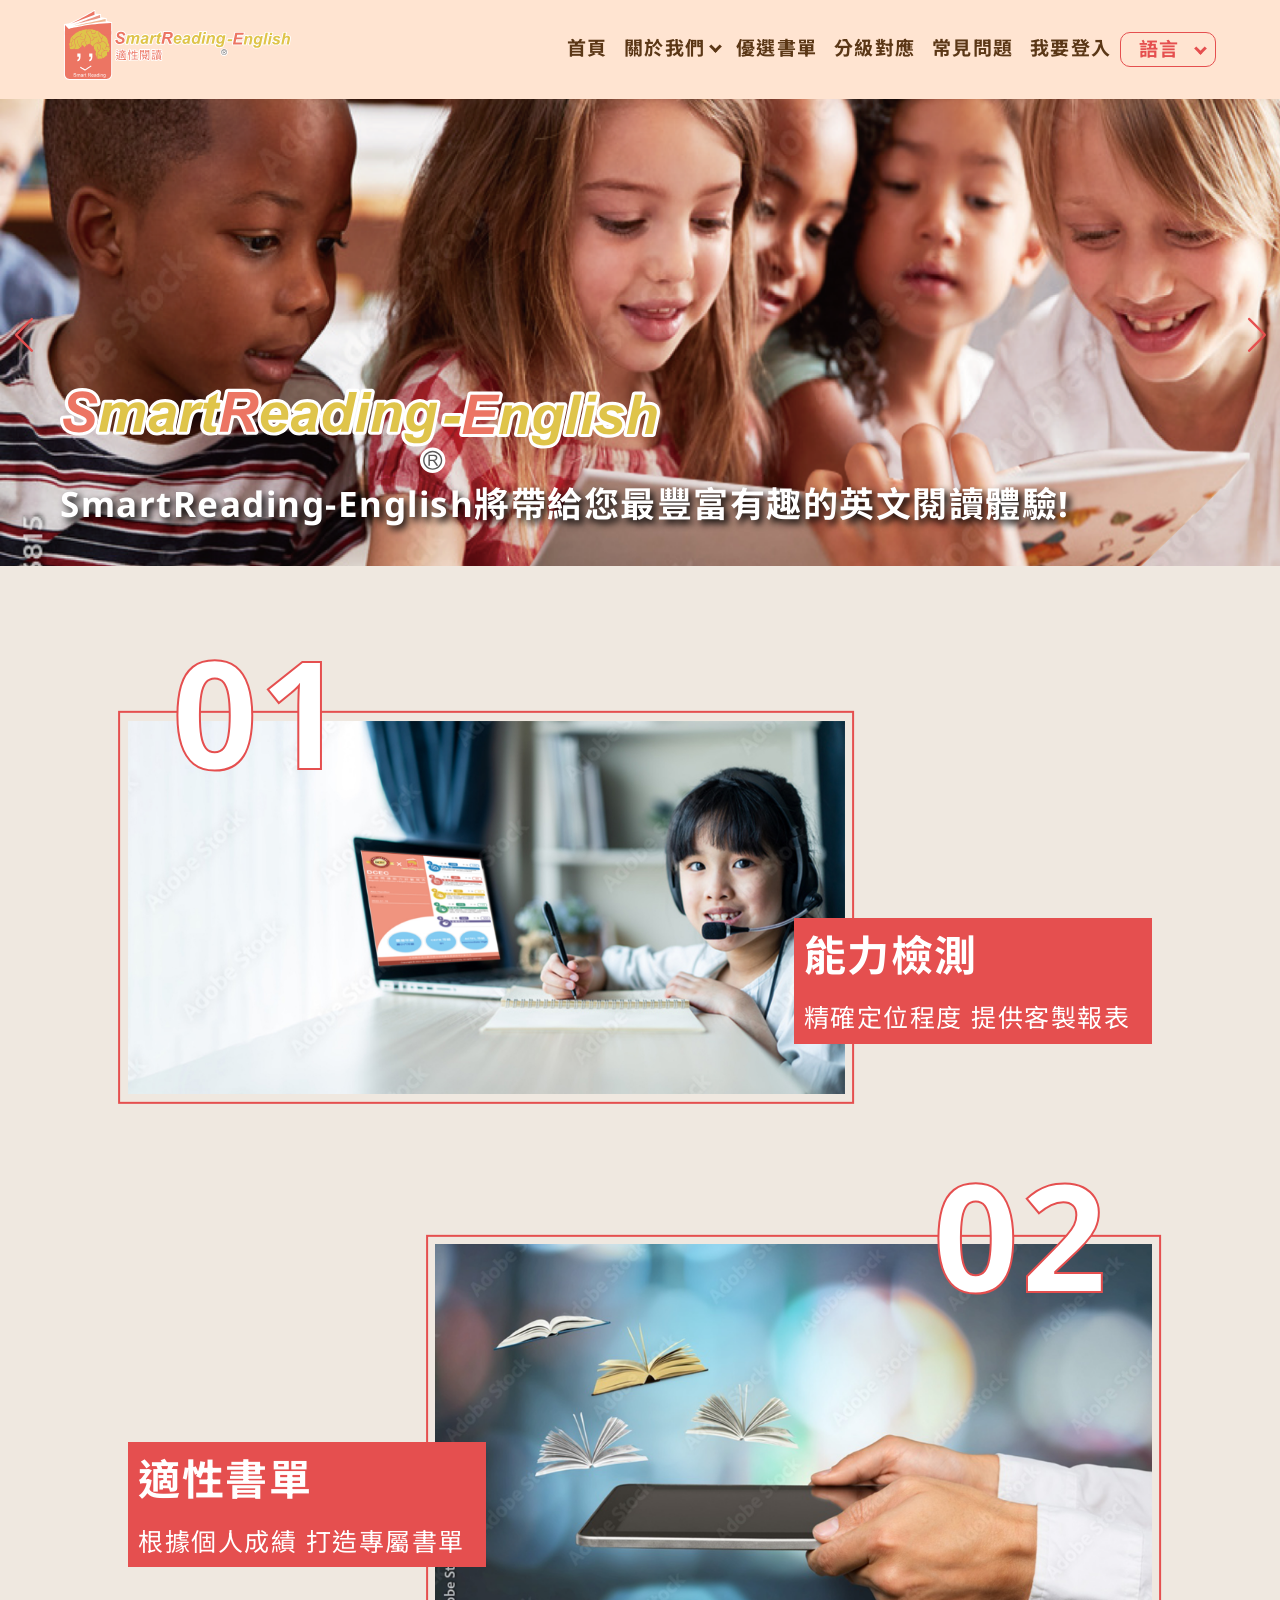
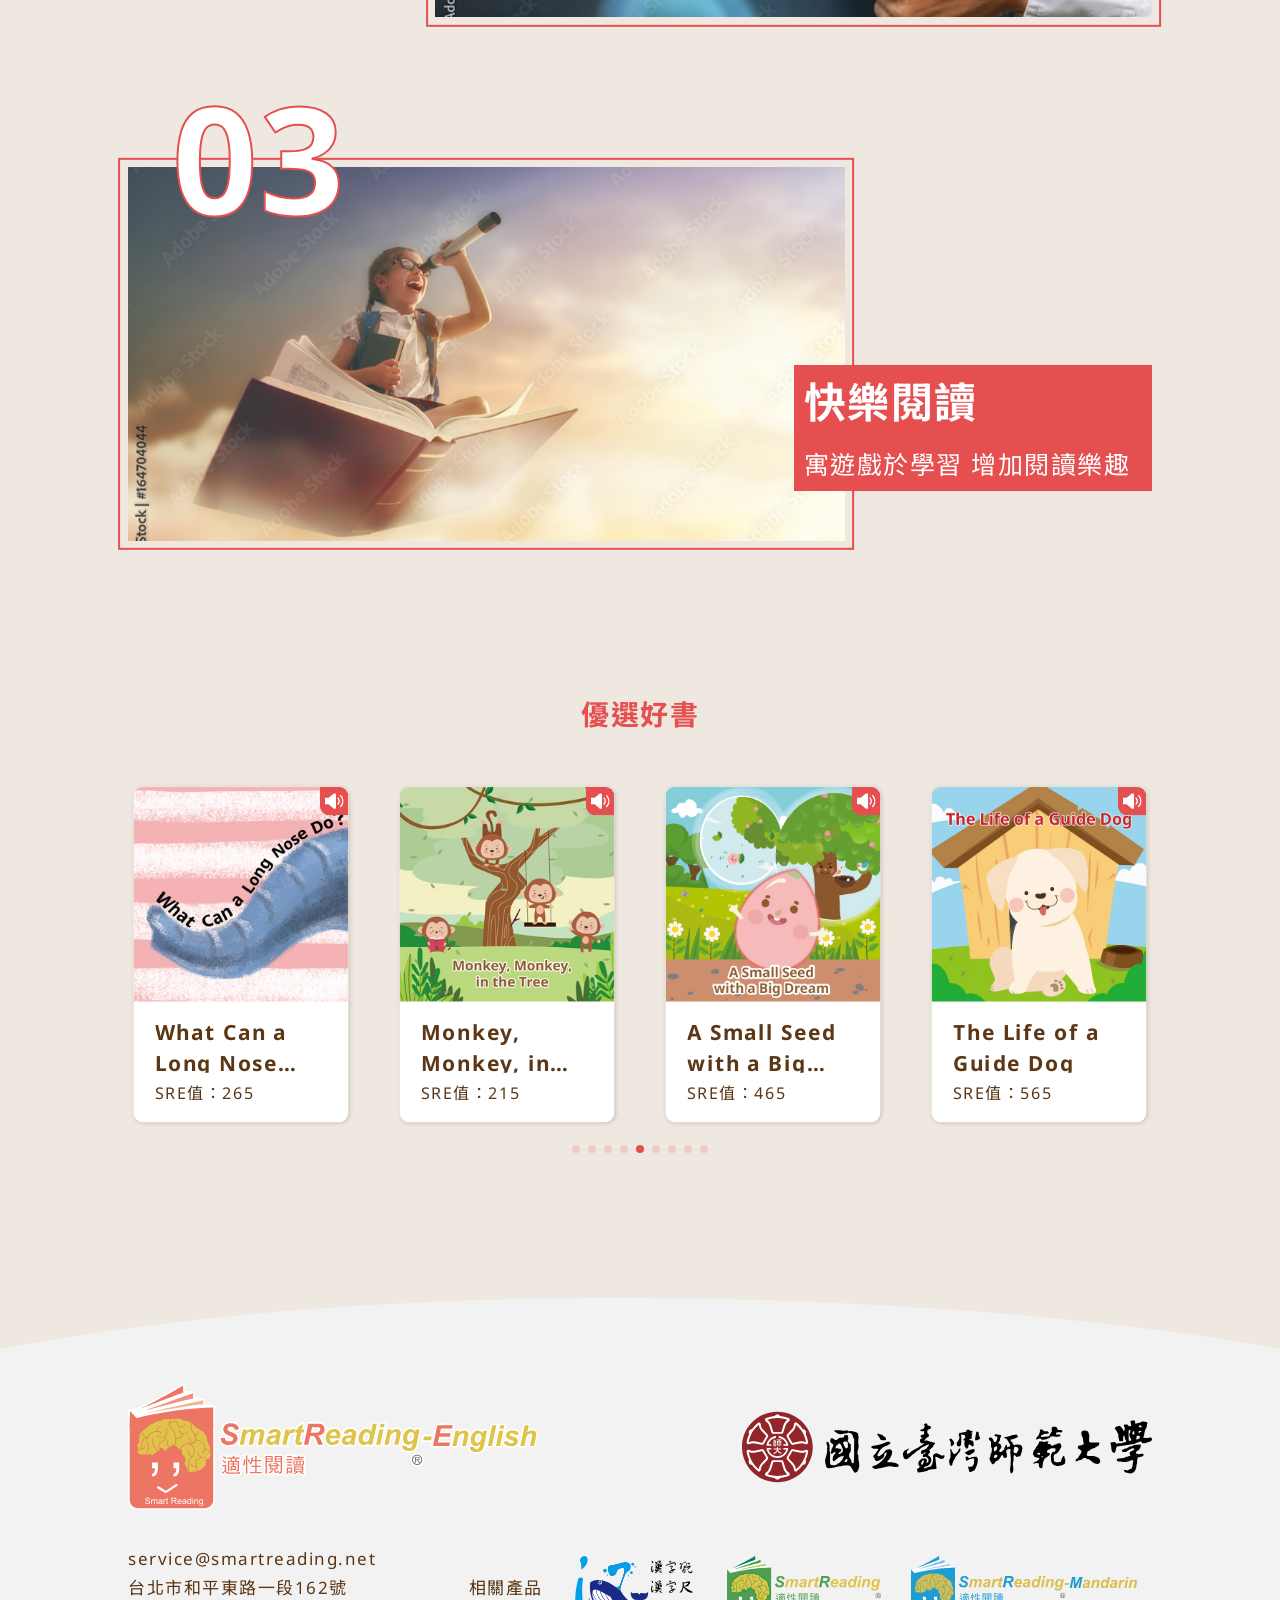
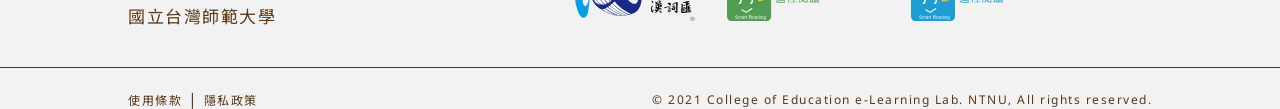
<file: index.html>
<!DOCTYPE html>
<html lang="zh-Hant-TW">

<head>
    <meta charset="UTF-8">
    <meta http-equiv="X-UA-Compatible" content="IE=edge">
    <meta name="viewport" content="width=device-width, initial-scale=1.0">
    <meta name="description"
        content="SRE(SmartReading-English)是提供臺灣等英語學習者閱讀英語讀本的學習平臺。SRE透過閱讀能力檢測對學習者進行英語閱讀能力評估後，再運用AI技術將學習者的英語閱讀程度和文本難度進行適性配對，並推薦適合學習者閱讀能力的英語讀本，增加學習者對英語閱讀的樂趣。當學習者閱讀文本後，可透過讀後測驗，了解自己對文本的理解程度。" />
    <title>SmartReading-English</title>
    <link rel="shortcut icon" type="image/x-icon" href="image/favicon.ico">

    <!-- this page widgets CSS -->
    <!-- modal -->
    <link rel="stylesheet" href="css/jquery.modal.min.css" />
    <!-- swiper -->
    <link rel="stylesheet" href="css/swiper-bundle.min.css" />

    <!-- my core CSS -->
    <link rel="stylesheet" type="text/css" href="css/SREstyles.css">
</head>

<body>
    <header class="header">
    </header>
    <div class="slide slide_index">
        <div class="swiper mySwiper_slide">
            <div class="swiper-wrapper">
                <div class="swiper-slide">
                    <img src="image/photo/slide/slide_index_1.png" alt="">
                    <div class="slide_index_text">
                        <img src="image/logo/logo-text.svg" alt="">
                        <p>
                            SmartReading-English將帶給您最豐富有趣的英文閱讀體驗!
                        </p>
                    </div>
                </div>
                <div class="swiper-slide">
                    <img src="image/photo/slide/slide_index_1.png" alt="">
                    <div class="slide_index_text">
                        <img src="image/logo/logo-text.svg" alt="">
                        <p>
                            SmartReading-English offers you the most amazing English reading experience!
                        </p>
                    </div>
                </div>
                <div class="swiper-slide">
                    <img src="image/photo/slide/slide_index_2.png" alt="">
                    <div class="slide_index_text slide_index_2">
                        <img src="image/logo/logo-text.svg" alt="">
                        <p>
                            無論什麼英語程度，都能在SmartReading-English找到適合自己的英文書籍!
                        </p>
                    </div>

                </div>
                <div class="swiper-slide">
                    <img src="image/photo/slide/slide_index_2.png" alt="">
                    <div class="slide_index_text slide_index_2">
                        <img src="image/logo/logo-text.svg" alt="">
                        <p>
                            No matter what English level you are in, you can find yourself the most suitable books in
                            SmartReading-English.
                        </p>
                    </div>
                </div>
                <div class="swiper-slide">
                    <img src="image/photo/slide/slide_index_3.png" alt="">
                    <div class="slide_index_text slide_index_3">
                        <h4>
                            適性測驗X分級閱讀
                        </h4>
                        <p>
                            用精準的AI測驗結果引導您的快樂閱讀旅程
                        </p>
                        <img src="image/logo/logo-text.svg" alt="">
                    </div>
                </div>
                <div class="swiper-slide">
                    <img src="image/photo/slide/slide_index_3.png" alt="">
                    <div class="slide_index_text slide_index_3">
                        <h4>
                            Aptitude Test X Levelled Reading
                        </h4>
                        <p>
                            Guiding you through your magical reading journey by using accurate AI test results.
                        </p>
                        <img src="image/logo/logo-text.svg" alt="">
                    </div>
                </div>
            </div>
            <div class="swiper_slide_next"></div>
            <div class="swiper_slide_prev"></div>

        </div>
        <div class="main">
            <div class="three_item">
                <div class="project">
                    <div class="project_num">
                        01
                    </div>
                    <div class="project_img">
                        <img src="image/photo/index_1.png" alt="">
                    </div>
                    <div class="project_text">
                        <h4>能力檢測</h4>
                        <p>精確定位程度 提供客製報表</p>
                    </div>
                </div>
                <div class="project">
                    <div class="project_num">
                        02
                    </div>
                    <div class="project_img">
                        <img src="image/photo/index_2.png" alt="">
                    </div>
                    <div class="project_text">
                        <h4>適性書單</h4>
                        <p>根據個人成績 打造專屬書單</p>
                    </div>
                </div>
                <div class="project">
                    <div class="project_num">
                        03
                    </div>
                    <div class="project_img">
                        <img src="image/photo/index_3.png" alt="">
                    </div>
                    <div class="project_text">
                        <h4>快樂閱讀</h4>
                        <p>寓遊戲於學習 增加閱讀樂趣</p>
                    </div>
                </div>
            </div>
            <div class="best_book">
                <h3>優選好書</h3>
                <div class="swiper mySwiper">
                    <div class="swiper-wrapper">
                        <a href="#book_modal_1" rel="modal:open" class="swiper-slide">
                            <img src="image/index/book-1.jpg" alt="">
                            <div class="audio_icon" title="有聲書"></div>
                            <div class="book_content">
                                <h4>What Can a Long Nose Do?</h4>
                                <div class="value">
                                    <p>SRE值：265</p>
                                </div>
                            </div>
                        </a>

                        <a href="#book_modal_2" rel="modal:open" class="swiper-slide">
                            <img src="image/index/book-2.jpg" alt="">
                            <div class="audio_icon" title="有聲書"></div>
                            <div class="book_content">
                                <h4>Monkey, Monkey, in the Tree</h4>
                                <div class="value">
                                    <p>SRE值：215</p>
                                </div>
                            </div>
                        </a>

                        <a href="#book_modal_3" rel="modal:open" class="swiper-slide">
                            <img src="image/index/book-3.jpg" alt="">
                            <div class="audio_icon" title="有聲書"></div>
                            <div class="book_content">
                                <h4>A Small Seed with a Big Dream</h4>
                                <div class="value">
                                    <p>SRE值：465</p>
                                </div>
                            </div>
                        </a>

                        <a href="#book_modal_4" rel="modal:open" class="swiper-slide">
                            <img src="image/index/book-4.jpg" alt="">
                            <div class="audio_icon" title="有聲書"></div>
                            <div class="book_content">
                                <h4>The Life of a Guide Dog</h4>
                                <div class="value">
                                    <p>SRE值：565</p>
                                </div>
                            </div>
                        </a>

                        <!-- 第一本書彈跳視窗開始 -->
                        <div id="book_modal_1" class="modal book_information_modal">
                            <div class="book_introduction">
                                <div class="book_introduction_left">
                                    <div class="modal_book_img" title="What Can a Long Nose Do?">
                                        <img src="image/index/book-1.jpg" alt="">
                                        <div class="audio_icon" title="有聲書"></div>
                                    </div>

                                    <div class="book_introduction_top_border">
                                        <img src="image/svg/ticket_modal_top.svg" alt="">
                                    </div>

                                </div>

                                <div class="book_introduction_right">
                                    <div class="introduction_content">
                                        <div class="introduction_item">
                                            <div class="item introduction">
                                                <p><span>書名：</span><span>What Can a Long Nose Do?</span></p>
                                                <p><span>書名：</span><span>What Can a Long Nose Do?</span></p>
                                                <p><span>書名：</span><span>What Can a Long Nose Do?</span></p>
                                                <p><span>書名：</span><span>What Can a Long Nose Do?</span></p>
                                                <p><span>書名：</span><span>What Can a Long Nose Do?</span></p>
                                                <p><span>書名：</span><span>What Can a Long Nose Do?</span></p>
                                                <p><span>書名：</span><span>What Can a Long Nose Do?</span></p>
                                                <p><span>書名：</span><span>What Can a Long Nose Do?</span></p>
                                                <p><span>書名：</span><span>What Can a Long Nose Do?</span></p>
                                                <p><span>書名：</span><span>What Can a Long Nose Do?</span></p>
                                                <p><span>書名：</span><span>What Can a Long Nose Do?</span></p>
                                                <p><span>書名：</span><span>What Can a Long Nose Do?</span></p>
                                                <p><span>書名：</span><span>What Can a Long Nose Do?</span></p>
                                                <p><span>書名：</span><span>What Can a Long Nose Do?</span></p>
                                                <p><span>書名：</span><span>What Can a Long Nose Do?</span></p>
                                                <p><span>SRE值：</span><span>265</span></p>
                                                <p><span>CEFR：</span><span>A1</span></p>
                                                <p><span>台灣年級：</span><span>四年級</span></p>
                                            </div>

                                            <div class="modal_book_button">
                                                <a href="sreadingbookdemo.aspx?b=1&lang=zh-TW">我要閱讀</a>
                                            </div>

                                        </div>
                                    </div>

                                    <div class="book_introduction_left_border">
                                        <img src="image/svg/ticket_modal_right.svg" alt="">
                                    </div>
                                    <div class="book_introduction_right_border">
                                        <img src="image/svg/ticket_modal_right.svg" alt="">
                                    </div>
                                    <div class="book_introduction_bottom_border">
                                        <img src="image/svg/ticket_modal_top.svg" alt="">
                                    </div>
                                </div>



                            </div>

                            <div class="modal_wave_line modal_wave_line_left">
                                <div class="modal_wave_line_internal">
                                </div>
                            </div>

                            <div class="modal_wave_line modal_wave_line_right">
                                <div class="modal_wave_line_internal">
                                </div>
                            </div>
                        </div>
                        <!-- 第一本書彈跳視窗結束 -->

                        <!-- 第二本書彈跳視窗開始 -->
                        <div id="book_modal_2" class="modal book_information_modal">
                            <div class="book_introduction">
                                <div class="book_introduction_left">
                                    <div class="modal_book_img" title="Monkey, Monkey, in the Tree">
                                        <img src="image/index/book-2.jpg" alt="">
                                        <div class="audio_icon" title="有聲書"></div>
                                    </div>

                                    <div class="book_introduction_top_border">
                                        <img src="image/svg/ticket_modal_top.svg" alt="">
                                    </div>
                                </div>

                                <div class="book_introduction_right">
                                    <div class="introduction_content">
                                        <div class="introduction_item">
                                            <div class="item introduction">
                                                <p><span>書名：</span><span>Monkey, Monkey, in the Tree</span></p>
                                                <p><span>SRE值：</span><span>215</span></p>
                                                <p><span>CEFR：</span><span>A1</span></p>
                                                <p><span>台灣年級：</span><span>三年級</span></p>
                                            </div>

                                            <div class="modal_book_button">
                                                <a href="sreadingbookdemo.aspx?b=1&lang=zh-TW">我要閱讀</a>
                                            </div>

                                        </div>
                                    </div>

                                    <div class="book_introduction_left_border">
                                        <img src="image/svg/ticket_modal_right.svg" alt="">
                                    </div>
                                    <div class="book_introduction_right_border">
                                        <img src="image/svg/ticket_modal_right.svg" alt="">
                                    </div>
                                    <div class="book_introduction_bottom_border">
                                        <img src="image/svg/ticket_modal_top.svg" alt="">
                                    </div>
                                </div>
                            </div>

                            <div class="modal_wave_line modal_wave_line_left">
                                <div class="modal_wave_line_internal">
                                </div>
                            </div>

                            <div class="modal_wave_line modal_wave_line_right">
                                <div class="modal_wave_line_internal">
                                </div>
                            </div>
                        </div>
                        <!-- 第二本書彈跳視窗結束 -->

                        <!-- 第三本書彈跳視窗開始 -->
                        <div id="book_modal_3" class="modal book_information_modal">
                            <div class="book_introduction">
                                <div class="book_introduction_left">
                                    <div class="modal_book_img" title="A Small Seed with a Big Dream">
                                        <img src="image/index/book-3.jpg" alt="">
                                        <div class="audio_icon" title="有聲書"></div>
                                    </div>

                                    <div class="book_introduction_top_border">
                                        <img src="image/svg/ticket_modal_top.svg" alt="">
                                    </div>
                                </div>

                                <div class="book_introduction_right">
                                    <div class="introduction_content">
                                        <div class="introduction_item">
                                            <div class="item introduction">
                                                <p><span>書名：</span><span>A Small Seed with a Big Dream</span></p>
                                                <p><span>SRE值：</span><span>465</span></p>
                                                <p><span>CEFR：</span><span>B1</span></p>
                                                <p><span>台灣年級：</span><span>三年級</span></p>
                                            </div>

                                            <div class="modal_book_button">
                                                <a href="sreadingbookdemo.aspx?b=1&lang=zh-TW">我要閱讀</a>
                                            </div>

                                        </div>
                                    </div>

                                    <div class="book_introduction_left_border">
                                        <img src="image/svg/ticket_modal_right.svg" alt="">
                                    </div>
                                    <div class="book_introduction_right_border">
                                        <img src="image/svg/ticket_modal_right.svg" alt="">
                                    </div>
                                    <div class="book_introduction_bottom_border">
                                        <img src="image/svg/ticket_modal_top.svg" alt="">
                                    </div>
                                </div>
                            </div>

                            <div class="modal_wave_line modal_wave_line_left">
                                <div class="modal_wave_line_internal">
                                </div>
                            </div>

                            <div class="modal_wave_line modal_wave_line_right">
                                <div class="modal_wave_line_internal">
                                </div>
                            </div>
                        </div>
                        <!-- 第三本書彈跳視窗結束 -->

                        <!-- 第四本書彈跳視窗開始 -->
                        <div id="book_modal_4" class="modal book_information_modal">
                            <div class="book_introduction">
                                <div class="book_introduction_left">
                                    <div class="modal_book_img" title="A Small Seed with a Big Dream">
                                        <img src="image/index/book-4.jpg" alt="">
                                        <div class="audio_icon" title="有聲書"></div>
                                    </div>

                                    <div class="book_introduction_top_border">
                                        <img src="image/svg/ticket_modal_top.svg" alt="">
                                    </div>
                                </div>

                                <div class="book_introduction_right">
                                    <div class="introduction_content">
                                        <div class="introduction_item">
                                            <div class="item introduction">
                                                <p><span>書名：</span><span>The Life of a Guide Dog</span></p>
                                                <p><span>SRE值：</span><span>565</span></p>
                                                <p><span>CEFR：</span><span>B2</span></p>
                                                <p><span>台灣年級：</span><span>七年級</span></p>
                                            </div>

                                            <div class="modal_book_button">
                                                <a href="sreadingbookdemo.aspx?b=1&lang=zh-TW">我要閱讀</a>
                                            </div>

                                        </div>
                                    </div>

                                    <div class="book_introduction_left_border">
                                        <img src="image/svg/ticket_modal_right.svg" alt="">
                                    </div>
                                    <div class="book_introduction_right_border">
                                        <img src="image/svg/ticket_modal_right.svg" alt="">
                                    </div>
                                    <div class="book_introduction_bottom_border">
                                        <img src="image/svg/ticket_modal_top.svg" alt="">
                                    </div>
                                </div>
                            </div>

                            <div class="modal_wave_line modal_wave_line_left">
                                <div class="modal_wave_line_internal">
                                </div>
                            </div>

                            <div class="modal_wave_line modal_wave_line_right">
                                <div class="modal_wave_line_internal">
                                </div>
                            </div>
                        </div>
                        <!-- 第四本書彈跳視窗結束 -->

                    </div>
                </div>
                <div class="swiper-pagination"></div>
            </div>
        </div>
        <!-- footer弧線 -->
        <svg version="1.1" class="footer_top_bg" xmlns="http://www.w3.org/2000/svg"
            xmlns:xlink="http://www.w3.org/1999/xlink" x="0px" y="0px" viewBox="0 0 1920 76.5"
            style="enable-background:new 0 0 1920 76.5;" xml:space="preserve">
            <path d="M0,76.5C273,26.4,580.3-2.2,963.2,0c356.2,2.1,697.6,29,956.8,76.5" />
        </svg>
        <footer>
        </footer>
        <script src="js/jquery-3.5.1.min.js"></script>
        <script src="js/all.js"></script>

        <!-- this page widgets JS -->
        <!-- modal -->
        <script src="js/jquery.modal.min.js"></script>
        <!-- swiper -->
        <script src="js/swiper-bundle.min.js"></script>
        <!-- isotope -->
        <script src="js/isotope.pkgd.min.js"></script>

        <script>
            $(document).ready(function () {
                $('header').load('header.html', function () {});
                $('footer').load('footer.html', function () {});
            });
        </script>

        <script>
            var swiper = new Swiper(".mySwiper", {

                autoplay: true,
                spaceBetween: 40,
                loop: true,
                pagination: {
                    el: ".swiper-pagination",
                    clickable: true,
                },
                navigation: {
                    nextEl: '.swiper-button-next',
                    prevEl: '.swiper-button-prev',
                },
                scrollbar: {
                    el: ".swiper-scrollbar",
                    draggable: true,
                },
                breakpoints: {
                    // when window width is >= 320px
                    320: {
                        slidesPerView: 2,
                    },
                    768: {
                        slidesPerView: 3,
                    },
                    1024: {
                        slidesPerView: 4,
                        loop: false,
                    }
                }
            });
        </script>
        <script>
            var swiper_slide = new Swiper(".mySwiper_slide", {

                loop: true,
                navigation: true,
                autoplay: {
                    delay: 8000,
                    disableOnInteraction: false
                },
                navigation: {
                    nextEl: '.swiper_slide_next',
                    prevEl: '.swiper_slide_prev',
                },
                scrollbar: {
                    el: ".swiper-scrollbar",
                    draggable: true,
                },

            });
        </script>
</body>

</html>
</file>
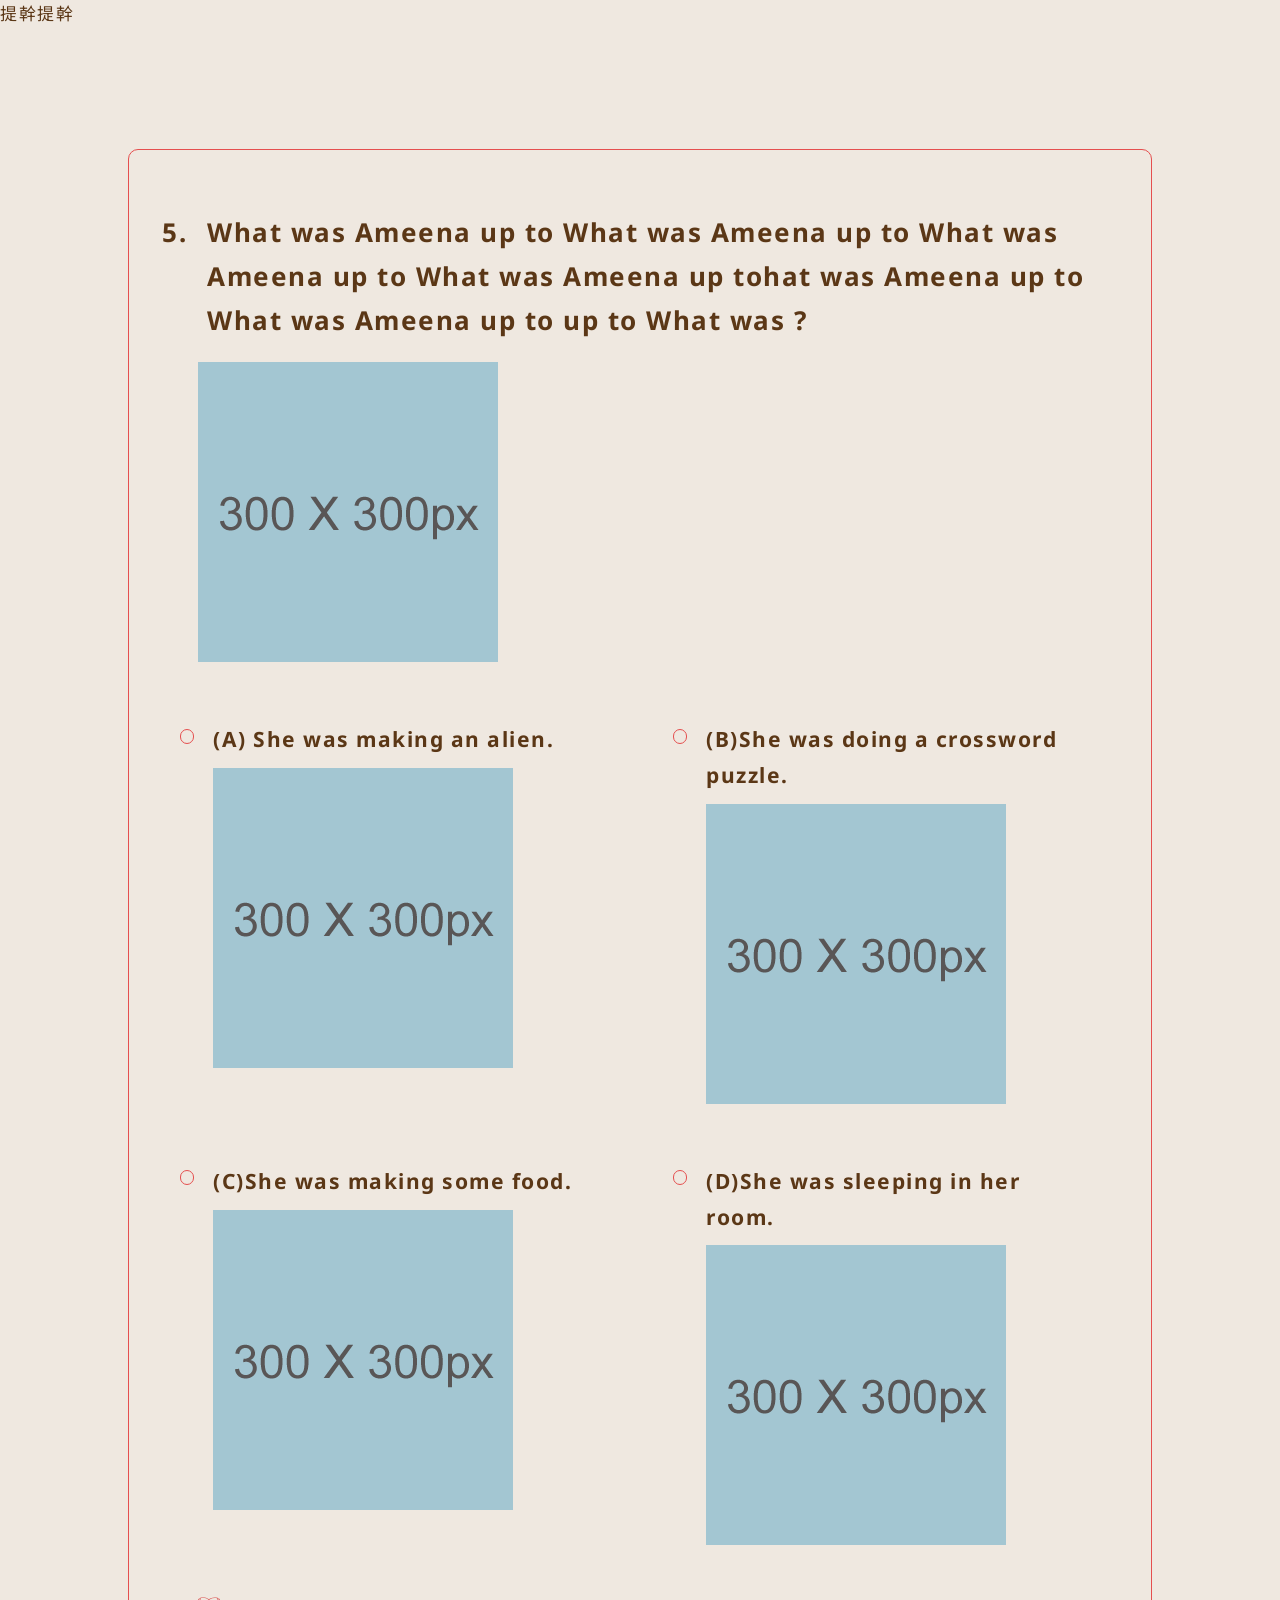
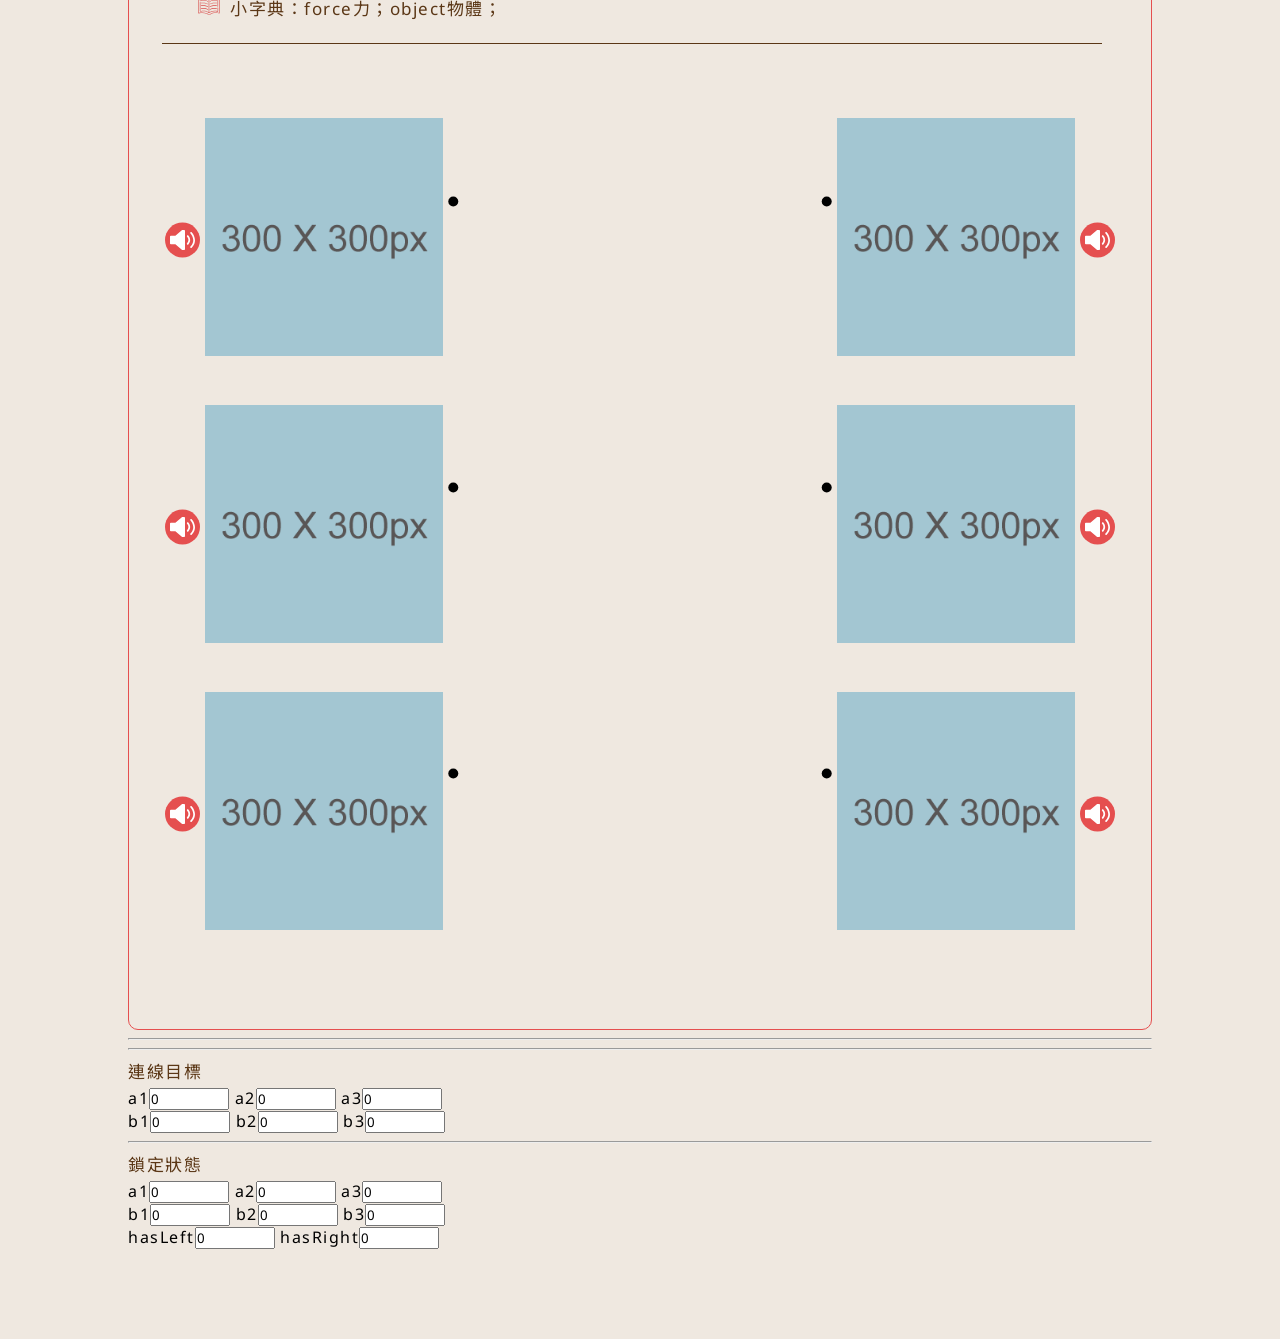
<file: 0311-test.html>
<!DOCTYPE html>

<html xmlns="http://www.w3.org/1999/xhtml">

<head>
  <meta http-equiv="Content-Type" content="text/html; charset=utf-8" />


  <link rel="stylesheet" type="text/css" href="css/style.css">

  <script src="js/jquery-3.5.1.min.js"></script>

</head>

<body>
  <form method="post" action="./endreadingtest.aspx" id="form1">
    <div class="aspNetHidden">
      <input type="hidden" name="__VIEWSTATE" id="__VIEWSTATE"
        value="/wEPDwULLTE0NjM2Nzk2NDRkZGAsyrbqh9vFdlz3YsYwB65yeX+leixPyiHAVtaTdGBd" />
    </div>

    <div class="aspNetHidden">

      <input type="hidden" name="__VIEWSTATEGENERATOR" id="__VIEWSTATEGENERATOR" value="2B9EE679" />
      <input type="hidden" name="__EVENTVALIDATION" id="__EVENTVALIDATION"
        value="/wEdAA/Y46R3u4Cf/VUL7ZH/rY+ejX9nx7p6THPM5i5K0z8IVsmEDZdmQNfkgeoT2eWXNeF2o7W8qMITGUtQlQhkEbVQG5hzz0tZuY2DiZMam6Zg/YCZAax2cV4MuMHsc+jOewAtqUaaZTCDZCbKcrSTJBC5Xpesd4m73pvrJwReeGD/hU+fuSpGFudIzSqoXkqtp4zgh5dOhBzets1dBMNTuvampKbJnaPk5JC/ky2fq8J86E0TTjJQKPeopRvGfX50XLUY3nqm3ZThfg0rGQIRgBNLtXvTEJJ09OEuTfWiuhh4O3CI1LvBrahXNCtMkw12XEJytCHY2//5nyBlgvHxuaCyQKNYdpeoRvvF+PPjO2HEMQ==" />
    </div>

      


    <p>提幹提幹</p>
    <div class="main test">
      <div class="answer_area">

        <!-- 題目有圖/選項有圖開始 -->
        <div class="form test_form">
          <fieldset>
            <legend>
              <h4 class="topic">
                <span class="topic_number">5.</span>
                <span class="topic_text">What was Ameena up to What was Ameena up to What was Ameena up to What was
                  Ameena up tohat was Ameena up to What was Ameena up to up to What was ?</span>
              </h4>
              <img src="image/photo/test/300.png" alt="">
            </legend>
            <div class="answer_list answer_picture">
              <input type="radio" id="q5_answer_1" name="question_5">
              <label for="q5_answer_1" class="img_answer">
                (A) She was making an alien.
                <img src="image/photo/test/300.png" alt="">
              </label>
            </div>
            <div class="answer_list answer_picture">
              <input type="radio" id="q5_answer_2" name="question_5">
              <label for="q5_answer_2" class="img_answer">
                (B)She was doing a crossword puzzle.
                <img src="image/photo/test/300.png" alt="">
              </label>
            </div>
            <div class="answer_list answer_picture">
              <input type="radio" id="q5_answer_3" name="question_5">
              <label for="q5_answer_3" class="img_answer">
                (C)She was making some food.
                <img src="image/photo/test/300.png" alt="">

              </label>
            </div>
            <div class="answer_list answer_picture">
              <input type="radio" id="q5_answer_4" name="question_5">
              <label for="q5_answer_4" class="img_answer">
                (D)She was sleeping in her room.
                <img src="image/photo/test/300.png" alt="">
              </label>
            </div>
          </fieldset>
          <div class="dictionary">
            <img src="image/svg/try.svg" alt="">
            <p><span>小字典：</span><span>force力；object物體；</span></p>
          </div>
        </div>

        <!-- 題目有圖/選項有圖結束 -->
        <div class="connect_area">
          <table class="connect">

            <tr>
              <td>
                <img src="image/photo/test/300.png" id="aa1">
                <div class="test_audio_icon left_sound">
                  <img src="image/svg/sound.svg" alt="">
                </div>
              </td>
              <td></td>
              <td>
                <img src="image/photo/test/300.png" id="bb1">
                <div class="test_audio_icon right_sound">
                  <img src="image/svg/sound.svg" alt="">
                </div>
              </td>
            </tr>
            <tr>
              <td>
                <img src="image/photo/test/300.png" id="aa2">
                <div class="test_audio_icon left_sound">
                  <img src="image/svg/sound.svg" alt="">
                </div>
              </td>
              <td></td>
              <td>
                <img src="image/photo/test/300.png" id="bb2">
                <div class="test_audio_icon right_sound">
                  <img src="image/svg/sound.svg" alt="">
                </div>
              </td>
            </tr>
            <tr>
              <td>
                <img src="image/photo/test/300.png" id="aa3">
                <div class="test_audio_icon left_sound">
                  <img src="image/svg/sound.svg" alt="">
                </div>
              </td>
              <td></td>
              <td>
                <img src="image/photo/test/300.png" id="bb3">
                <div class="test_audio_icon right_sound">
                  <img src="image/svg/sound.svg" alt="">
                </div>
              </td>
            </tr>

          </table>
        </div>
      </div>
      
      <hr />
      <hr />
      <p>連線目標</p>
      a1<input name="Taa1" type="text" value="0" id="Taa1" style="width:80px;" />
      a2<input name="Taa2" type="text" value="0" id="Taa2" style="width:80px;" />
      a3<input name="Taa3" type="text" value="0" id="Taa3" style="width:80px;" />
  
      <br />
      b1<input name="Tbb1" type="text" value="0" id="Tbb1" style="width:80px;" />
      b2<input name="Tbb2" type="text" value="0" id="Tbb2" style="width:80px;" />
      b3<input name="Tbb3" type="text" value="0" id="Tbb3" style="width:80px;" />
  
      <hr />
      <p>鎖定狀態</p>
      a1<input name="Laa1" type="text" value="0" id="Laa1" style="width:80px;" />
      a2<input name="Laa2" type="text" value="0" id="Laa2" style="width:80px;" />
      a3<input name="Laa3" type="text" value="0" id="Laa3" style="width:80px;" />
  
      <br />
      b1<input name="Lbb1" type="text" value="0" id="Lbb1" style="width:80px;" />
      b2<input name="Lbb2" type="text" value="0" id="Lbb2" style="width:80px;" />
      b3<input name="Lbb3" type="text" value="0" id="Lbb3" style="width:80px;" />
  
      <br />
  
      hasLeft<input name="HsL" type="text" value="0" id="HsL" style="width:80px;" />
      hasRight<input name="HsR" type="text" value="0" id="HsR" style="width:80px;" />

    </div>

    <canvas id="myCanvas"></canvas>
    <canvas id="Can11 " width="1186" height="2113"></canvas>
    <canvas id="Can12 " width="1186" height="2113"></canvas>
    <canvas id="Can13 " width="1186" height="2113"></canvas>
    <canvas id="Can21 " width="1186" height="2113"></canvas>
    <canvas id="Can22 " width="1186" height="2113"></canvas>
    <canvas id="Can23 " width="1186" height="2113"></canvas>
    <canvas id="Can31 " width="1186" height="2113"></canvas>
    <canvas id="Can32 " width="1186" height="2113"></canvas>
    <canvas id="Can33 " width="1186" height="2113"></canvas>


  </form>

  <script type="text/javascript">
    $(function () {
  
  
      //0 可選取 1選取中  2已鎖定
  
      drawpoint()
      drawallline()
      $("#aa1,#aa2,#aa3").click(function (e) {
  
        if ($("#HsL").val() != "0" && $("#HsL").val() != this.id.substr(2, 1)) {
          //console.log("同一邊重選");
          //改選
          if ($("#L" + this.id).val() != "2") {
            $("#Laa" + $("#HsL").val()).val('0');
            $("#L" + this.id).val("1");
            $("#HsL").val(this.id.substr(2, 1));
          }
        } else {
          if ($("#HsR").val() == "0") {
            //右邊沒有選取 只可以選左邊0可選取
            if ($("#L" + this.id).val() == "2") {
              //此項不可選 不進行動作
              //右邊改未選 取消左邊的鎖定
              $("#HsR").val($("#T" + this.id).val()); //右邊已選取 為此項原本的連線目標
              $("#Lbb" + $("#T" + this.id).val()).val("1"); //右邊連線目標 解除鎖定 為選取狀態
              $("#L" + this.id).val('0') //左邊為未選取
              $("#Tbb" + $("#T" + this.id).val()).val("0");
              $("#T" + this.id).val('0')
              $("#Can" + this.id.substr(2, 1) + $("#HsR").val()).fadeOut();
            } else if ($("#L" + this.id).val() == "1") {
              //取消選取
              $("#L" + this.id).val("0");
              $("#HsL").val("0");
            } else if ($("#L" + this.id).val() == "0") {
              //未選取狀態  標示選取
              $("#L" + this.id).val("1");
              $("#HsL").val(this.id.substr(2, 1));
            }
          } else {
            //右邊有選取 左邊選第二答案
            if ($("#L" + this.id).val() == "2") {
              //此項不可選 不進行動作
  
  
            } else if ($("#L" + this.id).val() == "1") {
              //已選取 但左邊理應未選 
              //$("#L" + this.id).val("0");
              //$("#HsL").val("0");
            } else if ($("#L" + this.id).val() == "0") {
              //未選取狀態  標示選取 開始連線
              $("#T" + this.id).val($("#HsR").val()); //儲存左邊目標
              $("#Tbb" + $("#HsR").val()).val(this.id.substr(2, 1)); //儲存右邊目標
  
  
              $("#L" + this.id).val("2");
              $("#Lbb" + $("#HsR").val()).val("2");
              $("#Can" + this.id.substr(2, 1) + $("#HsR").val()).show();
  
  
              $("#HsL").val("0");
              $("#HsR").val("0");
  
  
            }
  
          }
  
  
        }
  
  
  
  
  
  
  
  
        setborder()
  
      });
  
  
      $("#bb1,#bb2,#bb3").click(function (e) {
  
        if ($("#HsR").val() != "0" && $("#HsR").val() != this.id.substr(2, 1)) {
          //console.log("同一邊重選");
          //改選
          if ($("#L" + this.id).val() != "2") {
            $("#Lbb" + $("#HsR").val()).val('0');
            $("#L" + this.id).val("1");
            $("#HsR").val(this.id.substr(2, 1));
  
          }
  
        } else {
          if ($("#HsL").val() == "0") {
            if ($("#L" + this.id).val() == "2") {
              //此項不可選 不進行動作
              //左邊改未選 取消右邊的鎖定
              $("#HsL").val($("#T" + this.id).val()); //左邊已選取 為此項原本的連線目標
              $("#Laa" + $("#T" + this.id).val()).val("1"); //右邊連線目標 解除鎖定 為選取狀態
  
  
              $("#L" + this.id).val('0') //左邊為未選取
  
              $("#Taa" + $("#T" + this.id).val()).val("0");
              $("#T" + this.id).val('0')
  
  
  
              $("#Can" + $("#HsL").val() + this.id.substr(2, 1)).fadeOut();
  
            } else if ($("#L" + this.id).val() == "1") {
              //取消選取
              $("#L" + this.id).val("0");
              $("#HsR").val("0");
            } else if ($("#L" + this.id).val() == "0") {
              //未選取狀態  標示選取
              $("#L" + this.id).val("1");
              $("#HsR").val(this.id.substr(2, 1));
  
            }
  
  
  
          } else {
            //右邊有選取 左邊選第二答案
            if ($("#L" + this.id).val() == "2") {
              //此項不可選 不進行動作
  
  
            } else if ($("#L" + this.id).val() == "1") {
              //已選取 但左邊理應未選 
              //$("#L" + this.id).val("0");
              //$("#HsL").val("0");
            } else if ($("#L" + this.id).val() == "0") {
              //未選取狀態  標示選取 開始連線
  
              $("#T" + this.id).val($("#HsL").val()); //儲存右邊目標
              $("#Taa" + $("#HsL").val()).val(this.id.substr(2, 1)); //儲存左邊目標
  
              $("#L" + this.id).val("2");
              $("#Laa" + $("#HsL").val()).val("2");
              // drawline(this.id.substr(2, 1), $("#HsR").val());
              $("#Can" + $("#HsL").val() + this.id.substr(2, 1)).show();
  
  
              $("#HsL").val("0");
              $("#HsR").val("0");
  
  
            }
  
  
          }
  
        }
  
  
  
        setborder()
  
      });
  
  
  
  
  
      function setborder() {
  
        for (var i = 1; i <= 3; i++) {
  
  
          if ($("#Laa" + i).val() == "1") {
            $("#aa" + i).css("border", "3px solid red");
          } else if ($("#Laa" + i).val() == "2") {
            $("#aa" + i).css("border", "3px solid gray");
          } else {
            $("#aa" + i).css("border", "3px solid white");
          }
  
  
          if ($("#Lbb" + i).val() == "1") {
            $("#bb" + i).css("border", "3px solid red");
          } else if ($("#Lbb" + i).val() == "2") {
            $("#bb" + i).css("border", "3px solid gray");
          } else {
            $("#bb" + i).css("border", "3px solid white");
          }
  
        }
  
  
  
  
      }
  
  
      function drawline(a, b) {
  
        var aa = $("#aa" + a)
        var bb = $("#bb" + b)
  
        var canvas = document.getElementById("Can" + a + b);
        var context = canvas.getContext("2d");
  
  
        context.strokeStyle = 'gray';
        context.lineWidth = "2";
        context.beginPath();
  
        context.moveTo(aa.offset().left + 10 + aa.width(), aa.offset().top + aa.height() / 2);
        context.lineTo(bb.offset().left - 10, bb.offset().top + bb.height() / 2);
        context.closePath();
        context.stroke();
  
        // $("#Can" + a + b).hide(); 暫時註解
  
  
        //console.log(a);
        //console.log(b);
  
  
      }
  
  
      //畫點
      function drawpoint() {
  
        var canvas = document.getElementById("myCanvas");
        var context = canvas.getContext("2d");
        for (var i = 1; i <= 3; i++) {
  
          var aa = $("#aa" + i)
          context.beginPath();
          context.arc(aa.offset().left + aa.width() + 10, aa.offset().top + aa.height() / 2, 5, 0, 360, false);
          context.fill(); //畫實心圓
          context.closePath();
          var bb = $("#bb" + i)
          context.beginPath();
          context.arc(bb.offset().left - 10, bb.offset().top + bb.height() / 2, 5, 0, 360, false);
          context.fill(); //畫實心圓
          context.closePath();
  
        }
  
      }
  
      //預先畫線
      function drawallline() {
  
        drawline(1, 1);
        drawline(1, 2);
        drawline(1, 3);
        drawline(2, 1);
        drawline(2, 2);
        drawline(2, 3);
        drawline(3, 1);
        drawline(3, 2);
        drawline(3, 3);
  
  
      }
  
  
  
  
  
      $("#bb3").click(function (e) {
        //var canvas = document.getElementById("myCanvas");
        //var context = canvas.getContext("2d");
  
        //context.strokeStyle = '#0000ff';
        //context.lineWidth = "2";
        //context.beginPath();
        ////context.moveTo(153, 113);
        ////context.lineTo(491, 390);
        //context.moveTo(aa.offset().left + aa.width(), aa.offset().top + aa.height()/2 );
        //context.lineTo(bb.offset().left, bb.offset().top + aa.height() / 2);
        //context.closePath();
        //context.stroke();
  
  
        // console.log($("#myCanvas"));
  
      });
  
      $("#bb2").click(function (e) {
  
        //  $("#myCanvas").hide();
  
  
  
  
      });
  
      $("#bb1").click(function (e) {
  
        //  $("#myCanvas").show();
  
        //   drawline(1, 1);
  
      });
  
  
    });
  
    var testDiv = document.getElementsByClassName("test");
    var y = document.body.scrollHeight + testDiv[0].offsetTop;
    var x = $("body").width();
    const canvas = document.querySelector('#myCanvas');
  

    // resize canvas
    canvas.width = x;
    canvas.height = y;


    
  </script>



</body>



</html>
</file>
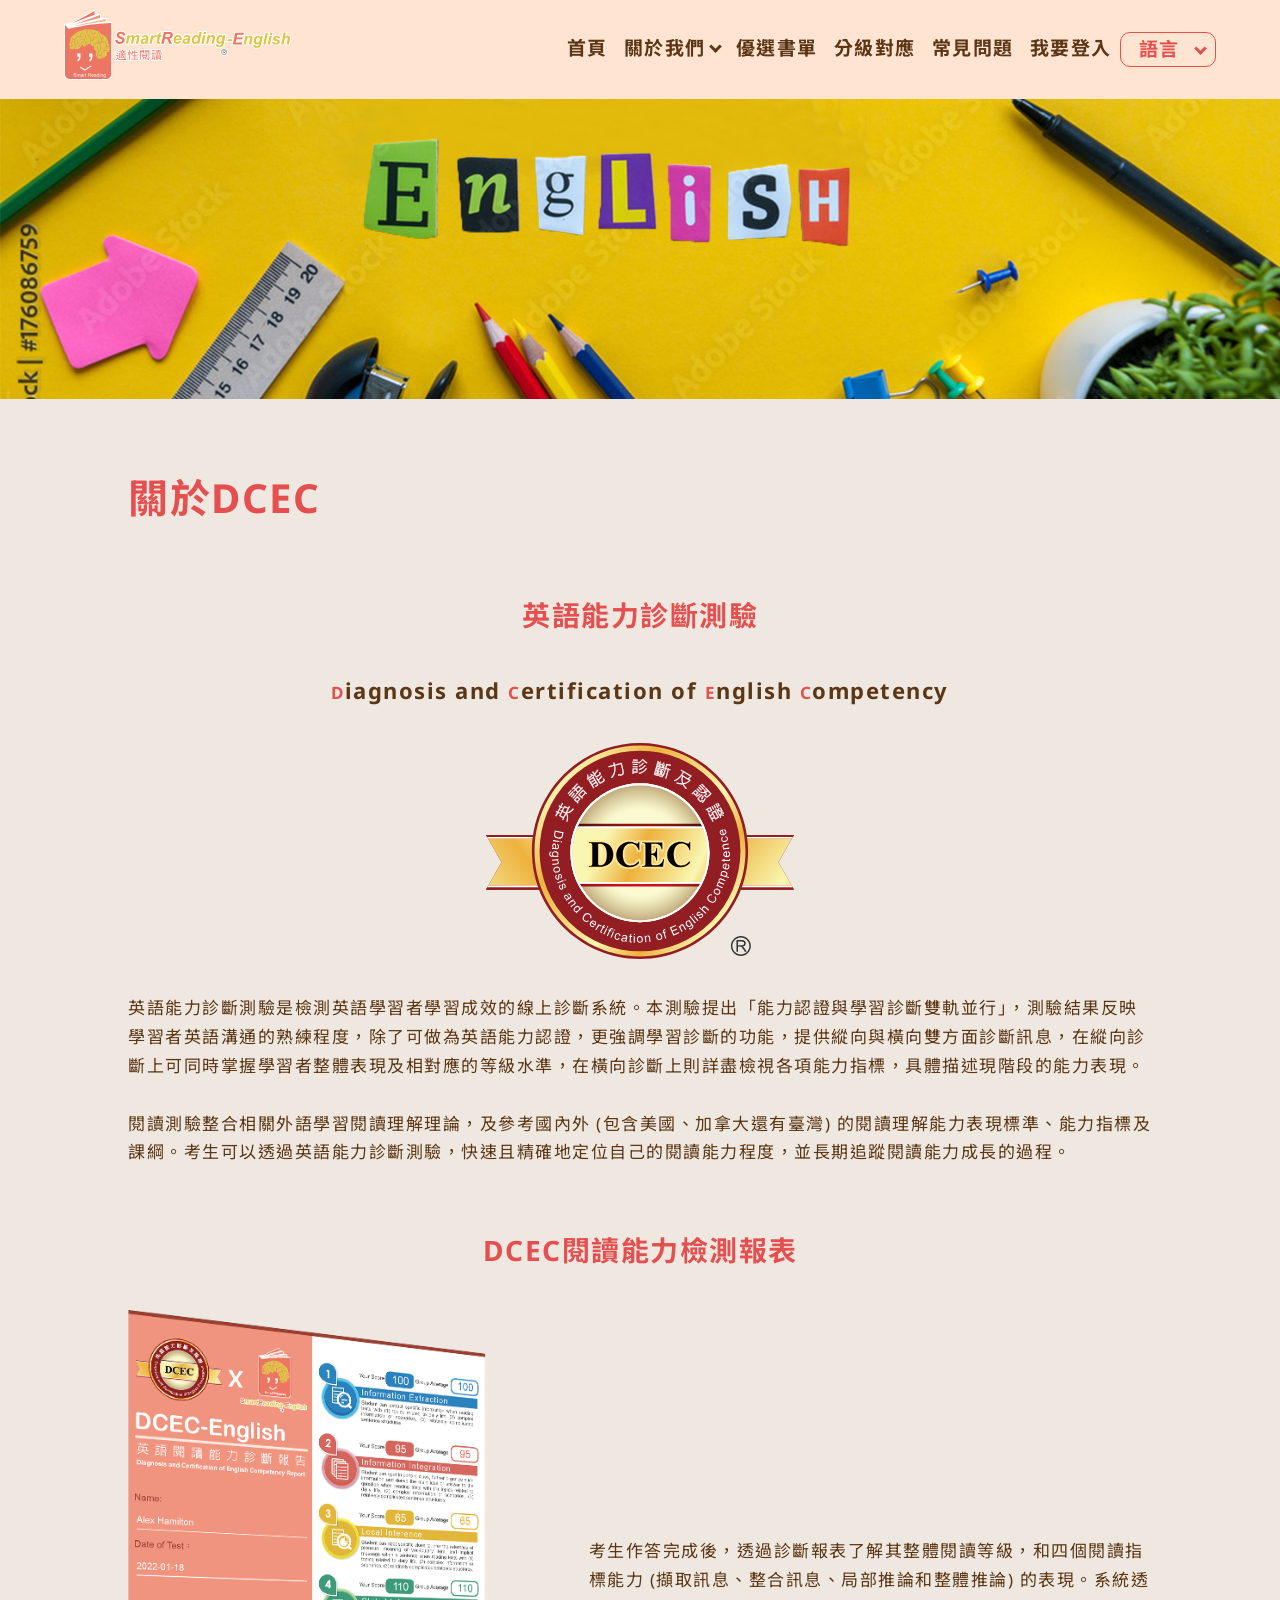
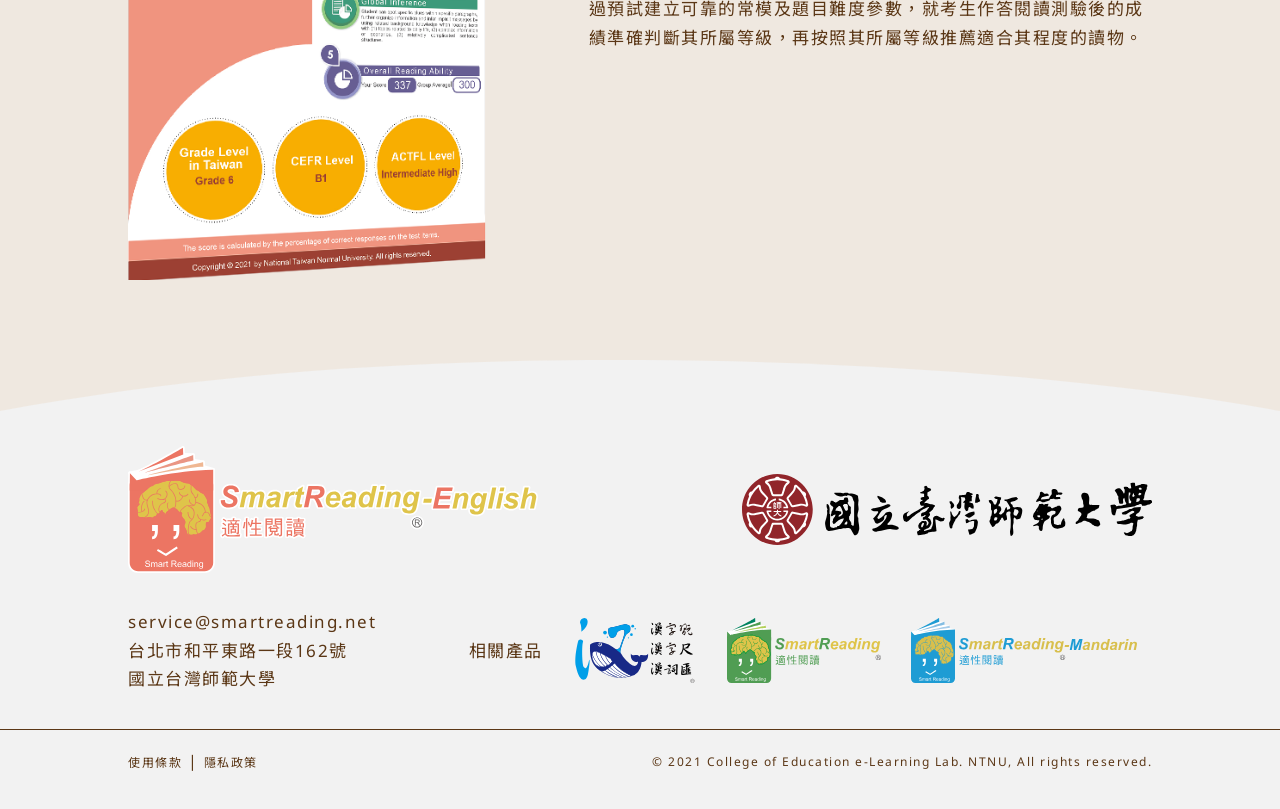
<file: about_dcec.html>
<!DOCTYPE html>
<html lang="zh-Hant-TW">

<head>
    <meta charset="UTF-8">
    <meta http-equiv="X-UA-Compatible" content="IE=edge">
    <meta name="viewport" content="width=device-width, initial-scale=1.0">
    <meta name="description"
        content="SRE(SmartReading-English)是提供臺灣等英語學習者閱讀英語讀本的學習平臺。SRE透過閱讀能力檢測對學習者進行英語閱讀能力評估後，再運用AI技術將學習者的英語閱讀程度和文本難度進行適性配對，並推薦適合學習者閱讀能力的英語讀本，增加學習者對英語閱讀的樂趣。當學習者閱讀文本後，可透過讀後測驗，了解自己對文本的理解程度。" />
    <title>SmartReading-English</title>
    <link rel="shortcut icon" type="image/x-icon" href="image/favicon.ico">

    <!-- this page widgets CSS -->

    <!-- my core CSS -->
    <link rel="stylesheet" type="text/css" href="css/SREstyles.css">
</head>

<body>
    <header class="header">
    </header>
    <div class="slide">
        <img src="image/photo/slide/slide_about_dcec.png" alt="">
    </div>
    <div class="main about_dcec">
        <div class="tittle">
            <h1>關於DCEC</h1>
        </div>
        <div class="diagnostic_test">
            <h3>英語能力診斷測驗</h3>
            <h4><span>D</span>iagnosis and <span>C</span>ertification of <span>E</span>nglish <span>C</span>ompetency
            </h4>
            <img src="image/logo/dcec.svg" alt="">
            <p>
                英語能力診斷測驗是檢測英語學習者學習成效的線上診斷系統。本測驗提出「能力認證與學習診斷雙軌並行」，測驗結果反映學習者英語溝通的熟練程度，除了可做為英語能力認證，更強調學習診斷的功能，提供縱向與橫向雙方面診斷訊息，在縱向診斷上可同時掌握學習者整體表現及相對應的等級水準，在橫向診斷上則詳盡檢視各項能力指標，具體描述現階段的能力表現。
                <br /><br />
                閱讀測驗整合相關外語學習閱讀理解理論，及參考國內外 (包含美國、加拿大還有臺灣)
                的閱讀理解能力表現標準、能力指標及課綱。考生可以透過英語能力診斷測驗，快速且精確地定位自己的閱讀能力程度，並長期追蹤閱讀能力成長的過程。
            </p>
        </div>
        <div class="detection_report">
            <h3>DCEC閱讀能力檢測報表</h3>
            <div class="report_content">
                <img src="image/photo/report.png" alt="">
                <div class="report_text">
                    <p>
                        考生作答完成後，透過診斷報表了解其整體閱讀等級，和四個閱讀指標能力 (擷取訊息、整合訊息、局部推論和整體推論)
                        的表現。系統透過預試建立可靠的常模及題目難度參數，就考生作答閱讀測驗後的成績準確判斷其所屬等級，再按照其所屬等級推薦適合其程度的讀物。
                    </p>
                </div>
            </div>
        </div>



    </div>
    <!-- footer弧線 -->
    <svg version="1.1" class="footer_top_bg" xmlns="http://www.w3.org/2000/svg"
        xmlns:xlink="http://www.w3.org/1999/xlink" x="0px" y="0px" viewBox="0 0 1920 76.5"
        style="enable-background:new 0 0 1920 76.5;" xml:space="preserve">
        <path d="M0,76.5C273,26.4,580.3-2.2,963.2,0c356.2,2.1,697.6,29,956.8,76.5" />
    </svg>
    <footer>
    </footer>
    <script src="js/jquery-3.5.1.min.js"></script>
    <script src="js/all.js"></script>

    <!-- this page widgets JS -->

    <script>
        $(document).ready(function () {
            $('header').load('header.html', function () {});
            $('footer').load('footer.html', function () {});
        });
    </script>

</body>

</html>
</file>
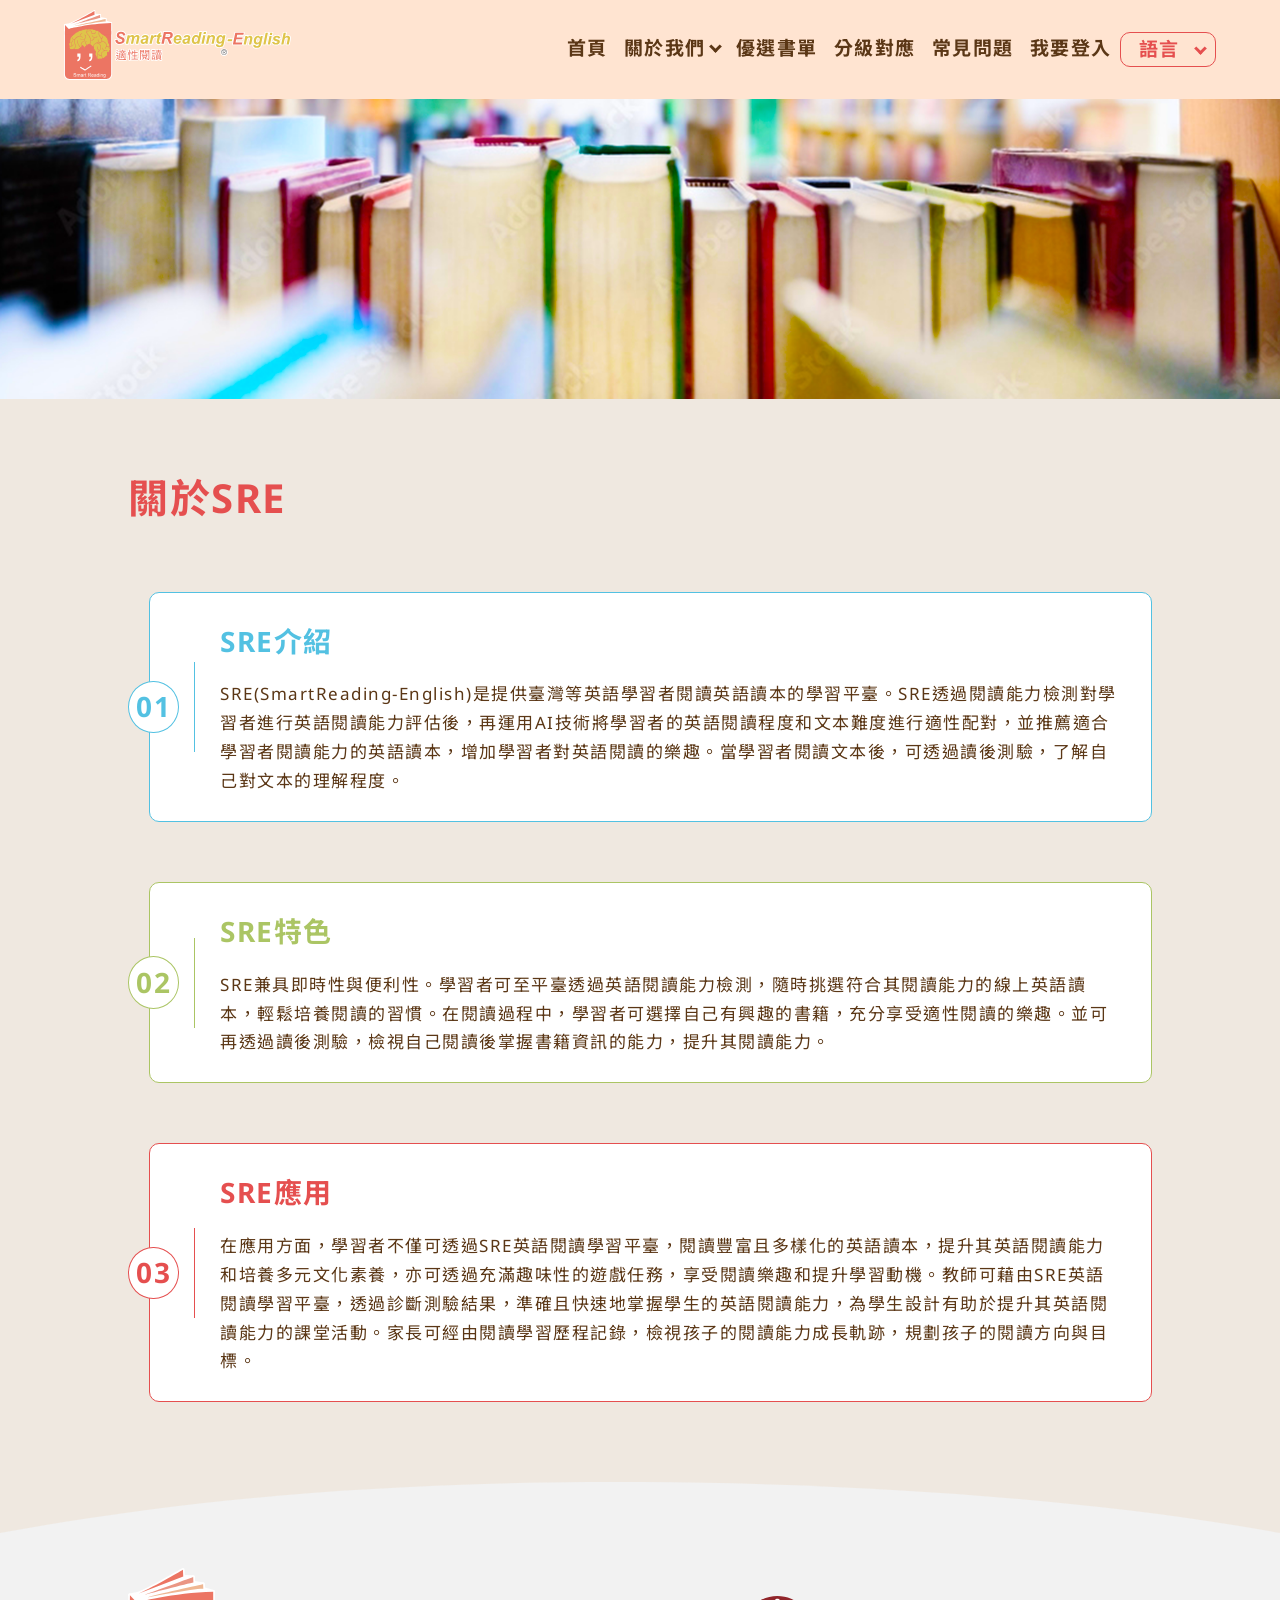
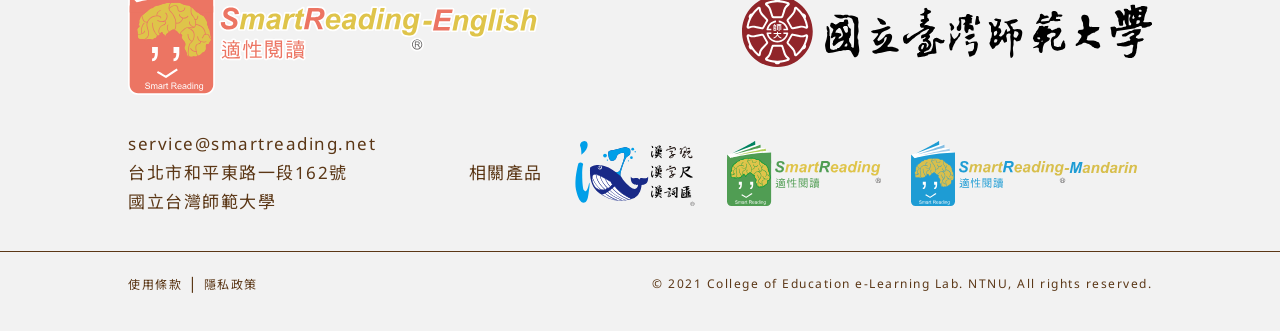
<file: about_sre.html>
<!DOCTYPE html>
<html lang="zh-Hant-TW">

<head>
    <meta charset="UTF-8">
    <meta http-equiv="X-UA-Compatible" content="IE=edge">
    <meta name="viewport" content="width=device-width, initial-scale=1.0">
    <meta name="description"
        content="SRE(SmartReading-English)是提供臺灣等英語學習者閱讀英語讀本的學習平臺。SRE透過閱讀能力檢測對學習者進行英語閱讀能力評估後，再運用AI技術將學習者的英語閱讀程度和文本難度進行適性配對，並推薦適合學習者閱讀能力的英語讀本，增加學習者對英語閱讀的樂趣。當學習者閱讀文本後，可透過讀後測驗，了解自己對文本的理解程度。" />
    <title>SmartReading-English</title>
    <link rel="shortcut icon" type="image/x-icon" href="image/favicon.ico">

    <!-- this page widgets CSS -->

    <!-- my core CSS -->
    <link rel="stylesheet" type="text/css" href="css/SREstyles.css">
</head>

<body>
    <header class="header">
    </header>
    <div class="slide">
        <img src="image/photo/slide/slide_about_sre.png" alt="">
    </div>
    <div class="main about_sre">
        <div class="tittle">
            <h1>關於SRE</h1>
        </div>
        <div class="item_introduction">
            <div class="sre_introduction">
                <div class="item_number">
                    <h3>01</h3>
                </div>
                <div class="item_content">
                    <h3>SRE介紹</h3>
                    <p>SRE(SmartReading-English)是提供臺灣等英語學習者閱讀英語讀本的學習平臺。SRE透過閱讀能力檢測對學習者進行英語閱讀能力評估後，再運用AI技術將學習者的英語閱讀程度和文本難度進行適性配對，並推薦適合學習者閱讀能力的英語讀本，增加學習者對英語閱讀的樂趣。當學習者閱讀文本後，可透過讀後測驗，了解自己對文本的理解程度。
                    </p>
                </div>

            </div>
        </div>
        <div class="item_feature">
            <div class="sre_introduction">
                <div class="item_number">
                    <h3>02</h3>
                </div>
                <div class="item_content">
                    <h3>SRE特色</h3>
                    <p>SRE兼具即時性與便利性。學習者可至平臺透過英語閱讀能力檢測，隨時挑選符合其閱讀能力的線上英語讀本，輕鬆培養閱讀的習慣。在閱讀過程中，學習者可選擇自己有興趣的書籍，充分享受適性閱讀的樂趣。並可再透過讀後測驗，檢視自己閱讀後掌握書籍資訊的能力，提升其閱讀能力。
                    </p>
                </div>
            </div>
        </div>
        <div class="item_application">
            <div class="sre_introduction">
                <div class="item_number">
                    <h3>03</h3>
                </div>
                <div class="item_content">
                    <h3>SRE應用</h3>
                    <p>在應用方面，學習者不僅可透過SRE英語閱讀學習平臺，閱讀豐富且多樣化的英語讀本，提升其英語閱讀能力和培養多元文化素養，亦可透過充滿趣味性的遊戲任務，享受閱讀樂趣和提升學習動機。教師可藉由SRE英語閱讀學習平臺，透過診斷測驗結果，準確且快速地掌握學生的英語閱讀能力，為學生設計有助於提升其英語閱讀能力的課堂活動。家長可經由閱讀學習歷程記錄，檢視孩子的閱讀能力成長軌跡，規劃孩子的閱讀方向與目標。
                    </p>
                </div>
            </div>
        </div>



    </div>
    <!-- footer弧線 -->
    <svg version="1.1" class="footer_top_bg" xmlns="http://www.w3.org/2000/svg"
        xmlns:xlink="http://www.w3.org/1999/xlink" x="0px" y="0px" viewBox="0 0 1920 76.5"
        style="enable-background:new 0 0 1920 76.5;" xml:space="preserve">
        <path d="M0,76.5C273,26.4,580.3-2.2,963.2,0c356.2,2.1,697.6,29,956.8,76.5" />
    </svg>
    <footer>
    </footer>
    <script src="js/jquery-3.5.1.min.js"></script>
    <script src="js/all.js"></script>

    <!-- this page widgets JS -->

    <script>
        $(document).ready(function () {
            $('header').load('header.html', function () {});
            $('footer').load('footer.html', function () {});
        });
    </script>

</body>

</html>
</file>
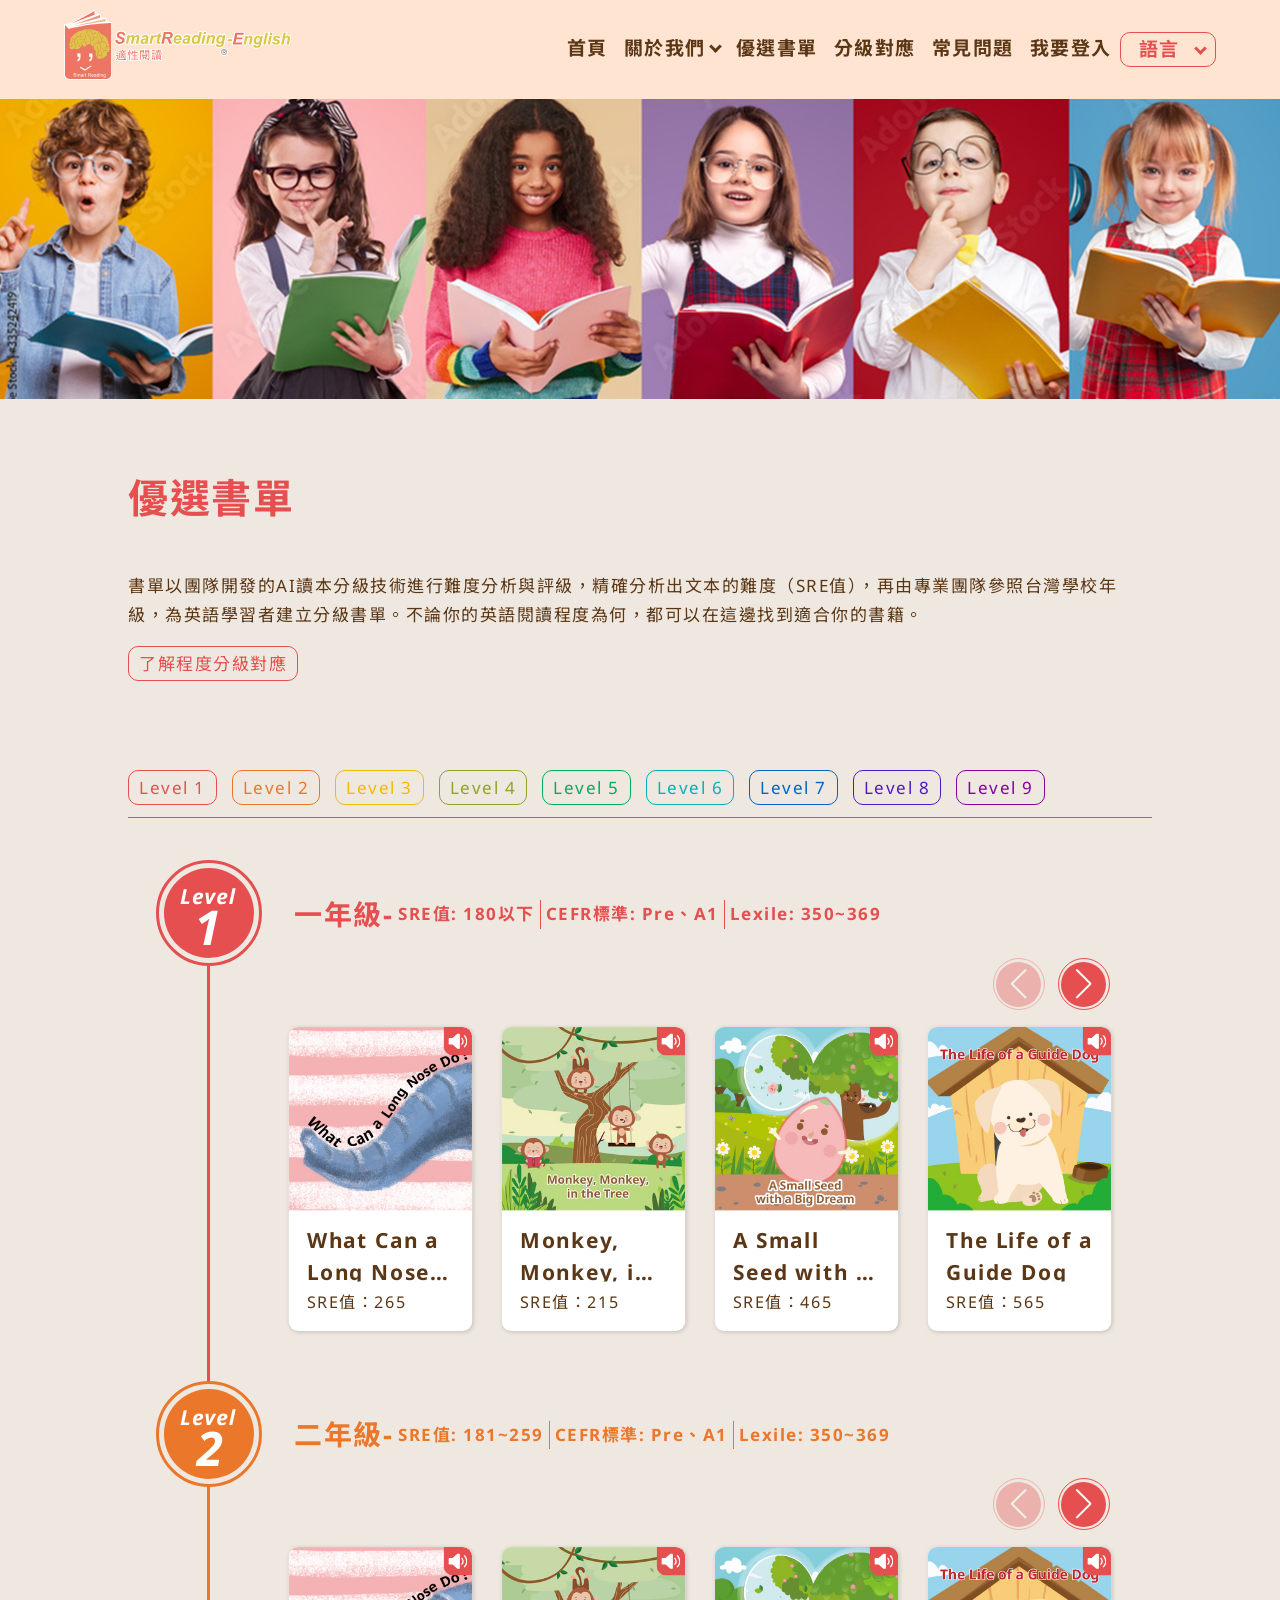
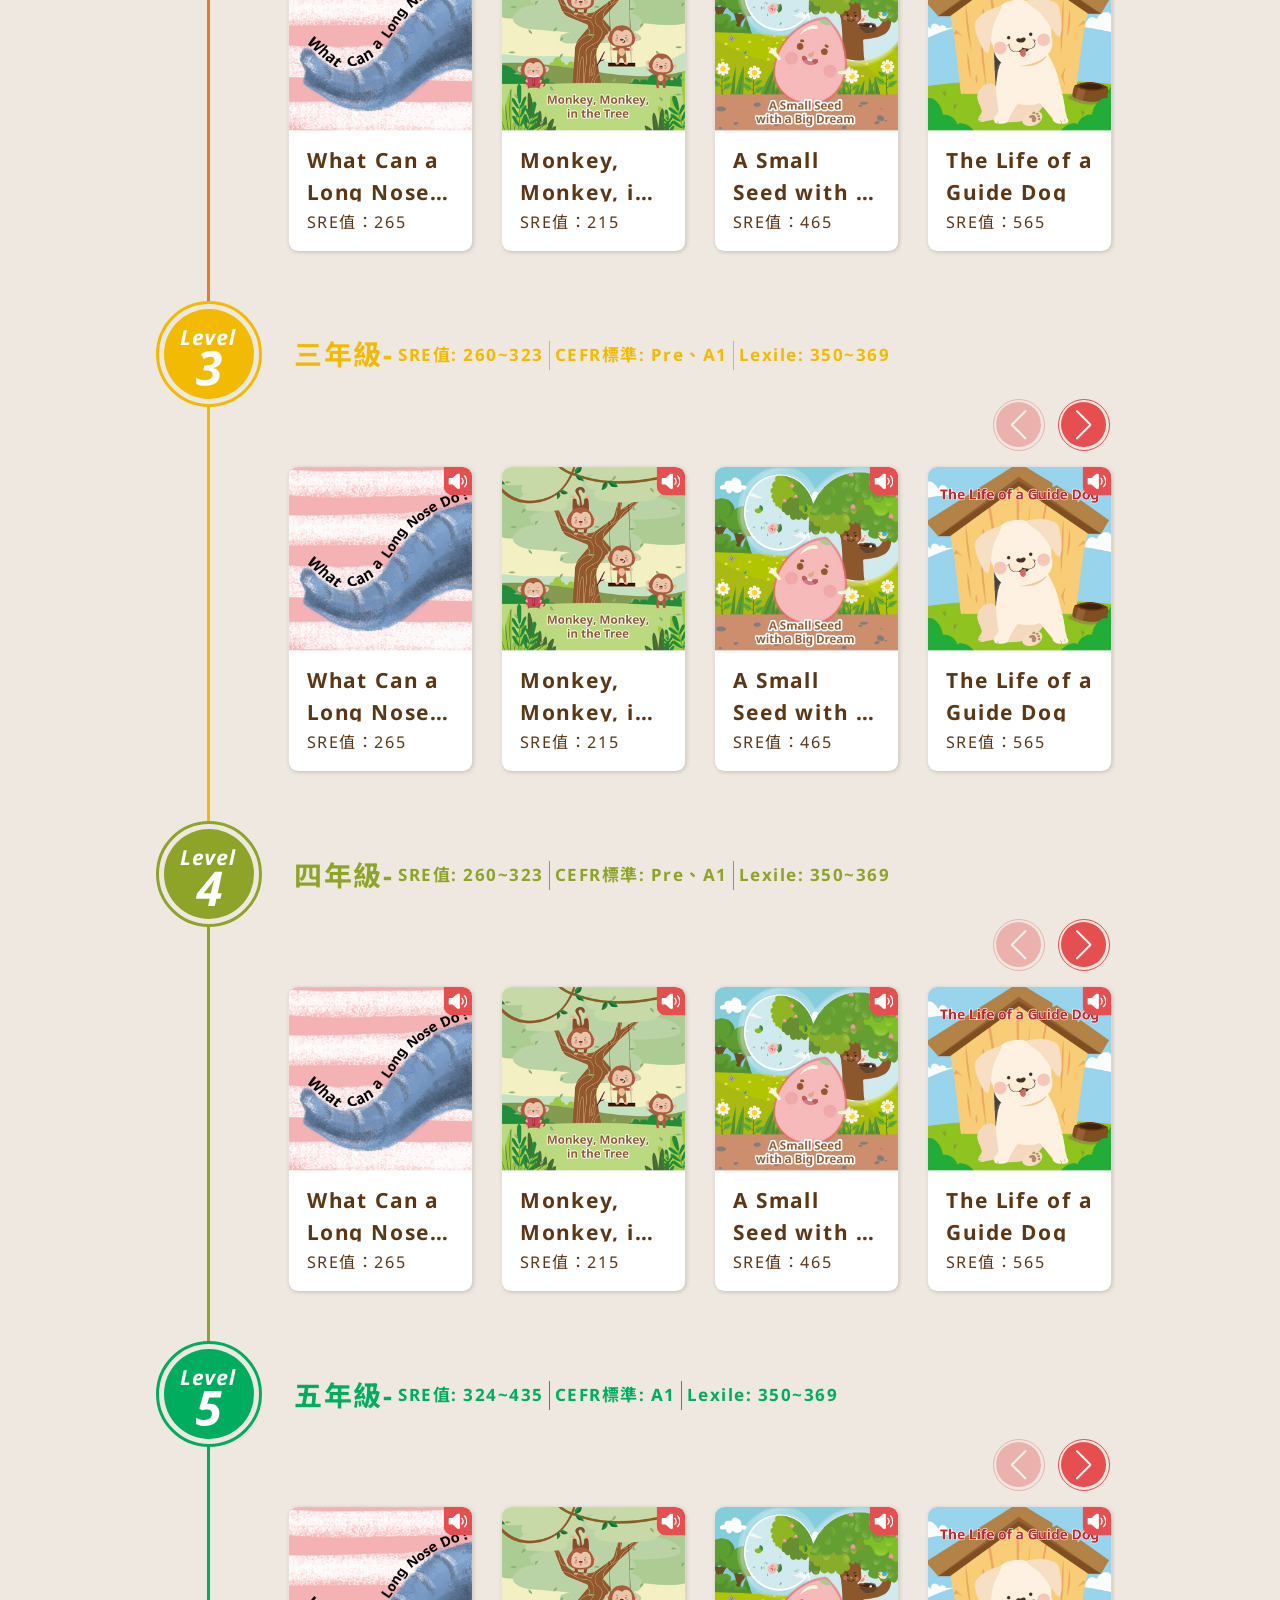
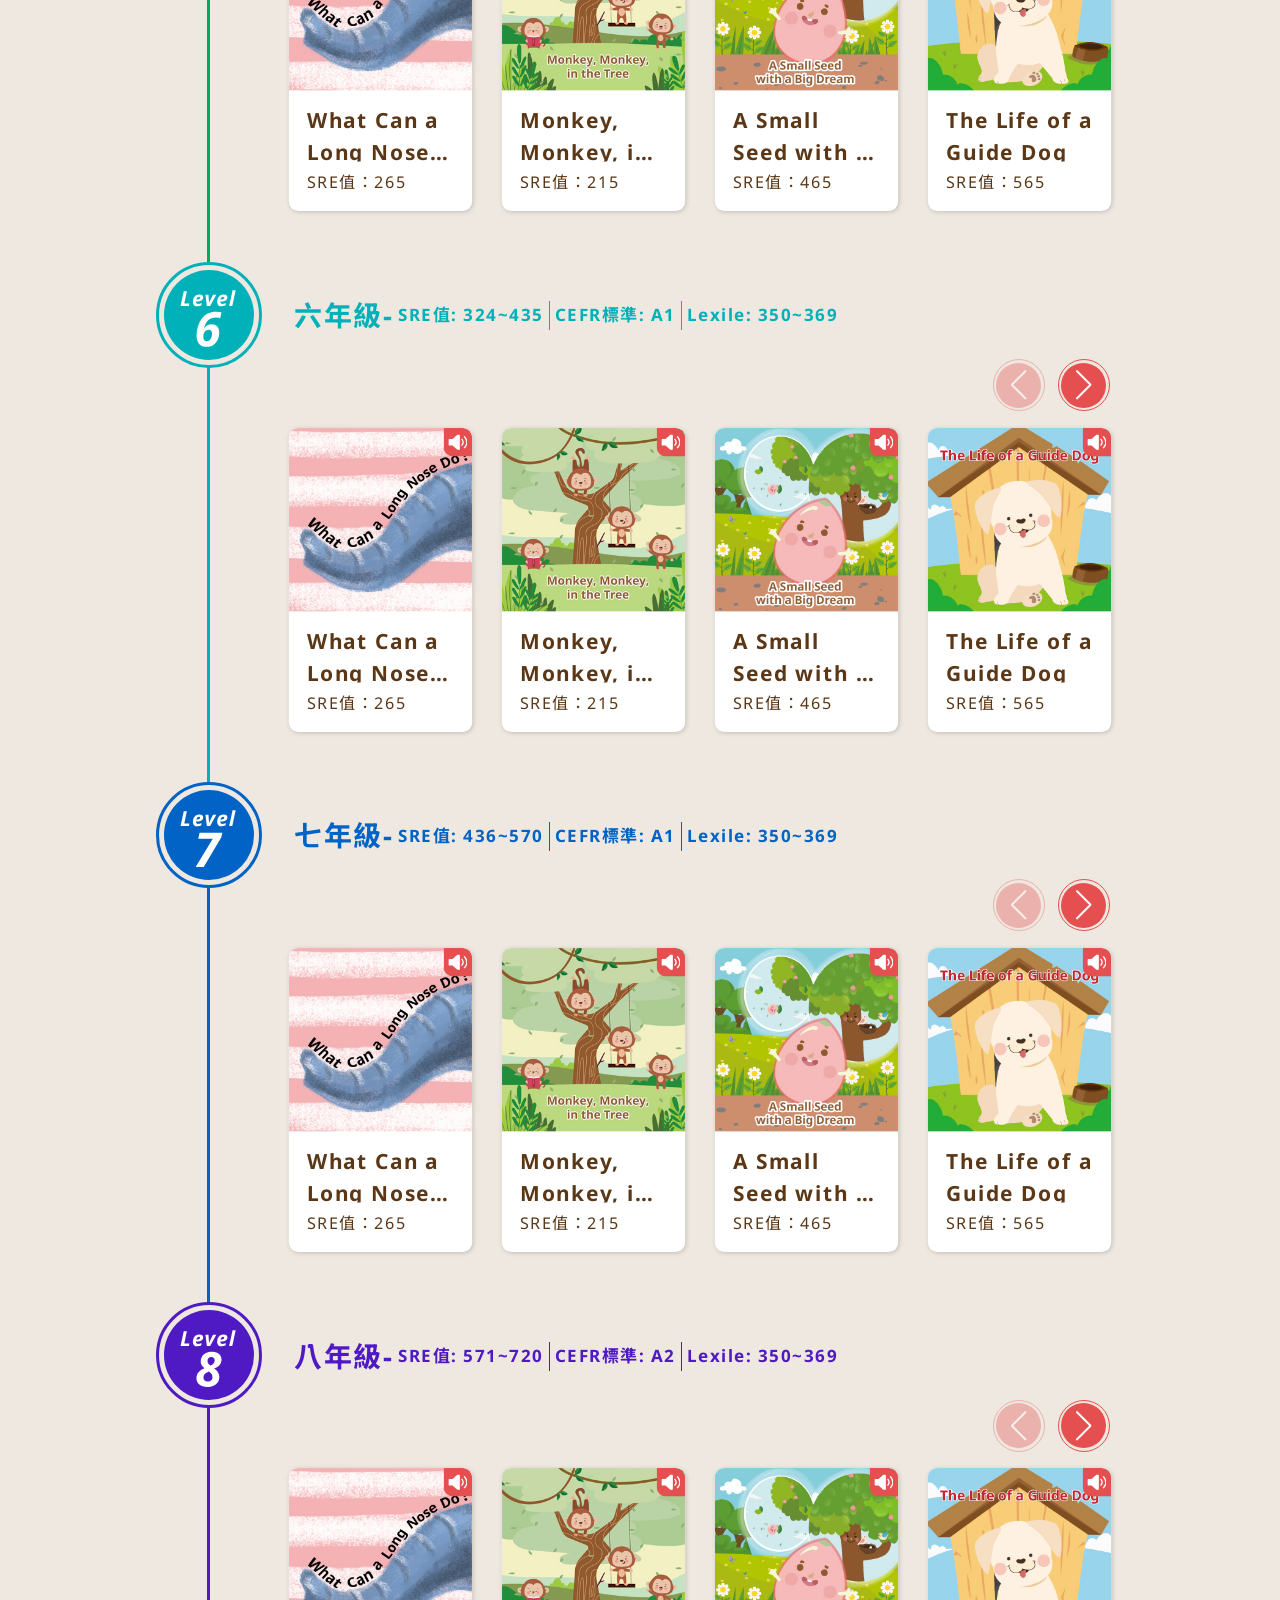
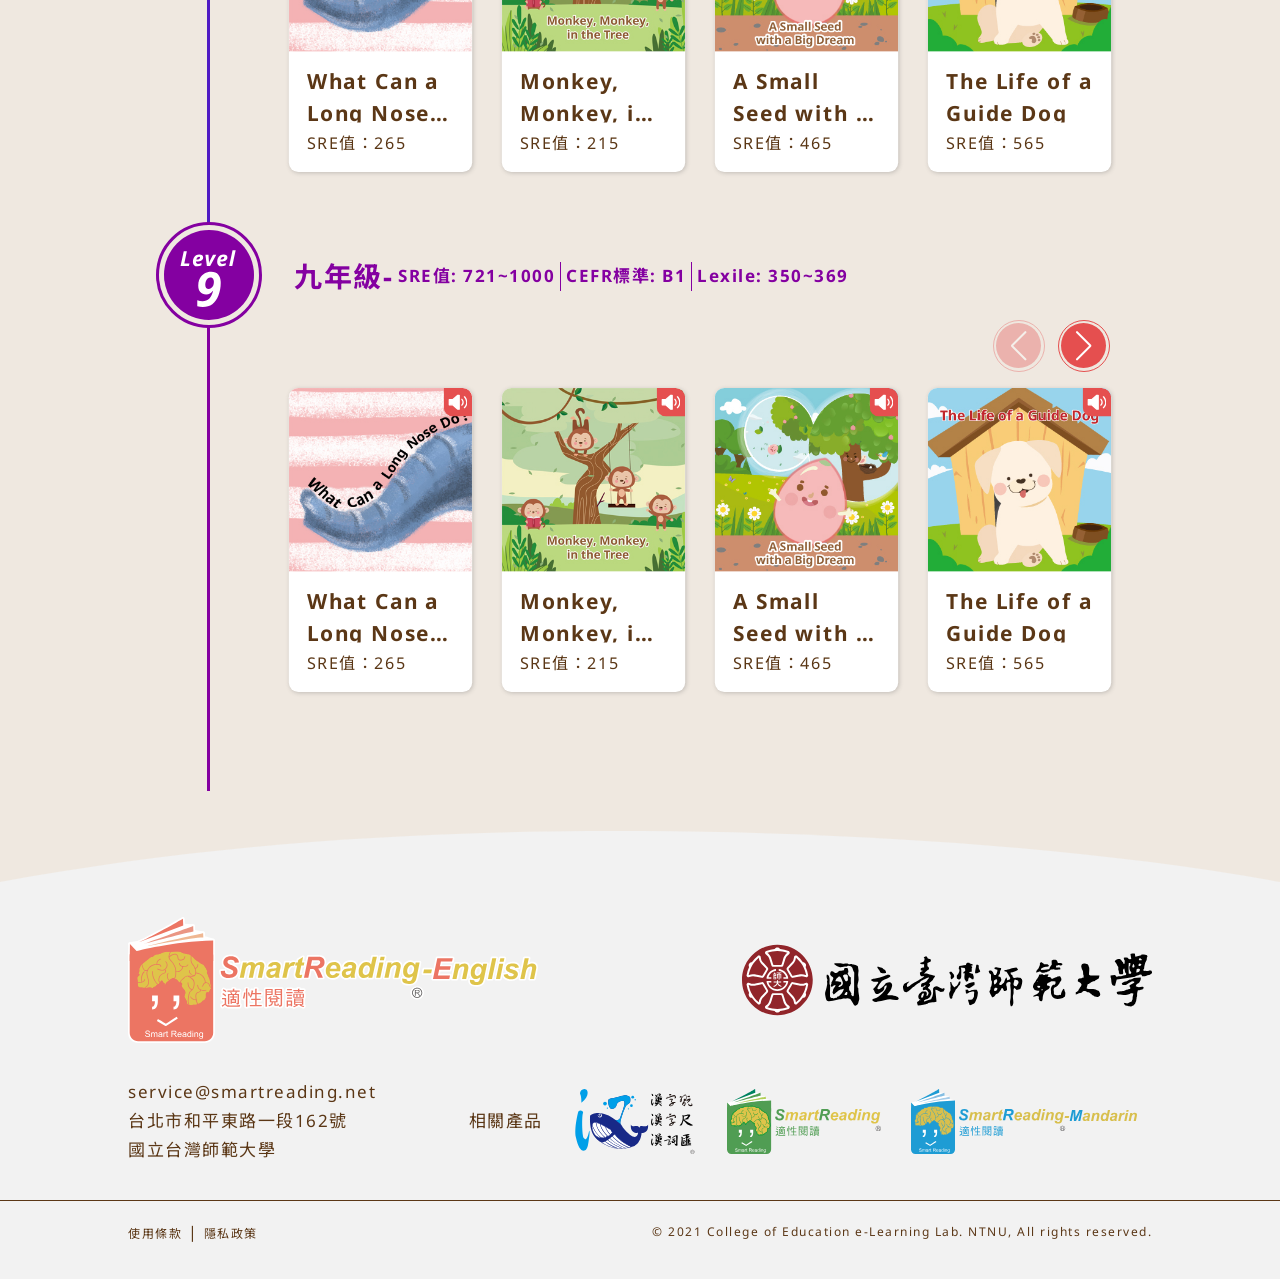
<file: booklist.html>
<!DOCTYPE html>
<html lang="zh-Hant-TW">

<head>
  <meta charset="UTF-8">
  <meta http-equiv="X-UA-Compatible" content="IE=edge">
  <meta name="viewport" content="width=device-width, initial-scale=1.0">
  <meta name="description"
    content="SRE(SmartReading-English)是提供臺灣等英語學習者閱讀英語讀本的學習平臺。SRE透過閱讀能力檢測對學習者進行英語閱讀能力評估後，再運用AI技術將學習者的英語閱讀程度和文本難度進行適性配對，並推薦適合學習者閱讀能力的英語讀本，增加學習者對英語閱讀的樂趣。當學習者閱讀文本後，可透過讀後測驗，了解自己對文本的理解程度。" />
  <title>SmartReading-English</title>
  <link rel="shortcut icon" type="image/x-icon" href="image/favicon.ico">

  <!-- this page widgets CSS -->
  <!-- modal -->
  <link rel="stylesheet" href="css/jquery.modal.min.css" />

  <!-- swiper -->
  <link rel="stylesheet" href="css/swiper-bundle.min.css" />

  <!-- my core CSS -->
  <link rel="stylesheet" type="text/css" href="css/SREstyles.css">
</head>

<body>
  <header class="header">
  </header>
  <div class="slide">
    <img src="image/photo/slide/slide_booklist.png" alt="">
  </div>
  <div class="main booklist">
    <div class="tittle">
      <h1>優選書單</h1>
    </div>

    <div class="booklist_introduce">
      <p>
        書單以團隊開發的AI讀本分級技術進行難度分析與評級，精確分析出文本的難度（SRE值），再由專業團隊參照台灣學校年級，為英語學習者建立分級書單。不論你的英語閱讀程度為何，都可以在這邊找到適合你的書籍。
      </p>
      <div class="booklist_introduce_button">
        <a href="">了解程度分級對應</a>
      </div>
    </div>
    <div class="book_area">
      <div class="book_area_menu">
        <div class="book_selection first_grade_selection">
          <a href="#booklist_first" class="scrollTo"> Level 1</a>
        </div>
        <div class="book_selection second_grade_selection">
          <a href="#booklist_second" class="scrollTo">Level 2</a>
        </div>
        <div class="book_selection third_grade_selection">
          <a href="#booklist_third" class="scrollTo">Level 3</a>
        </div>
        <div class="book_selection fourth_grade_selection">
          <a href="#booklist_fourth" class="scrollTo">Level 4</a>
        </div>
        <div class="book_selection fifth_grade_selection">
          <a href="#booklist_fifth" class="scrollTo">Level 5</a>
        </div>
        <div class="book_selection sixth_grade_selection">
          <a href="#booklist_sixth" class="scrollTo">Level 6</a>
        </div>
        <div class="book_selection seventh_grade_selection">
          <a href="#booklist_seventh" class="scrollTo">Level 7</a>
        </div>
        <div class="book_selection eighth_grade_selection">
          <a href="#booklist_eighth" class="scrollTo">Level 8</a>
        </div>
        <div class="book_selection ninth_grade_selection">
          <a href="#booklist_ninth" class="scrollTo">Level 9</a>
        </div>
      </div>

      <div id="booklist_first" class="best_book booklist_best_book">
        <div class="level_correspondence_marker first_level_correspondence_marker">
          <div class="level_correspondence_marker_inner first_grade_marker_inner"><img src="image/svg/level_1.svg"
              alt=""></div>
        </div>
        <div class="book_list">
          <div class="book_list_title first_grade_book_list">
            <h3>一年級-<span>SRE值: 180以下</span><span>CEFR標準: Pre、A1</span><span>Lexile: 350~369</span></h3>
          </div>
          <div class="book_list_swiper_area">
            <div class="swiper first_grade_Swiper">
              <div class="swiper-wrapper">
                  <a href="#book_modal_1" rel="modal:open" class="swiper-slide">
                      <img src="image/index/book-1.jpg" alt="">
                      <div class="audio_icon" title="有聲書"></div>
                      <div class="book_content">
                          <h4>What Can a Long Nose Do?</h4>
                          <div class="value">
                              <p>SRE值：265</p>
                          </div>
                      </div>
                  </a>
  
                  <a href="#book_modal_2" rel="modal:open" class="swiper-slide">
                      <img src="image/index/book-2.jpg" alt="">
                      <div class="audio_icon" title="有聲書"></div>
                      <div class="book_content">
                          <h4>Monkey, Monkey, in the Tree</h4>
                          <div class="value">
                              <p>SRE值：215</p>
                          </div>
                      </div>
                  </a>
  
                  <a href="#book_modal_3" rel="modal:open" class="swiper-slide">
                      <img src="image/index/book-3.jpg" alt="">
                      <div class="audio_icon" title="有聲書"></div>
                      <div class="book_content">
                          <h4>A Small Seed with a Big Dream</h4>
                          <div class="value">
                              <p>SRE值：465</p>
                          </div>
                      </div>
                  </a>
  
                  <a href="#book_modal_4" rel="modal:open" class="swiper-slide">
                      <img src="image/index/book-4.jpg" alt="">
                      <div class="audio_icon" title="有聲書"></div>
                      <div class="book_content">
                          <h4>The Life of a Guide Dog</h4>
                          <div class="value">
                              <p>SRE值：565</p>
                          </div>
                      </div>
                  </a>
  
                  <a href="#book_modal_1" rel="modal:open" class="swiper-slide">
                    <img src="image/index/book-1.jpg" alt="">
                    <div class="audio_icon" title="有聲書"></div>
                    <div class="book_content">
                        <h4>What Can a Long Nose Do?</h4>
                        <div class="value">
                            <p>SRE值：265</p>
                        </div>
                    </div>
                </a>
  
  
              </div>
          </div>
          <div class="swiper-button-next first_grade_next"></div>
        <div class="swiper-button-prev first_grade_prev"></div>
          </div>
          

        </div>
      </div>

      <div id="booklist_second" class="best_book booklist_best_book">
        <div class="level_correspondence_marker second_level_correspondence_marker">
          <div class="level_correspondence_marker_inner second_grade_marker_inner"><img src="image/svg/level_2.svg"
              alt=""></div>
        </div>

        <div class="book_list">
          <div class="book_list_title  second_grade_book_list">
            <h3>二年級-<span>SRE值: 181~259</span><span>CEFR標準: Pre、A1</span><span>Lexile: 350~369</span></h3>
          </div>

          <div class="book_list_swiper_area">
            <div class="swiper second_grade_Swiper">
              <div class="swiper-wrapper">
                  <a href="#book_modal_1" rel="modal:open" class="swiper-slide">
                      <img src="image/index/book-1.jpg" alt="">
                      <div class="audio_icon" title="有聲書"></div>
                      <div class="book_content">
                          <h4>What Can a Long Nose Do?</h4>
                          <div class="value">
                              <p>SRE值：265</p>
                          </div>
                      </div>
                  </a>
  
                  <a href="#book_modal_2" rel="modal:open" class="swiper-slide">
                      <img src="image/index/book-2.jpg" alt="">
                      <div class="audio_icon" title="有聲書"></div>
                      <div class="book_content">
                          <h4>Monkey, Monkey, in the Tree</h4>
                          <div class="value">
                              <p>SRE值：215</p>
                          </div>
                      </div>
                  </a>
  
                  <a href="#book_modal_3" rel="modal:open" class="swiper-slide">
                      <img src="image/index/book-3.jpg" alt="">
                      <div class="audio_icon" title="有聲書"></div>
                      <div class="book_content">
                          <h4>A Small Seed with a Big Dream</h4>
                          <div class="value">
                              <p>SRE值：465</p>
                          </div>
                      </div>
                  </a>
  
                  <a href="#book_modal_4" rel="modal:open" class="swiper-slide">
                      <img src="image/index/book-4.jpg" alt="">
                      <div class="audio_icon" title="有聲書"></div>
                      <div class="book_content">
                          <h4>The Life of a Guide Dog</h4>
                          <div class="value">
                              <p>SRE值：565</p>
                          </div>
                      </div>
                  </a>
  
                  <a href="#book_modal_1" rel="modal:open" class="swiper-slide">
                    <img src="image/index/book-1.jpg" alt="">
                    <div class="audio_icon" title="有聲書"></div>
                    <div class="book_content">
                        <h4>What Can a Long Nose Do?</h4>
                        <div class="value">
                            <p>SRE值：265</p>
                        </div>
                    </div>
                </a>
  
  
              </div>
          </div>
          <div class="swiper-button-next second_grade_next"></div>
        <div class="swiper-button-prev second_grade_prev"></div>
          </div>

        </div>
      </div>

      <div id="booklist_third" class="best_book booklist_best_book">
        <div class="level_correspondence_marker third_level_correspondence_marker">
          <div class="level_correspondence_marker_inner third_grade_marker_inner"><img src="image/svg/level_3.svg"
              alt=""></div>
        </div>

        <div class="book_list">
          <div class="book_list_title  third_grade_book_list">
            <h3>三年級-<span>SRE值: 260~323</span><span>CEFR標準: Pre、A1</span><span>Lexile: 350~369</span></h3>
          </div>
          <div class="book_list_swiper_area">
            <div class="swiper third_grade_Swiper">
              <div class="swiper-wrapper">
                  <a href="#book_modal_1" rel="modal:open" class="swiper-slide">
                      <img src="image/index/book-1.jpg" alt="">
                      <div class="audio_icon" title="有聲書"></div>
                      <div class="book_content">
                          <h4>What Can a Long Nose Do?</h4>
                          <div class="value">
                              <p>SRE值：265</p>
                          </div>
                      </div>
                  </a>
  
                  <a href="#book_modal_2" rel="modal:open" class="swiper-slide">
                      <img src="image/index/book-2.jpg" alt="">
                      <div class="audio_icon" title="有聲書"></div>
                      <div class="book_content">
                          <h4>Monkey, Monkey, in the Tree</h4>
                          <div class="value">
                              <p>SRE值：215</p>
                          </div>
                      </div>
                  </a>
  
                  <a href="#book_modal_3" rel="modal:open" class="swiper-slide">
                      <img src="image/index/book-3.jpg" alt="">
                      <div class="audio_icon" title="有聲書"></div>
                      <div class="book_content">
                          <h4>A Small Seed with a Big Dream</h4>
                          <div class="value">
                              <p>SRE值：465</p>
                          </div>
                      </div>
                  </a>
  
                  <a href="#book_modal_4" rel="modal:open" class="swiper-slide">
                      <img src="image/index/book-4.jpg" alt="">
                      <div class="audio_icon" title="有聲書"></div>
                      <div class="book_content">
                          <h4>The Life of a Guide Dog</h4>
                          <div class="value">
                              <p>SRE值：565</p>
                          </div>
                      </div>
                  </a>
  
                  <a href="#book_modal_1" rel="modal:open" class="swiper-slide">
                    <img src="image/index/book-1.jpg" alt="">
                    <div class="audio_icon" title="有聲書"></div>
                    <div class="book_content">
                        <h4>What Can a Long Nose Do?</h4>
                        <div class="value">
                            <p>SRE值：265</p>
                        </div>
                    </div>
                </a>
  
  
              </div>
          </div>
          <div class="swiper-button-next third_grade_next"></div>
        <div class="swiper-button-prev third_grade_prev"></div>
          </div>

        </div>
      </div>

      <div id="booklist_fourth" class="best_book booklist_best_book">
        <div class="level_correspondence_marker fourth_level_correspondence_marker">
          <div class="level_correspondence_marker_inner fourth_grade_marker_inner"><img src="image/svg/level_4.svg"
              alt=""></div>
        </div>

        <div class="book_list">
          <div class="book_list_title  fourth_grade_book_list">
            <h3>四年級-<span>SRE值: 260~323</span><span>CEFR標準: Pre、A1</span><span>Lexile: 350~369</span></h3>
          </div>
          <div class="book_list_swiper_area">
            <div class="swiper fourth_grade_Swiper">
              <div class="swiper-wrapper">
                  <a href="#book_modal_1" rel="modal:open" class="swiper-slide">
                      <img src="image/index/book-1.jpg" alt="">
                      <div class="audio_icon" title="有聲書"></div>
                      <div class="book_content">
                          <h4>What Can a Long Nose Do?</h4>
                          <div class="value">
                              <p>SRE值：265</p>
                          </div>
                      </div>
                  </a>
  
                  <a href="#book_modal_2" rel="modal:open" class="swiper-slide">
                      <img src="image/index/book-2.jpg" alt="">
                      <div class="audio_icon" title="有聲書"></div>
                      <div class="book_content">
                          <h4>Monkey, Monkey, in the Tree</h4>
                          <div class="value">
                              <p>SRE值：215</p>
                          </div>
                      </div>
                  </a>
  
                  <a href="#book_modal_3" rel="modal:open" class="swiper-slide">
                      <img src="image/index/book-3.jpg" alt="">
                      <div class="audio_icon" title="有聲書"></div>
                      <div class="book_content">
                          <h4>A Small Seed with a Big Dream</h4>
                          <div class="value">
                              <p>SRE值：465</p>
                          </div>
                      </div>
                  </a>
  
                  <a href="#book_modal_4" rel="modal:open" class="swiper-slide">
                      <img src="image/index/book-4.jpg" alt="">
                      <div class="audio_icon" title="有聲書"></div>
                      <div class="book_content">
                          <h4>The Life of a Guide Dog</h4>
                          <div class="value">
                              <p>SRE值：565</p>
                          </div>
                      </div>
                  </a>
  
                  <a href="#book_modal_1" rel="modal:open" class="swiper-slide">
                    <img src="image/index/book-1.jpg" alt="">
                    <div class="audio_icon" title="有聲書"></div>
                    <div class="book_content">
                        <h4>What Can a Long Nose Do?</h4>
                        <div class="value">
                            <p>SRE值：265</p>
                        </div>
                    </div>
                </a>
  
  
              </div>
          </div>
          <div class="swiper-button-next fourth_grade_next"></div>
        <div class="swiper-button-prev fourth_grade_prev"></div>
          </div>

        </div>
      </div>

      <div id="booklist_fifth" class="best_book booklist_best_book">
        <div class="level_correspondence_marker fifth_level_correspondence_marker">
          <div class="level_correspondence_marker_inner fifth_grade_marker_inner"><img src="image/svg/level_5.svg"
              alt=""></div>
        </div>

        <div class="book_list">
          <div class="book_list_title  fifth_grade_book_list">
            <h3>五年級-<span>SRE值: 324~435</span><span>CEFR標準: A1</span><span>Lexile: 350~369</span></h3>
          </div>
          <div class="book_list_swiper_area">
            <div class="swiper fifth_grade_Swiper">
              <div class="swiper-wrapper">
                  <a href="#book_modal_1" rel="modal:open" class="swiper-slide">
                      <img src="image/index/book-1.jpg" alt="">
                      <div class="audio_icon" title="有聲書"></div>
                      <div class="book_content">
                          <h4>What Can a Long Nose Do?</h4>
                          <div class="value">
                              <p>SRE值：265</p>
                          </div>
                      </div>
                  </a>
  
                  <a href="#book_modal_2" rel="modal:open" class="swiper-slide">
                      <img src="image/index/book-2.jpg" alt="">
                      <div class="audio_icon" title="有聲書"></div>
                      <div class="book_content">
                          <h4>Monkey, Monkey, in the Tree</h4>
                          <div class="value">
                              <p>SRE值：215</p>
                          </div>
                      </div>
                  </a>
  
                  <a href="#book_modal_3" rel="modal:open" class="swiper-slide">
                      <img src="image/index/book-3.jpg" alt="">
                      <div class="audio_icon" title="有聲書"></div>
                      <div class="book_content">
                          <h4>A Small Seed with a Big Dream</h4>
                          <div class="value">
                              <p>SRE值：465</p>
                          </div>
                      </div>
                  </a>
  
                  <a href="#book_modal_4" rel="modal:open" class="swiper-slide">
                      <img src="image/index/book-4.jpg" alt="">
                      <div class="audio_icon" title="有聲書"></div>
                      <div class="book_content">
                          <h4>The Life of a Guide Dog</h4>
                          <div class="value">
                              <p>SRE值：565</p>
                          </div>
                      </div>
                  </a>
  
                  <a href="#book_modal_1" rel="modal:open" class="swiper-slide">
                    <img src="image/index/book-1.jpg" alt="">
                    <div class="audio_icon" title="有聲書"></div>
                    <div class="book_content">
                        <h4>What Can a Long Nose Do?</h4>
                        <div class="value">
                            <p>SRE值：265</p>
                        </div>
                    </div>
                </a>
  
  
              </div>
          </div>
          <div class="swiper-button-next fifth_grade_next"></div>
        <div class="swiper-button-prev fifth_grade_prev"></div>
          </div>

        </div>
      </div>

      <div id="booklist_sixth" class="best_book booklist_best_book">
        <div class="level_correspondence_marker sixth_level_correspondence_marker">
          <div class="level_correspondence_marker_inner sixth_grade_marker_inner"><img src="image/svg/level_6.svg"
              alt=""></div>
        </div>

        <div class="book_list">
          <div class="book_list_title  sixth_grade_book_list">
            <h3>六年級-<span>SRE值: 324~435</span><span>CEFR標準: A1</span><span>Lexile: 350~369</span></h3>
          </div>
          <div class="book_list_swiper_area">
            <div class="swiper sixth_grade_Swiper">
              <div class="swiper-wrapper">
                  <a href="#book_modal_1" rel="modal:open" class="swiper-slide">
                      <img src="image/index/book-1.jpg" alt="">
                      <div class="audio_icon" title="有聲書"></div>
                      <div class="book_content">
                          <h4>What Can a Long Nose Do?</h4>
                          <div class="value">
                              <p>SRE值：265</p>
                          </div>
                      </div>
                  </a>
  
                  <a href="#book_modal_2" rel="modal:open" class="swiper-slide">
                      <img src="image/index/book-2.jpg" alt="">
                      <div class="audio_icon" title="有聲書"></div>
                      <div class="book_content">
                          <h4>Monkey, Monkey, in the Tree</h4>
                          <div class="value">
                              <p>SRE值：215</p>
                          </div>
                      </div>
                  </a>
  
                  <a href="#book_modal_3" rel="modal:open" class="swiper-slide">
                      <img src="image/index/book-3.jpg" alt="">
                      <div class="audio_icon" title="有聲書"></div>
                      <div class="book_content">
                          <h4>A Small Seed with a Big Dream</h4>
                          <div class="value">
                              <p>SRE值：465</p>
                          </div>
                      </div>
                  </a>
  
                  <a href="#book_modal_4" rel="modal:open" class="swiper-slide">
                      <img src="image/index/book-4.jpg" alt="">
                      <div class="audio_icon" title="有聲書"></div>
                      <div class="book_content">
                          <h4>The Life of a Guide Dog</h4>
                          <div class="value">
                              <p>SRE值：565</p>
                          </div>
                      </div>
                  </a>
  
                  <a href="#book_modal_1" rel="modal:open" class="swiper-slide">
                    <img src="image/index/book-1.jpg" alt="">
                    <div class="audio_icon" title="有聲書"></div>
                    <div class="book_content">
                        <h4>What Can a Long Nose Do?</h4>
                        <div class="value">
                            <p>SRE值：265</p>
                        </div>
                    </div>
                </a>
  
  
              </div>
          </div>
          <div class="swiper-button-next sixth_grade_next"></div>
        <div class="swiper-button-prev sixth_grade_prev"></div>
          </div>

        </div>
      </div>

      <div id="booklist_seventh" class="best_book booklist_best_book">
        <div class="level_correspondence_marker seventh_level_correspondence_marker">
          <div class="level_correspondence_marker_inner seventh_grade_marker_inner"><img src="image/svg/level_7.svg"
              alt=""></div>
        </div>

        <div class="book_list">
          <div class="book_list_title  seventh_grade_book_list">
            <h3>七年級-<span>SRE值: 436~570</span><span>CEFR標準: A1</span><span>Lexile: 350~369</span></h3>
          </div>
          <div class="book_list_swiper_area">
            <div class="swiper seventh_grade_Swiper">
              <div class="swiper-wrapper">
                  <a href="#book_modal_1" rel="modal:open" class="swiper-slide">
                      <img src="image/index/book-1.jpg" alt="">
                      <div class="audio_icon" title="有聲書"></div>
                      <div class="book_content">
                          <h4>What Can a Long Nose Do?</h4>
                          <div class="value">
                              <p>SRE值：265</p>
                          </div>
                      </div>
                  </a>
  
                  <a href="#book_modal_2" rel="modal:open" class="swiper-slide">
                      <img src="image/index/book-2.jpg" alt="">
                      <div class="audio_icon" title="有聲書"></div>
                      <div class="book_content">
                          <h4>Monkey, Monkey, in the Tree</h4>
                          <div class="value">
                              <p>SRE值：215</p>
                          </div>
                      </div>
                  </a>
  
                  <a href="#book_modal_3" rel="modal:open" class="swiper-slide">
                      <img src="image/index/book-3.jpg" alt="">
                      <div class="audio_icon" title="有聲書"></div>
                      <div class="book_content">
                          <h4>A Small Seed with a Big Dream</h4>
                          <div class="value">
                              <p>SRE值：465</p>
                          </div>
                      </div>
                  </a>
  
                  <a href="#book_modal_4" rel="modal:open" class="swiper-slide">
                      <img src="image/index/book-4.jpg" alt="">
                      <div class="audio_icon" title="有聲書"></div>
                      <div class="book_content">
                          <h4>The Life of a Guide Dog</h4>
                          <div class="value">
                              <p>SRE值：565</p>
                          </div>
                      </div>
                  </a>
  
                  <a href="#book_modal_1" rel="modal:open" class="swiper-slide">
                    <img src="image/index/book-1.jpg" alt="">
                    <div class="audio_icon" title="有聲書"></div>
                    <div class="book_content">
                        <h4>What Can a Long Nose Do?</h4>
                        <div class="value">
                            <p>SRE值：265</p>
                        </div>
                    </div>
                </a>
  
  
              </div>
          </div>
          <div class="swiper-button-next seventh_grade_next"></div>
        <div class="swiper-button-prev seventh_grade_prev"></div>
          </div>

        </div>
      </div>

      <div id="booklist_eighth" class="best_book booklist_best_book">
        <div class="level_correspondence_marker eighth_level_correspondence_marker">
          <div class="level_correspondence_marker_inner eighth_grade_marker_inner"><img src="image/svg/level_8.svg"
              alt=""></div>
        </div>

        <div class="book_list">
          <div class="book_list_title  eighth_grade_book_list">
            <h3>八年級-<span>SRE值: 571~720</span><span>CEFR標準: A2</span><span>Lexile: 350~369</span></h3>
          </div>
          <div class="book_list_swiper_area">
            <div class="swiper eighth_grade_Swiper">
              <div class="swiper-wrapper">
                  <a href="#book_modal_1" rel="modal:open" class="swiper-slide">
                      <img src="image/index/book-1.jpg" alt="">
                      <div class="audio_icon" title="有聲書"></div>
                      <div class="book_content">
                          <h4>What Can a Long Nose Do?</h4>
                          <div class="value">
                              <p>SRE值：265</p>
                          </div>
                      </div>
                  </a>
  
                  <a href="#book_modal_2" rel="modal:open" class="swiper-slide">
                      <img src="image/index/book-2.jpg" alt="">
                      <div class="audio_icon" title="有聲書"></div>
                      <div class="book_content">
                          <h4>Monkey, Monkey, in the Tree</h4>
                          <div class="value">
                              <p>SRE值：215</p>
                          </div>
                      </div>
                  </a>
  
                  <a href="#book_modal_3" rel="modal:open" class="swiper-slide">
                      <img src="image/index/book-3.jpg" alt="">
                      <div class="audio_icon" title="有聲書"></div>
                      <div class="book_content">
                          <h4>A Small Seed with a Big Dream</h4>
                          <div class="value">
                              <p>SRE值：465</p>
                          </div>
                      </div>
                  </a>
  
                  <a href="#book_modal_4" rel="modal:open" class="swiper-slide">
                      <img src="image/index/book-4.jpg" alt="">
                      <div class="audio_icon" title="有聲書"></div>
                      <div class="book_content">
                          <h4>The Life of a Guide Dog</h4>
                          <div class="value">
                              <p>SRE值：565</p>
                          </div>
                      </div>
                  </a>
  
                  <a href="#book_modal_1" rel="modal:open" class="swiper-slide">
                    <img src="image/index/book-1.jpg" alt="">
                    <div class="audio_icon" title="有聲書"></div>
                    <div class="book_content">
                        <h4>What Can a Long Nose Do?</h4>
                        <div class="value">
                            <p>SRE值：265</p>
                        </div>
                    </div>
                </a>
  
  
              </div>
          </div>
          <div class="swiper-button-next eighth_grade_next"></div>
        <div class="swiper-button-prev eighth_grade_prev"></div>
          </div>

        </div>
      </div>

      <div id="booklist_ninth" class="best_book booklist_best_book">
        <div class="level_correspondence_marker ninth_level_correspondence_marker">
          <div class="level_correspondence_marker_inner ninth_grade_marker_inner"><img src="image/svg/level_9.svg"
              alt=""></div>
        </div>

        <div class="book_list">
          <div class="book_list_title  ninth_grade_book_list">
            <h3>九年級-<span>SRE值: 721~1000</span><span>CEFR標準: B1</span><span>Lexile: 350~369</span></h3>
          </div>
          <div class="book_list_swiper_area">
            <div class="swiper ninth_grade_Swiper">
              <div class="swiper-wrapper">
                  <a href="#book_modal_1" rel="modal:open" class="swiper-slide">
                      <img src="image/index/book-1.jpg" alt="">
                      <div class="audio_icon" title="有聲書"></div>
                      <div class="book_content">
                          <h4>What Can a Long Nose Do?</h4>
                          <div class="value">
                              <p>SRE值：265</p>
                          </div>
                      </div>
                  </a>
  
                  <a href="#book_modal_2" rel="modal:open" class="swiper-slide">
                      <img src="image/index/book-2.jpg" alt="">
                      <div class="audio_icon" title="有聲書"></div>
                      <div class="book_content">
                          <h4>Monkey, Monkey, in the Tree</h4>
                          <div class="value">
                              <p>SRE值：215</p>
                          </div>
                      </div>
                  </a>
  
                  <a href="#book_modal_3" rel="modal:open" class="swiper-slide">
                      <img src="image/index/book-3.jpg" alt="">
                      <div class="audio_icon" title="有聲書"></div>
                      <div class="book_content">
                          <h4>A Small Seed with a Big Dream</h4>
                          <div class="value">
                              <p>SRE值：465</p>
                          </div>
                      </div>
                  </a>
  
                  <a href="#book_modal_4" rel="modal:open" class="swiper-slide">
                      <img src="image/index/book-4.jpg" alt="">
                      <div class="audio_icon" title="有聲書"></div>
                      <div class="book_content">
                          <h4>The Life of a Guide Dog</h4>
                          <div class="value">
                              <p>SRE值：565</p>
                          </div>
                      </div>
                  </a>
  
                  <a href="#book_modal_1" rel="modal:open" class="swiper-slide">
                    <img src="image/index/book-1.jpg" alt="">
                    <div class="audio_icon" title="有聲書"></div>
                    <div class="book_content">
                        <h4>What Can a Long Nose Do?</h4>
                        <div class="value">
                            <p>SRE值：265</p>
                        </div>
                    </div>
                </a>
  
  
              </div>
          </div>
          <div class="swiper-button-next ninth_grade_next"></div>
        <div class="swiper-button-prev ninth_grade_prev"></div>
          </div>

        </div>
      </div>


      <!-- 第一本書彈跳視窗開始 -->
      <div id="book_modal_1" class="modal book_information_modal">
        <div class="book_introduction">
          <div class="book_introduction_left">
            <div class="modal_book_img" title="What Can a Long Nose Do?">
              <img src="image/index/book-1.jpg" alt="">
              <div class="audio_icon" title="有聲書"></div>
            </div>

            <div class="book_introduction_top_border">
              <img src="image/svg/ticket_modal_top.svg" alt="">
            </div>

          </div>

          <div class="book_introduction_right">
            <div class="introduction_content">
              <div class="introduction_item">
                <div class="item introduction">
                  <p><span>書名：</span><span>What Can a Long Nose Do?</span></p>
                  <p><span>書名：</span><span>What Can a Long Nose Do?</span></p>
                  <p><span>書名：</span><span>What Can a Long Nose Do?</span></p>
                  <p><span>書名：</span><span>What Can a Long Nose Do?</span></p>
                  <p><span>書名：</span><span>What Can a Long Nose Do?</span></p>
                  <p><span>書名：</span><span>What Can a Long Nose Do?</span></p>
                  <p><span>書名：</span><span>What Can a Long Nose Do?</span></p>
                  <p><span>書名：</span><span>What Can a Long Nose Do?</span></p>
                  <p><span>書名：</span><span>What Can a Long Nose Do?</span></p>
                  <p><span>書名：</span><span>What Can a Long Nose Do?</span></p>
                  <p><span>書名：</span><span>What Can a Long Nose Do?</span></p>
                  <p><span>書名：</span><span>What Can a Long Nose Do?</span></p>
                  <p><span>書名：</span><span>What Can a Long Nose Do?</span></p>
                  <p><span>書名：</span><span>What Can a Long Nose Do?</span></p>
                  <p><span>書名：</span><span>What Can a Long Nose Do?</span></p>
                  <p><span>SRE值：</span><span>265</span></p>
                  <p><span>CEFR：</span><span>A1</span></p>
                  <p><span>台灣年級：</span><span>四年級</span></p>
                </div>

                <div class="modal_book_button">
                  <a href="sreadingbookdemo.aspx?b=1&lang=zh-TW">我要閱讀</a>
                </div>

              </div>
            </div>

            <div class="book_introduction_left_border">
              <img src="image/svg/ticket_modal_right.svg" alt="">
            </div>
            <div class="book_introduction_right_border">
              <img src="image/svg/ticket_modal_right.svg" alt="">
            </div>
            <div class="book_introduction_bottom_border">
              <img src="image/svg/ticket_modal_top.svg" alt="">
            </div>
          </div>
        </div>

        <div class="modal_wave_line modal_wave_line_left">
          <div class="modal_wave_line_internal">
          </div>
        </div>

        <div class="modal_wave_line modal_wave_line_right">
          <div class="modal_wave_line_internal">
          </div>
        </div>
      </div>
      <!-- 第一本書彈跳視窗結束 -->

      <!-- 第二本書彈跳視窗開始 -->
      <div id="book_modal_2" class="modal book_information_modal">
        <div class="book_introduction">
          <div class="book_introduction_left">
            <div class="modal_book_img" title="Monkey, Monkey, in the Tree">
              <img src="image/index/book-2.jpg" alt="">
              <div class="audio_icon" title="有聲書"></div>
            </div>

            <div class="book_introduction_top_border">
              <img src="image/svg/ticket_modal_top.svg" alt="">
            </div>
          </div>

          <div class="book_introduction_right">
            <div class="introduction_content">
              <div class="introduction_item">
                <div class="item introduction">
                  <p><span>書名：</span><span>Monkey, Monkey, in the Tree</span></p>
                  <p><span>SRE值：</span><span>215</span></p>
                  <p><span>CEFR：</span><span>A1</span></p>
                  <p><span>台灣年級：</span><span>三年級</span></p>
                </div>

                <div class="modal_book_button">
                  <a href="sreadingbookdemo.aspx?b=1&lang=zh-TW">我要閱讀</a>
                </div>

              </div>
            </div>

            <div class="book_introduction_left_border">
              <img src="image/svg/ticket_modal_right.svg" alt="">
            </div>
            <div class="book_introduction_right_border">
              <img src="image/svg/ticket_modal_right.svg" alt="">
            </div>
            <div class="book_introduction_bottom_border">
              <img src="image/svg/ticket_modal_top.svg" alt="">
            </div>
          </div>
        </div>

        <div class="modal_wave_line modal_wave_line_left">
          <div class="modal_wave_line_internal">
          </div>
        </div>

        <div class="modal_wave_line modal_wave_line_right">
          <div class="modal_wave_line_internal">
          </div>
        </div>
      </div>
      <!-- 第二本書彈跳視窗結束 -->

      <!-- 第三本書彈跳視窗開始 -->
      <div id="book_modal_3" class="modal book_information_modal">
        <div class="book_introduction">
          <div class="book_introduction_left">
            <div class="modal_book_img" title="A Small Seed with a Big Dream">
              <img src="image/index/book-3.jpg" alt="">
              <div class="audio_icon" title="有聲書"></div>
            </div>

            <div class="book_introduction_top_border">
              <img src="image/svg/ticket_modal_top.svg" alt="">
            </div>
          </div>

          <div class="book_introduction_right">
            <div class="introduction_content">
              <div class="introduction_item">
                <div class="item introduction">
                  <p><span>書名：</span><span>A Small Seed with a Big Dream</span></p>
                  <p><span>SRE值：</span><span>465</span></p>
                  <p><span>CEFR：</span><span>B1</span></p>
                  <p><span>台灣年級：</span><span>三年級</span></p>
                </div>

                <div class="modal_book_button">
                  <a href="sreadingbookdemo.aspx?b=1&lang=zh-TW">我要閱讀</a>
                </div>

              </div>
            </div>

            <div class="book_introduction_left_border">
              <img src="image/svg/ticket_modal_right.svg" alt="">
            </div>
            <div class="book_introduction_right_border">
              <img src="image/svg/ticket_modal_right.svg" alt="">
            </div>
            <div class="book_introduction_bottom_border">
              <img src="image/svg/ticket_modal_top.svg" alt="">
            </div>
          </div>
        </div>

        <div class="modal_wave_line modal_wave_line_left">
          <div class="modal_wave_line_internal">
          </div>
        </div>

        <div class="modal_wave_line modal_wave_line_right">
          <div class="modal_wave_line_internal">
          </div>
        </div>
      </div>
      <!-- 第三本書彈跳視窗結束 -->

      <!-- 第四本書彈跳視窗開始 -->
      <div id="book_modal_4" class="modal book_information_modal">
        <div class="book_introduction">
          <div class="book_introduction_left">
            <div class="modal_book_img" title="A Small Seed with a Big Dream">
              <img src="image/index/book-4.jpg" alt="">
              <div class="audio_icon" title="有聲書"></div>
            </div>

            <div class="book_introduction_top_border">
              <img src="image/svg/ticket_modal_top.svg" alt="">
            </div>
          </div>

          <div class="book_introduction_right">
            <div class="introduction_content">
              <div class="introduction_item">
                <div class="item introduction">
                  <p><span>書名：</span><span>The Life of a Guide Dog</span></p>
                  <p><span>SRE值：</span><span>565</span></p>
                  <p><span>CEFR：</span><span>B2</span></p>
                  <p><span>台灣年級：</span><span>七年級</span></p>
                </div>

                <div class="modal_book_button">
                  <a href="sreadingbookdemo.aspx?b=1&lang=zh-TW">我要閱讀</a>
                </div>

              </div>
            </div>

            <div class="book_introduction_left_border">
              <img src="image/svg/ticket_modal_right.svg" alt="">
            </div>
            <div class="book_introduction_right_border">
              <img src="image/svg/ticket_modal_right.svg" alt="">
            </div>
            <div class="book_introduction_bottom_border">
              <img src="image/svg/ticket_modal_top.svg" alt="">
            </div>
          </div>
        </div>

        <div class="modal_wave_line modal_wave_line_left">
          <div class="modal_wave_line_internal">
          </div>
        </div>

        <div class="modal_wave_line modal_wave_line_right">
          <div class="modal_wave_line_internal">
          </div>
        </div>
      </div>
      <!-- 第四本書彈跳視窗結束 -->

      <!-- <div class="page">
        <span class="pagination">
          <a disabled="disabled" class="pagenumber firstnn">First page</a>
          <span class="active">1</span>
          <a class="pagenumber" href="">2</a>
          <a class="pagenumber" href="">3</a>
          <a class="pagenumber" href="">4</a>
          <a class="pagenumber" href="">5</a>
          <a class="pagenumber lastnn" href="">Last page</a>
        </span>
      </div> -->

    </div>
  </div>
  <!-- footer弧線 -->
  <svg version="1.1" class="footer_top_bg" xmlns="http://www.w3.org/2000/svg" xmlns:xlink="http://www.w3.org/1999/xlink"
    x="0px" y="0px" viewBox="0 0 1920 76.5" style="enable-background:new 0 0 1920 76.5;" xml:space="preserve">
    <path d="M0,76.5C273,26.4,580.3-2.2,963.2,0c356.2,2.1,697.6,29,956.8,76.5" />
  </svg>

  <footer>
  </footer>
  <script src="js/jquery-3.5.1.min.js"></script>
  <script src="js/all.js"></script>

  <!-- this page widgets JS -->
  <!-- modal -->
  <script src="js/jquery.modal.min.js"></script>

  <!-- swiper -->
  <script src="js/swiper-bundle.min.js"></script>

  <script>
    $(document).ready(function () {
      $('header').load('header.html', function () {});
      $('footer').load('footer.html', function () {});
    });
  </script>

  <script>
	var scrollToHeight = $(".book_area_menu").height();
    $('.scrollTo').click(function () {
      $('html, body').animate({
        scrollTop: $($(this).attr('href')).offset().top - scrollToHeight 
      }, 500);
      return false;
    });
  </script>



<script>
  var first_grade_swiper = new Swiper(".first_grade_Swiper", {
      autoplay: false,
      spaceBetween: 20,
      loop: false,
      pagination: {
          el: ".swiper-pagination",
          clickable: true,
      },
      navigation: {
          nextEl: '.first_grade_next',
          prevEl: '.first_grade_prev',
      },
      scrollbar: {
          el: ".swiper-scrollbar",
          draggable: true,
      },
      breakpoints: {
          // when window width is >= 320px
          320: {
              slidesPerView: 1,
          },
          500: {
              slidesPerView: 2,
          },
          768: {
              slidesPerView: 3,
          },
          1200: {
              slidesPerView: 4,
          }
      }
  });

  var second_grade_swiper = new Swiper(".second_grade_Swiper", {
      autoplay: false,
      spaceBetween: 20,
      loop: false,
      pagination: {
          el: ".swiper-pagination",
          clickable: true,
      },
      navigation: {
          nextEl: '.second_grade_next',
          prevEl: '.second_grade_prev',
      },
      scrollbar: {
          el: ".swiper-scrollbar",
          draggable: true,
      },
      breakpoints: {
          // when window width is >= 320px
          320: {
              slidesPerView: 1,
          },
          500: {
              slidesPerView: 2,
          },
          768: {
              slidesPerView: 3,
          },
          1200: {
              slidesPerView: 4,
          }
      }
  });

  var third_grade_swiper = new Swiper(".third_grade_Swiper", {
      autoplay: false,
      spaceBetween: 20,
      loop: false,
      pagination: {
          el: ".swiper-pagination",
          clickable: true,
      },
      navigation: {
          nextEl: '.third_grade_next',
          prevEl: '.third_grade_prev',
      },
      scrollbar: {
          el: ".swiper-scrollbar",
          draggable: true,
      },
      breakpoints: {
          // when window width is >= 320px
          320: {
              slidesPerView: 1,
          },
          500: {
              slidesPerView: 2,
          },
          768: {
              slidesPerView: 3,
          },
          1200: {
              slidesPerView: 4,
          }
      }
  });

  var fourth_grade_swiper = new Swiper(".fourth_grade_Swiper", {
      autoplay: false,
      spaceBetween: 20,
      loop: false,
      pagination: {
          el: ".swiper-pagination",
          clickable: true,
      },
      navigation: {
          nextEl: '.fourth_grade_next',
          prevEl: '.fourth_grade_prev',
      },
      scrollbar: {
          el: ".swiper-scrollbar",
          draggable: true,
      },
      breakpoints: {
          // when window width is >= 320px
          320: {
              slidesPerView: 1,
          },
          500: {
              slidesPerView: 2,
          },
          768: {
              slidesPerView: 3,
          },
          1200: {
              slidesPerView: 4,
          }
      }
  });

  var fifth_grade_swiper = new Swiper(".fifth_grade_Swiper", {
      autoplay: false,
      spaceBetween: 20,
      loop: false,
      pagination: {
          el: ".swiper-pagination",
          clickable: true,
      },
      navigation: {
          nextEl: '.fifth_grade_next',
          prevEl: '.fifth_grade_prev',
      },
      scrollbar: {
          el: ".swiper-scrollbar",
          draggable: true,
      },
      breakpoints: {
          // when window width is >= 320px
          320: {
              slidesPerView: 1,
          },
          500: {
              slidesPerView: 2,
          },
          768: {
              slidesPerView: 3,
          },
          1200: {
              slidesPerView: 4,
          }
      }
  });

  var sixth_grade_swiper = new Swiper(".sixth_grade_Swiper", {
      autoplay: false,
      spaceBetween: 20,
      loop: false,
      pagination: {
          el: ".swiper-pagination",
          clickable: true,
      },
      navigation: {
          nextEl: '.sixth_grade_next',
          prevEl: '.sixth_grade_prev',
      },
      scrollbar: {
          el: ".swiper-scrollbar",
          draggable: true,
      },
      breakpoints: {
          // when window width is >= 320px
          320: {
              slidesPerView: 1,
          },
          500: {
              slidesPerView: 2,
          },
          768: {
              slidesPerView: 3,
          },
          1200: {
              slidesPerView: 4,
          }
      }
  });
  
  var seventh_grade_swiper = new Swiper(".seventh_grade_Swiper", {
      autoplay: false,
      spaceBetween: 20,
      loop: false,
      pagination: {
          el: ".swiper-pagination",
          clickable: true,
      },
      navigation: {
          nextEl: '.seventh_grade_next',
          prevEl: '.seventh_grade_prev',
      },
      scrollbar: {
          el: ".swiper-scrollbar",
          draggable: true,
      },
      breakpoints: {
          // when window width is >= 320px
          320: {
              slidesPerView: 1,
          },
          500: {
              slidesPerView: 2,
          },
          768: {
              slidesPerView: 3,
          },
          1200: {
              slidesPerView: 4,
          }
      }
  });
  
  var eighth_grade_swiper = new Swiper(".eighth_grade_Swiper", {
      autoplay: false,
      spaceBetween: 20,
      loop: false,
      pagination: {
          el: ".swiper-pagination",
          clickable: true,
      },
      navigation: {
          nextEl: '.eighth_grade_next',
          prevEl: '.eighth_grade_prev',
      },
      scrollbar: {
          el: ".swiper-scrollbar",
          draggable: true,
      },
      breakpoints: {
          // when window width is >= 320px
          320: {
              slidesPerView: 1,
          },
          500: {
              slidesPerView: 2,
          },
          768: {
              slidesPerView: 3,
          },
          1200: {
              slidesPerView: 4,
          }
      }
  });
  
  var ninth_grade_swiper = new Swiper(".ninth_grade_Swiper", {
      autoplay: false,
      spaceBetween: 20,
      loop: false,
      pagination: {
          el: ".swiper-pagination",
          clickable: true,
      },
      navigation: {
          nextEl: '.ninth_grade_next',
          prevEl: '.ninth_grade_prev',
      },
      scrollbar: {
          el: ".swiper-scrollbar",
          draggable: true,
      },
      breakpoints: {
          // when window width is >= 320px
          320: {
              slidesPerView: 1,
          },
          500: {
              slidesPerView: 2,
          },
          768: {
              slidesPerView: 3,
          },
          1200: {
              slidesPerView: 4,
          }
      }
  });

</script>

</body>

</html>
</file>
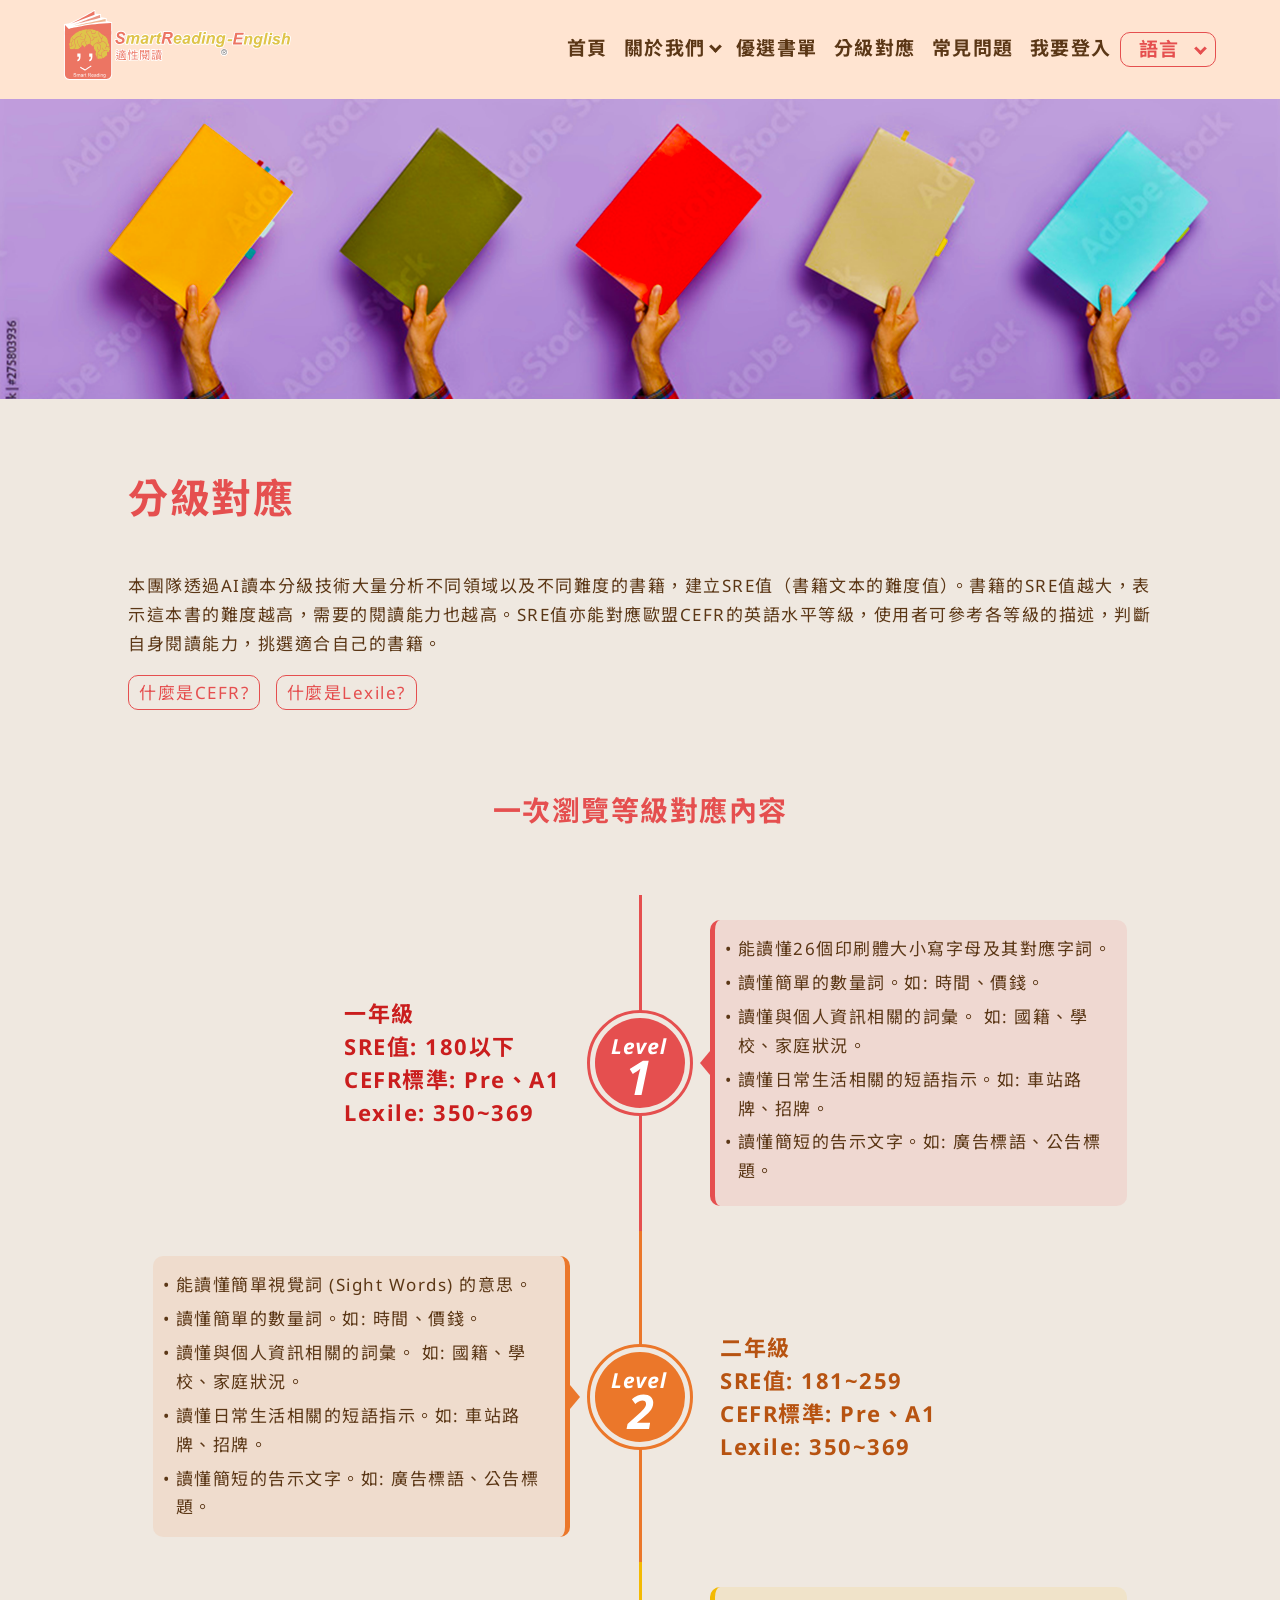
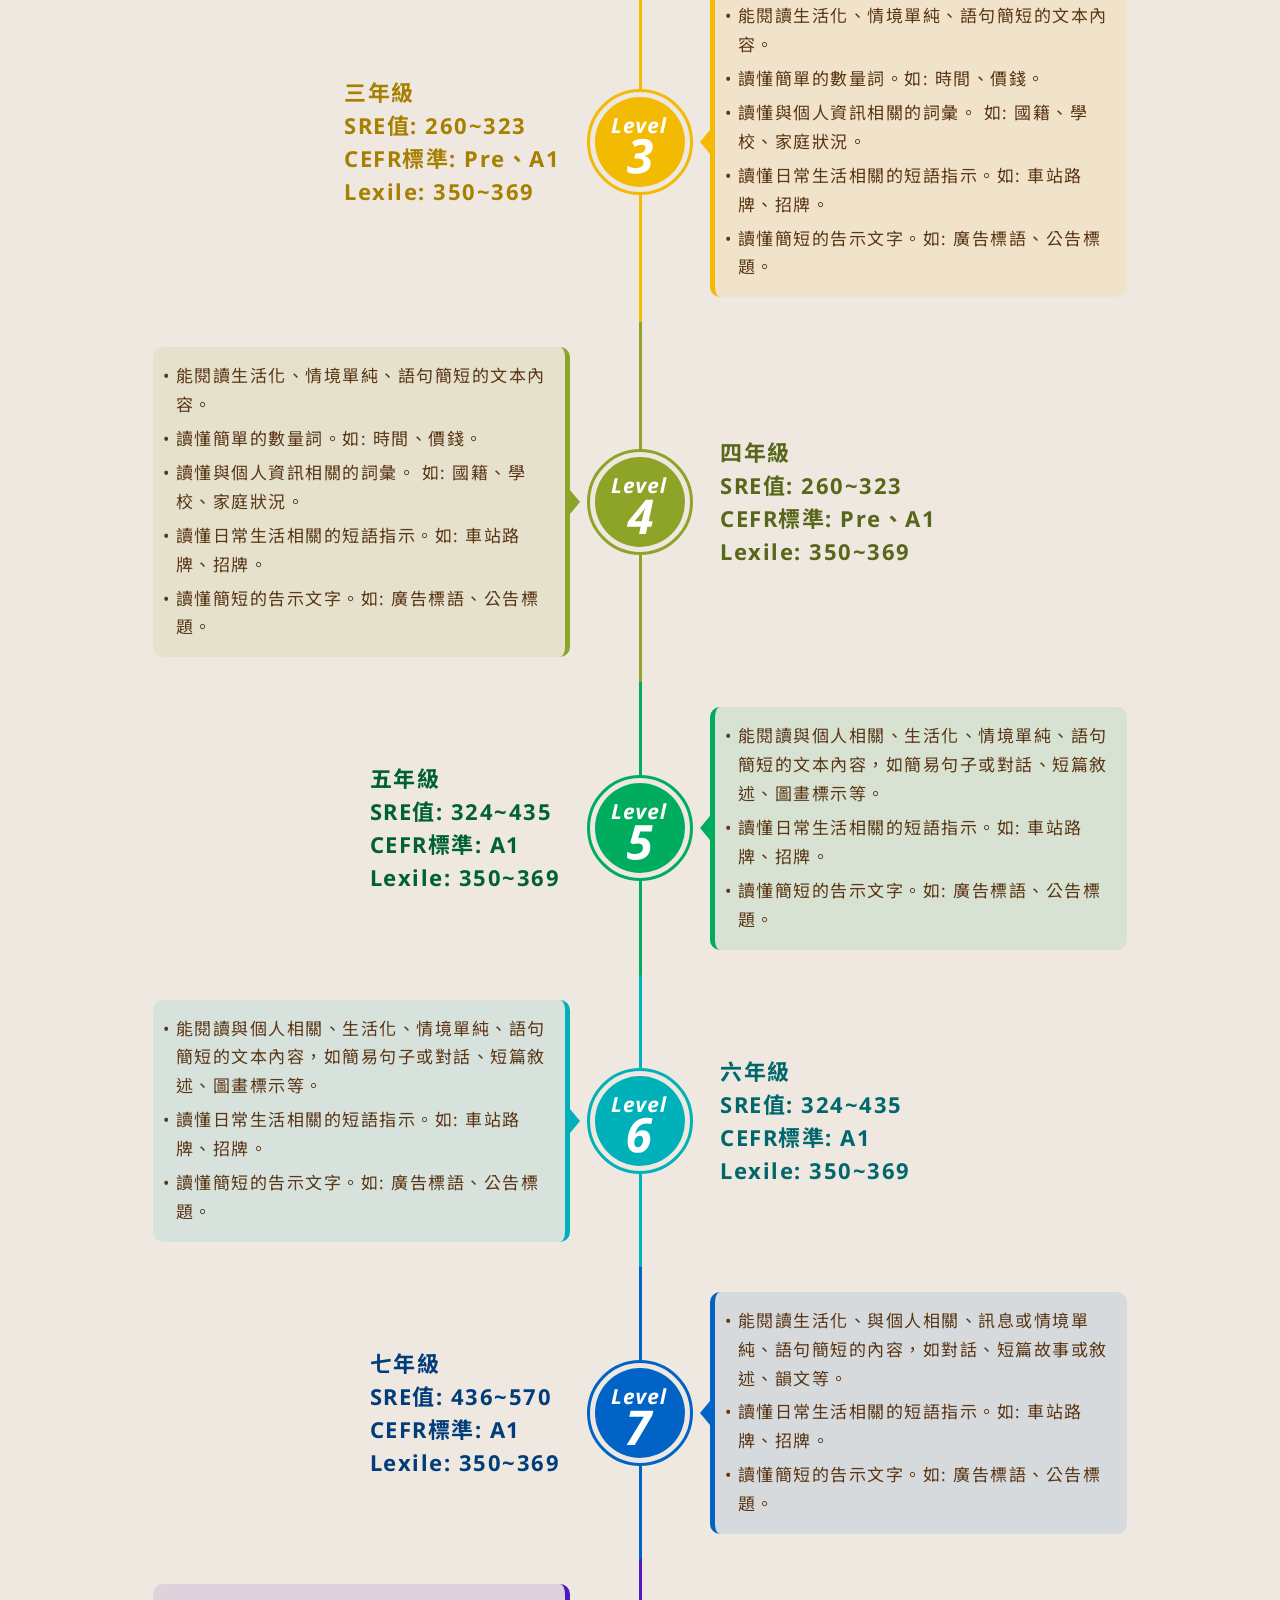
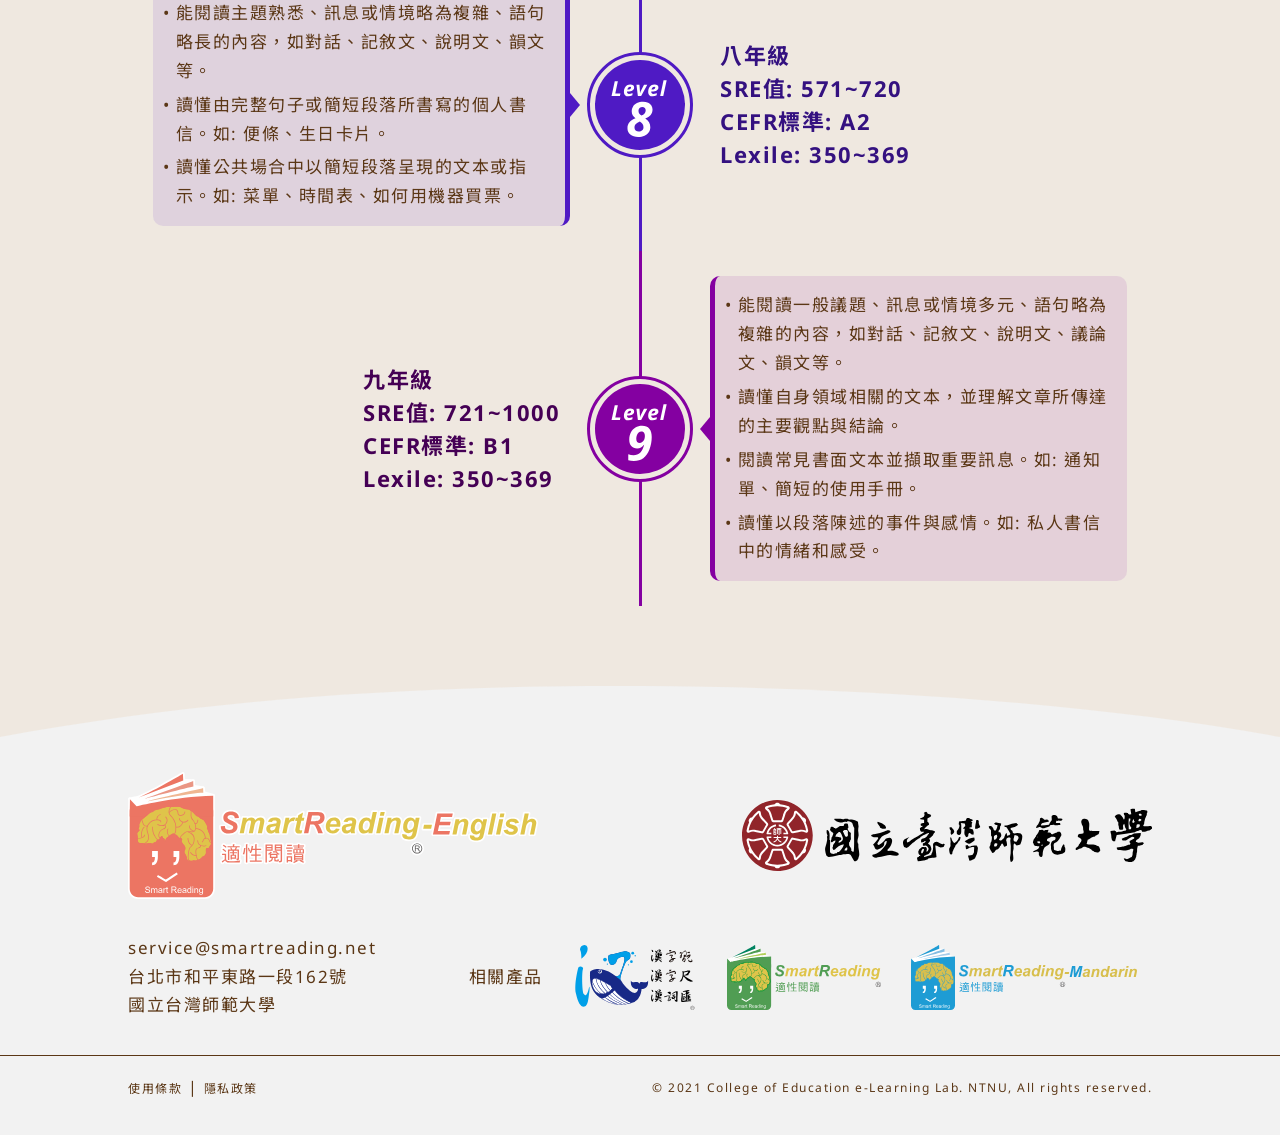
<file: grade.html>
<!DOCTYPE html>
<html lang="zh-Hant-TW">

<head>
  <meta charset="UTF-8">
  <meta http-equiv="X-UA-Compatible" content="IE=edge">
  <meta name="viewport" content="width=device-width, initial-scale=1.0">
  <meta name="description"
    content="SRE(SmartReading-English)是提供臺灣等英語學習者閱讀英語讀本的學習平臺。SRE透過閱讀能力檢測對學習者進行英語閱讀能力評估後，再運用AI技術將學習者的英語閱讀程度和文本難度進行適性配對，並推薦適合學習者閱讀能力的英語讀本，增加學習者對英語閱讀的樂趣。當學習者閱讀文本後，可透過讀後測驗，了解自己對文本的理解程度。" />
  <title>SmartReading-English</title>
  <link rel="shortcut icon" type="image/x-icon" href="image/favicon.ico">

  <!-- this page widgets CSS -->
  <!-- modal -->
  <link rel="stylesheet" href="css/jquery.modal.min.css" />

  <!-- my core CSS -->
  <link rel="stylesheet" type="text/css" href="css/SREstyles.css">
</head>

<body>
  <header class="header">
  </header>
  <div class="slide">
    <img src="image/photo/slide/slide_grade.png" alt="">
  </div>
  <div class="main grade">
    <div class="tittle">
      <h1>分級對應</h1>
    </div>

    <!-- <div class="chart_area">
      <div class="chart">
        <div class="bar first_grade_background">
          <p>一年級</p>
        </div>
        <div class="bar second_grade_background">
          <p>二年級</p>
        </div>
        <div class="bar third_grade_background">
          <p>三年級</p>
        </div>
        <div class="bar fourth_grade_background">
          <p>四年級</p>
        </div>
        <div class="bar fifth_grade_background">
          <p>五年級</p>
        </div>
        <div class="bar sixth_grade_background">
          <p>六年級</p>
        </div>
        <div class="bar seventh_grade_background">
          <p>七年級</p>
        </div>
        <div class="bar eighth_grade_background">
          <p>八年級</p>
        </div>
        <div class="bar ninth_grade_background">
          <p>九年級</p>
        </div>
      </div>
    </div>
    <div class="chart_content">
      <div class="grade_content first_grade_content">
        <h4>對應SRE值: 180以下</h4>
        <h4>CEFR標準: Pre、A1</h4>
        <h4>Lexile: 350~369</h4>
        <p>
          能讀懂26個印刷體大小寫字母及其對應字詞。<br />
          讀懂簡單的數量詞。如: 時間、價錢。<br />
          讀懂與個人資訊相關的詞彙。 如: 國籍、學校、家庭狀況。<br />
          讀懂日常生活相關的短語指示。如: 車站路牌、招牌。<br />
          讀懂簡短的告示文字。如: 廣告標語、公告標題。
        </p>
      </div>
      <div class="grade_content second_grade_content">
        <h4>SRE值: 181~259</h4>
        <h4>CEFR標準: Pre、A1</h4>
        <h4>Lexile: 350~369</h4>
        <p>
          能讀懂簡單視覺詞 (Sight Words) 的意思。<br />
          讀懂簡單的數量詞。如: 時間、價錢。<br />
          讀懂與個人資訊相關的詞彙。 如: 國籍、學校、家庭狀況。<br />
          讀懂日常生活相關的短語指示。如: 車站路牌、招牌。<br />
          讀懂簡短的告示文字。如: 廣告標語、公告標題。
        </p>
      </div>
      <div class="grade_content third_grade_content">
        <h4>SRE值: 260~323</h4>
        <h4>CEFR標準: Pre、A1</h4>
        <h4>Lexile: 350~369</h4>
        <p>
          能閱讀生活化、情境單純、語句簡短的文本內容。<br />
          讀懂簡單的數量詞。如: 時間、價錢。<br />
          讀懂與個人資訊相關的詞彙。 如: 國籍、學校、家庭狀況。<br />
          讀懂日常生活相關的短語指示。如: 車站路牌、招牌。<br />
          讀懂簡短的告示文字。如: 廣告標語、公告標題。
        </p>
      </div>
      <div class="grade_content fourth_grade_content">
        <h4>SRE值: 260~323</h4>
        <h4>CEFR標準: Pre、A1</h4>
        <h4>Lexile: 350~369</h4>
        <p>
          能閱讀生活化、情境單純、語句簡短的文本內容。<br />
          讀懂簡單的數量詞。如: 時間、價錢。<br />
          讀懂與個人資訊相關的詞彙。 如: 國籍、學校、家庭狀況。<br />
          讀懂日常生活相關的短語指示。如: 車站路牌、招牌。<br />
          讀懂簡短的告示文字。如: 廣告標語、公告標題。
        </p>
      </div>
      <div class="grade_content fifth_grade_content">
        <h4>SRE值: 324~435</h4>
        <h4>CEFR標準: A1</h4>
        <h4>Lexile: 350~369</h4>
        <p>
          能閱讀與個人相關、生活化、情境單純、語句簡短的文本內容，如簡易句子或對話、短篇敘述、圖畫標示等。<br />
          讀懂日常生活相關的短語指示。如: 車站路牌、招牌。<br />
          讀懂簡短的告示文字。如: 廣告標語、公告標題。
        </p>
      </div>
      <div class="grade_content sixth_grade_content">
        <h4>SRE值: 324~435</h4>
        <h4>CEFR標準: A1</h4>
        <h4>Lexile: 350~369</h4>
        <p>
          能閱讀與個人相關、生活化、情境單純、語句簡短的文本內容，如簡易句子或對話、短篇敘述、圖畫標示等。<br />
          讀懂日常生活相關的短語指示。如: 車站路牌、招牌。<br />
          讀懂簡短的告示文字。如: 廣告標語、公告標題。
        </p>
      </div>
      <div class="grade_content seventh_grade_content">
        <h4>SRE值: 436~570</h4>
        <h4>CEFR標準: A1</h4>
        <h4>Lexile: 350~369</h4>
        <p>
          能閱讀生活化、與個人相關、訊息或情境單純、語句簡短的內容，如對話、短篇故事或敘述、韻文等。<br />
          讀懂日常生活相關的短語指示。如: 車站路牌、招牌。<br />
          讀懂簡短的告示文字。如: 廣告標語、公告標題。
        </p>
      </div>
      <div class="grade_content eighth_grade_content">
        <h4>SRE值: 571~720</h4>
        <h4>CEFR標準: A2</h4>
        <h4>Lexile: 350~369</h4>
        <p>
          能閱讀主題熟悉、訊息或情境略為複雜、語句略長的內容，如對話、記敘文、說明文、韻文等。<br />
          讀懂由完整句子或簡短段落所書寫的個人書信。如: 便條、生日卡片。<br />
          讀懂公共場合中以簡短段落呈現的文本或指示。如: 菜單、時間表、如何用機器買票。
        </p>
      </div>
      <div class="grade_content ninth_grade_content">
        <h4>SRE值: 721~1000</h4>
        <h4>CEFR標準: B1</h4>
        <h4>Lexile: 350~369</h4>
        <p>
          能閱讀一般議題、訊息或情境多元、語句略為複雜的內容，如對話、記敘文、說明文、議論文、韻文等。<br />
          讀懂自身領域相關的文本，並理解文章所傳達的主要觀點與結論。<br />
          閱讀常見書面文本並擷取重要訊息。如: 通知單、簡短的使用手冊。<br />
          讀懂以段落陳述的事件與感情。如: 私人書信中的情緒和感受。
        </p>
      </div>
    </div> -->

    <div class="grade_introduce">
      <p>
        本團隊透過AI讀本分級技術大量分析不同領域以及不同難度的書籍，建立SRE值（書籍文本的難度值）。書籍的SRE值越大，表示這本書的難度越高，需要的閱讀能力也越高。SRE值亦能對應歐盟CEFR的英語水平等級，使用者可參考各等級的描述，判斷自身閱讀能力，挑選適合自己的書籍。
      </p>
      <div class="grade_introduce_button">
        <a href="#cefr_modal" rel="modal:open">什麼是CEFR?</a>
      </div>
      <div class="grade_introduce_button">
        <a href="#lexile_modal" rel="modal:open">什麼是Lexile?</a>
      </div>
    </div>
    <div class="level_correspondence_area">
      <h3>一次瀏覽等級對應內容</h3>
      <div class="level_correspondence" data-scroll="true">
        <!--first_grade開始-->
        <div class="level_correspondence_item">
          <div class="level_correspondence_content">
            <div class="level_correspondence_content_inner level_correspondence_img left">
              <div class="first_grade_introduction level_introduction">
                <h4>一年級</h4>
                <h4>SRE值: 180以下</h4>
                <h4>CEFR標準: Pre、A1</h4>
                <h4>Lexile: 350~369</h4>
              </div>
            </div>
          </div>
          <div class="level_correspondence_marker first_level_correspondence_marker">
            <div class="level_correspondence_marker_inner first_grade_marker_inner"><img src="image/svg/level_1.svg"
                alt=""></div>
          </div>
          <div class="level_correspondence_content">
            <div class="level_correspondence_content_inner right">
              <div class="first_grade_introduction level_introduction">
                <p>
                  <span>• </span><span>能讀懂26個印刷體大小寫字母及其對應字詞。</span>
                </p>
                <p>
                  <span>• </span><span>讀懂簡單的數量詞。如: 時間、價錢。</span>
                </p>
                <p>
                  <span>• </span><span>讀懂與個人資訊相關的詞彙。 如: 國籍、學校、家庭狀況。</span>
                </p>
                <p>
                  <span>• </span><span>讀懂日常生活相關的短語指示。如: 車站路牌、招牌。</span>
                </p>
                <p>
                  <span>• </span><span>讀懂簡短的告示文字。如: 廣告標語、公告標題。</span>
                </p>
                </p>
              </div>
            </div>
          </div>
        </div>
        <!--first_grade結束-->
        <!--second_grade開始-->
        <div class="level_correspondence_item">
          <div class="level_correspondence_content">
            <div class="level_correspondence_content_inner left">
              <div class="second_grade_introduction level_introduction">
                <p>
                  <span>• </span><span>能讀懂簡單視覺詞 (Sight Words) 的意思。</span>
                </p>
                <p>
                  <span>• </span><span>讀懂簡單的數量詞。如: 時間、價錢。</span>
                </p>
                <p>
                  <span>• </span><span>讀懂與個人資訊相關的詞彙。 如: 國籍、學校、家庭狀況。</span>
                </p>
                <p>
                  <span>• </span><span>讀懂日常生活相關的短語指示。如: 車站路牌、招牌。</span>
                </p>
                <p>
                  <span>• </span><span>讀懂簡短的告示文字。如: 廣告標語、公告標題。</span>
                </p>
              </div>
            </div>
          </div>
          <div class="level_correspondence_marker second_level_correspondence_marker">
            <div class="level_correspondence_marker_inner second_grade_marker_inner"><img src="image/svg/level_2.svg"
                alt=""></div>
          </div>
          <div class="level_correspondence_content">
            <div class="level_correspondence_content_inner level_correspondence_img right">
              <div class="second_grade_introduction level_introduction">
                <h4>二年級</h4>
                <h4>SRE值: 181~259</h4>
                <h4>CEFR標準: Pre、A1</h4>
                <h4>Lexile: 350~369</h4>
              </div>
            </div>
          </div>
        </div>
        <!--second_grade結束-->
        <!--third_grade開始-->
        <div class="level_correspondence_item">
          <div class="level_correspondence_content">
            <div class="level_correspondence_content_inner left">
              <div class="third_grade_introduction level_introduction">
                <h4>三年級</h4>
                <h4>SRE值: 260~323</h4>
                <h4>CEFR標準: Pre、A1</h4>
                <h4>Lexile: 350~369</h4>
              </div>
            </div>
          </div>
          <div class="level_correspondence_marker third_level_correspondence_marker">
            <div class="level_correspondence_marker_inner third_grade_marker_inner"><img src="image/svg/level_3.svg"
                alt=""></div>
          </div>
          <div class="level_correspondence_content">
            <div class="level_correspondence_content_inner right">
              <div class="third_grade_introduction level_introduction">
                <p>
                  <span>• </span><span>能閱讀生活化、情境單純、語句簡短的文本內容。</span>
                </p>
                <p>
                  <span>• </span><span>讀懂簡單的數量詞。如: 時間、價錢。</span>
                </p>
                <p>
                  <span>• </span><span>讀懂與個人資訊相關的詞彙。 如: 國籍、學校、家庭狀況。</span>
                </p>
                <p>
                  <span>• </span><span>讀懂日常生活相關的短語指示。如: 車站路牌、招牌。</span>
                </p>
                <p>
                  <span>• </span><span>讀懂簡短的告示文字。如: 廣告標語、公告標題。</span>
                </p>
              </div>
            </div>
          </div>
        </div>
        <!--third_grade結束-->
        <!--fourth_grade開始-->
        <div class="level_correspondence_item">
          <div class="level_correspondence_content">
            <div class="level_correspondence_content_inner left">
              <div class="fourth_grade_introduction level_introduction">
                <p>
                  <span>• </span><span>能閱讀生活化、情境單純、語句簡短的文本內容。</span>
                </p>
                <p>
                  <span>• </span><span>讀懂簡單的數量詞。如: 時間、價錢。</span>
                </p>
                <p>
                  <span>• </span><span>讀懂與個人資訊相關的詞彙。 如: 國籍、學校、家庭狀況。</span>
                </p>
                <p>
                  <span>• </span><span>讀懂日常生活相關的短語指示。如: 車站路牌、招牌。</span>
                </p>
                <p>
                  <span>• </span><span>讀懂簡短的告示文字。如: 廣告標語、公告標題。</span>
                </p>
              </div>
            </div>
          </div>
          <div class="level_correspondence_marker fourth_level_correspondence_marker">
            <div class="level_correspondence_marker_inner fourth_grade_marker_inner"><img src="image/svg/level_4.svg"
                alt=""></div>
          </div>
          <div class="level_correspondence_content">
            <div class="level_correspondence_content_inner right">
              <div class="fourth_grade_introduction level_introduction">
                <h4>四年級</h4>
                <h4>SRE值: 260~323</h4>
                <h4>CEFR標準: Pre、A1</h4>
                <h4>Lexile: 350~369</h4>
              </div>
            </div>
          </div>
        </div>
        <!--fourth_grade結束-->
        <!--fifth_grade開始-->
        <div class="level_correspondence_item">
          <div class="level_correspondence_content">
            <div class="level_correspondence_content_inner left">
              <div class="fifth_grade_introduction level_introduction">
                <h4>五年級</h4>
                <h4>SRE值: 324~435</h4>
                <h4>CEFR標準: A1</h4>
                <h4>Lexile: 350~369</h4>
              </div>
            </div>
          </div>
          <div class="level_correspondence_marker fifth_level_correspondence_marker">
            <div class="level_correspondence_marker_inner fifth_grade_marker_inner"><img src="image/svg/level_5.svg"
                alt=""></div>
          </div>
          <div class="level_correspondence_content">
            <div class="level_correspondence_content_inner right">
              <div class="fifth_grade_introduction level_introduction">
                <p>
                  <span>• </span><span>能閱讀與個人相關、生活化、情境單純、語句簡短的文本內容，如簡易句子或對話、短篇敘述、圖畫標示等。</span>
                </p>
                <p>
                  <span>• </span><span>讀懂日常生活相關的短語指示。如: 車站路牌、招牌。</span>
                </p>
                <p>
                  <span>• </span><span>讀懂簡短的告示文字。如: 廣告標語、公告標題。</span>
                </p>
              </div>
            </div>
          </div>
        </div>
        <!--fifth_grade結束-->
        <!--sixth_grade開始-->
        <div class="level_correspondence_item">
          <div class="level_correspondence_content">
            <div class="level_correspondence_content_inner left">
              <div class="sixth_grade_introduction level_introduction">
                <p>
                  <span>• </span><span>能閱讀與個人相關、生活化、情境單純、語句簡短的文本內容，如簡易句子或對話、短篇敘述、圖畫標示等。</span>
                </p>
                <p>
                  <span>• </span><span>讀懂日常生活相關的短語指示。如: 車站路牌、招牌。</span>
                </p>
                <p>
                  <span>• </span><span>讀懂簡短的告示文字。如: 廣告標語、公告標題。</span>
                </p>
              </div>
            </div>
          </div>
          <div class="level_correspondence_marker sixth_level_correspondence_marker">
            <div class="level_correspondence_marker_inner sixth_grade_marker_inner"><img src="image/svg/level_6.svg"
                alt=""></div>
          </div>
          <div class="level_correspondence_content">
            <div class="level_correspondence_content_inner right">
              <div class="sixth_grade_introduction level_introduction">
                <h4>六年級</h4>
                <h4>SRE值: 324~435</h4>
                <h4>CEFR標準: A1</h4>
                <h4>Lexile: 350~369</h4>
              </div>
            </div>
          </div>
        </div>
        <!--sixth_grade結束-->
        <!--seventh_grade開始-->
        <div class="level_correspondence_item">
          <div class="level_correspondence_content">
            <div class="level_correspondence_content_inner left">
              <div class="seventh_grade_introduction level_introduction">
                <h4>七年級</h4>
                <h4>SRE值: 436~570</h4>
                <h4>CEFR標準: A1</h4>
                <h4>Lexile: 350~369</h4>
              </div>
            </div>
          </div>
          <div class="level_correspondence_marker seventh_level_correspondence_marker">
            <div class="level_correspondence_marker_inner seventh_grade_marker_inner"><img src="image/svg/level_7.svg"
                alt=""></div>
          </div>
          <div class="level_correspondence_content">
            <div class="level_correspondence_content_inner right">
              <div class="seventh_grade_introduction level_introduction">
                <p>
                  <span>• </span><span>能閱讀生活化、與個人相關、訊息或情境單純、語句簡短的內容，如對話、短篇故事或敘述、韻文等。</span>
                </p>
                <p>
                  <span>• </span><span>讀懂日常生活相關的短語指示。如: 車站路牌、招牌。</span>
                </p>
                <p>
                  <span>• </span><span>讀懂簡短的告示文字。如: 廣告標語、公告標題。</span>
                </p>
              </div>
            </div>
          </div>
        </div>
        <!--seventh_grade結束-->
        <!--eighth_grade開始-->
        <div class="level_correspondence_item">
          <div class="level_correspondence_content">
            <div class="level_correspondence_content_inner left">
              <div class="eighth_grade_introduction level_introduction">
                <p>
                  <span>• </span><span>能閱讀主題熟悉、訊息或情境略為複雜、語句略長的內容，如對話、記敘文、說明文、韻文等。</span>
                </p>
                <p>
                  <span>• </span><span>讀懂由完整句子或簡短段落所書寫的個人書信。如: 便條、生日卡片。</span>
                </p>
                <p>
                  <span>• </span><span>讀懂公共場合中以簡短段落呈現的文本或指示。如: 菜單、時間表、如何用機器買票。</span>
                </p>
              </div>
            </div>
          </div>
          <div class="level_correspondence_marker eighth_level_correspondence_marker">
            <div class="level_correspondence_marker_inner eighth_grade_marker_inner"><img src="image/svg/level_8.svg"
                alt=""></div>
          </div>
          <div class="level_correspondence_content">
            <div class="level_correspondence_content_inner right">
              <div class="eighth_grade_introduction level_introduction">
                <h4>八年級</h4>
                <h4>SRE值: 571~720</h4>
                <h4>CEFR標準: A2</h4>
                <h4>Lexile: 350~369</h4>
              </div>
            </div>
          </div>
        </div>
        <!--eighth_grade結束-->
        <!--ninth_grade開始-->
        <div class="level_correspondence_item">
          <div class="level_correspondence_content">
            <div class="level_correspondence_content_inner left">
              <div class="ninth_grade_introduction level_introduction">
                <h4>九年級</h4>
                <h4>SRE值: 721~1000</h4>
                <h4>CEFR標準: B1</h4>
                <h4>Lexile: 350~369</h4>
              </div>
            </div>
          </div>
          <div class="level_correspondence_marker ninth_level_correspondence_marker">
            <div class="level_correspondence_marker_inner ninth_grade_marker_inner"><img src="image/svg/level_9.svg"
                alt=""></div>
          </div>
          <div class="level_correspondence_content">
            <div class="level_correspondence_content_inner right">
              <div class="ninth_grade_introduction level_introduction">
                <p>
                  <span>• </span><span>能閱讀一般議題、訊息或情境多元、語句略為複雜的內容，如對話、記敘文、說明文、議論文、韻文等。</span>
                </p>
                
                  <p>
                    <span>• </span><span>讀懂自身領域相關的文本，並理解文章所傳達的主要觀點與結論。</span>
                  </p>
                  <p>
                    <span>• </span><span>閱讀常見書面文本並擷取重要訊息。如: 通知單、簡短的使用手冊。</span>
                  </p>
                  <p>
                  <span>• </span><span>讀懂以段落陳述的事件與感情。如: 私人書信中的情緒和感受。</span>
                </p>
              </div>
            </div>
          </div>
        </div>
        <!--ninth_grade結束-->
      </div>
    </div>

    <!-- CEFR彈跳視窗開始 -->
    <div id="cefr_modal" class="modal grade_information_modal">
      <div class="lightbulb_bg">
        <div class="grade_introduction grade_introduction_cefr">
          <h3>什麼是CEFR?</h3>
          <p>
            歐洲共同語言參考架構 (The Common European Framework of Reference for Languages， CEFR)
            是一套用來描述外語學習者語言能力水平的國際標準，此標準可適用多種語言能力水平的描述，包含英語和歐洲語言等。在CEFR的架構下，語言能力水平劃分成A1入門級、A2初級、B1中級、B2中高級、C1高級和C2精通級，共六個級別，其能力指標更廣泛作為與各大國際語言檢定考試的能力界定參考標準，舉凡雅思IELTS、托福TOEFL和全民英檢GEPT等考試。因此，CEFR的語言能力參考標準讓外語學習者更輕易對應與衡量自己的語言能力水平。
          </p>
        </div>
      </div>
      <!-- <div class="modal_stationery_right decorative_figure">
        <img src="image/svg/modal_stationery_right.svg" alt="">
      </div>
      <div class="modal_rides_left decorative_figure">
        <img src="image/svg/modal_stationery_left.svg" alt="">
      </div> -->

    </div>
    <!-- CEFR彈跳視窗結束 -->

    <!-- Lexile彈跳視窗開始 -->
    <div id="lexile_modal" class="modal grade_information_modal">
      <div class="lightbulb_bg">
        <div class="grade_introduction grade_introduction_lexile">
          <h3>什麼是Lexile?</h3>
          <p>
            藍思 (Lexile) 是一套由美國教育科研機構MetaMetrics開發，以科學方式評量讀者的英語閱讀能力水平 (Reader ability) 和標示文本難易度 (Text Readability) 的閱讀分級制度。Lexile藍思閱讀分級以文本中詞彙的語義難度 (Semantic difficulty) 和語法複雜程度 (Syntactic complexity) 為衡量標準，將文本難易度劃分成0L至2000L。因此，讀者可透過Lexile分級制度，了解自己的英語閱讀能力水平，並挑選符合自己閱讀能力的文本。例如: 文本難度值低於5L，通常評估為適用閱讀初學者 (Beginning Reader，BR)。透過Lexile藍思閱讀分級，英語學習者、教師和家長可挑選適合學生閱讀程度的文本，來增進其英語閱讀能力。
          </p>
        </div>
      </div>
      <!-- <div class="modal_stationery_right decorative_figure">
        <img src="image/svg/modal_stationery_right.svg" alt="">
      </div>
      <div class="modal_rides_left decorative_figure">
        <img src="image/svg/modal_stationery_left.svg" alt="">
      </div> -->

    </div>
    <!-- Lexile彈跳視窗結束 -->




  </div>
  <!-- footer弧線 -->
  <svg version="1.1" class="footer_top_bg" xmlns="http://www.w3.org/2000/svg" xmlns:xlink="http://www.w3.org/1999/xlink"
    x="0px" y="0px" viewBox="0 0 1920 76.5" style="enable-background:new 0 0 1920 76.5;" xml:space="preserve">
    <path d="M0,76.5C273,26.4,580.3-2.2,963.2,0c356.2,2.1,697.6,29,956.8,76.5" />
  </svg>
  <footer>
  </footer>
  <script src="js/jquery-3.5.1.min.js"></script>
  <script src="js/all.js"></script>

  <!-- this page widgets JS -->
  <!-- modal -->
  <script src="js/jquery.modal.min.js"></script>

  <script>
    $(document).ready(function () {
      $('header').load('header.html', function () {});
      $('footer').load('footer.html', function () {});
    });
  </script>

</body>

</html>
</file>
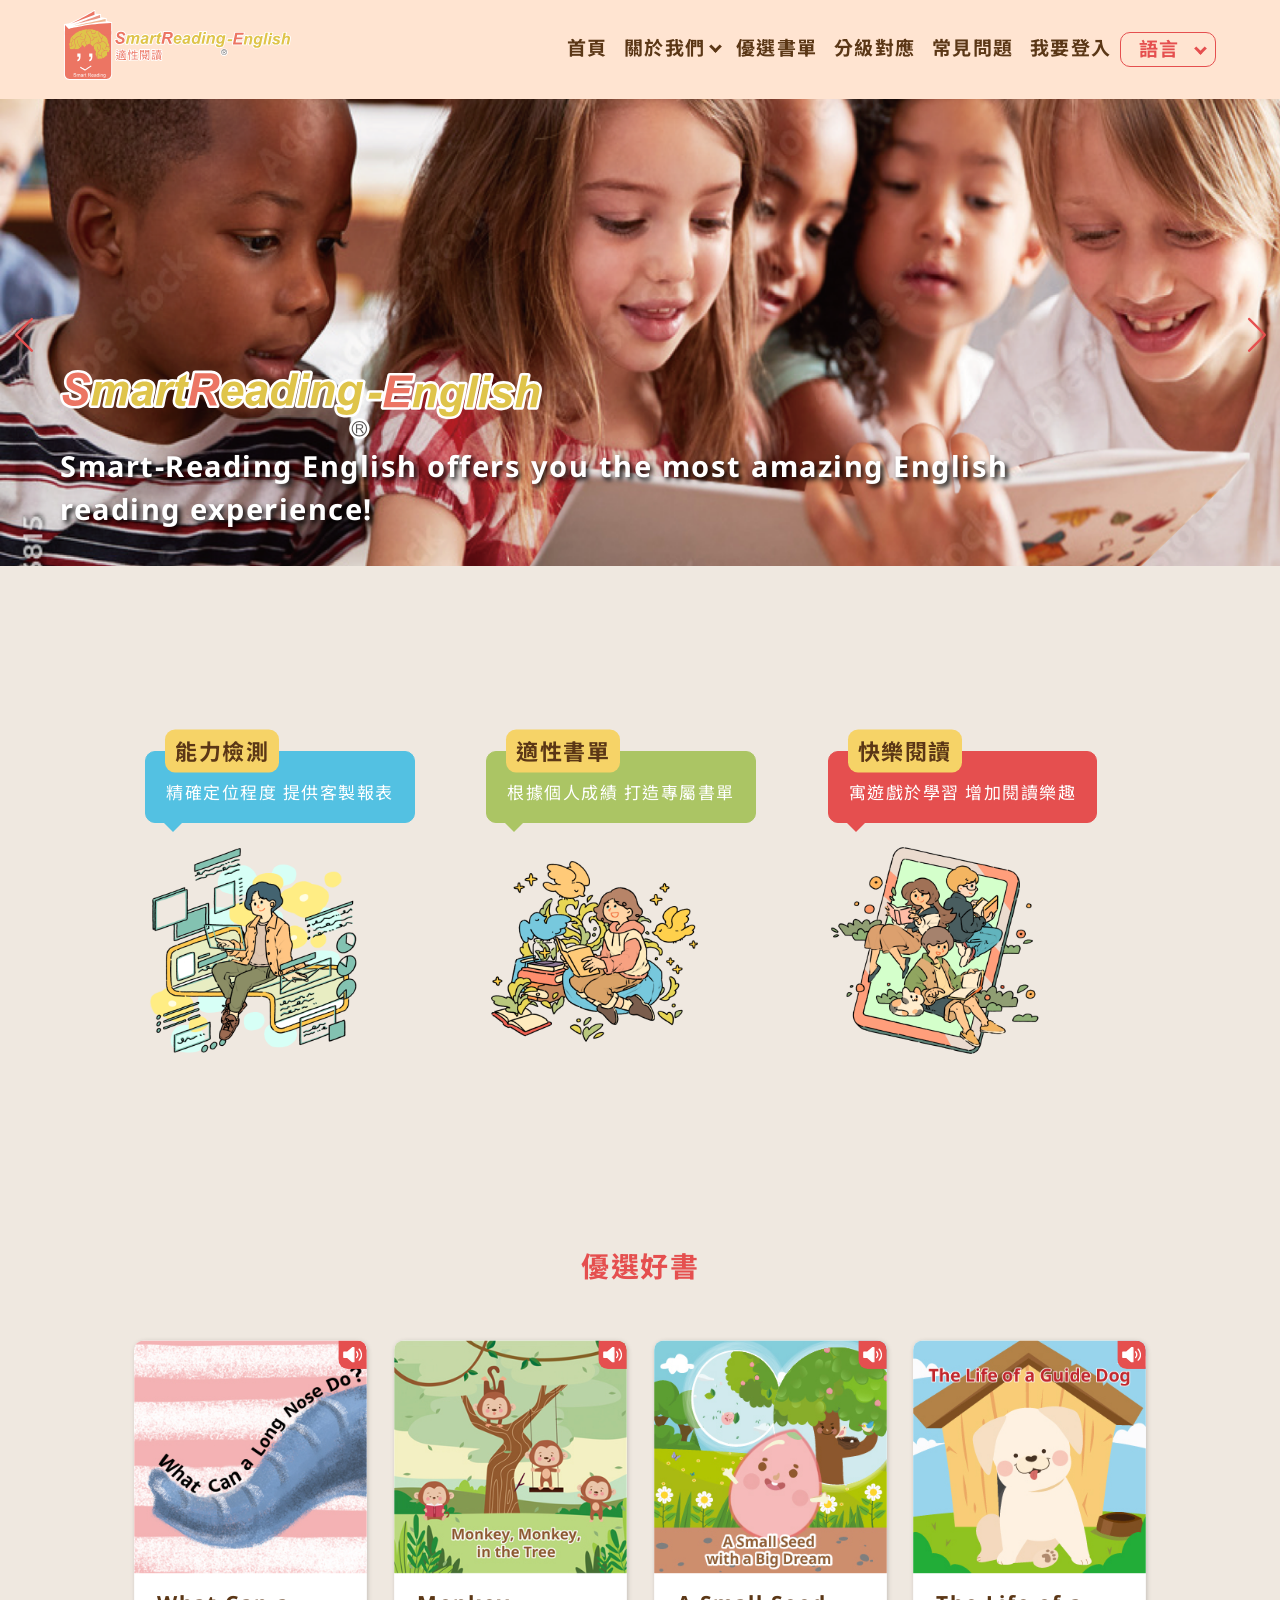
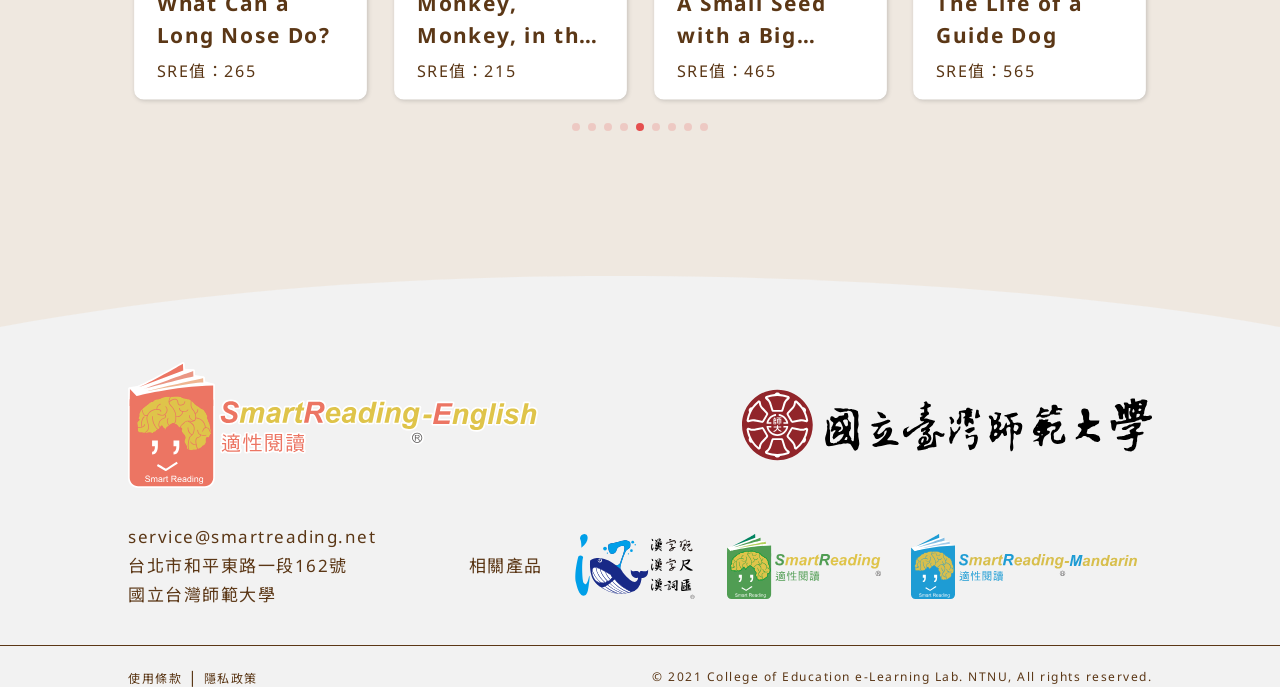
<file: index-1.html>
<!DOCTYPE html>
<html lang="zh-Hant-TW">

<head>
    <meta charset="UTF-8">
    <meta http-equiv="X-UA-Compatible" content="IE=edge">
    <meta name="viewport" content="width=device-width, initial-scale=1.0">
    <meta name="description"
        content="SRE(SmartReading-English)是提供臺灣等英語學習者閱讀英語讀本的學習平臺。SRE透過閱讀能力檢測對學習者進行英語閱讀能力評估後，再運用AI技術將學習者的英語閱讀程度和文本難度進行適性配對，並推薦適合學習者閱讀能力的英語讀本，增加學習者對英語閱讀的樂趣。當學習者閱讀文本後，可透過讀後測驗，了解自己對文本的理解程度。" />
    <title>SmartReading-English</title>
    <link rel="shortcut icon" type="image/x-icon" href="image/favicon.ico">

    <!-- this page widgets CSS -->
    <!-- modal -->
    <link rel="stylesheet" href="css/jquery.modal.min.css" />
    <!-- swiper -->
    <link rel="stylesheet" href="css/swiper-bundle.min.css" />

    <!-- my core CSS -->
    <link rel="stylesheet" type="text/css" href="css/style1.css">
</head>

<body>
    <header class="header">
    </header>
    <div class="slide slide_index">
        <div class="swiper mySwiper_slide">
            <div class="swiper-wrapper">
                <div class="swiper-slide">
                    <img src="image/photo/slide/slide_index_1.png" alt="">
                    <div class="slide_index_text">
                        <img src="image/logo/logo-text.svg" alt="">
                        <p>
                            SmartReading-English將帶給您最豐富有趣的英文閱讀體驗!
                        </p>
                    </div>
                </div>
                <div class="swiper-slide">
                    <img src="image/photo/slide/slide_index_1.png" alt="">
                    <div class="slide_index_text">
                        <img src="image/logo/logo-text.svg" alt="">
                        <p>
                            Smart-Reading English offers you the most amazing English reading experience!
                        </p>
                    </div>
                </div>
                <div class="swiper-slide">
                    <img src="image/photo/slide/slide_index_2.png" alt="">
                    <div class="slide_index_text slide_index_2">
                        <img src="image/logo/logo-text.svg" alt="">
                        <p>
                            無論什麼英語程度，都能在SmartReading-English找到適合自己的英文書籍!
                        </p>
                    </div>

                </div>
                <div class="swiper-slide">
                    <img src="image/photo/slide/slide_index_2.png" alt="">
                    <div class="slide_index_text slide_index_2">
                        <img src="image/logo/logo-text.svg" alt="">
                        <p>
                            No matter what English level you are in, you can find yourself the most suitable books in
                            Smart-Reading English.
                        </p>
                    </div>
                </div>
                <div class="swiper-slide">
                    <img src="image/photo/slide/slide_index_3.png" alt="">
                    <div class="slide_index_text slide_index_3">
                        <h4>
                            適性測驗X分級閱讀
                        </h4>
                        <p>
                            用精準的AI測驗結果引導您的快樂閱讀旅程
                        </p>
                        <img src="image/logo/logo-text.svg" alt="">
                    </div>
                </div>
                <div class="swiper-slide">
                    <img src="image/photo/slide/slide_index_3.png" alt="">
                    <div class="slide_index_text slide_index_3">
                        <h4>
                            Aptitude Test X Levelled Reading
                        </h4>
                        <p>
                            Guiding you through your magical reading journey by using accurate AI test results.
                        </p>
                        <img src="image/logo/logo-text.svg" alt="">
                    </div>
                </div>
            </div>
            <div class="swiper_slide_next"></div>
            <div class="swiper_slide_prev"></div>

        </div>
        <div class="main">
            <div class="three_item">
                <div class="project">
                    <h4>能力檢測</h4>
                    <p>精確定位程度 提供客製報表</p>
                    <div class="project_img">
                        <img src="image/photo/SRE_a_0.png" alt="">
                    </div>
                </div>
                <div class="project">
                    <h4>適性書單</h4>
                    <p>根據個人成績 打造專屬書單</p>
                    <div class="project_img">
                        <img src="image/photo/SRE_b_0.png" alt="">
                    </div>
                </div>
                <div class="project">
                    <h4>快樂閱讀</h4>
                    <p>寓遊戲於學習 增加閱讀樂趣</p>
                    <div class="project_img">
                        <img src="image/photo/SRE_c_0.png" alt="">
                    </div>
                </div>
            </div>
            <div class="best_book">
                <h3>優選好書</h3>
                <div class="swiper mySwiper">
                    <div class="swiper-wrapper">
                        <a href="#book_modal_1" rel="modal:open" class="swiper-slide">
                            <img src="image/index/book-1.jpg" alt="">
                            <div class="audio_icon" title="有聲書"></div>
                            <div class="book_content">
                                <h4>What Can a Long Nose Do?</h4>
                                <div class="value">
                                    <p>SRE值：265</p>
                                </div>
                            </div>
                        </a>

                        <a href="#book_modal_2" rel="modal:open" class="swiper-slide">
                            <img src="image/index/book-2.jpg" alt="">
                            <div class="audio_icon" title="有聲書"></div>
                            <div class="book_content">
                                <h4>Monkey, Monkey, in the Tree</h4>
                                <div class="value">
                                    <p>SRE值：215</p>
                                </div>
                            </div>
                        </a>

                        <a href="#book_modal_3" rel="modal:open" class="swiper-slide">
                            <img src="image/index/book-3.jpg" alt="">
                            <div class="audio_icon" title="有聲書"></div>
                            <div class="book_content">
                                <h4>A Small Seed with a Big Dream</h4>
                                <div class="value">
                                    <p>SRE值：465</p>
                                </div>
                            </div>
                        </a>

                        <a href="#book_modal_4" rel="modal:open" class="swiper-slide">
                            <img src="image/index/book-4.jpg" alt="">
                            <div class="audio_icon" title="有聲書"></div>
                            <div class="book_content">
                                <h4>The Life of a Guide Dog</h4>
                                <div class="value">
                                    <p>SRE值：565</p>
                                </div>
                            </div>
                        </a>

                        <!-- 第一本書彈跳視窗開始 -->
                        <div id="book_modal_1" class="modal book_information_modal">
                            <div class="book_introduction">
                                <div class="book_introduction_left">
                                    <div class="modal_book_img" title="What Can a Long Nose Do?">
                                        <img src="image/index/book-1.jpg" alt="">
                                        <div class="audio_icon" title="有聲書"></div>
                                    </div>

                                    <div class="book_introduction_top_border">
                                        <img src="image/svg/ticket_modal_top.svg" alt="">
                                    </div>

                                </div>

                                <div class="book_introduction_right">
                                    <div class="introduction_content">
                                        <div class="introduction_item">
                                            <div class="item introduction">
                                                <p><span>書名：</span><span>What Can a Long Nose Do?</span></p>
                                                <p><span>書名：</span><span>What Can a Long Nose Do?</span></p>
                                                <p><span>書名：</span><span>What Can a Long Nose Do?</span></p>
                                                <p><span>書名：</span><span>What Can a Long Nose Do?</span></p>
                                                <p><span>書名：</span><span>What Can a Long Nose Do?</span></p>
                                                <p><span>書名：</span><span>What Can a Long Nose Do?</span></p>
                                                <p><span>書名：</span><span>What Can a Long Nose Do?</span></p>
                                                <p><span>書名：</span><span>What Can a Long Nose Do?</span></p>
                                                <p><span>書名：</span><span>What Can a Long Nose Do?</span></p>
                                                <p><span>書名：</span><span>What Can a Long Nose Do?</span></p>
                                                <p><span>書名：</span><span>What Can a Long Nose Do?</span></p>
                                                <p><span>書名：</span><span>What Can a Long Nose Do?</span></p>
                                                <p><span>書名：</span><span>What Can a Long Nose Do?</span></p>
                                                <p><span>書名：</span><span>What Can a Long Nose Do?</span></p>
                                                <p><span>書名：</span><span>What Can a Long Nose Do?</span></p>
                                                <p><span>SRE值：</span><span>265</span></p>
                                                <p><span>CEFR：</span><span>A1</span></p>
                                                <p><span>台灣年級：</span><span>四年級</span></p>
                                            </div>

                                            <div class="modal_book_button">
                                                <a href="sreadingbookdemo.aspx?b=1&lang=zh-TW">我要閱讀</a>
                                            </div>

                                        </div>
                                    </div>

                                    <div class="book_introduction_left_border">
                                        <img src="image/svg/ticket_modal_right.svg" alt="">
                                    </div>
                                    <div class="book_introduction_right_border">
                                        <img src="image/svg/ticket_modal_right.svg" alt="">
                                    </div>
                                    <div class="book_introduction_bottom_border">
                                        <img src="image/svg/ticket_modal_top.svg" alt="">
                                    </div>
                                </div>



                            </div>

                            <div class="modal_wave_line modal_wave_line_left">
                                <div class="modal_wave_line_internal">
                                </div>
                            </div>

                            <div class="modal_wave_line modal_wave_line_right">
                                <div class="modal_wave_line_internal">
                                </div>
                            </div>
                        </div>
                        <!-- 第一本書彈跳視窗結束 -->

                        <!-- 第二本書彈跳視窗開始 -->
                        <div id="book_modal_2" class="modal book_information_modal">
                            <div class="book_introduction">
                                <div class="book_introduction_left">
                                    <div class="modal_book_img" title="Monkey, Monkey, in the Tree">
                                        <img src="image/index/book-2.jpg" alt="">
                                        <div class="audio_icon" title="有聲書"></div>
                                    </div>

                                    <div class="book_introduction_top_border">
                                        <img src="image/svg/ticket_modal_top.svg" alt="">
                                    </div>
                                </div>

                                <div class="book_introduction_right">
                                    <div class="introduction_content">
                                        <div class="introduction_item">
                                            <div class="item introduction">
                                                <p><span>書名：</span><span>Monkey, Monkey, in the Tree</span></p>
                                                <p><span>SRE值：</span><span>215</span></p>
                                                <p><span>CEFR：</span><span>A1</span></p>
                                                <p><span>台灣年級：</span><span>三年級</span></p>
                                            </div>

                                            <div class="modal_book_button">
                                                <a href="sreadingbookdemo.aspx?b=1&lang=zh-TW">我要閱讀</a>
                                            </div>

                                        </div>
                                    </div>

                                    <div class="book_introduction_left_border">
                                        <img src="image/svg/ticket_modal_right.svg" alt="">
                                    </div>
                                    <div class="book_introduction_right_border">
                                        <img src="image/svg/ticket_modal_right.svg" alt="">
                                    </div>
                                    <div class="book_introduction_bottom_border">
                                        <img src="image/svg/ticket_modal_top.svg" alt="">
                                    </div>
                                </div>
                            </div>

                            <div class="modal_wave_line modal_wave_line_left">
                                <div class="modal_wave_line_internal">
                                </div>
                            </div>

                            <div class="modal_wave_line modal_wave_line_right">
                                <div class="modal_wave_line_internal">
                                </div>
                            </div>
                        </div>
                        <!-- 第二本書彈跳視窗結束 -->

                        <!-- 第三本書彈跳視窗開始 -->
                        <div id="book_modal_3" class="modal book_information_modal">
                            <div class="book_introduction">
                                <div class="book_introduction_left">
                                    <div class="modal_book_img" title="A Small Seed with a Big Dream">
                                        <img src="image/index/book-3.jpg" alt="">
                                        <div class="audio_icon" title="有聲書"></div>
                                    </div>

                                    <div class="book_introduction_top_border">
                                        <img src="image/svg/ticket_modal_top.svg" alt="">
                                    </div>
                                </div>

                                <div class="book_introduction_right">
                                    <div class="introduction_content">
                                        <div class="introduction_item">
                                            <div class="item introduction">
                                                <p><span>書名：</span><span>A Small Seed with a Big Dream</span></p>
                                                <p><span>SRE值：</span><span>465</span></p>
                                                <p><span>CEFR：</span><span>B1</span></p>
                                                <p><span>台灣年級：</span><span>三年級</span></p>
                                            </div>

                                            <div class="modal_book_button">
                                                <a href="sreadingbookdemo.aspx?b=1&lang=zh-TW">我要閱讀</a>
                                            </div>

                                        </div>
                                    </div>

                                    <div class="book_introduction_left_border">
                                        <img src="image/svg/ticket_modal_right.svg" alt="">
                                    </div>
                                    <div class="book_introduction_right_border">
                                        <img src="image/svg/ticket_modal_right.svg" alt="">
                                    </div>
                                    <div class="book_introduction_bottom_border">
                                        <img src="image/svg/ticket_modal_top.svg" alt="">
                                    </div>
                                </div>
                            </div>

                            <div class="modal_wave_line modal_wave_line_left">
                                <div class="modal_wave_line_internal">
                                </div>
                            </div>

                            <div class="modal_wave_line modal_wave_line_right">
                                <div class="modal_wave_line_internal">
                                </div>
                            </div>
                        </div>
                        <!-- 第三本書彈跳視窗結束 -->

                        <!-- 第四本書彈跳視窗開始 -->
                        <div id="book_modal_4" class="modal book_information_modal">
                            <div class="book_introduction">
                                <div class="book_introduction_left">
                                    <div class="modal_book_img" title="A Small Seed with a Big Dream">
                                        <img src="image/index/book-4.jpg" alt="">
                                        <div class="audio_icon" title="有聲書"></div>
                                    </div>

                                    <div class="book_introduction_top_border">
                                        <img src="image/svg/ticket_modal_top.svg" alt="">
                                    </div>
                                </div>

                                <div class="book_introduction_right">
                                    <div class="introduction_content">
                                        <div class="introduction_item">
                                            <div class="item introduction">
                                                <p><span>書名：</span><span>The Life of a Guide Dog</span></p>
                                                <p><span>SRE值：</span><span>565</span></p>
                                                <p><span>CEFR：</span><span>B2</span></p>
                                                <p><span>台灣年級：</span><span>七年級</span></p>
                                            </div>

                                            <div class="modal_book_button">
                                                <a href="sreadingbookdemo.aspx?b=1&lang=zh-TW">我要閱讀</a>
                                            </div>

                                        </div>
                                    </div>

                                    <div class="book_introduction_left_border">
                                        <img src="image/svg/ticket_modal_right.svg" alt="">
                                    </div>
                                    <div class="book_introduction_right_border">
                                        <img src="image/svg/ticket_modal_right.svg" alt="">
                                    </div>
                                    <div class="book_introduction_bottom_border">
                                        <img src="image/svg/ticket_modal_top.svg" alt="">
                                    </div>
                                </div>
                            </div>

                            <div class="modal_wave_line modal_wave_line_left">
                                <div class="modal_wave_line_internal">
                                </div>
                            </div>

                            <div class="modal_wave_line modal_wave_line_right">
                                <div class="modal_wave_line_internal">
                                </div>
                            </div>
                        </div>
                        <!-- 第四本書彈跳視窗結束 -->

                    </div>
                </div>
                <div class="swiper-pagination"></div>
            </div>
        </div>
        <!-- footer弧線 -->
        <svg version="1.1" class="footer_top_bg" xmlns="http://www.w3.org/2000/svg"
            xmlns:xlink="http://www.w3.org/1999/xlink" x="0px" y="0px" viewBox="0 0 1920 76.5"
            style="enable-background:new 0 0 1920 76.5;" xml:space="preserve">
            <path d="M0,76.5C273,26.4,580.3-2.2,963.2,0c356.2,2.1,697.6,29,956.8,76.5" />
        </svg>
        <footer>
        </footer>
        <script src="js/jquery-3.5.1.min.js"></script>
        <script src="js/all.js"></script>

        <!-- this page widgets JS -->
        <!-- modal -->
        <script src="js/jquery.modal.min.js"></script>
        <!-- swiper -->
        <script src="js/swiper-bundle.min.js"></script>
        <!-- isotope -->
        <script src="js/isotope.pkgd.min.js"></script>

        <script>
            $(document).ready(function () {
                $('header').load('header.html', function () {});
                $('footer').load('footer.html', function () {});
            });
        </script>

        <script>
            var swiper = new Swiper(".mySwiper", {

                autoplay: true,
                spaceBetween: 15,
                loop: true,
                pagination: {
                    el: ".swiper-pagination",
                    clickable: true,
                },
                navigation: {
                    nextEl: '.swiper-button-next',
                    prevEl: '.swiper-button-prev',
                },
                scrollbar: {
                    el: ".swiper-scrollbar",
                    draggable: true,
                },
                breakpoints: {
                    // when window width is >= 320px
                    320: {
                        slidesPerView: 2,
                    },
                    768: {
                        slidesPerView: 3,
                    },
                    1024: {
                        slidesPerView: 4,
                        loop: false,
                    }
                }
            });
        </script>
        <script>
            var swiper_slide = new Swiper(".mySwiper_slide", {

                autoplay: true,
                loop: true,
                navigation: true,

                navigation: {
                    nextEl: '.swiper_slide_next',
                    prevEl: '.swiper_slide_prev',
                },
                scrollbar: {
                    el: ".swiper-scrollbar",
                    draggable: true,
                },

            });
        </script>
</body>

</html>
</file>
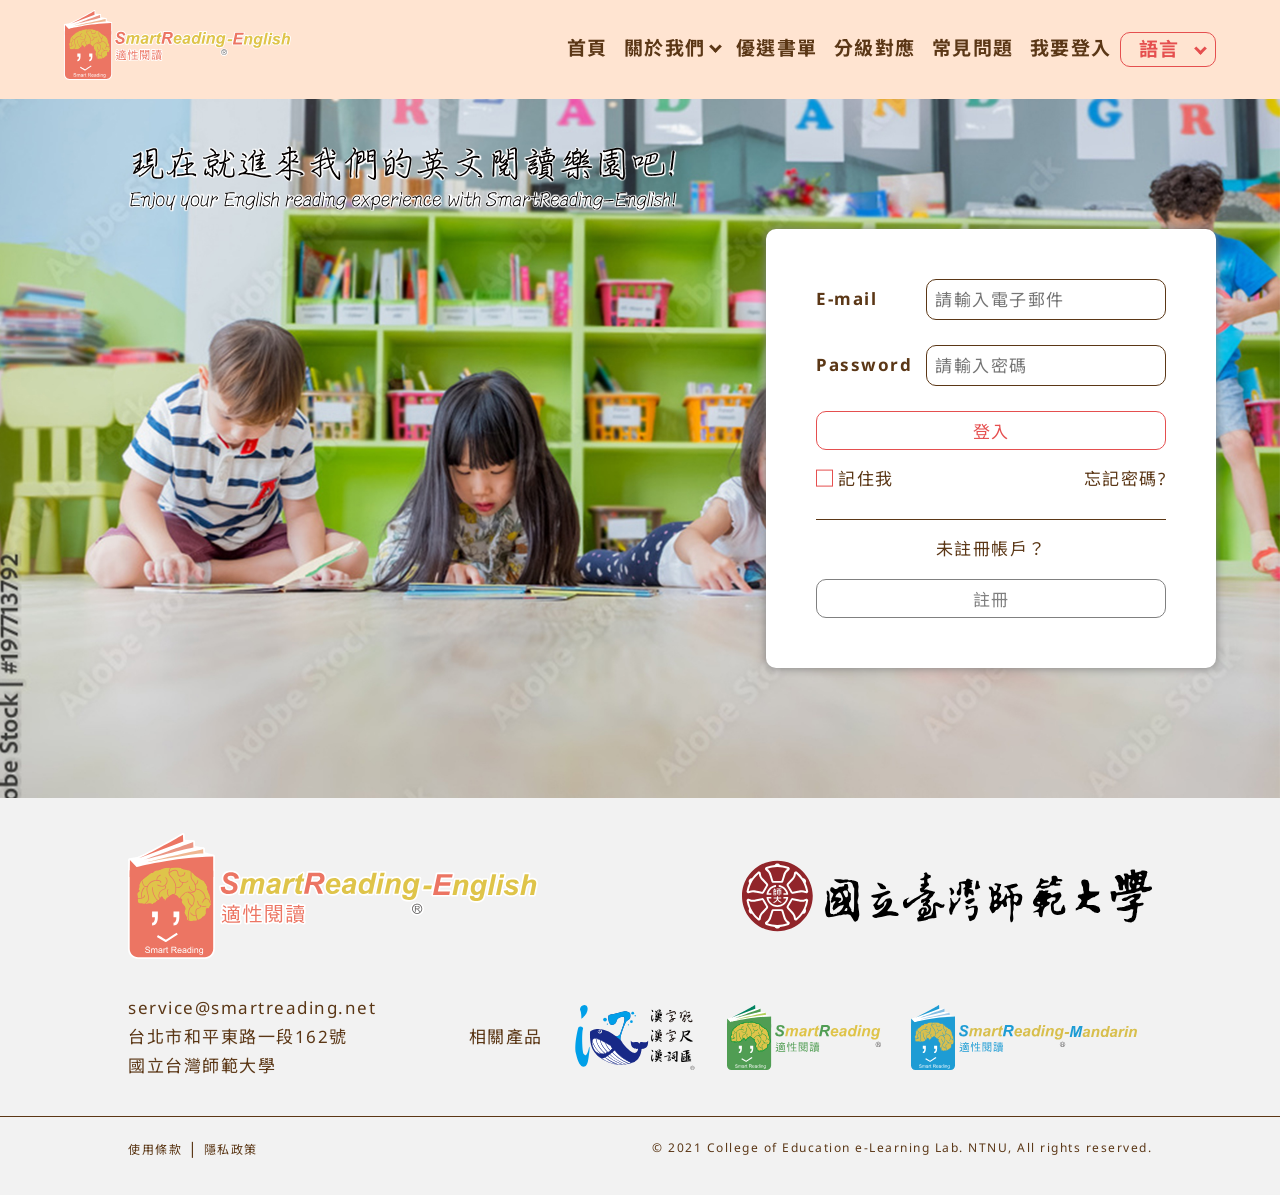
<file: login.html>
<!DOCTYPE html>
<html lang="zh-Hant-TW">

<head>
    <meta charset="UTF-8">
    <meta http-equiv="X-UA-Compatible" content="IE=edge">
    <meta name="viewport" content="width=device-width, initial-scale=1.0">
    <meta name="description"
        content="SRE(SmartReading-English)是提供臺灣等英語學習者閱讀英語讀本的學習平臺。SRE透過閱讀能力檢測對學習者進行英語閱讀能力評估後，再運用AI技術將學習者的英語閱讀程度和文本難度進行適性配對，並推薦適合學習者閱讀能力的英語讀本，增加學習者對英語閱讀的樂趣。當學習者閱讀文本後，可透過讀後測驗，了解自己對文本的理解程度。" />
    <title>SmartReading-English</title>
    <link rel="shortcut icon" type="image/x-icon" href="image/favicon.ico">

    <!-- this page widgets CSS -->

    <!-- my core CSS -->
    <link rel="stylesheet" type="text/css" href="css/SREstyles.css">
</head>

<body>


    <header class="header">
    </header>

    <div class="slide slide_login">
        <div class="main login">
            <div class="login_text">
                <img src="image/svg/login_text.svg" alt="">
            </div>
            <div class="login_area">
                <div class="account_area">
                    <div class="account_secret_area">
                        <label for="email"><b>E-mail</b></label>
                        <input type="text" placeholder="請輸入電子郵件" name="email" id="email" required>
                    </div>
                    <div class="account_secret_area">
                        <label for="psw"><b>Password</b></label>
                        <input type="password" placeholder="請輸入密碼" name="psw" id="psw" required>
                    </div>
                    <input type="submit" value="登入" class="login_button" onclick="location.href='map.html'">
                </div>
                <div class="forget_password">
                    <label class="remember_me">
                        <input id="login_remember_me" type="checkbox" name="remember_me" value="1"
                            class="remember_me_check">
                        <span class="checkmark"></span>
                        <p>記住我</p>
                    </label>
                    <a href="" class="forget_psw">忘記密碼?</a>
                </div>
                <div class="signup">
                    <p>未註冊帳戶？</p>
                    <input type="submit" value="註冊" class="signup_button">
                </div>

            </div>
        </div>

    </div>
    
    <footer>
    </footer>
    <script src="js/jquery-3.5.1.min.js"></script>
    <script src="js/all.js"></script>

    <!-- this page widgets JS -->

    <script>
        $(document).ready(function () {
            $('header').load('header.html', function () {});
            $('footer').load('footer.html', function () {});
        });
    </script>

</body>

</html>
</file>
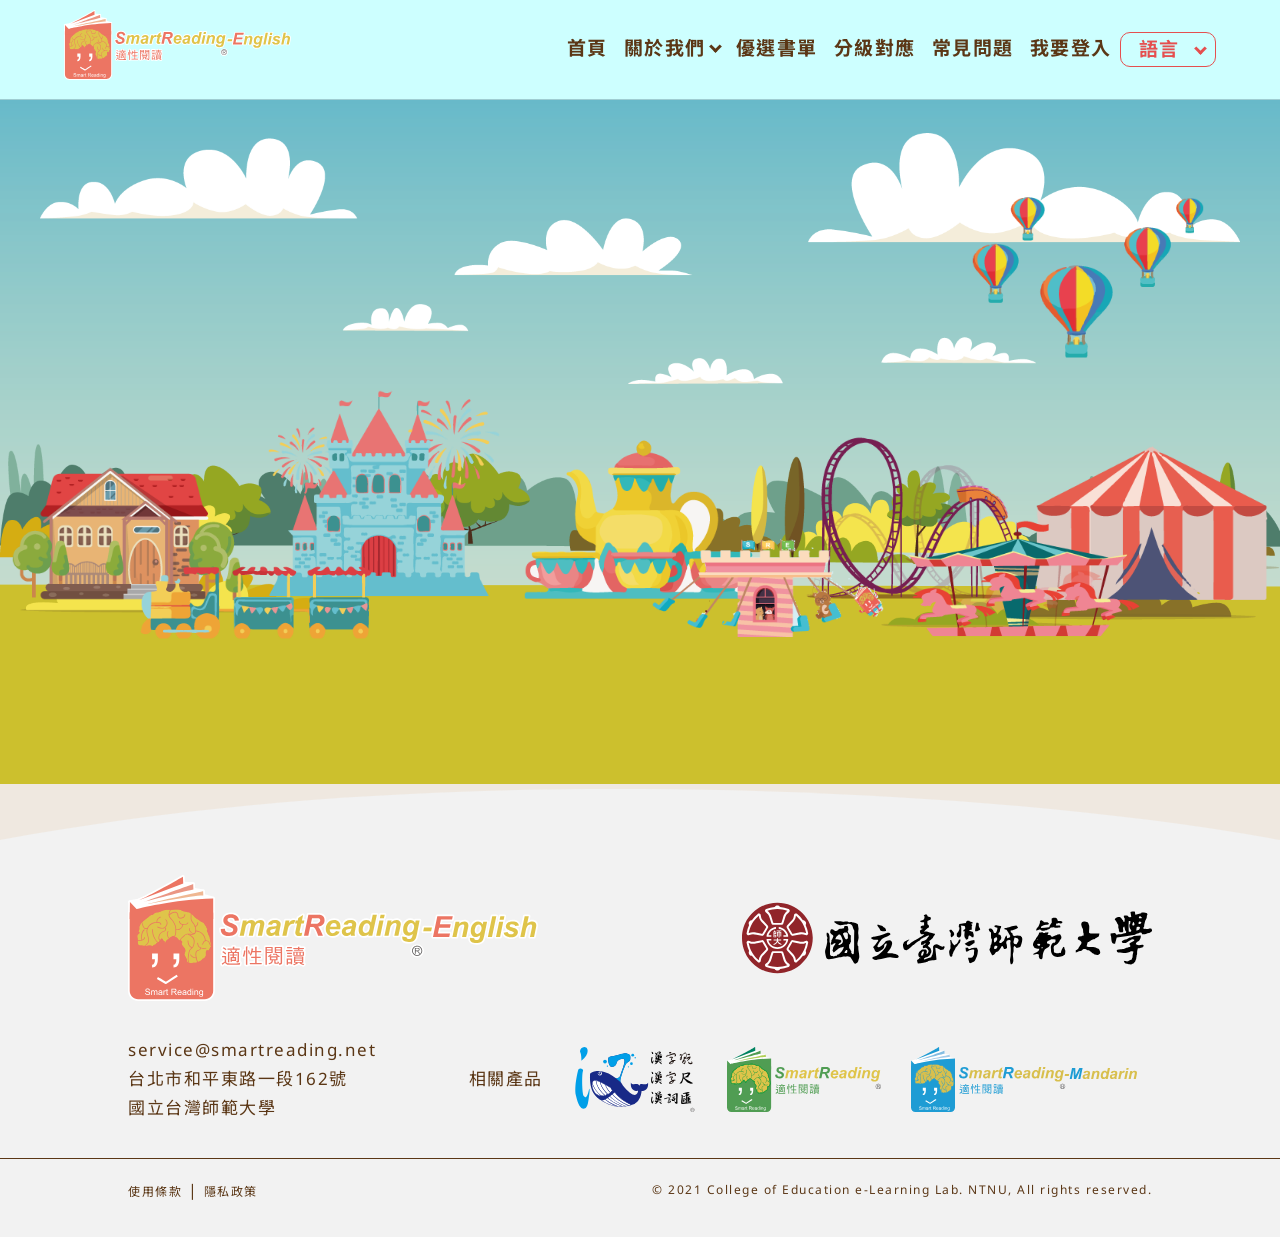
<file: map.html>
<!DOCTYPE html>
<html lang="zh-Hant-TW">

<!DOCTYPE html>
<html lang="zh-Hant-TW">

<head>
    <meta charset="UTF-8">
    <meta http-equiv="X-UA-Compatible" content="IE=edge">
    <meta name="viewport" content="width=device-width, initial-scale=1.0">
    <meta name="description"
        content="SRE(SmartReading-English)是提供臺灣等英語學習者閱讀英語讀本的學習平臺。SRE透過閱讀能力檢測對學習者進行英語閱讀能力評估後，再運用AI技術將學習者的英語閱讀程度和文本難度進行適性配對，並推薦適合學習者閱讀能力的英語讀本，增加學習者對英語閱讀的樂趣。當學習者閱讀文本後，可透過讀後測驗，了解自己對文本的理解程度。" />
    <title>SmartReading-English</title>
    <link rel="shortcut icon" type="image/x-icon" href="image/favicon.ico">

    <!-- this page widgets CSS -->

    <!-- my core CSS -->
    <link rel="stylesheet" type="text/css" href="css/SREstyles.css">
</head>

<body>
    <header class="header map_first_grade_header">
    </header>



    <div class="main grade_map">
        <div class="map_object map_object_item_page">
            <div class="map_background">
                <img src="image/photo/map/map_object/map_object_bg.png" alt="">
            </div>
            <div class="map_object_item">
                <div class="map_object_item_bg item_bg_cloud">
                    <img src="image/photo/map/map_object/map_object_cloud.png" alt="">
                </div>
                <div class="map_object_item_bg item_bg_grassland">
                    <img src="image/photo/map/map_object/map_object_grassland.png" alt="">
                </div>

                <div class="map_object_item_project item_project_first_grade">
                    <a href="map_first_grade.html">
                        <img src="image/photo/map/map_object/map_object_first_grade.png" alt="">
                    </a>
                </div>
                <div class="map_object_item_project item_project_second_grade">
                    <a href="map_first_grade.html">
                        <img src="image/photo/map/map_object/map_object_second_grade.png" alt="">
                    </a>
                </div>
                <div class="map_object_item_project item_project_third_grade">
                    <a href="map_first_grade.html">
                        <img src="image/photo/map/map_object/map_object_third_grade.png" alt="">
                    </a>
                </div>
                <div class="map_object_item_project item_project_fourth_grade">
                    <a href="map_first_grade.html">
                        <img src="image/photo/map/map_object/map_object_fourth_grade.png" alt="">
                    </a>
                </div>
                <div class="map_object_item_project item_project_fifth_grade">
                    <a href="map_first_grade.html">
                        <img src="image/photo/map/map_object/map_object_fifth_grade.png" alt="">
                    </a>
                </div>
                <div class="map_object_item_project item_project_sixth_grade">
                    <a href="map_first_grade.html">
                        <img src="image/photo/map/map_object/map_object_sixth_grade.png" alt="">
                    </a>
                </div>
                <div class="map_object_item_project item_project_seventh_grade">
                    <a href="map_first_grade.html">
                        <img src="image/photo/map/map_object/map_object_seventh_grade.png" alt="">
                    </a>
                </div>
                <div class="map_object_item_project item_project_eighth_grade">
                    <a href="map_first_grade.html">
                        <img src="image/photo/map/map_object/map_object_eighth_grade.png" alt="">
                    </a>
                </div>
                <div class="map_object_item_project item_project_ninth_grade">
                    <a href="map_first_grade.html">
                        <img src="image/photo/map/map_object/map_object_ninth_grade.png" alt="">
                    </a>
                </div>
            </div>
        </div>

    </div>
    <!-- footer弧線 -->
    <svg version="1.1" class="footer_top_bg" xmlns="http://www.w3.org/2000/svg"
        xmlns:xlink="http://www.w3.org/1999/xlink" x="0px" y="0px" viewBox="0 0 1920 76.5"
        style="enable-background:new 0 0 1920 76.5;" xml:space="preserve">
        <path d="M0,76.5C273,26.4,580.3-2.2,963.2,0c356.2,2.1,697.6,29,956.8,76.5" />
    </svg>
    <footer>
    </footer>
    <script src="js/jquery-3.5.1.min.js"></script>


    <!-- this page widgets JS -->
    <!-- modal -->
    <script src="js/jquery.modal.min.js"></script>

    <!-- owl.carousel -->
    <script src="js/owl_carousel/owl.carousel.min.js"></script>

    <!-- my core JS -->
    <script src="js/all.js"></script>

    <script>
        $(document).ready(function () {
            $('header').load('header.html', function () {});
            $('footer').load('footer.html', function () {});
        });
    </script>

</body>
</file>
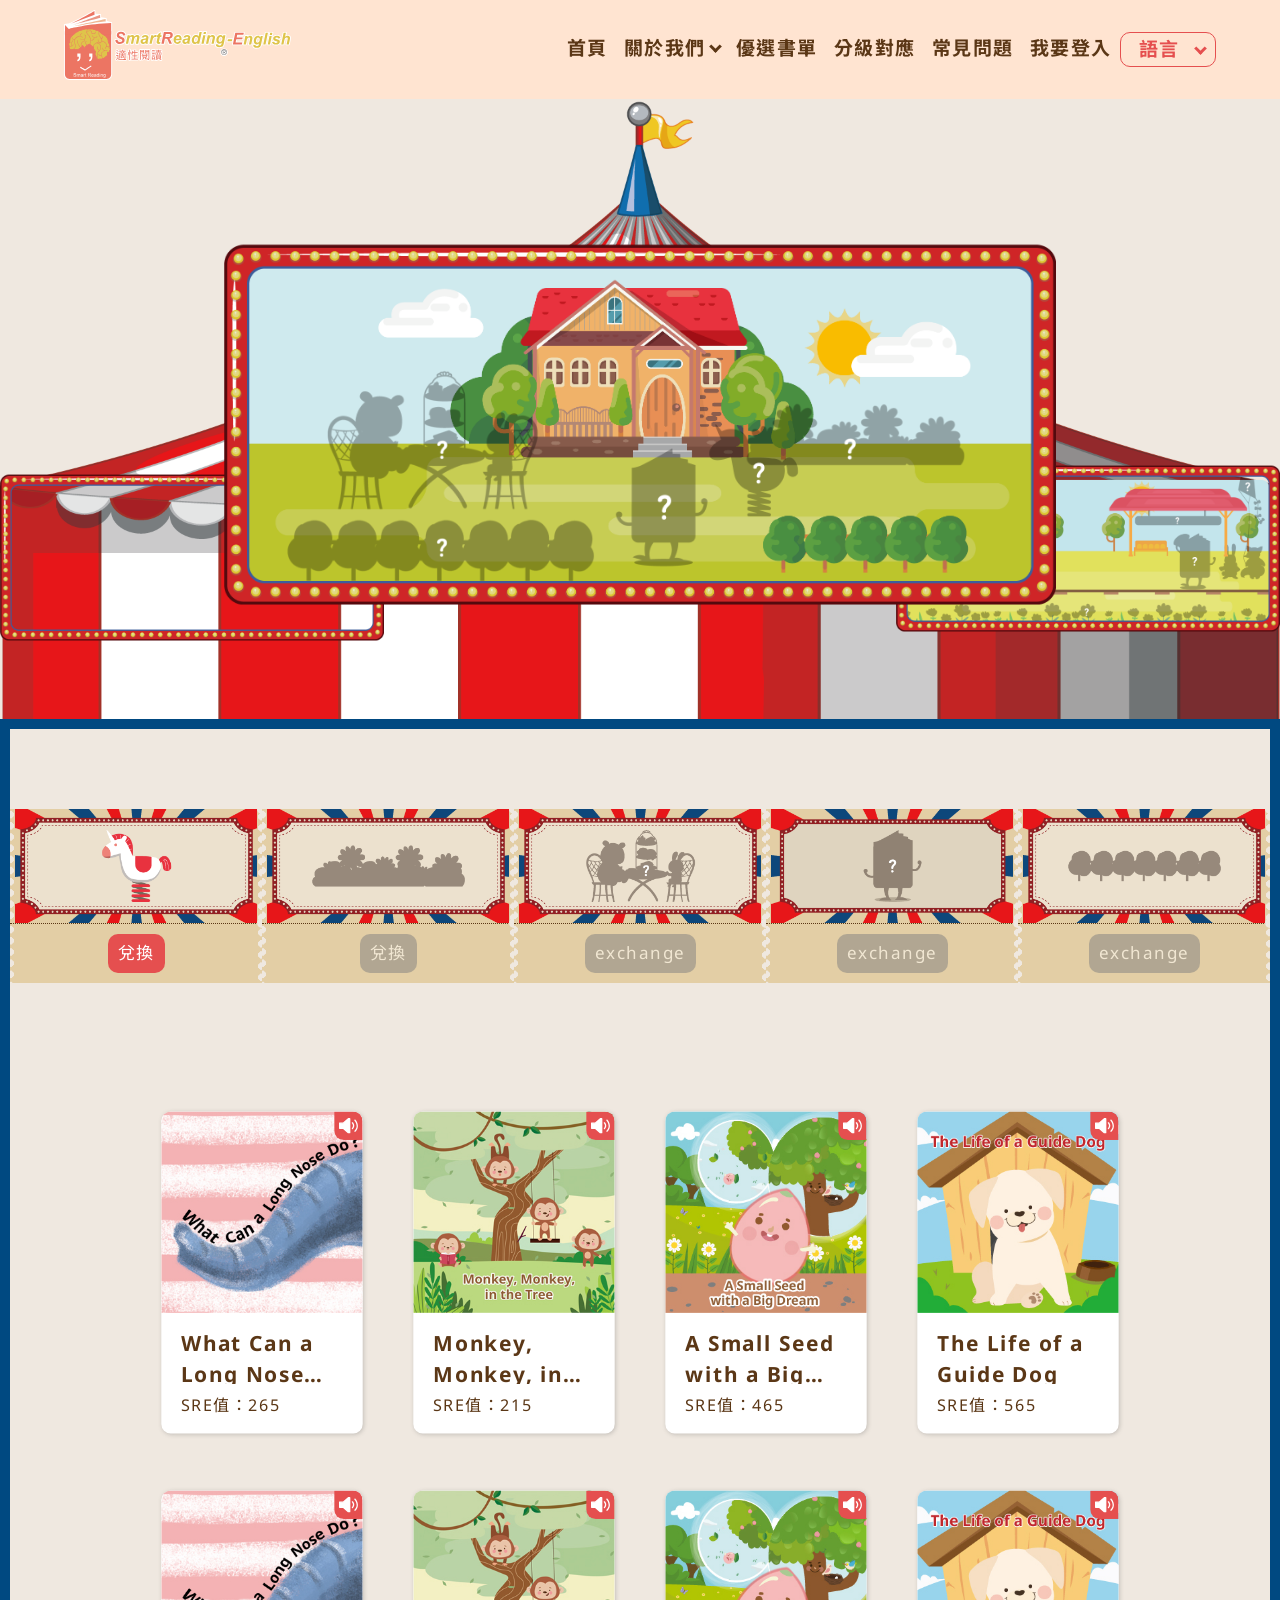
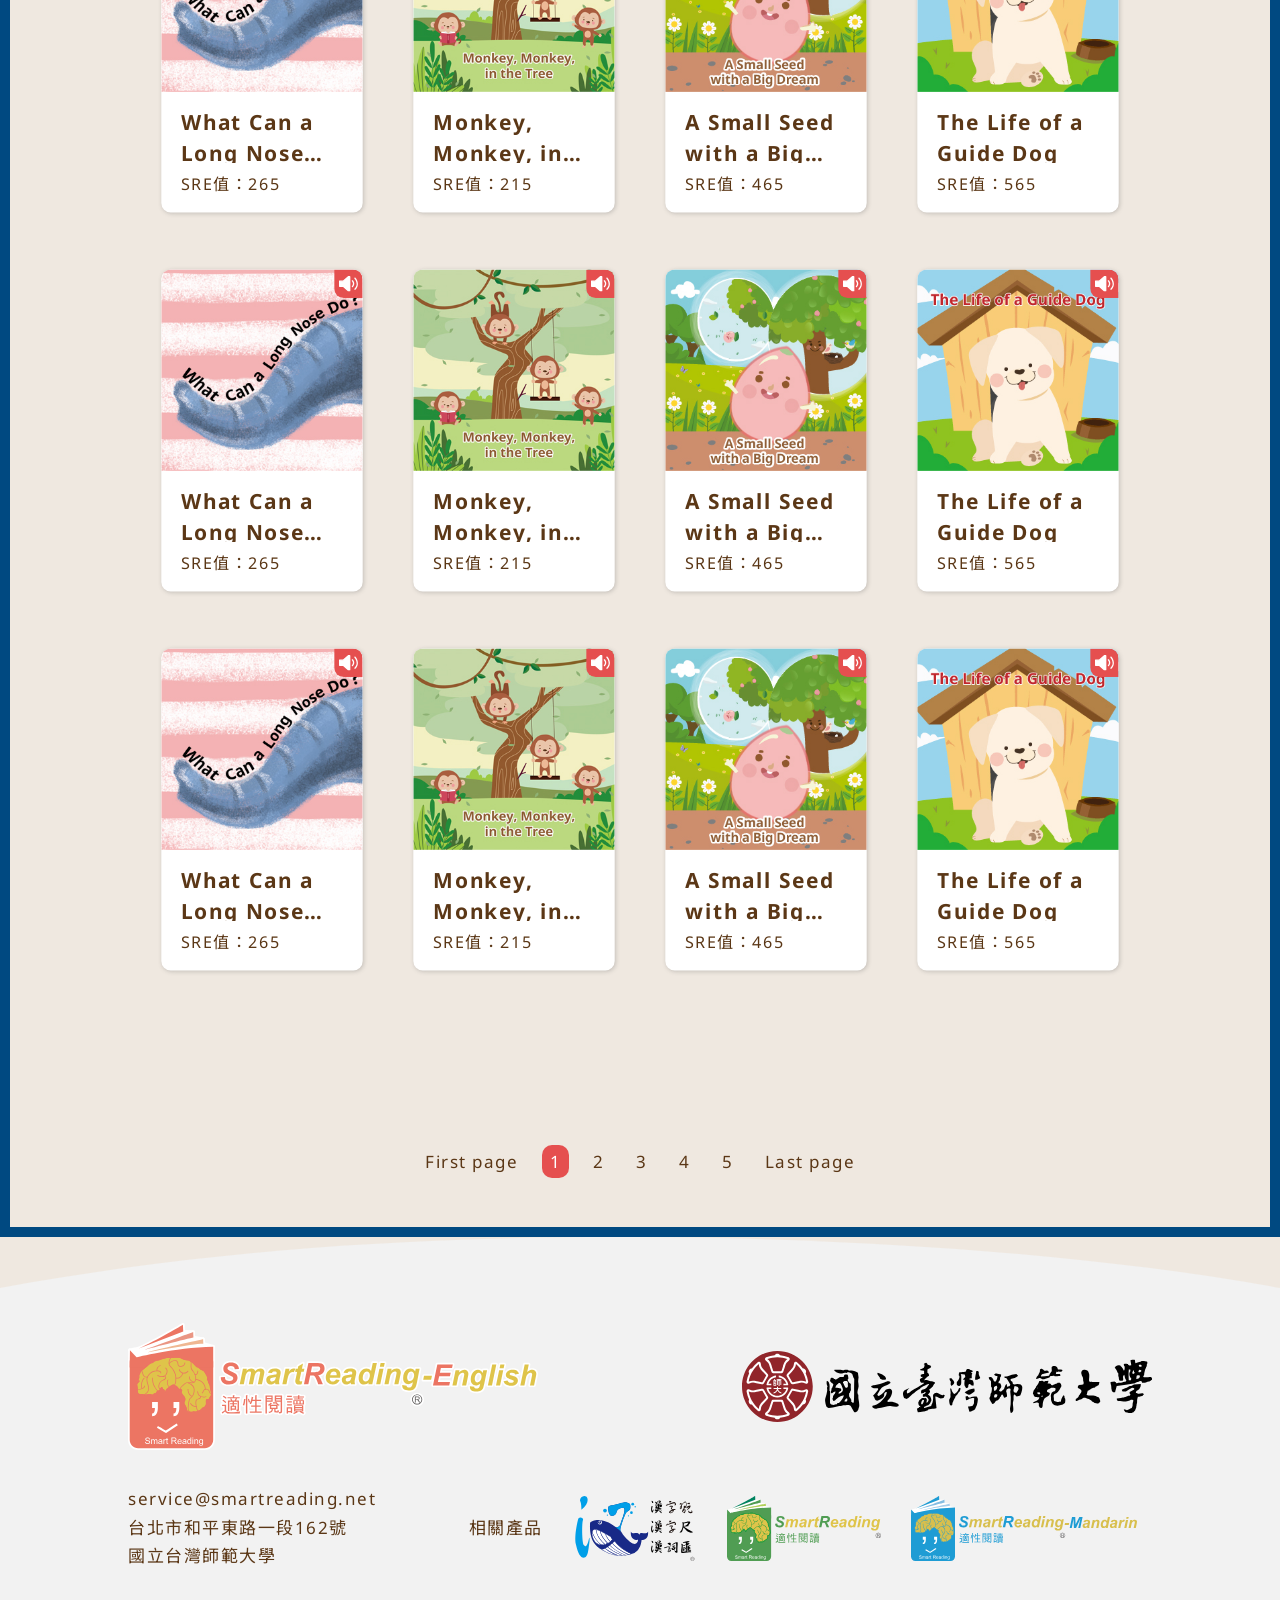
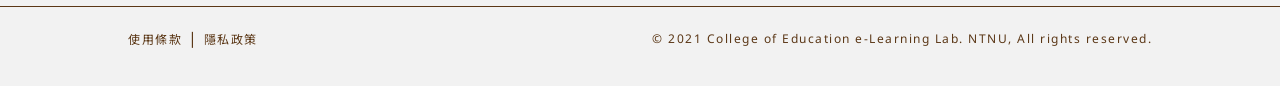
<file: map_first_grade.html>
<!DOCTYPE html>
<html lang="zh-Hant-TW">

<!DOCTYPE html>
<html lang="zh-Hant-TW">

<head>
  <meta charset="UTF-8">
  <meta http-equiv="X-UA-Compatible" content="IE=edge">
  <meta name="viewport" content="width=device-width, initial-scale=1.0">
  <meta name="description"
    content="SRE(SmartReading-English)是提供臺灣等英語學習者閱讀英語讀本的學習平臺。SRE透過閱讀能力檢測對學習者進行英語閱讀能力評估後，再運用AI技術將學習者的英語閱讀程度和文本難度進行適性配對，並推薦適合學習者閱讀能力的英語讀本，增加學習者對英語閱讀的樂趣。當學習者閱讀文本後，可透過讀後測驗，了解自己對文本的理解程度。" />
  <title>SmartReading-English</title>
  <link rel="shortcut icon" type="image/x-icon" href="image/favicon.ico">

  <!-- this page widgets CSS -->
  <!-- modal -->
  <link rel="stylesheet" href="css/jquery.modal.min.css" />

  <!-- owl.carousel -->
  <link rel="stylesheet" href="css/owl_carousel/owl.carousel.min.css">

  <!-- my core CSS -->
  <link rel="stylesheet" type="text/css" href="css/SREstyles.css">

</head>

<body>
  <header class="header">
    <div class="header_logo">
      <a href="">
        <img src="image/logo/logo.svg" alt="">
      </a>
    </div>
    <div id="toggle" class=""><span></span></div>
    <nav>
      <ul class="menu">
        <div class="menu_pagination">
          <li>
            <a class="current" href="index.html">首頁</a>
          </li>
          <li class="dropdown about_dropdown">
            <a href="#">關於我們<span class="arrow down"></span></a>
            <ul class="dropdown_content">
              <li>
                <a href="about_sre.html">關於SRE</a>
              </li>
              <li>
                <a href="about_dcec.html">關於DCEC</a>
              </li>
            </ul>
          </li>
          <li>
            <a href="booklist.html">優選書單</a>
          </li>
          <li>
            <a href="grade.html">分級對應</a>
          </li>
          <li>
            <a href="question.html">常見問題</a>
          </li>
          <li>
            <a href="login.html">我要登入</a>
          </li>
        </div>
        <div class="menu_language">
          <li class="dropdown language_dropdown">
            <a href="#">語言</a>
            <span class="arrow down"></span>
            <ul class="dropdown_content">
              <li>
                <a href="#">繁體中文</a>
              </li>
              <li>
                <a href="#">簡體中文</a>
              </li>
              <li>
                <a href="#">English</a>
              </li>
            </ul>
          </li>
        </div>
      </ul>
    </nav>
  </header>
  </div>
  <div class="main grade_map map_second_grade">
    <div class="map_object">
      <div class="map_background">
        <!-- <img src="image/photo/map/second_grade/bg.jpg" alt=""> -->
      </div>
      <div class="map_object_item">
        <div class="map_object_item_frame">
          <div class="map_object_roof">
            <img src="image/photo/map/map_object/map_object_roof.png" alt="">
          </div>
          <div class="map_object_sign">
            <div class="map_object_sign_one">
              <img src="image/photo/map/map_object/map_object_sign.png" alt="">
            </div>
            <div class="map_object_sign_two">
              <img src="image/photo/map/map_object/map_object_sign.png" alt="">
              <div class="map_object_sign_item">
                <img src="image/photo/map/first_grade/bg.png" alt="">
                <img id="changeimage_2" src="image/photo/map/first_grade/gray_2.png" alt="">
                <img id="changeimage_1" src="image/photo/map/first_grade/gray_1.png" alt="">
                <img id="changeimage_3" src="image/photo/map/first_grade/gray_3.png" alt="">
                <img id="changeimage_4" src="image/photo/map/first_grade/gray_4.png" alt="">
                <img id="changeimage_5" src="image/photo/map/first_grade/gray_5.png" alt="">
              </div>
            </div>
            <div class="map_object_sign_three">
              <a href="map_second_grade.html">
                <img src="image/photo/map/map_object/map_object_sign.png" alt="">
                <div class="map_object_sign_item">
                  <img src="image/photo/map/second_grade/bg.png" alt="">
                  <img id="" src="image/photo/map/second_grade/gray_2.png" alt="">
                  <img id="" src="image/photo/map/second_grade/gray_1.png" alt="">
                  <img id="" src="image/photo/map/second_grade/gray_3.png" alt="">
                  <img id="" src="image/photo/map/second_grade/gray_4.png" alt="">
                  <img id="" src="image/photo/map/second_grade/gray_5.png" alt="">
                </div>
              </a>
            </div>
          </div>
        </div>
      </div>
    </div>

    <div class="map_book_area_bg">

      <div class="map_book_area">
        <div class="ticket_bg">
          <div class="ticket_area owl-carousel owl-theme">
            <div class="ticket_wrap">
              <div class="ticket ticket_left">
                <div class="ticket_object">
                  <img src="image/photo/ticket/first_grade/color_1.png" alt="">
                </div>
                <div class="exchange">
                  <img src="image/svg/exchange.svg" alt="">
                </div>
                <div class="wave_line wave_line_left">
                  <div class="wave_line_internal">
                  </div>
                </div>
                <div class="wave_line wave_line_right">
                  <div class="wave_line_internal">
                  </div>
                </div>
              </div>
              <div class="ticket ticket_right">
                <div class="receive">
                  <button type="button" id="btn_1">
                    <p>兌換</p>
                  </button>
                </div>
                <div class="wave_line wave_line_right">
                  <div class="wave_line_internal">
                  </div>
                </div>

                <div class="wave_line wave_line_left">
                  <div class="wave_line_internal">
                  </div>
                </div>
              </div>
            </div>

            <div class="ticket_wrap">
              <div class="ticket ticket_left">
                <div class="ticket_object">
                  <img id="changeticket_2" src="image/photo/ticket/first_grade/gray_2.png" alt="">
                </div>
                <div class="exchange">
                  <img src="image/svg/exchange.svg" alt="">
                </div>
                <div class="wave_line wave_line_left">
                  <div class="wave_line_internal">
                  </div>
                </div>
                <div class="wave_line wave_line_right">
                  <div class="wave_line_internal">
                  </div>
                </div>

                <div class="wave_line wave_line_left">
                  <div class="wave_line_internal">
                  </div>
                </div>
              </div>
              <div class="ticket ticket_right">
                <div class="receive">
                  <button type="button" id="btn_2" disabled>
                    <p>兌換</p>
                  </button>
                </div>
                <div class="wave_line wave_line_right">
                  <div class="wave_line_internal">
                  </div>
                </div>

                <div class="wave_line wave_line_left">
                  <div class="wave_line_internal">
                  </div>
                </div>
              </div>
            </div>

            <div class="ticket_wrap">
              <div class="ticket ticket_left">
                <div class="ticket_object">
                  <img id="changeticket_3" src="image/photo/ticket/first_grade/gray_3.png" alt="">
                </div>
                <div class="exchange">
                  <img src="image/svg/exchange.svg" alt="">
                </div>
                <div class="wave_line wave_line_left">
                  <div class="wave_line_internal">
                  </div>
                </div>
                <div class="wave_line wave_line_right">
                  <div class="wave_line_internal">
                  </div>
                </div>
              </div>
              <div class="ticket ticket_right">
                <div class="receive">
                  <button type="button" id="btn_3" disabled>
                    <p>exchange</p>
                  </button>
                </div>
                <div class="wave_line wave_line_right">
                  <div class="wave_line_internal">
                  </div>
                </div>

                <div class="wave_line wave_line_left">
                  <div class="wave_line_internal">
                  </div>
                </div>
              </div>
            </div>

            <div class="ticket_wrap">
              <div class="ticket ticket_left">
                <div class="ticket_object">
                  <img id="changeticket_4" src="image/photo/ticket/first_grade/gray_4.png" alt="">
                </div>
                <div class="exchange">
                  <img src="image/svg/exchange.svg" alt="">
                </div>
                <div class="wave_line wave_line_left">
                  <div class="wave_line_internal">
                  </div>
                </div>
                <div class="wave_line wave_line_right">
                  <div class="wave_line_internal">
                  </div>
                </div>
              </div>
              <div class="ticket ticket_right">
                <div class="receive">
                  <button type="button" id="btn_4" disabled>
                    <p>exchange</p>
                  </button>
                </div>
                <div class="wave_line wave_line_right">
                  <div class="wave_line_internal">
                  </div>
                </div>

                <div class="wave_line wave_line_left">
                  <div class="wave_line_internal">
                  </div>
                </div>
              </div>
            </div>

            <div class="ticket_wrap">
              <div class="ticket ticket_left">
                <div class="ticket_object">
                  <img id="changeticket_5" src="image/photo/ticket/first_grade/gray_5.png" alt="">
                </div>
                <div class="exchange">
                  <img src="image/svg/exchange.svg" alt="">
                </div>
                <div class="wave_line wave_line_left">
                  <div class="wave_line_internal">
                  </div>
                </div>
                <div class="wave_line wave_line_right">
                  <div class="wave_line_internal">
                  </div>
                </div>
              </div>
              <div class="ticket ticket_right">
                <div class="receive">
                  <button type="button" id="btn_5" disabled>
                    <p>exchange</p>
                  </button>
                </div>
                <div class="wave_line wave_line_right">
                  <div class="wave_line_internal">
                  </div>
                </div>

                <div class="wave_line wave_line_left">
                  <div class="wave_line_internal">
                  </div>
                </div>
              </div>
            </div>
          </div>
        </div>


        <div class="book_area">
          <!-- <div class="book_area_menu">
              <div class="book_selection first_grade_selection">
                <a href="map_first_grade.html"> 一年級(含以下)</a>
              </div>
              <div class="book_selection second_grade_selection">
                <a href="map_second_grade.html">二年級</a>
              </div>
              <div class="book_selection third_grade_selection">
                <a href="map_first_grade.html">三年級</a>
              </div>
              <div class="book_selection fourth_grade_selection">
                <a href="map_first_grade.html">四年級</a>
              </div>
              <div class="book_selection fifth_grade_selection">
                <a href="map_first_grade.html">五年級</a>
              </div>
              <div class="book_selection sixth_grade_selection">
                <a href="map_first_grade.html">六年級</a>
              </div>
              <div class="book_selection seventh_grade_selection">
                <a href="map_first_grade.html">七年級</a>
              </div>
              <div class="book_selection eighth_grade_selection">
                <a href="map_first_grade.html">八年級</a>
              </div>
              <div class="book_selection ninth_grade_selection">
                <a href="map_first_grade.html">九年級</a>
              </div>
            </div> -->
          <div class="best_book grade_map_booklist">
            <div class="swiper">
              <div class="swiper-wrapper">
                  <a href="#book_modal_1" rel="modal:open" class="swiper-slide">
                      <img src="image/index/book-1.jpg" alt="">
                      <div class="audio_icon" title="有聲書"></div>
                      <div class="book_content">
                          <h4>What Can a Long Nose Do?</h4>
                          <div class="value">
                              <p>SRE值：265</p>
                          </div>
                      </div>
                  </a>

                  <a href="#book_modal_2" rel="modal:open" class="swiper-slide">
                      <img src="image/index/book-2.jpg" alt="">
                      <div class="audio_icon" title="有聲書"></div>
                      <div class="book_content">
                          <h4>Monkey, Monkey, in the Tree</h4>
                          <div class="value">
                              <p>SRE值：215</p>
                          </div>
                      </div>
                  </a>

                  <a href="#book_modal_3" rel="modal:open" class="swiper-slide">
                      <img src="image/index/book-3.jpg" alt="">
                      <div class="audio_icon" title="有聲書"></div>
                      <div class="book_content">
                          <h4>A Small Seed with a Big Dream</h4>
                          <div class="value">
                              <p>SRE值：465</p>
                          </div>
                      </div>
                  </a>

                  <a href="#book_modal_4" rel="modal:open" class="swiper-slide">
                      <img src="image/index/book-4.jpg" alt="">
                      <div class="audio_icon" title="有聲書"></div>
                      <div class="book_content">
                          <h4>The Life of a Guide Dog</h4>
                          <div class="value">
                              <p>SRE值：565</p>
                          </div>
                      </div>
                  </a>

                  <a href="#book_modal_1" rel="modal:open" class="swiper-slide">
                    <img src="image/index/book-1.jpg" alt="">
                    <div class="audio_icon" title="有聲書"></div>
                    <div class="book_content">
                        <h4>What Can a Long Nose Do?</h4>
                        <div class="value">
                            <p>SRE值：265</p>
                        </div>
                    </div>
                </a>

                <a href="#book_modal_2" rel="modal:open" class="swiper-slide">
                    <img src="image/index/book-2.jpg" alt="">
                    <div class="audio_icon" title="有聲書"></div>
                    <div class="book_content">
                        <h4>Monkey, Monkey, in the Tree</h4>
                        <div class="value">
                            <p>SRE值：215</p>
                        </div>
                    </div>
                </a>

                <a href="#book_modal_3" rel="modal:open" class="swiper-slide">
                    <img src="image/index/book-3.jpg" alt="">
                    <div class="audio_icon" title="有聲書"></div>
                    <div class="book_content">
                        <h4>A Small Seed with a Big Dream</h4>
                        <div class="value">
                            <p>SRE值：465</p>
                        </div>
                    </div>
                </a>

                <a href="#book_modal_4" rel="modal:open" class="swiper-slide">
                    <img src="image/index/book-4.jpg" alt="">
                    <div class="audio_icon" title="有聲書"></div>
                    <div class="book_content">
                        <h4>The Life of a Guide Dog</h4>
                        <div class="value">
                            <p>SRE值：565</p>
                        </div>
                    </div>
                </a>

                <a href="#book_modal_1" rel="modal:open" class="swiper-slide">
                  <img src="image/index/book-1.jpg" alt="">
                  <div class="audio_icon" title="有聲書"></div>
                  <div class="book_content">
                      <h4>What Can a Long Nose Do?</h4>
                      <div class="value">
                          <p>SRE值：265</p>
                      </div>
                  </div>
              </a>

              <a href="#book_modal_2" rel="modal:open" class="swiper-slide">
                  <img src="image/index/book-2.jpg" alt="">
                  <div class="audio_icon" title="有聲書"></div>
                  <div class="book_content">
                      <h4>Monkey, Monkey, in the Tree</h4>
                      <div class="value">
                          <p>SRE值：215</p>
                      </div>
                  </div>
              </a>

              <a href="#book_modal_3" rel="modal:open" class="swiper-slide">
                  <img src="image/index/book-3.jpg" alt="">
                  <div class="audio_icon" title="有聲書"></div>
                  <div class="book_content">
                      <h4>A Small Seed with a Big Dream</h4>
                      <div class="value">
                          <p>SRE值：465</p>
                      </div>
                  </div>
              </a>

              <a href="#book_modal_4" rel="modal:open" class="swiper-slide">
                  <img src="image/index/book-4.jpg" alt="">
                  <div class="audio_icon" title="有聲書"></div>
                  <div class="book_content">
                      <h4>The Life of a Guide Dog</h4>
                      <div class="value">
                          <p>SRE值：565</p>
                      </div>
                  </div>
              </a>

              <a href="#book_modal_1" rel="modal:open" class="swiper-slide">
                <img src="image/index/book-1.jpg" alt="">
                <div class="audio_icon" title="有聲書"></div>
                <div class="book_content">
                    <h4>What Can a Long Nose Do?</h4>
                    <div class="value">
                        <p>SRE值：265</p>
                    </div>
                </div>
            </a>

            <a href="#book_modal_2" rel="modal:open" class="swiper-slide">
                <img src="image/index/book-2.jpg" alt="">
                <div class="audio_icon" title="有聲書"></div>
                <div class="book_content">
                    <h4>Monkey, Monkey, in the Tree</h4>
                    <div class="value">
                        <p>SRE值：215</p>
                    </div>
                </div>
            </a>

            <a href="#book_modal_3" rel="modal:open" class="swiper-slide">
                <img src="image/index/book-3.jpg" alt="">
                <div class="audio_icon" title="有聲書"></div>
                <div class="book_content">
                    <h4>A Small Seed with a Big Dream</h4>
                    <div class="value">
                        <p>SRE值：465</p>
                    </div>
                </div>
            </a>

            <a href="#book_modal_4" rel="modal:open" class="swiper-slide">
                <img src="image/index/book-4.jpg" alt="">
                <div class="audio_icon" title="有聲書"></div>
                <div class="book_content">
                    <h4>The Life of a Guide Dog</h4>
                    <div class="value">
                        <p>SRE值：565</p>
                    </div>
                </div>
            </a>

                  <!-- 第一本書彈跳視窗開始 -->
                  <div id="book_modal_1" class="modal book_information_modal">
                      <div class="book_introduction">
                          <div class="book_introduction_left">
                              <div class="modal_book_img" title="What Can a Long Nose Do?">
                                  <img src="image/index/book-1.jpg" alt="">
                                  <div class="audio_icon" title="有聲書"></div>
                              </div>

                              <div class="book_introduction_top_border">
                                  <img src="image/svg/ticket_modal_top.svg" alt="">
                              </div>

                          </div>

                          <div class="book_introduction_right">
                              <div class="introduction_content">
                                  <div class="introduction_item">
                                      <div class="item introduction">
                                          <p><span>書名：</span><span>What Can a Long Nose Do?</span></p>
                                          <p><span>書名：</span><span>What Can a Long Nose Do?</span></p>
                                          <p><span>書名：</span><span>What Can a Long Nose Do?</span></p>
                                          <p><span>書名：</span><span>What Can a Long Nose Do?</span></p>
                                          <p><span>書名：</span><span>What Can a Long Nose Do?</span></p>
                                          <p><span>書名：</span><span>What Can a Long Nose Do?</span></p>
                                          <p><span>書名：</span><span>What Can a Long Nose Do?</span></p>
                                          <p><span>書名：</span><span>What Can a Long Nose Do?</span></p>
                                          <p><span>書名：</span><span>What Can a Long Nose Do?</span></p>
                                          <p><span>書名：</span><span>What Can a Long Nose Do?</span></p>
                                          <p><span>書名：</span><span>What Can a Long Nose Do?</span></p>
                                          <p><span>書名：</span><span>What Can a Long Nose Do?</span></p>
                                          <p><span>書名：</span><span>What Can a Long Nose Do?</span></p>
                                          <p><span>書名：</span><span>What Can a Long Nose Do?</span></p>
                                          <p><span>書名：</span><span>What Can a Long Nose Do?</span></p>
                                          <p><span>SRE值：</span><span>265</span></p>
                                          <p><span>CEFR：</span><span>A1</span></p>
                                          <p><span>台灣年級：</span><span>四年級</span></p>
                                      </div>

                                      <div class="modal_book_button">
                                          <a href="sreadingbookdemo.aspx?b=1&lang=zh-TW">我要閱讀</a>
                                      </div>

                                  </div>
                              </div>

                              <div class="book_introduction_left_border">
                                  <img src="image/svg/ticket_modal_right.svg" alt="">
                              </div>
                              <div class="book_introduction_right_border">
                                  <img src="image/svg/ticket_modal_right.svg" alt="">
                              </div>
                              <div class="book_introduction_bottom_border">
                                  <img src="image/svg/ticket_modal_top.svg" alt="">
                              </div>
                          </div>

                      </div>

                      <div class="modal_wave_line modal_wave_line_left">
                          <div class="modal_wave_line_internal">
                          </div>
                      </div>

                      <div class="modal_wave_line modal_wave_line_right">
                          <div class="modal_wave_line_internal">
                          </div>
                      </div>
                  </div>
                  <!-- 第一本書彈跳視窗結束 -->

                  <!-- 第二本書彈跳視窗開始 -->
                  <div id="book_modal_2" class="modal book_information_modal">
                      <div class="book_introduction">
                          <div class="book_introduction_left">
                              <div class="modal_book_img" title="Monkey, Monkey, in the Tree">
                                  <img src="image/index/book-2.jpg" alt="">
                                  <div class="audio_icon" title="有聲書"></div>
                              </div>

                              <div class="book_introduction_top_border">
                                  <img src="image/svg/ticket_modal_top.svg" alt="">
                              </div>
                          </div>

                          <div class="book_introduction_right">
                              <div class="introduction_content">
                                  <div class="introduction_item">
                                      <div class="item introduction">
                                          <p><span>書名：</span><span>Monkey, Monkey, in the Tree</span></p>
                                          <p><span>SRE值：</span><span>215</span></p>
                                          <p><span>CEFR：</span><span>A1</span></p>
                                          <p><span>台灣年級：</span><span>三年級</span></p>
                                      </div>

                                      <div class="modal_book_button">
                                          <a href="sreadingbookdemo.aspx?b=1&lang=zh-TW">我要閱讀</a>
                                      </div>

                                  </div>
                              </div>

                              <div class="book_introduction_left_border">
                                  <img src="image/svg/ticket_modal_right.svg" alt="">
                              </div>
                              <div class="book_introduction_right_border">
                                  <img src="image/svg/ticket_modal_right.svg" alt="">
                              </div>
                              <div class="book_introduction_bottom_border">
                                  <img src="image/svg/ticket_modal_top.svg" alt="">
                              </div>
                          </div>
                      </div>

                      <div class="modal_wave_line modal_wave_line_left">
                          <div class="modal_wave_line_internal">
                          </div>
                      </div>

                      <div class="modal_wave_line modal_wave_line_right">
                          <div class="modal_wave_line_internal">
                          </div>
                      </div>
                  </div>
                  <!-- 第二本書彈跳視窗結束 -->

                  <!-- 第三本書彈跳視窗開始 -->
                  <div id="book_modal_3" class="modal book_information_modal">
                      <div class="book_introduction">
                          <div class="book_introduction_left">
                              <div class="modal_book_img" title="A Small Seed with a Big Dream">
                                  <img src="image/index/book-3.jpg" alt="">
                                  <div class="audio_icon" title="有聲書"></div>
                              </div>

                              <div class="book_introduction_top_border">
                                  <img src="image/svg/ticket_modal_top.svg" alt="">
                              </div>
                          </div>

                          <div class="book_introduction_right">
                              <div class="introduction_content">
                                  <div class="introduction_item">
                                      <div class="item introduction">
                                          <p><span>書名：</span><span>A Small Seed with a Big Dream</span></p>
                                          <p><span>SRE值：</span><span>465</span></p>
                                          <p><span>CEFR：</span><span>B1</span></p>
                                          <p><span>台灣年級：</span><span>三年級</span></p>
                                      </div>

                                      <div class="modal_book_button">
                                          <a href="sreadingbookdemo.aspx?b=1&lang=zh-TW">我要閱讀</a>
                                      </div>

                                  </div>
                              </div>

                              <div class="book_introduction_left_border">
                                  <img src="image/svg/ticket_modal_right.svg" alt="">
                              </div>
                              <div class="book_introduction_right_border">
                                  <img src="image/svg/ticket_modal_right.svg" alt="">
                              </div>
                              <div class="book_introduction_bottom_border">
                                  <img src="image/svg/ticket_modal_top.svg" alt="">
                              </div>
                          </div>
                      </div>

                      <div class="modal_wave_line modal_wave_line_left">
                          <div class="modal_wave_line_internal">
                          </div>
                      </div>

                      <div class="modal_wave_line modal_wave_line_right">
                          <div class="modal_wave_line_internal">
                          </div>
                      </div>
                  </div>
                  <!-- 第三本書彈跳視窗結束 -->

                  <!-- 第四本書彈跳視窗開始 -->
                  <div id="book_modal_4" class="modal book_information_modal">
                      <div class="book_introduction">
                          <div class="book_introduction_left">
                              <div class="modal_book_img" title="A Small Seed with a Big Dream">
                                  <img src="image/index/book-4.jpg" alt="">
                                  <div class="audio_icon" title="有聲書"></div>
                              </div>

                              <div class="book_introduction_top_border">
                                  <img src="image/svg/ticket_modal_top.svg" alt="">
                              </div>
                          </div>

                          <div class="book_introduction_right">
                              <div class="introduction_content">
                                  <div class="introduction_item">
                                      <div class="item introduction">
                                          <p><span>書名：</span><span>The Life of a Guide Dog</span></p>
                                          <p><span>SRE值：</span><span>565</span></p>
                                          <p><span>CEFR：</span><span>B2</span></p>
                                          <p><span>台灣年級：</span><span>七年級</span></p>
                                      </div>

                                      <div class="modal_book_button">
                                          <a href="sreadingbookdemo.aspx?b=1&lang=zh-TW">我要閱讀</a>
                                      </div>

                                  </div>
                              </div>

                              <div class="book_introduction_left_border">
                                  <img src="image/svg/ticket_modal_right.svg" alt="">
                              </div>
                              <div class="book_introduction_right_border">
                                  <img src="image/svg/ticket_modal_right.svg" alt="">
                              </div>
                              <div class="book_introduction_bottom_border">
                                  <img src="image/svg/ticket_modal_top.svg" alt="">
                              </div>
                          </div>
                      </div>

                      <div class="modal_wave_line modal_wave_line_left">
                          <div class="modal_wave_line_internal">
                          </div>
                      </div>

                      <div class="modal_wave_line modal_wave_line_right">
                          <div class="modal_wave_line_internal">
                          </div>
                      </div>
                  </div>
                  <!-- 第四本書彈跳視窗結束 -->

              </div>
          </div>
          </div>

          <div class="page">
            <span class="pagination">
              <a disabled="disabled" class="pagenumber firstnn">First page</a>
              <span class="active">1</span>
              <a class="pagenumber" href="">2</a>
              <a class="pagenumber" href="">3</a>
              <a class="pagenumber" href="">4</a>
              <a class="pagenumber" href="">5</a>
              <a class="pagenumber lastnn" href="">Last page</a>
            </span>
          </div>
        </div>

      </div>

    </div>





  </div>
  <!-- footer弧線 -->
  <svg version="1.1" class="footer_top_bg" xmlns="http://www.w3.org/2000/svg" xmlns:xlink="http://www.w3.org/1999/xlink"
    x="0px" y="0px" viewBox="0 0 1920 76.5" style="enable-background:new 0 0 1920 76.5;" xml:space="preserve">
    <path d="M0,76.5C273,26.4,580.3-2.2,963.2,0c356.2,2.1,697.6,29,956.8,76.5" />
  </svg>
  <footer>
  </footer>
  <script src="js/jquery-3.5.1.min.js"></script>


  <!-- this page widgets JS -->
  <!-- modal -->
  <script src="js/jquery.modal.min.js"></script>

  <!-- owl.carousel -->
  <script src="js/owl_carousel/owl.carousel.min.js"></script>

  <!-- my core JS -->
  <script src="js/all.js"></script>

  <script>
    $(document).ready(function () {
      $('header').load('header.html', function () {});
      $('footer').load('footer.html', function () {});
    });
  </script>

<script>
  var roofHeight = $(".map_object_roof").height();
  var signOneHeight = $(".map_object_sign_one").height();
  console.log(roofHeight + signOneHeight);
  $(".map_book_area_bg").css({"padding-top": signOneHeight }); 
</script>

</body>
</file>
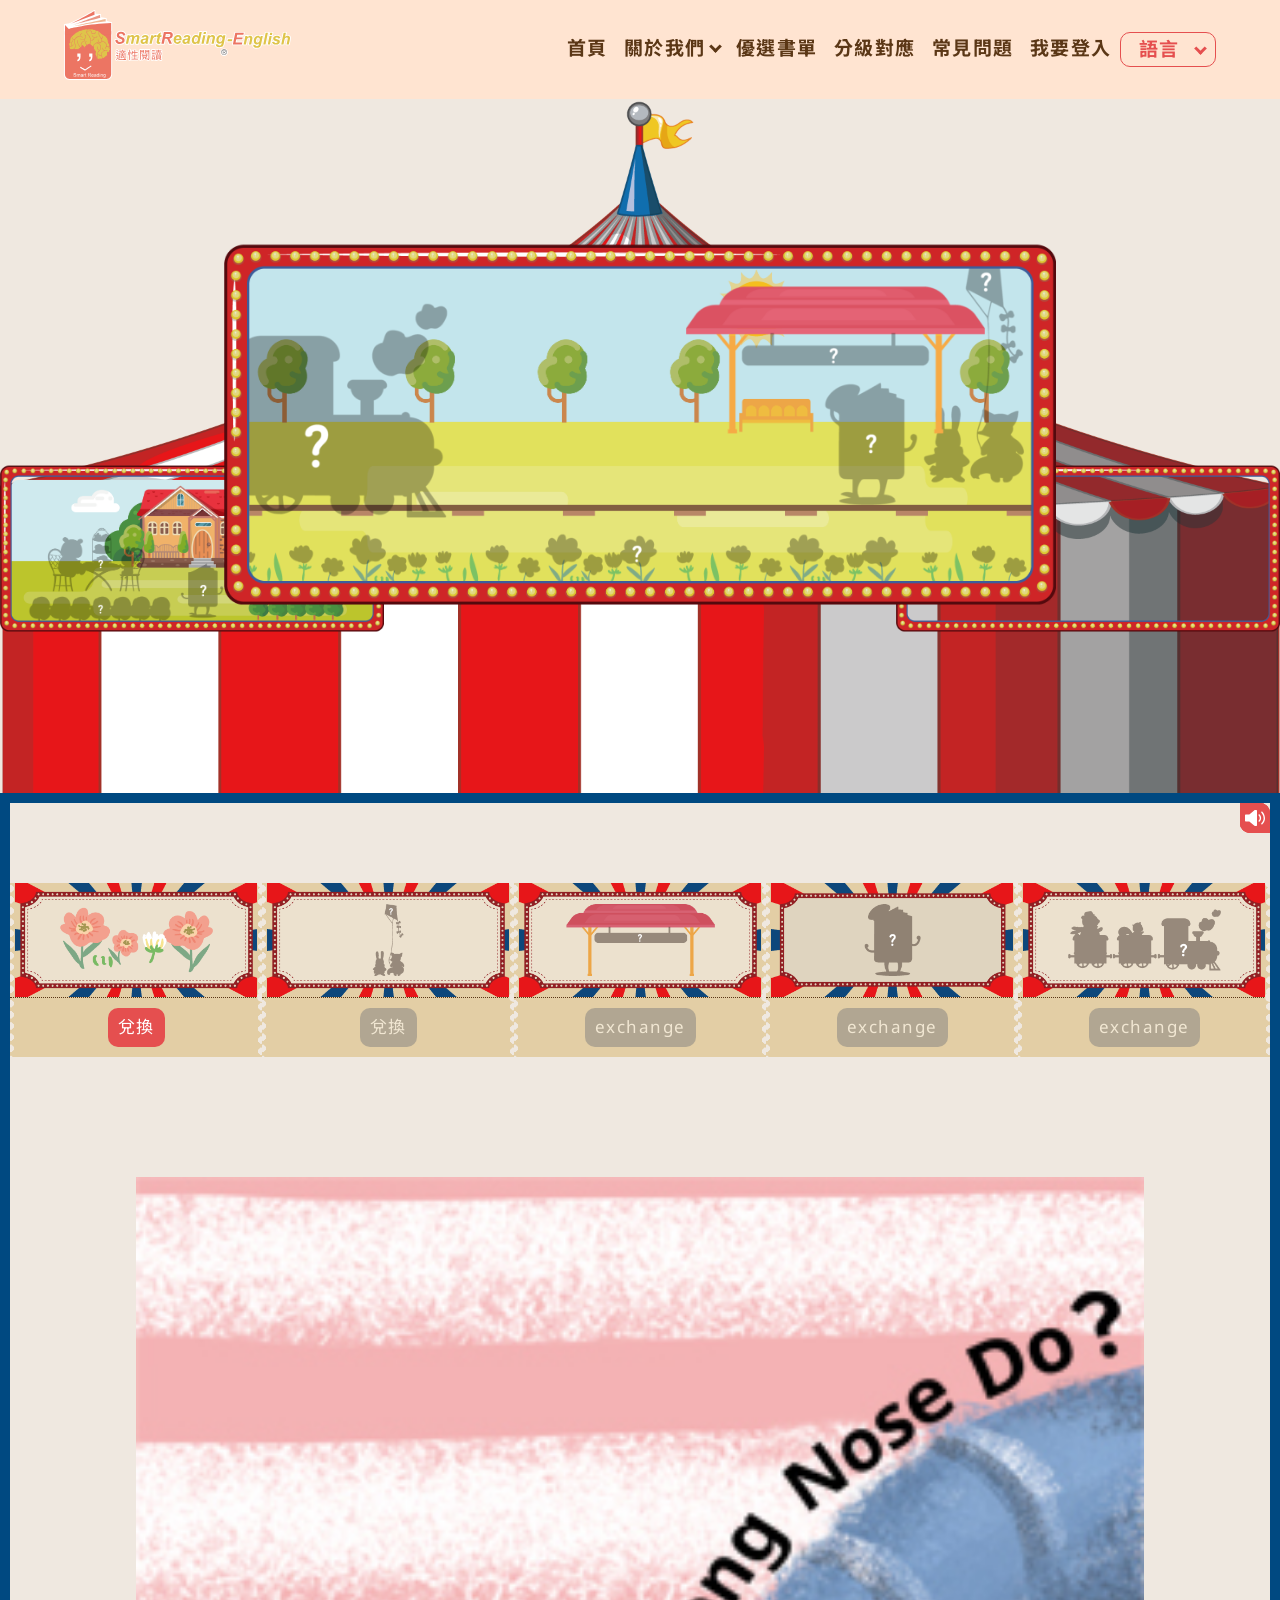
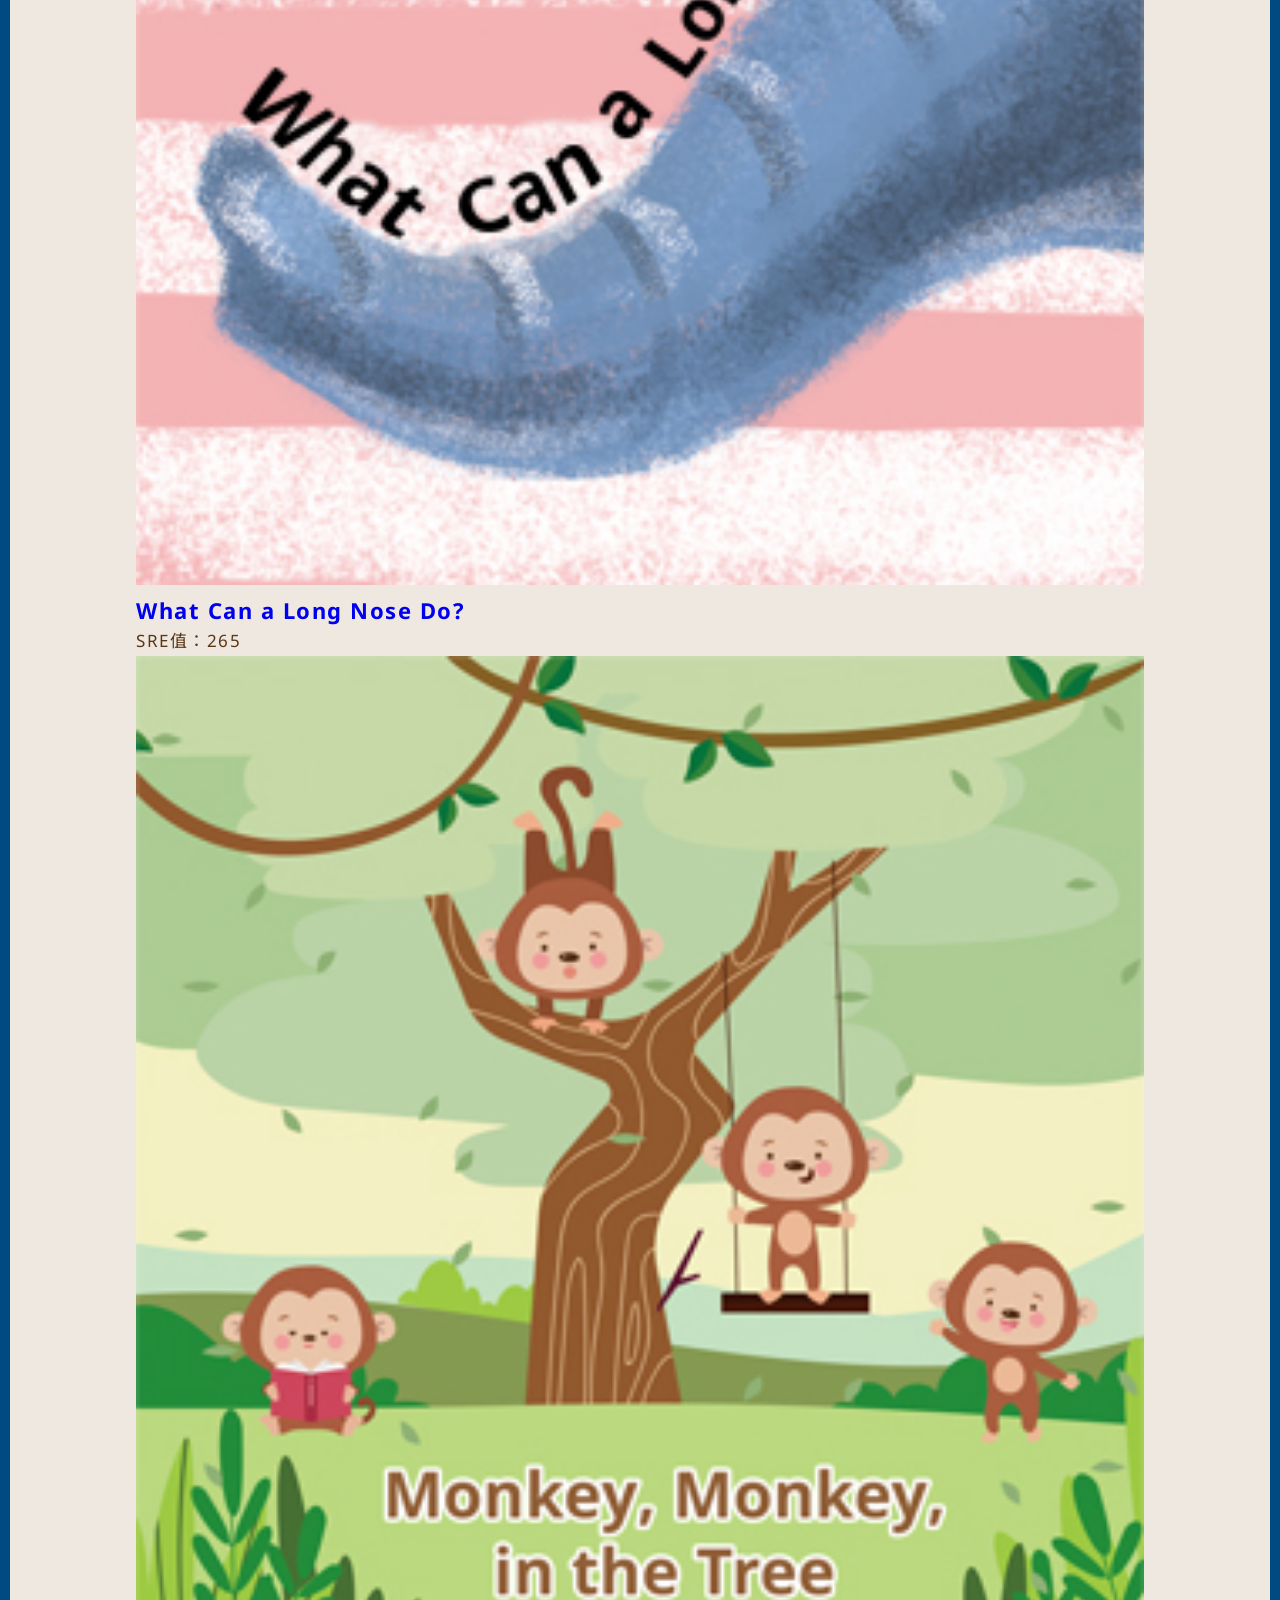
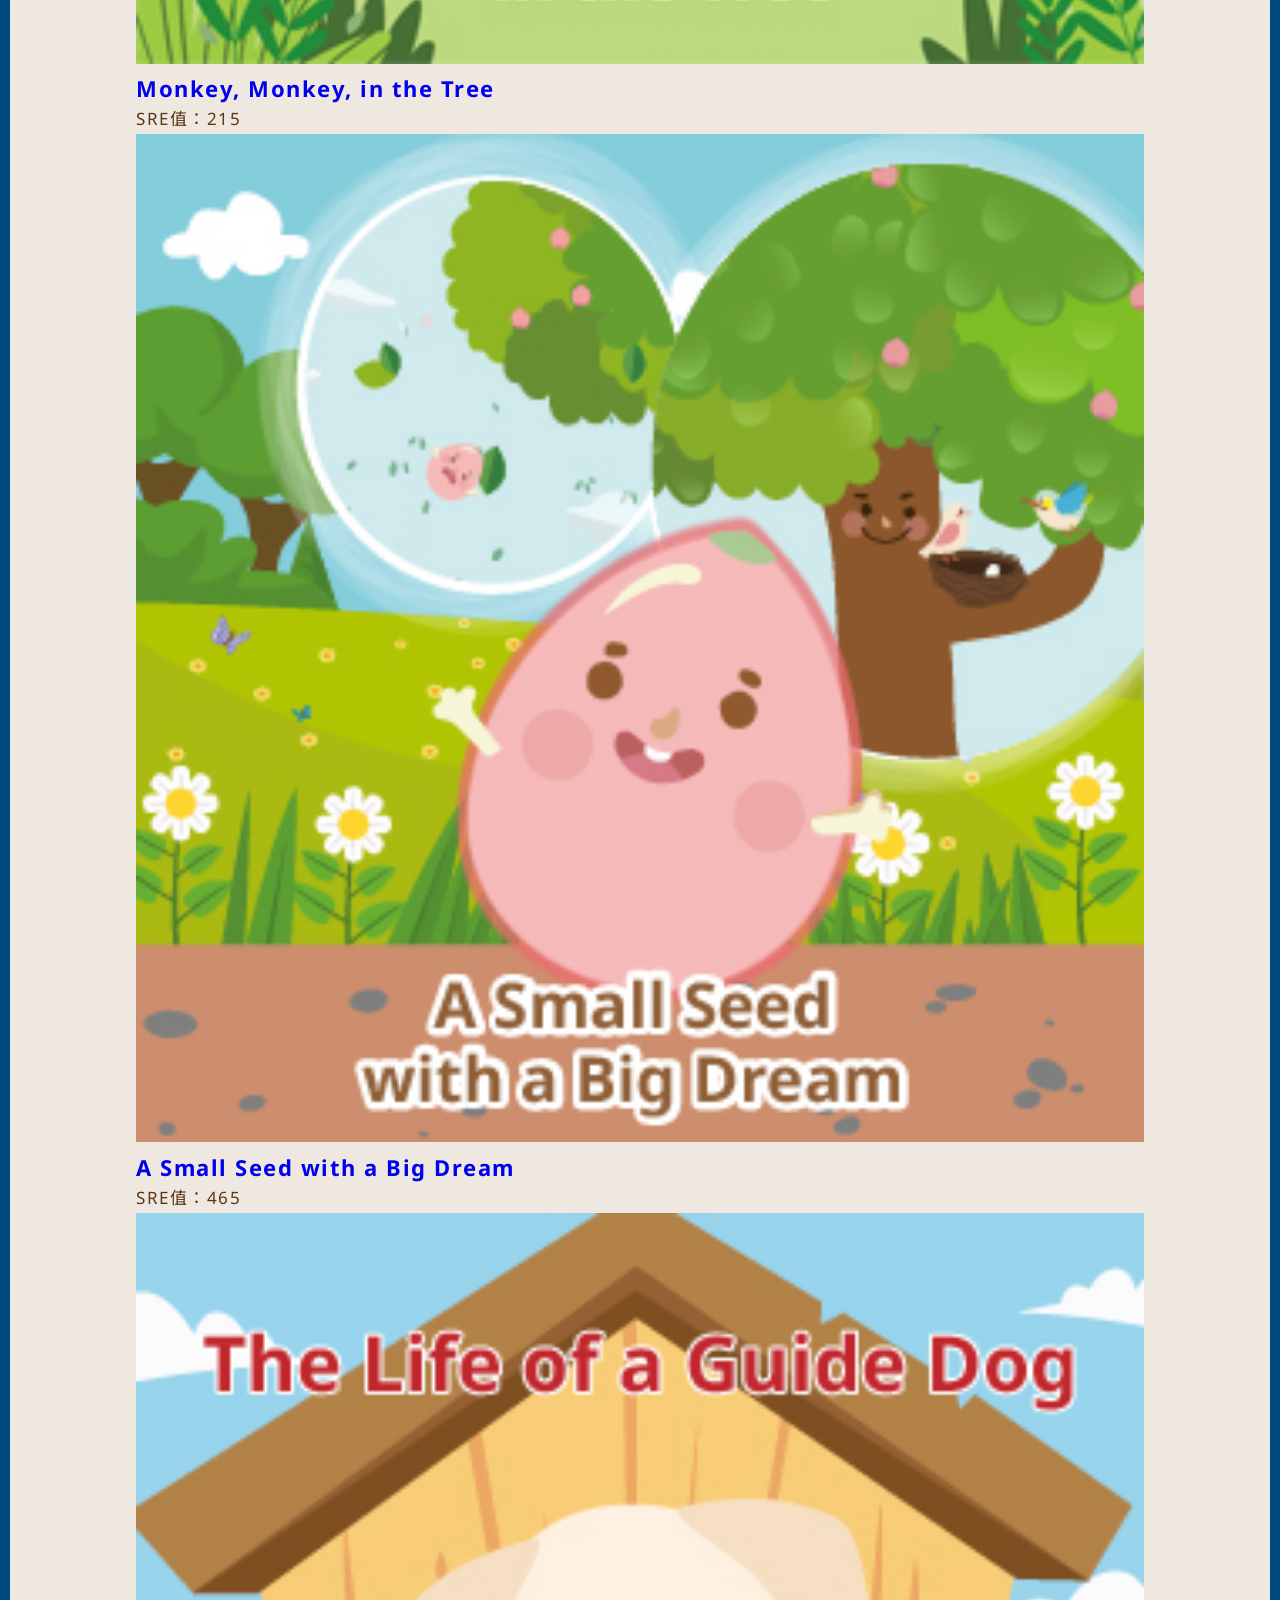
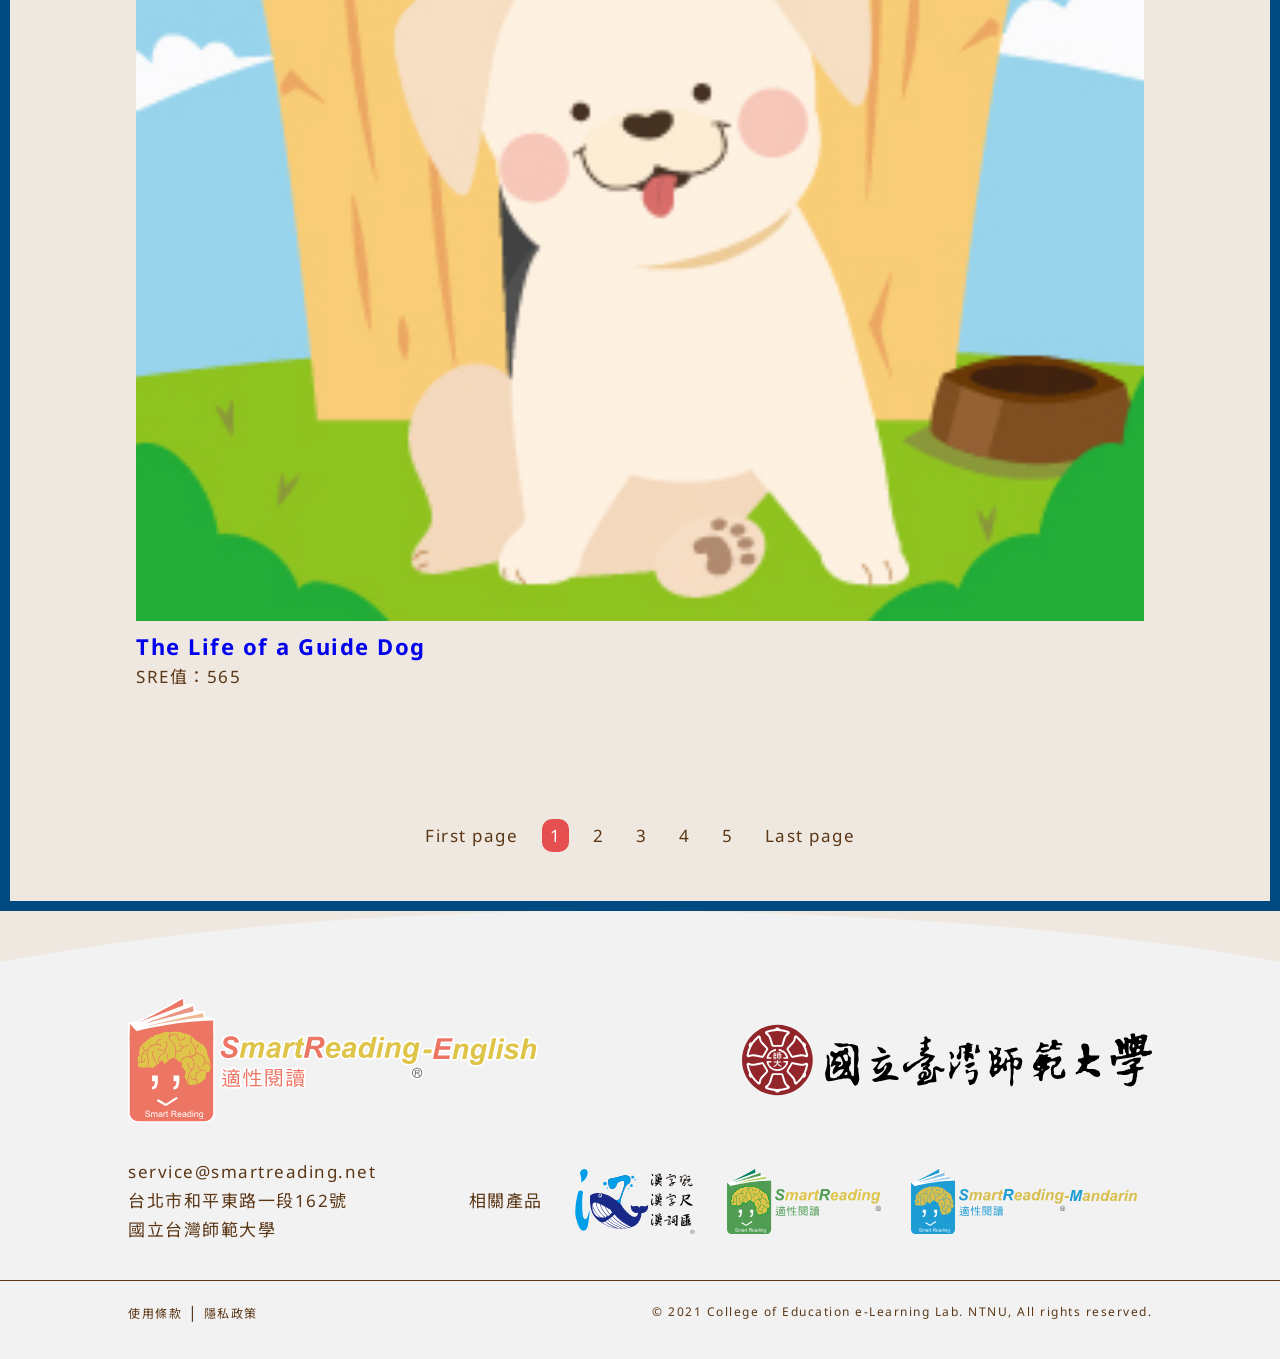
<file: map_second_grade.html>
<!DOCTYPE html>
<html lang="zh-Hant-TW">

<!DOCTYPE html>
<html lang="zh-Hant-TW">

<head>
  <meta charset="UTF-8">
  <meta http-equiv="X-UA-Compatible" content="IE=edge">
  <meta name="viewport" content="width=device-width, initial-scale=1.0">
  <meta name="description"
    content="SRE(SmartReading-English)是提供臺灣等英語學習者閱讀英語讀本的學習平臺。SRE透過閱讀能力檢測對學習者進行英語閱讀能力評估後，再運用AI技術將學習者的英語閱讀程度和文本難度進行適性配對，並推薦適合學習者閱讀能力的英語讀本，增加學習者對英語閱讀的樂趣。當學習者閱讀文本後，可透過讀後測驗，了解自己對文本的理解程度。" />
  <title>SmartReading-English</title>
  <link rel="shortcut icon" type="image/x-icon" href="image/favicon.ico">

  <!-- this page widgets CSS -->
  <!-- modal -->
  <link rel="stylesheet" href="css/jquery.modal.min.css" />

  <!-- owl.carousel -->
  <link rel="stylesheet" href="css/owl_carousel/owl.carousel.min.css">

  <!-- my core CSS -->
  <link rel="stylesheet" type="text/css" href="css/SREstyles.css">
</head>

<body>
  <header class="header">
    <div class="header_logo">
      <a href="">
        <img src="image/logo/logo.svg" alt="">
      </a>
    </div>
    <div id="toggle" class=""><span></span></div>
    <nav>
      <ul class="menu">
        <div class="menu_pagination">
          <li>
            <a class="current" href="index.html">首頁</a>
          </li>
          <li class="dropdown about_dropdown">
            <a href="#">關於我們<span class="arrow down"></span></a>
            <ul class="dropdown_content">
              <li>
                <a href="about_sre.html">關於SRE</a>
              </li>
              <li>
                <a href="about_dcec.html">關於DCEC</a>
              </li>
            </ul>
          </li>
          <li>
            <a href="booklist.html">優選書單</a>
          </li>
          <li>
            <a href="grade.html">分級對應</a>
          </li>
          <li>
            <a href="question.html">常見問題</a>
          </li>
          <li>
            <a href="login.html">我要登入</a>
          </li>
        </div>
        <div class="menu_language">
          <li class="dropdown language_dropdown">
            <a href="#">語言</a>
            <span class="arrow down"></span>
            <ul class="dropdown_content">
              <li>
                <a href="#">繁體中文</a>
              </li>
              <li>
                <a href="#">簡體中文</a>
              </li>
              <li>
                <a href="#">English</a>
              </li>
            </ul>
          </li>
        </div>
      </ul>
    </nav>
  </header>
  </div>
  <div class="main grade_map map_second_grade">
    <div class="map_object">
      <div class="map_background">
        <!-- <img src="image/photo/map/second_grade/bg.jpg" alt=""> -->
      </div>
      <div class="map_object_item">
        <div class="map_object_item_frame">
          <div class="map_object_roof">
            <img src="image/photo/map/map_object/map_object_roof.png" alt="">
          </div>
          <div class="map_object_sign">
            <div class="map_object_sign_one">
              <a href="map_first_grade.html">
                <img src="image/photo/map/map_object/map_object_sign.png" alt="">
                <div class="map_object_sign_item">
                  <img src="image/photo/map/first_grade/bg.png" alt="">
                  <img id="" src="image/photo/map/first_grade/gray_2.png" alt="">
                  <img id="" src="image/photo/map/first_grade/gray_1.png" alt="">
                  <img id="" src="image/photo/map/first_grade/gray_3.png" alt="">
                  <img id="" src="image/photo/map/first_grade/gray_4.png" alt="">
                  <img id="" src="image/photo/map/first_grade/gray_5.png" alt="">
                </div>
              </a>
            </div>
            <div class="map_object_sign_two">
              <img src="image/photo/map/map_object/map_object_sign.png" alt="">
              <div class="map_object_sign_item">
                <img src="image/photo/map/second_grade/bg.png" alt="">
                <img id="changeimage_6" src="image/photo/map/second_grade/gray_1.png" alt="">
                <img id="changeimage_7" src="image/photo/map/second_grade/gray_2.png" alt="">
                <img id="changeimage_8" src="image/photo/map/second_grade/gray_3.png" alt="">
                <img id="changeimage_9" src="image/photo/map/second_grade/gray_4.png" alt="">
                <img id="changeimage_10" src="image/photo/map/second_grade/gray_5.png" alt="">
              </div>
            </div>
            <div class="map_object_sign_three">
              <a href="">
                <img src="image/photo/map/map_object/map_object_sign.png" alt="">

              </a>
            </div>
          </div>
        </div>
      </div>
    </div>

    <div class="map_book_area_bg">

      <div class="map_book_area">
        <div class="ticket_bg">
          <div class="ticket_area owl-carousel owl-theme">
            <div class="ticket_wrap">
              <div class="ticket ticket_left">
                <div class="ticket_object">
                  <img src="image/photo/ticket/second_grade/color_1.png" alt="">
                </div>
                <div class="exchange">
                  <img src="image/svg/exchange.svg" alt="">
                </div>
                <div class="wave_line wave_line_left">
                  <div class="wave_line_internal">
                  </div>
                </div>
                <div class="wave_line wave_line_right">
                  <div class="wave_line_internal">
                  </div>
                </div>
              </div>
              <div class="ticket ticket_right">
                <div class="receive">
                  <button type="button" id="btn_1">
                    <p>兌換</p>
                  </button>
                </div>
                <div class="wave_line wave_line_right">
                  <div class="wave_line_internal">
                  </div>
                </div>

                <div class="wave_line wave_line_left">
                  <div class="wave_line_internal">
                  </div>
                </div>
              </div>
            </div>

            <div class="ticket_wrap">
              <div class="ticket ticket_left">
                <div class="ticket_object">
                  <img id="changeticket_7" src="image/photo/ticket/second_grade/gray_2.png" alt="">
                </div>
                <div class="exchange">
                  <img src="image/svg/exchange.svg" alt="">
                </div>
                <div class="wave_line wave_line_left">
                  <div class="wave_line_internal">
                  </div>
                </div>
                <div class="wave_line wave_line_right">
                  <div class="wave_line_internal">
                  </div>
                </div>

                <div class="wave_line wave_line_left">
                  <div class="wave_line_internal">
                  </div>
                </div>
              </div>
              <div class="ticket ticket_right">
                <div class="receive">
                  <button type="button" id="btn_2" disabled>
                    <p>兌換</p>
                  </button>
                </div>
                <div class="wave_line wave_line_right">
                  <div class="wave_line_internal">
                  </div>
                </div>

                <div class="wave_line wave_line_left">
                  <div class="wave_line_internal">
                  </div>
                </div>
              </div>
            </div>

            <div class="ticket_wrap">
              <div class="ticket ticket_left">
                <div class="ticket_object">
                  <img id="changeticket_8" src="image/photo/ticket/second_grade/gray_3.png" alt="">
                </div>
                <div class="exchange">
                  <img src="image/svg/exchange.svg" alt="">
                </div>
                <div class="wave_line wave_line_left">
                  <div class="wave_line_internal">
                  </div>
                </div>
                <div class="wave_line wave_line_right">
                  <div class="wave_line_internal">
                  </div>
                </div>
              </div>
              <div class="ticket ticket_right">
                <div class="receive">
                  <button type="button" id="btn_3" disabled>
                    <p>exchange</p>
                  </button>
                </div>
                <div class="wave_line wave_line_right">
                  <div class="wave_line_internal">
                  </div>
                </div>

                <div class="wave_line wave_line_left">
                  <div class="wave_line_internal">
                  </div>
                </div>
              </div>
            </div>

            <div class="ticket_wrap">
              <div class="ticket ticket_left">
                <div class="ticket_object">
                  <img id="changeticket_9" src="image/photo/ticket/second_grade/gray_4.png" alt="">
                </div>
                <div class="exchange">
                  <img src="image/svg/exchange.svg" alt="">
                </div>
                <div class="wave_line wave_line_left">
                  <div class="wave_line_internal">
                  </div>
                </div>
                <div class="wave_line wave_line_right">
                  <div class="wave_line_internal">
                  </div>
                </div>
              </div>
              <div class="ticket ticket_right">
                <div class="receive">
                  <button type="button" id="btn_4" disabled>
                    <p>exchange</p>
                  </button>
                </div>
                <div class="wave_line wave_line_right">
                  <div class="wave_line_internal">
                  </div>
                </div>

                <div class="wave_line wave_line_left">
                  <div class="wave_line_internal">
                  </div>
                </div>
              </div>
            </div>

            <div class="ticket_wrap">
              <div class="ticket ticket_left">
                <div class="ticket_object">
                  <img id="changeticket_10" src="image/photo/ticket/second_grade/gray_5.png" alt="">
                </div>
                <div class="exchange">
                  <img src="image/svg/exchange.svg" alt="">
                </div>
                <div class="wave_line wave_line_left">
                  <div class="wave_line_internal">
                  </div>
                </div>
                <div class="wave_line wave_line_right">
                  <div class="wave_line_internal">
                  </div>
                </div>
              </div>
              <div class="ticket ticket_right">
                <div class="receive">
                  <button type="button" id="btn_5" disabled>
                    <p>exchange</p>
                  </button>
                </div>
                <div class="wave_line wave_line_right">
                  <div class="wave_line_internal">
                  </div>
                </div>

                <div class="wave_line wave_line_left">
                  <div class="wave_line_internal">
                  </div>
                </div>
              </div>
            </div>
          </div>
        </div>


        <div class="book_area">
          <!-- <div class="book_area_menu">
              <div class="book_selection first_grade_selection">
                <a href="map_first_grade.html"> 一年級(含以下)</a>
              </div>
              <div class="book_selection second_grade_selection">
                <a href="map_second_grade.html">二年級</a>
              </div>
              <div class="book_selection third_grade_selection">
                <a href="map_first_grade.html">三年級</a>
              </div>
              <div class="book_selection fourth_grade_selection">
                <a href="map_first_grade.html">四年級</a>
              </div>
              <div class="book_selection fifth_grade_selection">
                <a href="map_first_grade.html">五年級</a>
              </div>
              <div class="book_selection sixth_grade_selection">
                <a href="map_first_grade.html">六年級</a>
              </div>
              <div class="book_selection seventh_grade_selection">
                <a href="map_first_grade.html">七年級</a>
              </div>
              <div class="book_selection eighth_grade_selection">
                <a href="map_first_grade.html">八年級</a>
              </div>
              <div class="book_selection ninth_grade_selection">
                <a href="map_first_grade.html">九年級</a>
              </div>
            </div> -->
          <div class="best_book booklist_best_book">
            <div class="book_list">
              <a href="#book_modal_1" rel="modal:open" class="swiper-slide">
                <img src="image/index/book-1.jpg" alt="">
                <div class="audio_icon" title="有聲書"></div>
                <div class="book_content">
                  <h4>What Can a Long Nose Do?</h4>
                  <div class="value">
                    <p>SRE值：265</p>
                  </div>
                </div>
              </a>

              <a href="#book_modal_2" rel="modal:open" class="swiper-slide">
                <img src="image/index/book-2.jpg" alt="">
                <div class="audio_icon" title="有聲書"></div>
                <div class="book_content">
                  <h4>Monkey, Monkey, in the Tree</h4>
                  <div class="value">
                    <p>SRE值：215</p>
                  </div>
                </div>
              </a>

              <a href="#book_modal_3" rel="modal:open" class="swiper-slide">
                <img src="image/index/book-3.jpg" alt="">
                <div class="audio_icon" title="有聲書"></div>
                <div class="book_content">
                  <h4>A Small Seed with a Big Dream</h4>
                  <div class="value">
                    <p>SRE值：465</p>
                  </div>
                </div>
              </a>

              <a href="#book_modal_4" rel="modal:open" class="swiper-slide">
                <img src="image/index/book-4.jpg" alt="">
                <div class="audio_icon" title="有聲書"></div>
                <div class="book_content">
                  <h4>The Life of a Guide Dog</h4>
                  <div class="value">
                    <p>SRE值：565</p>
                  </div>
                </div>
              </a>

            </div>
          </div>

          <!-- 第一本書彈跳視窗開始 -->
          <div id="book_modal_1" class="modal book_information_modal">
            <div class="book_introduction">
              <div class="book_introduction_left">
                <div class="modal_book_img" title="What Can a Long Nose Do?">
                  <img src="image/index/book-1.jpg" alt="">
                  <div class="audio_icon" title="有聲書"></div>
                </div>

                <div class="book_introduction_top_border">
                  <img src="image/svg/ticket_modal_top.svg" alt="">
                </div>

              </div>

              <div class="book_introduction_right">
                <div class="introduction_content">
                  <div class="introduction_item">
                    <div class="item introduction">
                      <p><span>書名：</span><span>What Can a Long Nose Do?</span></p>
                      <p><span>書名：</span><span>What Can a Long Nose Do?</span></p>
                      <p><span>書名：</span><span>What Can a Long Nose Do?</span></p>
                      <p><span>書名：</span><span>What Can a Long Nose Do?</span></p>
                      <p><span>書名：</span><span>What Can a Long Nose Do?</span></p>
                      <p><span>書名：</span><span>What Can a Long Nose Do?</span></p>
                      <p><span>書名：</span><span>What Can a Long Nose Do?</span></p>
                      <p><span>書名：</span><span>What Can a Long Nose Do?</span></p>
                      <p><span>書名：</span><span>What Can a Long Nose Do?</span></p>
                      <p><span>書名：</span><span>What Can a Long Nose Do?</span></p>
                      <p><span>書名：</span><span>What Can a Long Nose Do?</span></p>
                      <p><span>書名：</span><span>What Can a Long Nose Do?</span></p>
                      <p><span>書名：</span><span>What Can a Long Nose Do?</span></p>
                      <p><span>書名：</span><span>What Can a Long Nose Do?</span></p>
                      <p><span>書名：</span><span>What Can a Long Nose Do?</span></p>
                      <p><span>SRE值：</span><span>265</span></p>
                      <p><span>CEFR：</span><span>A1</span></p>
                      <p><span>台灣年級：</span><span>四年級</span></p>
                    </div>

                    <div class="modal_book_button">
                      <a href="sreadingbookdemo.aspx?b=1&lang=zh-TW">我要閱讀</a>
                    </div>

                  </div>
                </div>

                <div class="book_introduction_left_border">
                  <img src="image/svg/ticket_modal_right.svg" alt="">
                </div>
                <div class="book_introduction_right_border">
                  <img src="image/svg/ticket_modal_right.svg" alt="">
                </div>
                <div class="book_introduction_bottom_border">
                  <img src="image/svg/ticket_modal_top.svg" alt="">
                </div>
              </div>
            </div>

            <div class="modal_wave_line modal_wave_line_left">
              <div class="modal_wave_line_internal">
              </div>
            </div>

            <div class="modal_wave_line modal_wave_line_right">
              <div class="modal_wave_line_internal">
              </div>
            </div>
          </div>
          <!-- 第一本書彈跳視窗結束 -->

          <!-- 第二本書彈跳視窗開始 -->
          <div id="book_modal_2" class="modal book_information_modal">
            <div class="book_introduction">
              <div class="book_introduction_left">
                <div class="modal_book_img" title="Monkey, Monkey, in the Tree">
                  <img src="image/index/book-2.jpg" alt="">
                  <div class="audio_icon" title="有聲書"></div>
                </div>

                <div class="book_introduction_top_border">
                  <img src="image/svg/ticket_modal_top.svg" alt="">
                </div>
              </div>

              <div class="book_introduction_right">
                <div class="introduction_content">
                  <div class="introduction_item">
                    <div class="item introduction">
                      <p><span>書名：</span><span>Monkey, Monkey, in the Tree</span></p>
                      <p><span>SRE值：</span><span>215</span></p>
                      <p><span>CEFR：</span><span>A1</span></p>
                      <p><span>台灣年級：</span><span>三年級</span></p>
                    </div>

                    <div class="modal_book_button">
                      <a href="sreadingbookdemo.aspx?b=1&lang=zh-TW">我要閱讀</a>
                    </div>

                  </div>
                </div>

                <div class="book_introduction_left_border">
                  <img src="image/svg/ticket_modal_right.svg" alt="">
                </div>
                <div class="book_introduction_right_border">
                  <img src="image/svg/ticket_modal_right.svg" alt="">
                </div>
                <div class="book_introduction_bottom_border">
                  <img src="image/svg/ticket_modal_top.svg" alt="">
                </div>
              </div>
            </div>

            <div class="modal_wave_line modal_wave_line_left">
              <div class="modal_wave_line_internal">
              </div>
            </div>

            <div class="modal_wave_line modal_wave_line_right">
              <div class="modal_wave_line_internal">
              </div>
            </div>
          </div>
          <!-- 第二本書彈跳視窗結束 -->

          <!-- 第三本書彈跳視窗開始 -->
          <div id="book_modal_3" class="modal book_information_modal">
            <div class="book_introduction">
              <div class="book_introduction_left">
                <div class="modal_book_img" title="A Small Seed with a Big Dream">
                  <img src="image/index/book-3.jpg" alt="">
                  <div class="audio_icon" title="有聲書"></div>
                </div>

                <div class="book_introduction_top_border">
                  <img src="image/svg/ticket_modal_top.svg" alt="">
                </div>
              </div>

              <div class="book_introduction_right">
                <div class="introduction_content">
                  <div class="introduction_item">
                    <div class="item introduction">
                      <p><span>書名：</span><span>A Small Seed with a Big Dream</span></p>
                      <p><span>SRE值：</span><span>465</span></p>
                      <p><span>CEFR：</span><span>B1</span></p>
                      <p><span>台灣年級：</span><span>三年級</span></p>
                    </div>

                    <div class="modal_book_button">
                      <a href="sreadingbookdemo.aspx?b=1&lang=zh-TW">我要閱讀</a>
                    </div>

                  </div>
                </div>

                <div class="book_introduction_left_border">
                  <img src="image/svg/ticket_modal_right.svg" alt="">
                </div>
                <div class="book_introduction_right_border">
                  <img src="image/svg/ticket_modal_right.svg" alt="">
                </div>
                <div class="book_introduction_bottom_border">
                  <img src="image/svg/ticket_modal_top.svg" alt="">
                </div>
              </div>
            </div>

            <div class="modal_wave_line modal_wave_line_left">
              <div class="modal_wave_line_internal">
              </div>
            </div>

            <div class="modal_wave_line modal_wave_line_right">
              <div class="modal_wave_line_internal">
              </div>
            </div>
          </div>
          <!-- 第三本書彈跳視窗結束 -->

          <!-- 第四本書彈跳視窗開始 -->
          <div id="book_modal_4" class="modal book_information_modal">
            <div class="book_introduction">
              <div class="book_introduction_left">
                <div class="modal_book_img" title="A Small Seed with a Big Dream">
                  <img src="image/index/book-4.jpg" alt="">
                  <div class="audio_icon" title="有聲書"></div>
                </div>

                <div class="book_introduction_top_border">
                  <img src="image/svg/ticket_modal_top.svg" alt="">
                </div>
              </div>

              <div class="book_introduction_right">
                <div class="introduction_content">
                  <div class="introduction_item">
                    <div class="item introduction">
                      <p><span>書名：</span><span>The Life of a Guide Dog</span></p>
                      <p><span>SRE值：</span><span>565</span></p>
                      <p><span>CEFR：</span><span>B2</span></p>
                      <p><span>台灣年級：</span><span>七年級</span></p>
                    </div>

                    <div class="modal_book_button">
                      <a href="sreadingbookdemo.aspx?b=1&lang=zh-TW">我要閱讀</a>
                    </div>

                  </div>
                </div>

                <div class="book_introduction_left_border">
                  <img src="image/svg/ticket_modal_right.svg" alt="">
                </div>
                <div class="book_introduction_right_border">
                  <img src="image/svg/ticket_modal_right.svg" alt="">
                </div>
                <div class="book_introduction_bottom_border">
                  <img src="image/svg/ticket_modal_top.svg" alt="">
                </div>
              </div>
            </div>

            <div class="modal_wave_line modal_wave_line_left">
              <div class="modal_wave_line_internal">
              </div>
            </div>

            <div class="modal_wave_line modal_wave_line_right">
              <div class="modal_wave_line_internal">
              </div>
            </div>
          </div>
          <!-- 第四本書彈跳視窗結束 -->

          <div class="page">
            <span class="pagination">
              <a disabled="disabled" class="pagenumber firstnn">First page</a>
              <span class="active">1</span>
              <a class="pagenumber" href="">2</a>
              <a class="pagenumber" href="">3</a>
              <a class="pagenumber" href="">4</a>
              <a class="pagenumber" href="">5</a>
              <a class="pagenumber lastnn" href="">Last page</a>
            </span>
          </div>
        </div>

      </div>

    </div>





  </div>
  <!-- footer弧線 -->
  <svg version="1.1" class="footer_top_bg" xmlns="http://www.w3.org/2000/svg" xmlns:xlink="http://www.w3.org/1999/xlink"
    x="0px" y="0px" viewBox="0 0 1920 76.5" style="enable-background:new 0 0 1920 76.5;" xml:space="preserve">
    <path d="M0,76.5C273,26.4,580.3-2.2,963.2,0c356.2,2.1,697.6,29,956.8,76.5" />
  </svg>
  <footer>
  </footer>
  <script src="js/jquery-3.5.1.min.js"></script>


  <!-- this page widgets JS -->
  <!-- modal -->
  <script src="js/jquery.modal.min.js"></script>

  <!-- owl.carousel -->
  <script src="js/owl_carousel/owl.carousel.min.js"></script>

  <!-- my core JS -->
  <script src="js/all.js"></script>

  <script>
    $(document).ready(function () {
      $('header').load('header.html', function () {});
      $('footer').load('footer.html', function () {});
    });
  </script>

</body>
</file>
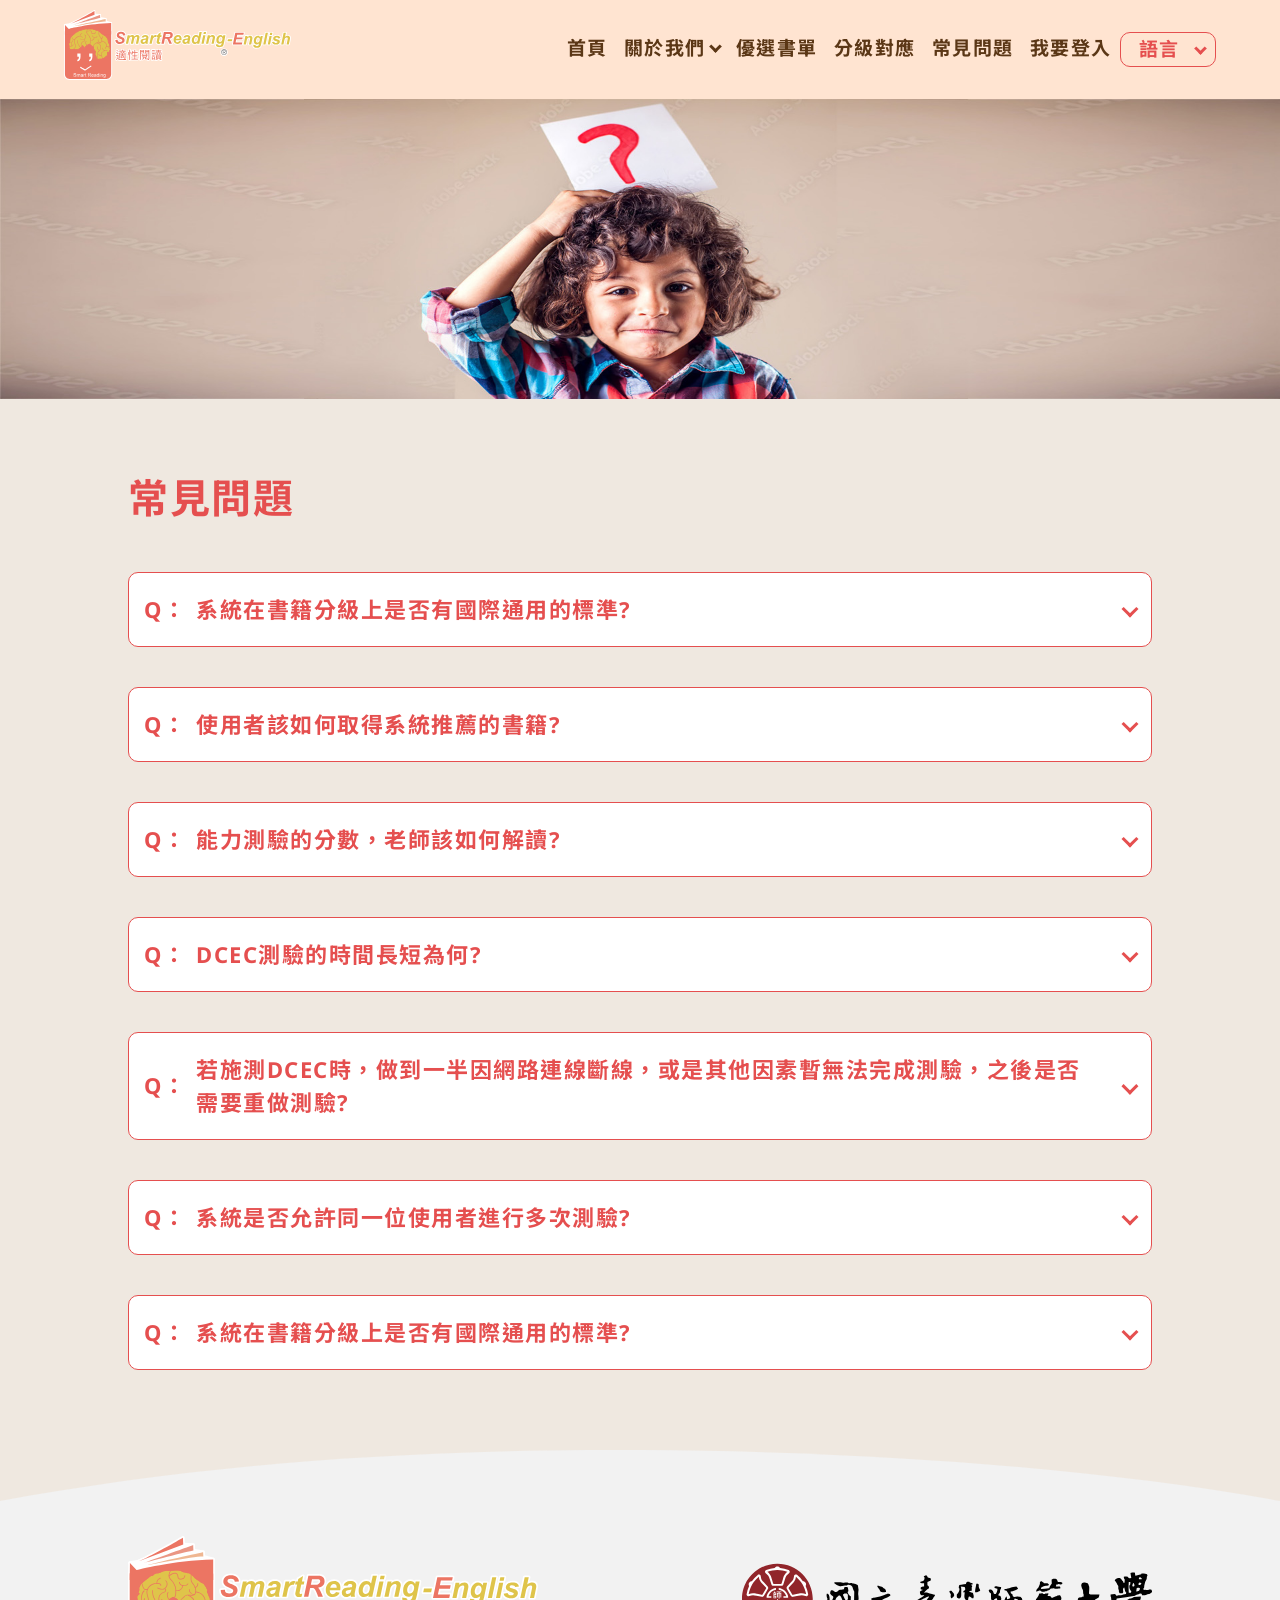
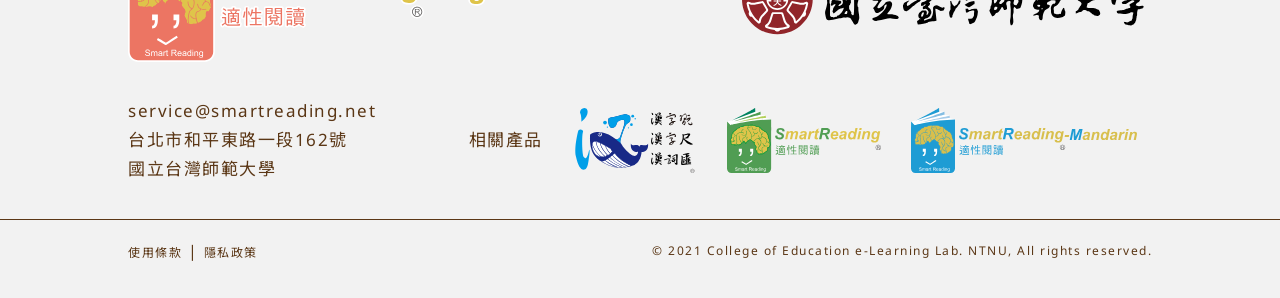
<file: question.html>
<!DOCTYPE html>
<html lang="zh-Hant-TW">

<head>
    <meta charset="UTF-8">
    <meta http-equiv="X-UA-Compatible" content="IE=edge">
    <meta name="viewport" content="width=device-width, initial-scale=1.0">
    <meta name="description"
        content="SRE(SmartReading-English)是提供臺灣等英語學習者閱讀英語讀本的學習平臺。SRE透過閱讀能力檢測對學習者進行英語閱讀能力評估後，再運用AI技術將學習者的英語閱讀程度和文本難度進行適性配對，並推薦適合學習者閱讀能力的英語讀本，增加學習者對英語閱讀的樂趣。當學習者閱讀文本後，可透過讀後測驗，了解自己對文本的理解程度。" />
    <title>SmartReading-English</title>
    <link rel="shortcut icon" type="image/x-icon" href="image/favicon.ico">

    <!-- this page widgets CSS -->

    <!-- my core CSS -->
    <link rel="stylesheet" type="text/css" href="css/SREstyles.css">
</head>

<body>
    <header class="header">
    </header>
    <div class="slide">
        <img src="image/photo/slide/slide_question.png" alt="">
    </div>
    <div class="main question">
        <div class="tittle">
            <h1>常見問題</h1>
        </div>
        <div class="question_area">
            <div class="item_question">
                <div class="faq_question">
                    <h4>Q：</h4>
                    <h4>系統在書籍分級上是否有國際通用的標準?</h4>
                    <span class="arrow"></span>
                </div>
                <div class="faq_answer">
                    <h4>A：</h4>
                    <p>
                        本系統目前在書籍分級上是先以台灣的國中小常模作為參照標準。書籍分析方面，我們的分析技術可對照歐洲共同語言架構(CEFR) /
                        藍思(Lexile)，但是由於能力測驗部分也需要根據此架構同步調整，因此在SmartReading-English上還未整合進國際的語言標準。然而，英語學習者還是可以藉由本系統先初步了解自己的閱讀程度是相當於哪個年級/等級，然後找到適合自己能力閱讀的書籍。
                    </p>
                </div>
            </div>

            <div class="item_question">
                <div class="faq_question">
                    <h4>Q：</h4>
                    <h4>使用者該如何取得系統推薦的書籍?</h4>
                    <span class="arrow"></span>
                </div>
                <div class="faq_answer">
                    <h4>A：</h4>
                    <p>
                        我們有自編的電子書教材，也有和電子書商進行合作，讓使用者可直接透過電子平臺取得電子書。
                    </p>
                </div>
            </div>

            <div class="item_question">
                <div class="faq_question">
                    <h4>Q：</h4>
                    <h4>能力測驗的分數，老師該如何解讀?</h4>
                    <span class="arrow"></span>
                </div>
                <div class="faq_answer">
                    <h4>A：</h4>
                    <p>
                        每個測驗報表皆會顯示出該生的能力值，以及與該生同年級的學生常模平均，老師便可透過跟常模的比較，了解學生的綜合能力狀況，以及各分項能力的狀況。若是老師想要了解學生的能力究竟是位在幾年級程度，我們也有提供分數和年級的對照表以供查詢。
                    </p>
                </div>
            </div>

            <div class="item_question">
                <div class="faq_question">
                    <h4>Q：</h4>
                    <h4>DCEC測驗的時間長短為何?</h4>
                    <span class="arrow"></span>
                </div>
                <div class="faq_answer">
                    <h4>A：</h4>
                    <p>
                        DCEC本身並無設定固定結束的測驗時間，一般而言，施測的時間主要視學生的閱讀速度而定，多數學生平均可於20~30分鐘完成測驗。
                    </p>
                </div>
            </div>

            <div class="item_question">
                <div class="faq_question">
                    <h4>Q：</h4>
                    <h4>若施測DCEC時，做到一半因網路連線斷線，或是其他因素暫無法完成測驗，之後是否需要重做測驗?</h4>
                    <span class="arrow"></span>
                </div>
                <div class="faq_answer">
                    <h4>A：</h4>
                    <p>
                        測驗系統會自動紀錄測驗歷程，若因任何原因無法一次完成測驗，下次登入系統時，仍會停留在前次未完成之題組的第一道題。
                    </p>
                </div>
            </div>

            <div class="item_question">
                <div class="faq_question">
                    <h4>Q：</h4>
                    <h4>系統是否允許同一位使用者進行多次測驗?</h4>
                    <span class="arrow"></span>
                </div>
                <div class="faq_answer">
                    <h4>A：</h4>
                    <p>
                        DCEC可允許使用者進行多次測驗，以追蹤閱讀能力的變化情形。但考量閱讀能力的變化主要受使用者所接觸的閱讀訓練情形所影響，建議每次測驗間隔至少半年。
                    </p>
                </div>
            </div>

            <div class="item_question">
                <div class="faq_question">
                    <h4>Q：</h4>
                    <h4>系統在書籍分級上是否有國際通用的標準?</h4>
                    <span class="arrow"></span>
                </div>
                <div class="faq_answer">
                    <h4>A：</h4>
                    <p>
                        本系統目前在書籍分級上是先以台灣的國中小常模作為參照標準。書籍分析方面，我們的分析技術可對照歐洲共同語言架構(CEFR) /
                        藍思(Lexile)，但是由於能力測驗部分也需要根據此架構同步調整，因此在SmartReading-English上還未整合進國際的語言標準。然而，英語學習者還是可以藉由本系統先初步了解自己的閱讀程度是相當於哪個年級/等級，然後找到適合自己能力閱讀的書籍。
                    </p>
                </div>
            </div>
        </div>



    </div>

    <!-- footer弧線 -->
    <svg version="1.1" class="footer_top_bg" xmlns="http://www.w3.org/2000/svg"
    xmlns:xlink="http://www.w3.org/1999/xlink" x="0px" y="0px" viewBox="0 0 1920 76.5"
    style="enable-background:new 0 0 1920 76.5;" xml:space="preserve">
    <path d="M0,76.5C273,26.4,580.3-2.2,963.2,0c356.2,2.1,697.6,29,956.8,76.5" />
</svg>
    <footer>
    </footer>
    <script src="js/jquery-3.5.1.min.js"></script>
    <script src="js/all.js"></script>

    <!-- this page widgets JS -->

    <script>
        $(document).ready(function () {
            $('header').load('header.html', function () {});
            $('footer').load('footer.html', function () {});
        });
    </script>

    <script>
        $("div.faq_answer").hide();
        $(".faq_question").click(function () {
            $(this).children("span").toggleClass("up");
            if ($("+div", this).css("display") == "none") {
                $("div.faq_answer").slideUp();
                $(".item_question").children(".faq_question").removeClass("open");
                $("+div", this).slideDown();
                $(".faq_question").children("span").removeClass("up");
                $(this).children("span").toggleClass("up");
                $(this).addClass("open");
            }
            else if ($("+div", this).css("display") !== "none"){
                $(this).removeClass("open");
                $("+div", this).slideUp();
            }
        })
    </script>

    <!-- <script>
        filterSelection("all")

        function filterSelection(c) {
            var x, i;
            x = document.getElementsByClassName("filter_question");
            if (c == "all") c = "";
            for (i = 0; i < x.length; i++) {
                RemoveClass(x[i], "show");
                if (x[i].className.indexOf(c) > -1) AddClass(x[i], "show");
            }
        }

        function AddClass(element, name) {
            var i, arr1, arr2;
            arr1 = element.className.split(" ");
            arr2 = name.split(" ");
            for (i = 0; i < arr2.length; i++) {
                if (arr1.indexOf(arr2[i]) == -1) {
                    element.className += " " + arr2[i];
                }
            }
        }

        function RemoveClass(element, name) {
            var i, arr1, arr2;
            arr1 = element.className.split(" ");
            arr2 = name.split(" ");
            for (i = 0; i < arr2.length; i++) {
                while (arr1.indexOf(arr2[i]) > -1) {
                    arr1.splice(arr1.indexOf(arr2[i]), 1);
                }
            }
            element.className = arr1.join(" ");
        }

        // Add active class to the current button (highlight it)
        var question_btn = document.getElementById("question_btn_area");
        var btns = question_btn.getElementsByClassName("question_btn");
        for (var i = 0; i < btns.length; i++) {
            btns[i].addEventListener("click", function () {
                var current = document.getElementsByClassName("active");
                current[0].className = current[0].className.replace(" active", "");
                this.className += " active";
            });
        }
    </script> -->

</body>

</html>
</file>
<file: css/SREstyles.css>
@charset "UTF-8";
@import url("https://fonts.googleapis.com/css2?family=Noto+Sans+SC:wght@100;300;400;500;700;900&family=Noto+Sans+TC:wght@100;300;400;500;700;900&display=swap");
@import url("https://fonts.googleapis.com/css2?family=Noto+Sans+TC:wght@100;300;500;700;900&family=Noto+Sans:ital,wght@0,400;0,700;1,400;1,700&display=swap");
input[type="radio" i] ~ label, .header nav .menu div li a {
  font-weight: bold;
}

.main.test .send_button a {
  -webkit-transition: all .3s ease;
  transition: all .3s ease;
}

.owl-prev,
.owl-next, .best_book .swiper .swiper-wrapper .swiper-slide, .main.booklist .book_area .booklist_best_book .book_list .book_list_swiper_area .swiper .swiper-wrapper a {
  -webkit-box-shadow: 1px 1px 5px #4b4b4b45;
          box-shadow: 1px 1px 5px #4b4b4b45;
}

.main.booklist, .main.about_dcec, .main.about_sre, .main.test, .main.question {
  max-width: 1200px;
}

body,
div,
dl,
dt,
dd,
ul,
ol,
li,
h1,
h2,
h3,
h4,
h5,
h6,
pre,
code,
form,
fieldset,
legend,
input,
textarea,
p,
blockquote,
th,
td,
figure {
  margin: 0;
  padding: 0;
  list-style: none;
}

h1 {
  font-size: 40px;
  color: #E54F4F;
  line-height: 1.7;
}

h3 {
  font-size: 28px;
  line-height: 1.7;
}

h4 {
  font-size: 22px;
  line-height: 1.5;
}

p {
  font-size: 17px;
  color: #5B3716;
  line-height: 1.7;
}

span {
  font-size: 17px;
  text-decoration: none;
  color: #5B3716;
  line-height: 1.7;
}

a {
  font-size: 17px;
  text-decoration: none;
  line-height: 1.7;
}

label {
  font-size: 21px;
  color: #5B3716;
  line-height: 1.7;
}

img {
  width: 100%;
}

button {
  padding: 0;
  border-width: 0px;
  border-style: none;
  background-color: transparent;
  border-radius: 10px;
  cursor: pointer;
}

button:disabled {
  background-color: grey;
  opacity: 0.5;
  cursor: auto;
}

*,
body {
  font-family: 'Noto Sans', 'Noto Sans TC', 'Noto Sans SC', 'Microsoft JhengHei', 'Noto Sans TC', 'Microsoft YaHei', 'PingFang TC', 'PingFang SC', 'Heiti TC', 'Heiti SC', 'LiHei Pro', 'STXihei', sans-serif;
  letter-spacing: 1.5px;
  -webkit-box-sizing: border-box;
          box-sizing: border-box;
}

body {
  background-color: #EFE8E0;
}

input[type="radio"]:checked + *,
input[type="radio"]:hover + * {
  color: #E54F4F;
}

input[type="radio"]:checked + *::before {
  background: radial-gradient(#E54F4F 0%, #E54F4F 40%, transparent 50%, transparent);
  border-color: #E54F4F;
}

input[type="radio"] + .img-answer::before {
  vertical-align: top;
}

input[type="radio"] + *::before {
  content: "";
  display: inline-block;
  width: 0.8rem;
  height: 0.8rem;
  border-radius: 50%;
  border-style: solid;
  border-width: 1.5px;
  border-color: #E54F4F;
  position: absolute;
  left: calc(-0.8rem - 0.75px);
  top: 0.4rem;
}

input[type="radio" i] {
  margin-right: 5px;
}

input[type="radio" i] {
  width: 16px;
  height: 16px;
  display: none;
  vertical-align: top;
  margin-top: 7px;
}

input[type="radio" i] ~ label {
  padding-left: 20px;
  display: block;
  position: relative;
  cursor: pointer;
}

.main {
  margin: 60px auto 80px;
}

.main .tittle {
  padding-bottom: 40px;
}

@media screen and (max-width: 1200px) {
  body.fixed {
    position: relative;
    overflow: hidden;
  }
  body.fixed:after {
    content: "";
    position: absolute;
    left: 0;
    top: 0;
    width: 100%;
    height: 100%;
    background-color: rgba(0, 0, 0, 0.75);
    z-index: 1;
  }
}

@media screen and (max-width: 1024px) {
  h1 {
    font-size: 35px;
  }
  h3 {
    font-size: 24px;
  }
  h4 {
    font-size: 18px;
  }
  p {
    font-size: 15px;
  }
  span {
    font-size: 15px;
  }
  a {
    font-size: 15px;
  }
  label {
    font-size: 17px;
  }
  input[type="radio"] + *::before {
    width: 0.6rem;
    height: 0.6rem;
    left: calc(-0.6rem - 0.75px);
    top: 0.3rem;
  }
}

@media screen and (max-width: 768px) {
  h1 {
    font-size: 32px;
  }
  h3 {
    font-size: 22px;
  }
  h4 {
    font-size: 16px;
  }
  label {
    font-size: 15px;
  }
  input[type="radio"] + *::before {
    width: 0.5rem;
    height: 0.5rem;
    left: calc(-0.5rem - 0.75px);
    top: 0.25rem;
  }
  .main {
    margin: 40px auto 80px;
  }
  .main .tittle {
    padding-bottom: 10px;
  }
}

@media screen and (max-width: 499px) {
  h1 {
    font-size: 25px;
  }
  h3 {
    font-size: 21px;
  }
  h4 {
    font-size: 15px;
  }
  p {
    font-size: 13px;
  }
  span {
    font-size: 13px;
  }
  a {
    font-size: 13px;
  }
  label {
    font-size: 14px;
  }
}

.swiper-pagination-bullet {
  background: #E54F4F;
}

.swiper_slide_next,
.swiper_slide_prev {
  position: absolute;
  top: 50%;
  width: calc(var(--swiper-navigation-size)/ 44 * 27);
  height: var(--swiper-navigation-size);
  margin-top: calc(0px - (var(--swiper-navigation-size)/ 2));
  z-index: 10;
  cursor: pointer;
  display: -webkit-box;
  display: -ms-flexbox;
  display: flex;
  -webkit-box-align: center;
      -ms-flex-align: center;
          align-items: center;
  -webkit-box-pack: center;
      -ms-flex-pack: center;
          justify-content: center;
  color: #E54F4F;
}

.swiper_slide_next:after,
.swiper_slide_prev:after {
  font-family: swiper-icons;
  font-size: 35px;
  text-transform: none !important;
  letter-spacing: 0;
  text-transform: none;
  font-variant: initial;
  line-height: 1;
}

.swiper_slide_next:after,
.swiper-rtl .swiper_slide_prev:after {
  content: 'next';
}

.swiper_slide_prev:after,
.swiper-rtl .swiper_slide_next:after {
  content: 'prev';
}

.swiper_slide_prev,
.swiper-rtl .swiper_slide_next {
  left: 10px;
  right: auto;
}

.swiper_slide_next,
.swiper-rtl .swiper_slide_prev {
  right: 10px;
  left: auto;
}

@media screen and (max-width: 768px) {
  .swiper_slide_next:after,
  .swiper_slide_prev:after {
    font-size: 25px;
  }
  .swiper_slide_prev,
  .swiper-rtl .swiper_slide_next {
    left: 3px;
  }
  .swiper_slide_next,
  .swiper-rtl .swiper_slide_prev {
    right: 3px;
  }
}

label {
  font-family: 'Noto Sans', 'Noto Sans TC', 'Noto Sans SC', 'Microsoft JhengHei', 'Noto Sans TC', 'Microsoft YaHei', 'PingFang TC', 'PingFang SC', 'Heiti TC', 'Heiti SC', 'LiHei Pro', 'STXihei', sans-serif;
  border: 0px;
  padding: 0px;
  white-space: normal;
}

label:hover {
  background: transparent;
}

.owl-prev,
.owl-next {
  width: 50px;
  height: 50px;
  border-radius: 50%;
  background-color: #EFE8E0 !important;
  position: absolute;
  top: 50%;
}

.owl-prev:hover,
.owl-next:hover {
  background-color: #E54F4F !important;
}

.owl-prev:hover .owl_arrow,
.owl-next:hover .owl_arrow {
  color: #fff;
}

.owl-prev .owl_arrow,
.owl-next .owl_arrow {
  font-size: 25px;
  color: #5B3716;
}

.owl-prev {
  left: 0;
  -webkit-transform: translate(-50%, -50%);
          transform: translate(-50%, -50%);
}

.owl-next {
  right: 0;
  -webkit-transform: translate(50%, -50%);
          transform: translate(50%, -50%);
}

.owl-next.disabled,
.owl-prev.disabled {
  display: none;
}

@media screen and (max-width: 1024px) {
  .owl-prev,
  .owl-next {
    width: 40px;
    height: 40px;
  }
  .owl-prev .owl_arrow,
  .owl-next .owl_arrow {
    font-size: 20px;
  }
}

@media screen and (max-width: 768px) {
  .owl-prev,
  .owl-next {
    width: 30px;
    height: 30px;
  }
  .owl-prev .owl_arrow,
  .owl-next .owl_arrow {
    font-size: 18px;
  }
}

body {
  font-family: 'Noto Sans', 'Noto Sans TC', 'Noto Sans SC', 'Microsoft JhengHei', 'Noto Sans TC', 'Microsoft YaHei', 'PingFang TC', 'PingFang SC', 'Heiti TC', 'Heiti SC', 'LiHei Pro', 'STXihei', sans-serif;
}

div#toggle {
  width: 50px;
  height: 50px;
  position: absolute;
  cursor: pointer;
  display: none;
}

div#toggle span {
  position: absolute;
  top: 50%;
  left: 50%;
  -webkit-transform: translate(-50%, -50%);
          transform: translate(-50%, -50%);
  width: 30px;
  height: 3px;
  margin: 0px;
  background: #5B3716;
  -webkit-transition: 350ms ease all;
  transition: 350ms ease all;
  z-index: 5;
}

div#toggle span:before, div#toggle span:after {
  content: " ";
  position: absolute;
  width: 100%;
  height: 3px;
  background: #5B3716;
  -webkit-transition: 350ms ease all;
  transition: 350ms ease all;
}

div#toggle span:before {
  margin: -10px 0 0 0;
}

div#toggle span:after {
  margin: 10px 0 0 0;
}

.header {
  background-color: #FFE4D1;
  display: -webkit-box;
  display: -ms-flexbox;
  display: flex;
  -webkit-box-pack: justify;
      -ms-flex-pack: justify;
          justify-content: space-between;
  -webkit-box-align: center;
      -ms-flex-align: center;
          align-items: center;
  padding: 10px 5%;
  position: relative;
  z-index: 2;
}

.header.map_first_grade_header {
  background-color: #cdffff;
}

.header .header_logo img {
  height: 70px;
  width: auto;
}

.header nav .menu {
  display: -webkit-box;
  display: -ms-flexbox;
  display: flex;
}

.header nav .menu div {
  display: -webkit-box;
  display: -ms-flexbox;
  display: flex;
}

.header nav .menu div li.dropdown {
  position: relative;
  display: inline-block;
  cursor: default;
}

.header nav .menu div li.dropdown span.arrow {
  border: solid #5B3716;
  border-width: 0 3px 3px 0;
  display: inline-block;
  padding: 3px;
  cursor: pointer;
  -webkit-transform: rotate(45deg);
          transform: rotate(45deg);
  margin: 0px 0px 4px 5px;
}

.header nav .menu div li.dropdown.open a {
  color: #E54F4F;
}

.header nav .menu div li.dropdown.open a span.arrow {
  border: solid #E54F4F;
  border-width: 0 3px 3px 0;
}

.header nav .menu div li.dropdown .dropdown_content {
  position: absolute;
  display: none;
  left: 50%;
  -webkit-transform: translate(-50%, 6px);
          transform: translate(-50%, 6px);
  z-index: 1;
  background-color: #FFE4D1;
  border-radius: 0px 0px 10px 10px;
  white-space: nowrap;
}

.header nav .menu div li.dropdown .dropdown_content li {
  padding: 5px 15px;
}

.header nav .menu div li.dropdown .dropdown_content li:last-child {
  margin-bottom: 10px;
}

.header nav .menu div li.dropdown .dropdown_content.open {
  display: block;
}

.header nav .menu div li.dropdown .dropdown_content.open a {
  color: #5B3716;
}

.header nav .menu div li.dropdown .dropdown_content.open a:hover {
  color: #E54F4F;
}

.header nav .menu div li a {
  color: #5B3716;
  padding: 5px 8px;
  font-size: 19px;
}

.header nav .menu div li:hover a {
  color: #E54F4F;
}

.header nav .menu div li:hover a span.arrow {
  border: solid #E54F4F;
  border-width: 0 3px 3px 0;
}

.header nav .menu div.menu_language {
  padding: 0px 10px;
  border: 1px solid #E54F4F;
  border-radius: 10px;
}

.header nav .menu div.menu_language a {
  color: #E54F4F;
}

.header nav .menu div.menu_language li.dropdown span.arrow {
  border: solid #E54F4F;
  border-width: 0 3px 3px 0;
  display: inline-block;
  padding: 3px;
  cursor: pointer;
  -webkit-transform: rotate(45deg);
          transform: rotate(45deg);
  margin: 0px 0px 3px 3px;
}

@media screen and (max-width: 1200px) {
  div#toggle {
    display: block;
    right: 10px;
    top: 20px;
    z-index: 3;
  }
  div#toggle.open span {
    background-color: rgba(0, 0, 0, 0);
  }
  div#toggle.open span:before {
    margin: 0;
  }
  div#toggle.open span:after {
    margin: 0;
  }
  div#toggle.open span:before {
    -webkit-transform: rotate(45deg);
            transform: rotate(45deg);
  }
  div#toggle.open span:after {
    -webkit-transform: rotate(-45deg);
            transform: rotate(-45deg);
  }
  .header nav .menu {
    visibility: hidden;
    overflow-y: auto;
    -webkit-box-orient: vertical;
    -webkit-box-direction: normal;
        -ms-flex-direction: column;
            flex-direction: column;
    position: absolute;
    width: 30%;
    min-width: 280px;
    height: calc(100vh - 40px);
    padding-top: 50px;
    right: 0;
    top: 20px;
    background-color: #FFE4D1;
    z-index: 2;
    border-radius: 10px 0px 0px 10px;
  }
  .header nav .menu div {
    -webkit-box-orient: vertical;
    -webkit-box-direction: normal;
        -ms-flex-direction: column;
            flex-direction: column;
    width: 90%;
    margin: 0 auto;
  }
  .header nav .menu div li {
    padding: 10px 0px;
  }
  .header nav .menu div li.dropdown .dropdown_content {
    position: relative;
    left: 0px;
    -webkit-transform: translate(0px, 0px);
            transform: translate(0px, 0px);
  }
  .header nav .menu div li.dropdown .dropdown_content li {
    padding: 5px 15px;
  }
  .header nav .menu.opened {
    visibility: visible;
  }
}

@media screen and (max-width: 1024px) {
  div#toggle {
    top: 10px;
  }
  .header nav .menu {
    height: calc(100vh - 20px);
    top: 10px;
  }
  .header .header_logo img {
    height: 50px;
  }
}

@media screen and (max-width: 768px) {
  .header nav .menu div li a {
    font-size: 15px;
  }
}

@media screen and (max-width: 499px) {
  div#toggle {
    top: 2.5px;
  }
  .header nav .menu {
    height: calc(100vh - 10px);
    top: 5px;
  }
  .header .header_logo img {
    height: 30px;
  }
}

.footer_top_bg {
  display: block;
}

.footer_top_bg path {
  fill: #F2F2F2;
}

footer {
  padding: 35px 0px;
  background-color: #F2F2F2;
}

footer .footer_logo {
  width: 80%;
  margin: 0 auto;
  display: -webkit-box;
  display: -ms-flexbox;
  display: flex;
  -webkit-box-pack: justify;
      -ms-flex-pack: justify;
          justify-content: space-between;
  margin-bottom: 35px;
}

footer .footer_logo img {
  width: 40%;
}

footer .footer_information {
  width: 80%;
  margin: 0 auto;
  display: -webkit-box;
  display: -ms-flexbox;
  display: flex;
  -webkit-box-pack: justify;
      -ms-flex-pack: justify;
          justify-content: space-between;
  margin-bottom: 35px;
}

footer .footer_information .information a {
  color: #5B3716;
}

footer .footer_information .products {
  display: -webkit-box;
  display: -ms-flexbox;
  display: flex;
  -webkit-box-align: center;
      -ms-flex-align: center;
          align-items: center;
}

footer .footer_information .products p {
  color: #5B3716;
  margin: 0 15px;
}

footer .footer_information .products .products_logo {
  display: -webkit-box;
  display: -ms-flexbox;
  display: flex;
}

footer .footer_information .products .products_logo img {
  height: 65px;
  width: auto;
  margin: 0 15px;
}

footer .footer_copyright {
  display: -webkit-box;
  display: -ms-flexbox;
  display: flex;
  -webkit-box-pack: justify;
      -ms-flex-pack: justify;
          justify-content: space-between;
  -webkit-box-align: center;
      -ms-flex-align: center;
          align-items: center;
  padding: 20px 10% 0px;
  border-top: 1px solid #5B3716;
  color: #5B3716;
}

footer .footer_copyright a {
  color: #5B3716;
  font-size: 12px;
}

footer .footer_copyright p {
  color: #5B3716;
  font-size: 12px;
}

@media screen and (max-width: 1200px) {
  footer .footer_information {
    -webkit-box-orient: vertical;
    -webkit-box-direction: normal;
        -ms-flex-direction: column;
            flex-direction: column;
  }
  footer .footer_information .products {
    margin-top: 20px;
  }
  footer .footer_information .products p {
    margin: 0 15px 0 0;
  }
}

@media screen and (max-width: 1024px) {
  footer .footer_information .products {
    -ms-flex-wrap: wrap;
        flex-wrap: wrap;
  }
  footer .footer_information .products p {
    width: 100%;
    margin: 15px 0px 5px;
  }
  footer .footer_information .products .products_logo img {
    margin: 0 15px 0 0;
  }
  footer .footer_copyright {
    -webkit-box-orient: vertical;
    -webkit-box-direction: normal;
        -ms-flex-direction: column;
            flex-direction: column;
    -webkit-box-align: start;
        -ms-flex-align: start;
            align-items: flex-start;
  }
  footer .footer_copyright div {
    margin-bottom: 5px;
  }
}

@media screen and (max-width: 768px) {
  footer {
    padding: 20px 0px;
  }
  footer .footer_logo {
    margin-bottom: 15px;
  }
  footer .footer_logo img {
    width: 45%;
  }
  footer .footer_information {
    margin-bottom: 20px;
  }
  footer .footer_information .products {
    margin-top: 10px;
  }
  footer .footer_information .products .products_logo {
    -ms-flex-wrap: wrap;
        flex-wrap: wrap;
    -webkit-box-pack: start;
        -ms-flex-pack: start;
            justify-content: flex-start;
  }
  footer .footer_information .products .products_logo img {
    margin: 10px 12px 10px 0;
    height: 45px;
  }
}

@media screen and (max-width: 499px) {
  footer .footer_information .products .products_logo img {
    margin: 10px 15px 10px 0;
    height: 30px;
  }
}

/*pages*/
.slide_index .slide_index_text {
  position: absolute;
  left: 60px;
  bottom: 40px;
  width: calc(90% - 80px);
}

.slide_index .slide_index_text img {
  width: 80%;
  max-width: 600px;
  margin-top: 15px;
}

.slide_index .slide_index_text p {
  font-size: 35px;
  color: #fff;
  line-height: 1.5;
  text-shadow: black 0.1em 0.1em 0.2em;
  font-weight: bold;
}

.slide_index .slide_index_text.slide_index_3 {
  top: 50%;
  bottom: initial;
  -webkit-transform: translate(0px, -25%);
          transform: translate(0px, -25%);
}

.slide_index .slide_index_text.slide_index_3 h4 {
  font-size: 45px;
  color: #fff;
  text-shadow: black 0.1em 0.1em 0.2em;
}

.slide_index .slide_index_text.slide_index_3 p {
  font-weight: 300;
}

.three_item {
  width: 80%;
  max-width: 1200px;
  margin: 0 auto;
  margin: 0px auto 130px;
}

.three_item .project {
  display: -webkit-box;
  display: -ms-flexbox;
  display: flex;
  position: relative;
  width: 100%;
  margin: 150px auto;
}

.three_item .project .project_num {
  font-size: 150px;
  font-weight: bold;
  position: absolute;
  z-index: 1;
  left: 0%;
  top: 0%;
  -webkit-transform: translate(25%, -55%);
          transform: translate(25%, -55%);
  -webkit-text-stroke: 2px #E54F4F;
  color: #fff;
}

.three_item .project .project_img {
  width: 70%;
  position: relative;
  line-height: 0;
}

.three_item .project .project_img::before {
  content: "";
  position: absolute;
  width: calc(100% + 15px);
  height: calc(100% + 15px);
  border: 2.5px solid #E54F4F;
  left: 50%;
  top: 50%;
  -webkit-transform: translate(-50%, -50%);
          transform: translate(-50%, -50%);
}

.three_item .project .project_text {
  background-color: #E54F4F;
  position: absolute;
  bottom: 50px;
  left: 65%;
  width: 35%;
  max-width: 400px;
}

.three_item .project .project_text h4 {
  padding: 5px 10px;
  color: #fff;
  font-size: 42px;
}

.three_item .project .project_text p {
  padding: 5px 10px;
  color: #fff;
  font-size: 25px;
}

.three_item .project:nth-child(even) .project_img {
  margin: 0 0 0 auto;
}

.three_item .project:nth-child(even) .project_text {
  left: auto;
  right: 65%;
  width: 35%;
  max-width: 400px;
}

.three_item .project:nth-child(even) .project_num {
  right: 0;
  left: auto;
  -webkit-transform: translate(-25%, -55%);
          transform: translate(-25%, -55%);
}

.best_book {
  width: 80%;
  margin: 0px auto 130px;
}

.best_book h3 {
  color: #E54F4F;
  text-align: center;
  margin-bottom: 40px;
}

.best_book .audio_icon {
  background-image: url(../image/svg/sound.svg);
  background-size: 20px;
  background-repeat: no-repeat;
  background-position: center;
  background-color: #E54F4F;
  width: 30px;
  height: 30px;
  position: absolute;
  z-index: 1;
  right: 0;
  top: 0;
  border-radius: 0px 10px 0px 10px;
}

.best_book .try_icon {
  background-image: url(../image/svg/try.svg);
  background-size: cover;
  background-repeat: no-repeat;
  background-position: center;
  width: 30px;
  height: 30px;
  position: absolute;
  z-index: 1;
  right: 10px;
  bottom: 10px;
  border-radius: 0px 10px 0px 10px;
}

.best_book .swiper {
  width: 100%;
  height: 100%;
}

.best_book .swiper .swiper-wrapper {
  display: -webkit-box;
  display: -ms-flexbox;
  display: flex;
}

.best_book .swiper .swiper-wrapper .swiper-slide {
  position: relative;
  background: #fff;
  display: -webkit-box;
  display: -ms-flexbox;
  display: flex;
  -webkit-box-orient: vertical;
  -webkit-box-direction: normal;
      -ms-flex-direction: column;
          flex-direction: column;
  -webkit-box-align: center;
      -ms-flex-align: center;
          align-items: center;
  border-radius: 10px;
  overflow: hidden;
  -webkit-transform: scale(0.95);
          transform: scale(0.95);
}

.best_book .swiper .swiper-wrapper .swiper-slide:hover {
  -webkit-transform: scale(0.98);
          transform: scale(0.98);
}

.best_book .swiper .swiper-wrapper .swiper-slide .swiper-slide img {
  display: block;
  width: 100%;
  height: 100%;
  -o-object-fit: cover;
     object-fit: cover;
}

.best_book .swiper .swiper-wrapper .swiper-slide .book_content {
  width: 80%;
  margin: 0px auto;
  padding: 15px 0px;
}

.best_book .swiper .swiper-wrapper .swiper-slide .book_content h4 {
  color: #5B3716;
  overflow: hidden;
  white-space: nowrap;
  text-overflow: ellipsis;
  display: -webkit-box;
  -webkit-line-clamp: 2;
  -webkit-box-orient: vertical;
  white-space: normal;
  width: 100%;
  height: 60px;
  margin-bottom: 8px;
}

.best_book .swiper-pagination {
  position: relative;
  margin-top: 15px;
}

.book_information_modal {
  border-radius: 0px;
  background-color: #f6d367;
  padding: 0;
  width: 80%;
  max-width: 1024px;
}

.book_information_modal .book_introduction {
  display: -webkit-box;
  display: -ms-flexbox;
  display: flex;
  -webkit-box-pack: justify;
      -ms-flex-pack: justify;
          justify-content: space-between;
  position: relative;
}

.book_information_modal .book_introduction .book_introduction_left {
  width: 35%;
  background-color: #f6d367;
  padding: 15px;
  border-right: 5px dotted #fff;
}

.book_information_modal .book_introduction .book_introduction_left .modal_book_img {
  display: -webkit-box;
  display: -ms-flexbox;
  display: flex;
  -webkit-box-pack: center;
      -ms-flex-pack: center;
          justify-content: center;
  position: relative;
  width: auto;
  max-width: 280px;
  height: auto;
  max-height: 280px;
  margin: 0 auto;
}

.book_information_modal .book_introduction .book_introduction_left .modal_book_img img {
  border-radius: 10px;
  -o-object-fit: cover;
     object-fit: cover;
}

.book_information_modal .book_introduction .book_introduction_left .modal_book_img .audio_icon {
  background-image: url(../image/svg/sound.svg);
  background-size: 20px;
  background-repeat: no-repeat;
  background-position: center;
  background-color: #E54F4F;
  width: 30px;
  height: 30px;
  position: absolute;
  z-index: 1;
  right: 0;
  top: 0;
  border-radius: 0px 10px 0px 10px;
}

.book_information_modal .book_introduction .book_introduction_left .book_introduction_top_border {
  display: none;
}

.book_information_modal .book_introduction .book_introduction_right {
  width: calc(65% - 16%);
  background-color: #ede8d2;
  margin: 15px auto;
  padding: 15px;
  position: relative;
  display: -webkit-box;
  display: -ms-flexbox;
  display: flex;
  -webkit-box-align: center;
      -ms-flex-align: center;
          align-items: center;
}

.book_information_modal .book_introduction .book_introduction_right .introduction_content {
  max-height: 250px;
  overflow-y: auto;
  width: 100%;
  height: 100%;
}

.book_information_modal .book_introduction .book_introduction_right .introduction_content::-webkit-scrollbar {
  background: transparent;
  height: 3px;
  width: 5px;
}

.book_information_modal .book_introduction .book_introduction_right .introduction_content::-webkit-scrollbar-thumb {
  border: none;
  -webkit-box-shadow: none;
          box-shadow: none;
  background: #E54F4F;
  border-radius: 10px;
  min-height: 20px;
}

.book_information_modal .book_introduction .book_introduction_right .introduction_content::-webkit-scrollbar-track {
  margin: 3px 0;
}

.book_information_modal .book_introduction .book_introduction_right .modal_book_button {
  margin: 20px 0px 0px;
}

.book_information_modal .book_introduction .book_introduction_right .modal_book_button a {
  color: #E54F4F;
  border: 1px solid #E54F4F;
  border-radius: 10px;
  padding: 5px 10px;
}

.book_information_modal .book_introduction .book_introduction_right .modal_book_button a:hover {
  color: #fff;
  background-color: #E54F4F;
}

.book_information_modal .book_introduction .book_introduction_right .book_introduction_left_border {
  position: absolute;
  left: 5px;
  top: 0;
  -webkit-transform: translate(-100%, 0%);
          transform: translate(-100%, 0%);
  height: 100%;
}

.book_information_modal .book_introduction .book_introduction_right .book_introduction_left_border img {
  height: 100%;
  width: auto;
}

.book_information_modal .book_introduction .book_introduction_right .book_introduction_right_border {
  position: absolute;
  right: 5px;
  top: 0;
  -webkit-transform: translate(100%, 0%);
          transform: translate(100%, 0%);
  height: 100%;
}

.book_information_modal .book_introduction .book_introduction_right .book_introduction_right_border img {
  height: 100%;
  width: auto;
  -webkit-transform: rotate(180deg);
          transform: rotate(180deg);
}

.book_information_modal .book_introduction .book_introduction_right .book_introduction_bottom_border {
  display: none;
}

.book_information_modal .modal_wave_line {
  position: absolute;
  top: 0;
  height: 100%;
  display: -webkit-box;
  display: -ms-flexbox;
  display: flex;
  width: 5px;
  background-color: #f6d367;
}

.book_information_modal .modal_wave_line.modal_wave_line_left {
  left: -5px;
}

.book_information_modal .modal_wave_line.modal_wave_line_right {
  right: -5px;
  -webkit-transform: rotate(180deg);
          transform: rotate(180deg);
}

.book_information_modal .modal_wave_line .modal_wave_line_internal {
  height: 100%;
  width: 100%;
  background: radial-gradient(circle at 0 50%, rgba(0, 0, 0, 0.75) 50%, #f6d367 0);
  background-size: 0.3rem 0.7rem;
  background-repeat: repeat-y;
}

.book_information_modal a.close-modal {
  right: -17.5px;
}

.blocker {
  z-index: 11;
}

@media screen and (max-width: 1200px) {
  .slide_index .slide_index_text p {
    font-size: 29px;
  }
  .slide_index .slide_index_text img {
    width: 45%;
  }
  .slide_index .slide_index_text.slide_index_3 h4 {
    font-size: 40px;
  }
  .three_item .project {
    margin: 120px auto;
  }
  .three_item .project .project_num {
    font-size: 100px;
  }
  .three_item .project .project_img {
    width: 70%;
    position: relative;
  }
  .three_item .project .project_text {
    left: 60%;
    width: 40%;
    max-width: none;
  }
  .three_item .project .project_text h4 {
    font-size: 35px;
  }
  .three_item .project:nth-child(even) .project_text {
    right: 60%;
    width: 40%;
    max-width: none;
  }
}

@media screen and (max-width: 1024px) {
  .slide_index .slide_index_text p {
    font-size: 21px;
  }
  .slide_index .slide_index_text img {
    width: 35%;
  }
  .slide_index .slide_index_text.slide_index_3 h4 {
    font-size: 32px;
  }
  .three_item .project .project_img {
    width: 100%;
  }
  .three_item .project .project_text {
    right: 0;
    width: 60%;
    bottom: auto;
    top: 100%;
    -webkit-transform: translate(30px, -50%);
            transform: translate(30px, -50%);
    left: auto;
  }
  .three_item .project .project_text h4 {
    font-size: 30px;
  }
  .three_item .project:nth-child(even) .project_img {
    margin: 0 auto;
  }
  .three_item .project:nth-child(even) .project_text {
    right: 0;
    width: 60%;
    bottom: auto;
    top: 100%;
    -webkit-transform: translate(30px, -50%);
            transform: translate(30px, -50%);
    left: auto;
  }
  .three_item .project:nth-child(even) .project_num {
    left: 0%;
    right: auto;
    -webkit-transform: translate(25%, -55%);
            transform: translate(25%, -55%);
  }
  .best_book {
    margin: 0 auto 60px;
  }
  .best_book .swiper .swiper-wrapper .swiper-slide .book_content h4 {
    height: 55px;
    margin-bottom: 15px;
  }
}

@media screen and (max-width: 768px) {
  .slide_index .slide_index_text {
    bottom: 20px;
    left: 35px;
    width: calc(100% - 100px);
  }
  .slide_index .slide_index_text p {
    font-size: 15px;
  }
  .slide_index .slide_index_text.slide_index_3 {
    -webkit-transform: translate(0%, -50%);
            transform: translate(0%, -50%);
  }
  .slide_index .slide_index_text.slide_index_3 h4 {
    font-size: 20px;
  }
  .three_item .project {
    margin: 120px auto;
  }
  .three_item .project .project_num {
    font-size: 75px;
    -webkit-transform: translate(10%, -60%);
            transform: translate(10%, -60%);
    -webkit-text-stroke: 1.5px #E54F4F;
  }
  .three_item .project .project_img {
    width: 100%;
  }
  .three_item .project .project_img:before {
    width: calc(100% + 10px);
    height: calc(100% + 10px);
    border: 1.5px solid #E54F4F;
  }
  .three_item .project .project_text {
    width: 90%;
    -webkit-transform: translate(20px, -50%);
            transform: translate(20px, -50%);
  }
  .three_item .project .project_text h4 {
    font-size: 25px;
  }
  .three_item .project:nth-child(even) .project_text {
    width: 90%;
    -webkit-transform: translate(20px, -50%);
            transform: translate(20px, -50%);
  }
  .three_item .project:nth-child(even) .project_num {
    font-size: 75px;
    -webkit-transform: translate(10%, -60%);
            transform: translate(10%, -60%);
  }
  .best_book .swiper .swiper-wrapper .swiper-slide .book_content h4 {
    height: 51.66px;
    margin-bottom: 5px;
  }
  .book_information_modal {
    background: repeating-linear-gradient(60deg, #f6d367, #f6d367 5%, #E54F4F 0, #E54F4F 10%);
    padding: 15% 0px;
  }
  .book_information_modal .book_introduction {
    -webkit-box-orient: vertical;
    -webkit-box-direction: normal;
        -ms-flex-direction: column;
            flex-direction: column;
    width: 90%;
    margin: 0 auto;
  }
  .book_information_modal .book_introduction .book_introduction_left {
    width: 100%;
    background-color: #ede8d2;
    border-right: 0px dotted #fff;
    position: relative;
  }
  .book_information_modal .book_introduction .book_introduction_left .modal_book_img {
    max-width: 100%;
    max-height: 200px;
  }
  .book_information_modal .book_introduction .book_introduction_left .modal_book_img .audio_icon {
    background-size: 15px;
    width: 25px;
    height: 25px;
  }
  .book_information_modal .book_introduction .book_introduction_left .book_introduction_top_border {
    display: block;
    position: absolute;
    left: 0px;
    top: 0px;
    -webkit-transform: translate(0%, -100%);
            transform: translate(0%, -100%);
    width: 100%;
    line-height: 0;
  }
  .book_information_modal .book_introduction .book_introduction_right {
    width: 100%;
    margin: 0px auto;
    border-top: 2px dotted #5B3716;
  }
  .book_information_modal .book_introduction .book_introduction_right .introduction_content {
    width: 80%;
    margin: 0 auto;
    max-height: none;
    overflow-y: initial;
  }
  .book_information_modal .book_introduction .book_introduction_right .modal_book_button {
    margin: 10px 0px 0px;
  }
  .book_information_modal .book_introduction .book_introduction_right .book_introduction_right_border,
  .book_information_modal .book_introduction .book_introduction_right .book_introduction_left_border {
    display: none;
  }
  .book_information_modal .book_introduction .book_introduction_right .book_introduction_bottom_border {
    display: block;
    position: absolute;
    left: 0px;
    bottom: 0px;
    -webkit-transform: translate(0%, 100%) rotate(180deg);
            transform: translate(0%, 100%) rotate(180deg);
    width: 100%;
    line-height: 0;
  }
}

@media screen and (max-width: 499px) {
  .slide_index .slide_index_text {
    bottom: 20px;
    left: 30px;
    width: calc(100% - 60px);
  }
  .slide_index .slide_index_text p {
    font-size: 12px;
  }
  .slide_index .slide_index_text.slide_index_3 h4 {
    font-size: 16px;
  }
  .best_book .swiper .swiper-wrapper .swiper-slide .book_content h4 {
    height: 49.98px;
  }
}

.main.grade {
  width: 80%;
}

.main.grade .chart_area .chart {
  display: -webkit-box;
  display: -ms-flexbox;
  display: flex;
  -webkit-box-pack: justify;
      -ms-flex-pack: justify;
          justify-content: space-between;
  -webkit-box-align: end;
      -ms-flex-align: end;
          align-items: flex-end;
}

.main.grade .chart_area .chart .bar {
  width: 10%;
  border-radius: 10px 10px 0px 0px;
  position: relative;
  cursor: pointer;
}

.main.grade .chart_area .chart .bar p {
  position: absolute;
  width: 100%;
  bottom: 0px;
  color: #fff;
  text-align: center;
  padding: 5px 0px;
}

.main.grade .chart_area .chart .bar p:before {
  content: "";
  width: 0;
  height: 0;
  border-left: 16px solid transparent;
  border-right: 16px solid transparent;
  border-top: 12px solid transparent;
  position: absolute;
  bottom: -10px;
  left: 0;
  right: 0;
  margin: 0 auto;
  -webkit-transition: all .1s ease-in-out;
  transition: all .1s ease-in-out;
}

.main.grade .chart_area .chart .first_grade_background {
  height: calc(70px * 1);
  background-color: #E54F4F;
}

.main.grade .chart_area .chart .first_grade_background p {
  background-color: #ca1e1e;
}

.main.grade .chart_area .chart .first_grade_background p.active:before {
  border-top: 12px solid #ca1e1e;
}

.main.grade .chart_area .chart .second_grade_background {
  height: calc(70px * 1.5);
  background-color: #EB772A;
}

.main.grade .chart_area .chart .second_grade_background p {
  background-color: #b75311;
}

.main.grade .chart_area .chart .second_grade_background p.active:before {
  border-top: 12px solid #b75311;
}

.main.grade .chart_area .chart .third_grade_background {
  height: calc(70px * 2);
  background-color: #F3BA03;
}

.main.grade .chart_area .chart .third_grade_background p {
  background-color: #a78002;
}

.main.grade .chart_area .chart .third_grade_background p.active:before {
  border-top: 12px solid #a78002;
}

.main.grade .chart_area .chart .fourth_grade_background {
  height: calc(70px * 2.5);
  background-color: #8DA429;
}

.main.grade .chart_area .chart .fourth_grade_background p {
  background-color: #58671a;
}

.main.grade .chart_area .chart .fourth_grade_background p.active:before {
  border-top: 12px solid #58671a;
}

.main.grade .chart_area .chart .fifth_grade_background {
  height: calc(70px * 3);
  background-color: #00AD5E;
}

.main.grade .chart_area .chart .fifth_grade_background p {
  background-color: #006134;
}

.main.grade .chart_area .chart .fifth_grade_background p.active:before {
  border-top: 12px solid #006134;
}

.main.grade .chart_area .chart .sixth_grade_background {
  height: calc(70px * 3.5);
  background-color: #00B1B9;
}

.main.grade .chart_area .chart .sixth_grade_background p {
  background-color: #00686d;
}

.main.grade .chart_area .chart .sixth_grade_background p.active:before {
  border-top: 12px solid #00686d;
}

.main.grade .chart_area .chart .seventh_grade_background {
  height: calc(70px * 4);
  background-color: #0163C6;
}

.main.grade .chart_area .chart .seventh_grade_background p {
  background-color: #013d7a;
}

.main.grade .chart_area .chart .seventh_grade_background p.active:before {
  border-top: 12px solid #013d7a;
}

.main.grade .chart_area .chart .eighth_grade_background {
  height: calc(70px * 4.5);
  background-color: #4F1AC4;
}

.main.grade .chart_area .chart .eighth_grade_background p {
  background-color: #341180;
}

.main.grade .chart_area .chart .eighth_grade_background p.active:before {
  border-top: 12px solid #341180;
}

.main.grade .chart_area .chart .ninth_grade_background {
  height: calc(70px * 5);
  background-color: #8400A1;
}

.main.grade .chart_area .chart .ninth_grade_background p {
  background-color: #450055;
}

.main.grade .chart_area .chart .ninth_grade_background p.active:before {
  border-top: 12px solid #450055;
}

.main.grade .chart_content {
  margin: 40px auto;
}

.main.grade .chart_content .grade_content {
  padding: 30px;
  border: 1px solid;
  border-radius: 10px;
  background-color: #fff;
}

.main.grade .chart_content .grade_content p {
  margin-top: 10px;
}

.main.grade .chart_content .first_grade_content {
  border-color: #E54F4F;
}

.main.grade .chart_content .first_grade_content h4 {
  color: #E54F4F;
}

.main.grade .chart_content .second_grade_content {
  border-color: #EB772A;
}

.main.grade .chart_content .second_grade_content h4 {
  color: #EB772A;
}

.main.grade .chart_content .third_grade_content {
  border-color: #F3BA03;
}

.main.grade .chart_content .third_grade_content h4 {
  color: #F3BA03;
}

.main.grade .chart_content .fourth_grade_content {
  border-color: #8DA429;
}

.main.grade .chart_content .fourth_grade_content h4 {
  color: #8DA429;
}

.main.grade .chart_content .fifth_grade_content {
  border-color: #00AD5E;
}

.main.grade .chart_content .fifth_grade_content h4 {
  color: #00AD5E;
}

.main.grade .chart_content .sixth_grade_content {
  border-color: #00B1B9;
}

.main.grade .chart_content .sixth_grade_content h4 {
  color: #00B1B9;
}

.main.grade .chart_content .seventh_grade_content {
  border-color: #0163C6;
}

.main.grade .chart_content .seventh_grade_content h4 {
  color: #0163C6;
}

.main.grade .chart_content .eighth_grade_content {
  border-color: #4F1AC4;
}

.main.grade .chart_content .eighth_grade_content h4 {
  color: #4F1AC4;
}

.main.grade .chart_content .ninth_grade_content {
  border-color: #8400A1;
}

.main.grade .chart_content .ninth_grade_content h4 {
  color: #8400A1;
}

.main.grade .grade_introduce .grade_introduce_button {
  margin: 20px 10px 20px 0px;
  display: inline-block;
}

.main.grade .grade_introduce .grade_introduce_button a {
  color: #E54F4F;
  border: 1px solid #E54F4F;
  border-radius: 10px;
  padding: 5px 10px;
}

.main.grade .grade_introduce .grade_introduce_button a:hover {
  color: #fff;
  background-color: #E54F4F;
}

.level_correspondence_area {
  margin: 60px auto;
}

.level_correspondence_area h3 {
  color: #E54F4F;
  text-align: center;
  margin: 60px auto;
}

.level_correspondence_area .level_correspondence_item {
  display: -webkit-box;
  display: -ms-flexbox;
  display: flex;
  -webkit-box-align: center;
      -ms-flex-align: center;
          align-items: center;
  -webkit-box-pack: center;
      -ms-flex-pack: center;
          justify-content: center;
  margin-bottom: 0px;
  position: relative;
  padding: 25px;
}

.level_correspondence_area .level_correspondence_item .level_correspondence_content {
  -ms-flex-preferred-size: 50%;
      flex-basis: 50%;
}

.level_correspondence_area .level_correspondence_item .level_correspondence_content .level_correspondence_content_inner {
  display: -webkit-box;
  display: -ms-flexbox;
  display: flex;
}

.level_correspondence_area .level_correspondence_item .level_correspondence_content .level_correspondence_content_inner .level_introduction {
  padding: 10px;
  background-color: #fff;
  border: 5px solid;
  border-radius: 10px;
  position: relative;
  max-width: 530px;
}

.level_correspondence_area .level_correspondence_item .level_correspondence_content .level_correspondence_content_inner .level_introduction p {
  display: -webkit-box;
  display: -ms-flexbox;
  display: flex;
  margin: 5px 0px;
}

.level_correspondence_area .level_correspondence_item .level_correspondence_content .level_correspondence_content_inner .level_introduction p span {
  margin-right: 5px;
}

.level_correspondence_area .level_correspondence_item .level_correspondence_content .level_correspondence_content_inner .level_introduction:before {
  content: "";
  width: 0;
  height: 0;
  border-right: 10px solid transparent;
  border-left: 10px solid transparent;
  border-top: 12px solid transparent;
  border-bottom: 12px solid transparent;
  position: absolute;
  z-index: -1;
  top: 50%;
  -webkit-transform: translate(0%, -50%);
          transform: translate(0%, -50%);
}

.level_correspondence_area .level_correspondence_item .level_correspondence_content .level_correspondence_content_inner .level_introduction.first_grade_introduction {
  border-color: #E54F4F;
  background-color: rgba(229, 79, 79, 0.1);
}

.level_correspondence_area .level_correspondence_item .level_correspondence_content .level_correspondence_content_inner .level_introduction.first_grade_introduction h4 {
  color: #ca1e1e;
}

.level_correspondence_area .level_correspondence_item .level_correspondence_content .level_correspondence_content_inner .level_introduction.second_grade_introduction {
  border-color: #EB772A;
  background-color: rgba(235, 119, 42, 0.1);
}

.level_correspondence_area .level_correspondence_item .level_correspondence_content .level_correspondence_content_inner .level_introduction.second_grade_introduction h4 {
  color: #b75311;
}

.level_correspondence_area .level_correspondence_item .level_correspondence_content .level_correspondence_content_inner .level_introduction.third_grade_introduction {
  border-color: #F3BA03;
  background-color: rgba(243, 186, 3, 0.1);
}

.level_correspondence_area .level_correspondence_item .level_correspondence_content .level_correspondence_content_inner .level_introduction.third_grade_introduction h4 {
  color: #a78002;
}

.level_correspondence_area .level_correspondence_item .level_correspondence_content .level_correspondence_content_inner .level_introduction.fourth_grade_introduction {
  border-color: #8DA429;
  background-color: rgba(141, 164, 41, 0.1);
}

.level_correspondence_area .level_correspondence_item .level_correspondence_content .level_correspondence_content_inner .level_introduction.fourth_grade_introduction h4 {
  color: #58671a;
}

.level_correspondence_area .level_correspondence_item .level_correspondence_content .level_correspondence_content_inner .level_introduction.fifth_grade_introduction {
  border-color: #00AD5E;
  background-color: rgba(0, 173, 94, 0.1);
}

.level_correspondence_area .level_correspondence_item .level_correspondence_content .level_correspondence_content_inner .level_introduction.fifth_grade_introduction h4 {
  color: #006134;
}

.level_correspondence_area .level_correspondence_item .level_correspondence_content .level_correspondence_content_inner .level_introduction.sixth_grade_introduction {
  border-color: #00B1B9;
  background-color: rgba(0, 177, 185, 0.1);
}

.level_correspondence_area .level_correspondence_item .level_correspondence_content .level_correspondence_content_inner .level_introduction.sixth_grade_introduction h4 {
  color: #00686d;
}

.level_correspondence_area .level_correspondence_item .level_correspondence_content .level_correspondence_content_inner .level_introduction.seventh_grade_introduction {
  border-color: #0163C6;
  background-color: rgba(1, 99, 198, 0.1);
}

.level_correspondence_area .level_correspondence_item .level_correspondence_content .level_correspondence_content_inner .level_introduction.seventh_grade_introduction h4 {
  color: #013d7a;
}

.level_correspondence_area .level_correspondence_item .level_correspondence_content .level_correspondence_content_inner .level_introduction.eighth_grade_introduction {
  border-color: #4F1AC4;
  background-color: rgba(79, 26, 196, 0.1);
}

.level_correspondence_area .level_correspondence_item .level_correspondence_content .level_correspondence_content_inner .level_introduction.eighth_grade_introduction h4 {
  color: #341180;
}

.level_correspondence_area .level_correspondence_item .level_correspondence_content .level_correspondence_content_inner .level_introduction.ninth_grade_introduction {
  border-color: #8400A1;
  background-color: rgba(132, 0, 161, 0.1);
}

.level_correspondence_area .level_correspondence_item .level_correspondence_content .level_correspondence_content_inner .level_introduction.ninth_grade_introduction h4 {
  color: #450055;
}

.level_correspondence_area .level_correspondence_item .level_correspondence_content .level_correspondence_content_inner.right {
  margin-left: 25px;
  -webkit-box-pack: start;
      -ms-flex-pack: start;
          justify-content: flex-start;
  position: relative;
}

.level_correspondence_area .level_correspondence_item .level_correspondence_content .level_correspondence_content_inner.right .level_introduction.first_grade_introduction::before {
  border-right: 10px solid #E54F4F;
  border-left: 0px solid;
  left: -15px;
}

.level_correspondence_area .level_correspondence_item .level_correspondence_content .level_correspondence_content_inner.right .level_introduction.third_grade_introduction::before {
  border-right: 10px solid #F3BA03;
  border-left: 0px solid;
  left: -15px;
}

.level_correspondence_area .level_correspondence_item .level_correspondence_content .level_correspondence_content_inner.right .level_introduction.fifth_grade_introduction::before {
  border-right: 10px solid #00AD5E;
  border-left: 0px solid;
  left: -15px;
}

.level_correspondence_area .level_correspondence_item .level_correspondence_content .level_correspondence_content_inner.right .level_introduction.seventh_grade_introduction::before {
  border-right: 10px solid #0163C6;
  border-left: 0px solid;
  left: -15px;
}

.level_correspondence_area .level_correspondence_item .level_correspondence_content .level_correspondence_content_inner.right .level_introduction.ninth_grade_introduction::before {
  border-right: 10px solid #8400A1;
  border-left: 0px solid;
  left: -15px;
}

.level_correspondence_area .level_correspondence_item .level_correspondence_content .level_correspondence_content_inner.left {
  margin-right: 25px;
  -webkit-box-pack: end;
      -ms-flex-pack: end;
          justify-content: flex-end;
}

.level_correspondence_area .level_correspondence_item .level_correspondence_content .level_correspondence_content_inner.left .level_introduction.second_grade_introduction::before {
  border-left: 10px solid #EB772A;
  border-right: 0px solid;
  right: -15px;
}

.level_correspondence_area .level_correspondence_item .level_correspondence_content .level_correspondence_content_inner.left .level_introduction.fourth_grade_introduction::before {
  border-left: 10px solid #8DA429;
  border-right: 0px solid;
  right: -15px;
}

.level_correspondence_area .level_correspondence_item .level_correspondence_content .level_correspondence_content_inner.left .level_introduction.sixth_grade_introduction::before {
  border-left: 10px solid #00B1B9;
  border-right: 0px solid;
  right: -15px;
}

.level_correspondence_area .level_correspondence_item .level_correspondence_content .level_correspondence_content_inner.left .level_introduction.eighth_grade_introduction::before {
  border-left: 10px solid #4F1AC4;
  border-right: 0px solid;
  right: -15px;
}

.level_correspondence_area .level_correspondence_item:nth-child(even) .level_correspondence_content .level_correspondence_content_inner.left .level_introduction {
  border-bottom: 0px;
  border-top: 0px;
  border-left: 0px;
}

.level_correspondence_area .level_correspondence_item:nth-child(even) .level_correspondence_content .level_correspondence_content_inner.right .level_introduction {
  border: 0px;
  background-color: transparent;
}

.level_correspondence_area .level_correspondence_item:nth-child(odd) .level_correspondence_content .level_correspondence_content_inner.left {
  display: -webkit-box;
  display: -ms-flexbox;
  display: flex;
  -webkit-box-pack: end;
      -ms-flex-pack: end;
          justify-content: flex-end;
}

.level_correspondence_area .level_correspondence_item:nth-child(odd) .level_correspondence_content .level_correspondence_content_inner.left .level_introduction {
  border: 0px;
  background-color: transparent;
}

.level_correspondence_area .level_correspondence_item:nth-child(odd) .level_correspondence_content .level_correspondence_content_inner.right .level_introduction {
  border-bottom: 0px;
  border-top: 0px;
  border-right: 0px;
}

.level_correspondence_area .level_correspondence_item .x-timeline-item_meta {
  -ms-flex-preferred-size: 50%;
      flex-basis: 50%;
}

.level_correspondence_marker {
  -ms-flex-negative: 0;
      flex-shrink: 0;
  -webkit-box-flex: 0;
      -ms-flex-positive: 0;
          flex-grow: 0;
  display: -webkit-box;
  display: -ms-flexbox;
  display: flex;
  -webkit-box-align: center;
      -ms-flex-align: center;
          align-items: center;
  -webkit-box-pack: center;
      -ms-flex-pack: center;
          justify-content: center;
}

.level_correspondence_marker:before {
  position: absolute;
  top: 0;
  bottom: 0px;
  width: 3px;
  content: '';
  background: #E54F4F;
}

.level_correspondence_marker.first_level_correspondence_marker:before {
  background: #E54F4F;
}

.level_correspondence_marker.second_level_correspondence_marker:before {
  background: #EB772A;
}

.level_correspondence_marker.third_level_correspondence_marker:before {
  background: #F3BA03;
}

.level_correspondence_marker.fourth_level_correspondence_marker:before {
  background: #8DA429;
}

.level_correspondence_marker.fifth_level_correspondence_marker:before {
  background: #00AD5E;
}

.level_correspondence_marker.sixth_level_correspondence_marker:before {
  background: #00B1B9;
}

.level_correspondence_marker.seventh_level_correspondence_marker:before {
  background: #0163C6;
}

.level_correspondence_marker.eighth_level_correspondence_marker:before {
  background: #4F1AC4;
}

.level_correspondence_marker.ninth_level_correspondence_marker:before {
  background: #8400A1;
}

.level_correspondence_marker .level_correspondence_marker_inner {
  z-index: 2;
  width: 90px;
  line-height: 0;
  position: relative;
}

.level_correspondence_marker .level_correspondence_marker_inner::after {
  content: "";
  position: absolute;
  left: 50%;
  top: 50%;
  -webkit-transform: translate(-50%, -50%);
          transform: translate(-50%, -50%);
  width: calc(100% + 10px);
  height: calc(100% + 10px);
  border: 3px solid;
  background-color: #EFE8E0;
  border-radius: 50%;
  z-index: -1;
}

.level_correspondence_marker .level_correspondence_marker_inner p {
  color: #fff;
}

.level_correspondence_marker .level_correspondence_marker_inner img {
  border-radius: 50%;
  padding: 5px;
}

.level_correspondence_marker .level_correspondence_marker_inner.first_grade_marker_inner img {
  background-color: #E54F4F;
}

.level_correspondence_marker .level_correspondence_marker_inner.first_grade_marker_inner::after {
  border-color: #E54F4F;
}

.level_correspondence_marker .level_correspondence_marker_inner.second_grade_marker_inner img {
  background-color: #EB772A;
}

.level_correspondence_marker .level_correspondence_marker_inner.second_grade_marker_inner::after {
  border-color: #EB772A;
}

.level_correspondence_marker .level_correspondence_marker_inner.third_grade_marker_inner img {
  background-color: #F3BA03;
}

.level_correspondence_marker .level_correspondence_marker_inner.third_grade_marker_inner::after {
  border-color: #F3BA03;
}

.level_correspondence_marker .level_correspondence_marker_inner.fourth_grade_marker_inner img {
  background-color: #8DA429;
}

.level_correspondence_marker .level_correspondence_marker_inner.fourth_grade_marker_inner::after {
  border-color: #8DA429;
}

.level_correspondence_marker .level_correspondence_marker_inner.fifth_grade_marker_inner img {
  background-color: #00AD5E;
}

.level_correspondence_marker .level_correspondence_marker_inner.fifth_grade_marker_inner::after {
  border-color: #00AD5E;
}

.level_correspondence_marker .level_correspondence_marker_inner.sixth_grade_marker_inner img {
  background-color: #00B1B9;
}

.level_correspondence_marker .level_correspondence_marker_inner.sixth_grade_marker_inner::after {
  border-color: #00B1B9;
}

.level_correspondence_marker .level_correspondence_marker_inner.seventh_grade_marker_inner img {
  background-color: #0163C6;
}

.level_correspondence_marker .level_correspondence_marker_inner.seventh_grade_marker_inner::after {
  border-color: #0163C6;
}

.level_correspondence_marker .level_correspondence_marker_inner.eighth_grade_marker_inner img {
  background-color: #4F1AC4;
}

.level_correspondence_marker .level_correspondence_marker_inner.eighth_grade_marker_inner::after {
  border-color: #4F1AC4;
}

.level_correspondence_marker .level_correspondence_marker_inner.ninth_grade_marker_inner img {
  background-color: #8400A1;
}

.level_correspondence_marker .level_correspondence_marker_inner.ninth_grade_marker_inner::after {
  border-color: #8400A1;
}

.grade_information_modal {
  width: 80%;
  max-width: 1024px;
  background-color: #EFE8E0;
}

.grade_information_modal h3 {
  color: #5B3716;
  margin-bottom: 10px;
}

.grade_information_modal .lightbulb_bg {
  padding: 25px;
}

@media screen and (max-width: 1200px) {
  .level_correspondence_area {
    margin: 40px auto;
  }
  .level_correspondence_area h3 {
    margin: 40px auto;
    text-align: left;
  }
  .level_correspondence_area .level_correspondence_item {
    margin-bottom: 40px;
    -webkit-box-orient: vertical;
    -webkit-box-direction: normal;
        -ms-flex-direction: column;
            flex-direction: column;
    padding: 0 0 0 25px;
  }
  .level_correspondence_area .level_correspondence_item .level_correspondence_content {
    -ms-flex-preferred-size: 100%;
        flex-basis: 100%;
    width: calc(100% - 75px);
    margin-left: 75px;
  }
  .level_correspondence_area .level_correspondence_item .level_correspondence_content .level_correspondence_content_inner {
    -webkit-box-orient: vertical;
    -webkit-box-direction: normal;
        -ms-flex-direction: column;
            flex-direction: column;
  }
  .level_correspondence_area .level_correspondence_item .level_correspondence_content .level_correspondence_content_inner .level_introduction {
    border: 3px solid;
    max-width: none;
  }
  .level_correspondence_area .level_correspondence_item .level_correspondence_content .level_correspondence_content_inner .level_introduction::before {
    top: 0;
  }
  .level_correspondence_area .level_correspondence_item .level_correspondence_content .level_correspondence_content_inner.right {
    margin-left: 0px;
  }
  .level_correspondence_area .level_correspondence_item .level_correspondence_content .level_correspondence_content_inner.right .level_introduction.first_grade_introduction::before {
    border-right: 0px solid #E54F4F;
  }
  .level_correspondence_area .level_correspondence_item .level_correspondence_content .level_correspondence_content_inner.right .level_introduction.third_grade_introduction::before {
    border-right: 0px solid #F3BA03;
  }
  .level_correspondence_area .level_correspondence_item .level_correspondence_content .level_correspondence_content_inner.right .level_introduction.fifth_grade_introduction::before {
    border-right: 0px solid #00AD5E;
  }
  .level_correspondence_area .level_correspondence_item .level_correspondence_content .level_correspondence_content_inner.right .level_introduction.seventh_grade_introduction::before {
    border-right: 0px solid #0163C6;
  }
  .level_correspondence_area .level_correspondence_item .level_correspondence_content .level_correspondence_content_inner.right .level_introduction.ninth_grade_introduction::before {
    border-right: 0px solid #8400A1;
  }
  .level_correspondence_area .level_correspondence_item .level_correspondence_content .level_correspondence_content_inner.right .level_introduction.second_grade_introduction::before {
    border-right: 10px solid #EB772A;
    border-left: 0px solid;
    left: -13px;
    top: calc(75px / 2);
  }
  .level_correspondence_area .level_correspondence_item .level_correspondence_content .level_correspondence_content_inner.right .level_introduction.fourth_grade_introduction::before {
    border-right: 10px solid #8DA429;
    border-left: 0px solid;
    left: -13px;
    top: calc(75px / 2);
  }
  .level_correspondence_area .level_correspondence_item .level_correspondence_content .level_correspondence_content_inner.right .level_introduction.sixth_grade_introduction::before {
    border-right: 10px solid #00B1B9;
    border-left: 0px solid;
    left: -13px;
    top: calc(75px / 2);
  }
  .level_correspondence_area .level_correspondence_item .level_correspondence_content .level_correspondence_content_inner.right .level_introduction.eighth_grade_introduction::before {
    border-right: 10px solid #4F1AC4;
    border-left: 0px solid;
    left: -13px;
    top: calc(75px / 2);
  }
  .level_correspondence_area .level_correspondence_item .level_correspondence_content .level_correspondence_content_inner.left {
    margin-right: 0px;
  }
  .level_correspondence_area .level_correspondence_item .level_correspondence_content .level_correspondence_content_inner.left .level_introduction.first_grade_introduction::before {
    border-right: 10px solid #E54F4F;
    border-left: 0px solid;
    left: -13px;
    top: calc(75px / 2);
  }
  .level_correspondence_area .level_correspondence_item .level_correspondence_content .level_correspondence_content_inner.left .level_introduction.third_grade_introduction::before {
    border-right: 10px solid #F3BA03;
    border-left: 0px solid;
    left: -13px;
    top: calc(75px / 2);
  }
  .level_correspondence_area .level_correspondence_item .level_correspondence_content .level_correspondence_content_inner.left .level_introduction.fifth_grade_introduction::before {
    border-right: 10px solid #00AD5E;
    border-left: 0px solid;
    left: -13px;
    top: calc(75px / 2);
  }
  .level_correspondence_area .level_correspondence_item .level_correspondence_content .level_correspondence_content_inner.left .level_introduction.seventh_grade_introduction::before {
    border-right: 10px solid #0163C6;
    border-left: 0px solid;
    left: -13px;
    top: calc(75px / 2);
  }
  .level_correspondence_area .level_correspondence_item .level_correspondence_content .level_correspondence_content_inner.left .level_introduction.ninth_grade_introduction::before {
    border-right: 10px solid #8400A1;
    border-left: 0px solid;
    left: -13px;
    top: calc(75px / 2);
  }
  .level_correspondence_area .level_correspondence_item .level_correspondence_content .level_correspondence_content_inner.left .level_introduction.second_grade_introduction::before {
    border-left: 0px solid;
  }
  .level_correspondence_area .level_correspondence_item .level_correspondence_content .level_correspondence_content_inner.left .level_introduction.fourth_grade_introduction::before {
    border-left: 0px solid;
  }
  .level_correspondence_area .level_correspondence_item .level_correspondence_content .level_correspondence_content_inner.left .level_introduction.sixth_grade_introduction::before {
    border-left: 0px solid;
  }
  .level_correspondence_area .level_correspondence_item .level_correspondence_content .level_correspondence_content_inner.left .level_introduction.eighth_grade_introduction::before {
    border-left: 0px solid;
  }
  .level_correspondence_area .level_correspondence_item:nth-child(even) .level_correspondence_content:nth-child(1) {
    -webkit-box-ordinal-group: 3;
        -ms-flex-order: 2;
            order: 2;
  }
  .level_correspondence_area .level_correspondence_item:nth-child(even) .level_correspondence_content .level_correspondence_content_inner.left .level_introduction {
    border-left: 3px solid;
    border-right: 0px;
    border-radius: 0px 0px 10px 10px;
  }
  .level_correspondence_area .level_correspondence_item:nth-child(even) .level_correspondence_content .level_correspondence_content_inner.left .level_introduction.first_grade_introduction {
    border-color: #E54F4F;
    background-color: rgba(229, 79, 79, 0.1);
  }
  .level_correspondence_area .level_correspondence_item:nth-child(even) .level_correspondence_content .level_correspondence_content_inner.left .level_introduction.second_grade_introduction {
    border-color: #EB772A;
    background-color: rgba(235, 119, 42, 0.1);
  }
  .level_correspondence_area .level_correspondence_item:nth-child(even) .level_correspondence_content .level_correspondence_content_inner.left .level_introduction.third_grade_introduction {
    border-color: #F3BA03;
    background-color: rgba(243, 186, 3, 0.1);
  }
  .level_correspondence_area .level_correspondence_item:nth-child(even) .level_correspondence_content .level_correspondence_content_inner.left .level_introduction.fourth_grade_introduction {
    border-color: #8DA429;
    background-color: rgba(141, 164, 41, 0.1);
  }
  .level_correspondence_area .level_correspondence_item:nth-child(even) .level_correspondence_content .level_correspondence_content_inner.left .level_introduction.fifth_grade_introduction {
    border-color: #00AD5E;
    background-color: rgba(0, 173, 94, 0.1);
  }
  .level_correspondence_area .level_correspondence_item:nth-child(even) .level_correspondence_content .level_correspondence_content_inner.left .level_introduction.sixth_grade_introduction {
    border-color: #00B1B9;
    background-color: rgba(0, 177, 185, 0.1);
  }
  .level_correspondence_area .level_correspondence_item:nth-child(even) .level_correspondence_content .level_correspondence_content_inner.left .level_introduction.seventh_grade_introduction {
    border-color: #0163C6;
    background-color: rgba(1, 99, 198, 0.1);
  }
  .level_correspondence_area .level_correspondence_item:nth-child(even) .level_correspondence_content .level_correspondence_content_inner.left .level_introduction.eighth_grade_introduction {
    border-color: #4F1AC4;
    background-color: rgba(79, 26, 196, 0.1);
  }
  .level_correspondence_area .level_correspondence_item:nth-child(even) .level_correspondence_content .level_correspondence_content_inner.left .level_introduction.ninth_grade_introduction {
    border-color: #8400A1;
    background-color: rgba(132, 0, 161, 0.1);
  }
  .level_correspondence_area .level_correspondence_item:nth-child(even) .level_correspondence_content .level_correspondence_content_inner.right .level_introduction {
    border-left: 3px solid;
    border-radius: 10px 10px 0px 0px;
  }
  .level_correspondence_area .level_correspondence_item:nth-child(even) .level_correspondence_content .level_correspondence_content_inner.right .level_introduction.first_grade_introduction {
    border-color: #E54F4F;
    background-color: rgba(229, 79, 79, 0.1);
  }
  .level_correspondence_area .level_correspondence_item:nth-child(even) .level_correspondence_content .level_correspondence_content_inner.right .level_introduction.second_grade_introduction {
    border-color: #EB772A;
    background-color: rgba(235, 119, 42, 0.1);
  }
  .level_correspondence_area .level_correspondence_item:nth-child(even) .level_correspondence_content .level_correspondence_content_inner.right .level_introduction.third_grade_introduction {
    border-color: #F3BA03;
    background-color: rgba(243, 186, 3, 0.1);
  }
  .level_correspondence_area .level_correspondence_item:nth-child(even) .level_correspondence_content .level_correspondence_content_inner.right .level_introduction.fourth_grade_introduction {
    border-color: #8DA429;
    background-color: rgba(141, 164, 41, 0.1);
  }
  .level_correspondence_area .level_correspondence_item:nth-child(even) .level_correspondence_content .level_correspondence_content_inner.right .level_introduction.fifth_grade_introduction {
    border-color: #00AD5E;
    background-color: rgba(0, 173, 94, 0.1);
  }
  .level_correspondence_area .level_correspondence_item:nth-child(even) .level_correspondence_content .level_correspondence_content_inner.right .level_introduction.sixth_grade_introduction {
    border-color: #00B1B9;
    background-color: rgba(0, 177, 185, 0.1);
  }
  .level_correspondence_area .level_correspondence_item:nth-child(even) .level_correspondence_content .level_correspondence_content_inner.right .level_introduction.seventh_grade_introduction {
    border-color: #0163C6;
    background-color: rgba(1, 99, 198, 0.1);
  }
  .level_correspondence_area .level_correspondence_item:nth-child(even) .level_correspondence_content .level_correspondence_content_inner.right .level_introduction.eighth_grade_introduction {
    border-color: #4F1AC4;
    background-color: rgba(79, 26, 196, 0.1);
  }
  .level_correspondence_area .level_correspondence_item:nth-child(even) .level_correspondence_content .level_correspondence_content_inner.right .level_introduction.ninth_grade_introduction {
    border-color: #8400A1;
    background-color: rgba(132, 0, 161, 0.1);
  }
  .level_correspondence_area .level_correspondence_item:nth-child(odd) .level_correspondence_content .level_correspondence_content_inner.left {
    display: -webkit-box;
    display: -ms-flexbox;
    display: flex;
    -webkit-box-pack: end;
        -ms-flex-pack: end;
            justify-content: flex-end;
  }
  .level_correspondence_area .level_correspondence_item:nth-child(odd) .level_correspondence_content .level_correspondence_content_inner.left .level_introduction {
    border-left: 3px solid;
    border-radius: 10px 10px 0px 0px;
  }
  .level_correspondence_area .level_correspondence_item:nth-child(odd) .level_correspondence_content .level_correspondence_content_inner.left .level_introduction.first_grade_introduction {
    border-color: #E54F4F;
    background-color: rgba(229, 79, 79, 0.1);
  }
  .level_correspondence_area .level_correspondence_item:nth-child(odd) .level_correspondence_content .level_correspondence_content_inner.left .level_introduction.second_grade_introduction {
    border-color: #EB772A;
    background-color: rgba(235, 119, 42, 0.1);
  }
  .level_correspondence_area .level_correspondence_item:nth-child(odd) .level_correspondence_content .level_correspondence_content_inner.left .level_introduction.third_grade_introduction {
    border-color: #F3BA03;
    background-color: rgba(243, 186, 3, 0.1);
  }
  .level_correspondence_area .level_correspondence_item:nth-child(odd) .level_correspondence_content .level_correspondence_content_inner.left .level_introduction.fourth_grade_introduction {
    border-color: #8DA429;
    background-color: rgba(141, 164, 41, 0.1);
  }
  .level_correspondence_area .level_correspondence_item:nth-child(odd) .level_correspondence_content .level_correspondence_content_inner.left .level_introduction.fifth_grade_introduction {
    border-color: #00AD5E;
    background-color: rgba(0, 173, 94, 0.1);
  }
  .level_correspondence_area .level_correspondence_item:nth-child(odd) .level_correspondence_content .level_correspondence_content_inner.left .level_introduction.sixth_grade_introduction {
    border-color: #00B1B9;
    background-color: rgba(0, 177, 185, 0.1);
  }
  .level_correspondence_area .level_correspondence_item:nth-child(odd) .level_correspondence_content .level_correspondence_content_inner.left .level_introduction.seventh_grade_introduction {
    border-color: #0163C6;
    background-color: rgba(1, 99, 198, 0.1);
  }
  .level_correspondence_area .level_correspondence_item:nth-child(odd) .level_correspondence_content .level_correspondence_content_inner.left .level_introduction.eighth_grade_introduction {
    border-color: #4F1AC4;
    background-color: rgba(79, 26, 196, 0.1);
  }
  .level_correspondence_area .level_correspondence_item:nth-child(odd) .level_correspondence_content .level_correspondence_content_inner.left .level_introduction.ninth_grade_introduction {
    border-color: #8400A1;
    background-color: rgba(132, 0, 161, 0.1);
  }
  .level_correspondence_area .level_correspondence_item:nth-child(odd) .level_correspondence_content .level_correspondence_content_inner.right .level_introduction {
    border-radius: 0px 0px 10px 10px;
    border-bottom: 0px;
    border-top: 0px;
    border-right: 0px;
  }
  .level_correspondence_marker {
    position: absolute;
    left: 0;
    height: 100%;
    top: 0;
    -webkit-box-align: start;
        -ms-flex-align: start;
            align-items: flex-start;
  }
  .level_correspondence_marker::before {
    bottom: -40px;
  }
  .level_correspondence_marker .level_correspondence_marker_inner {
    width: 75px;
  }
}

@media screen and (max-width: 1024px) {
  .main.grade .chart_area .chart {
    -webkit-box-orient: vertical;
    -webkit-box-direction: normal;
        -ms-flex-direction: column;
            flex-direction: column;
    -webkit-box-align: start;
        -ms-flex-align: start;
            align-items: flex-start;
  }
  .main.grade .chart_area .chart .bar {
    width: 100%;
    height: 40px;
    border-radius: 0px 10px 10px 0px;
    margin: 10px 0px;
  }
  .main.grade .chart_area .chart .bar p {
    position: relative;
    width: 85px;
    height: 40px;
    padding: 8px;
  }
  .main.grade .chart_area .chart .bar p:before {
    display: none;
  }
  .main.grade .chart_area .chart .first_grade_background {
    width: calc(100% / 10 * 6);
  }
  .main.grade .chart_area .chart .second_grade_background {
    width: calc(100% / 10 * 6.5);
  }
  .main.grade .chart_area .chart .third_grade_background {
    width: calc(100% / 10 * 7);
  }
  .main.grade .chart_area .chart .fourth_grade_background {
    width: calc(100% / 10 * 7.5);
  }
  .main.grade .chart_area .chart .fifth_grade_background {
    width: calc(100% / 10 * 8);
  }
  .main.grade .chart_area .chart .sixth_grade_background {
    width: calc(100% / 10 * 8.5);
  }
  .main.grade .chart_area .chart .seventh_grade_background {
    width: calc(100% / 10 * 9);
  }
  .main.grade .chart_area .chart .eighth_grade_background {
    width: calc(100% / 10 * 9.5);
  }
  .main.grade .chart_area .chart .ninth_grade_background {
    width: calc(100% / 10 * 10);
  }
  .main.grade .chart_content {
    margin: 30px auto;
  }
  .main.grade .chart_content .grade_content {
    padding: 15px;
  }
}

@media screen and (max-width: 768px) {
  .main.grade {
    width: 80%;
  }
  .main.grade .chart_content {
    margin: 20px auto;
  }
  .main.grade .grade_introduce .grade_introduce_button a {
    color: #E54F4F;
    border: 1px solid #E54F4F;
    border-radius: 10px;
    padding: 5px 10px;
  }
  .main.grade .grade_introduce .grade_introduce_button a:hover {
    color: #fff;
    background-color: #E54F4F;
  }
  .level_correspondence_area {
    margin: 20px auto;
  }
  .level_correspondence_area h3 {
    margin: 20px auto;
  }
  .level_correspondence_area .level_correspondence_item .level_correspondence_content {
    width: calc(100% - 50px);
    margin-left: 50px;
  }
  .level_correspondence_area .level_correspondence_item .level_correspondence_content .level_correspondence_content_inner.right {
    margin-left: 0px;
  }
  .level_correspondence_area .level_correspondence_item .level_correspondence_content .level_correspondence_content_inner.right .level_introduction.second_grade_introduction::before {
    top: calc(50px / 2);
    left: -11px;
  }
  .level_correspondence_area .level_correspondence_item .level_correspondence_content .level_correspondence_content_inner.right .level_introduction.fourth_grade_introduction::before {
    top: calc(50px / 2);
    left: -11px;
  }
  .level_correspondence_area .level_correspondence_item .level_correspondence_content .level_correspondence_content_inner.right .level_introduction.sixth_grade_introduction::before {
    top: calc(50px / 2);
    left: -11px;
  }
  .level_correspondence_area .level_correspondence_item .level_correspondence_content .level_correspondence_content_inner.right .level_introduction.eighth_grade_introduction::before {
    top: calc(50px / 2);
    left: -11px;
  }
  .level_correspondence_area .level_correspondence_item .level_correspondence_content .level_correspondence_content_inner.left .level_introduction.first_grade_introduction::before {
    top: calc(50px / 2);
    left: -11px;
  }
  .level_correspondence_area .level_correspondence_item .level_correspondence_content .level_correspondence_content_inner.left .level_introduction.third_grade_introduction::before {
    top: calc(50px / 2);
    left: -11px;
  }
  .level_correspondence_area .level_correspondence_item .level_correspondence_content .level_correspondence_content_inner.left .level_introduction.fifth_grade_introduction::before {
    top: calc(50px / 2);
    left: -11px;
  }
  .level_correspondence_area .level_correspondence_item .level_correspondence_content .level_correspondence_content_inner.left .level_introduction.seventh_grade_introduction::before {
    top: calc(50px / 2);
    left: -11px;
  }
  .level_correspondence_area .level_correspondence_item .level_correspondence_content .level_correspondence_content_inner.left .level_introduction.ninth_grade_introduction::before {
    top: calc(50px / 2);
    left: -11px;
  }
  .level_correspondence_marker::before {
    width: 1.5px;
  }
  .level_correspondence_marker .level_correspondence_marker_inner {
    width: 50px;
  }
  .level_correspondence_marker .level_correspondence_marker_inner img {
    padding: 3px;
  }
  .level_correspondence_marker .level_correspondence_marker_inner:after {
    width: calc(100% + 5px);
    height: calc(100% + 5px);
    border: 1.5px solid;
  }
}

@media screen and (max-width: 499px) {
  .main.grade {
    width: 80%;
  }
  .main.grade .chart_content {
    margin: 20px auto;
  }
  .main.grade .grade_introduce .grade_introduce_button a {
    color: #E54F4F;
    border: 1px solid #E54F4F;
    border-radius: 10px;
    padding: 5px 10px;
  }
  .main.grade .grade_introduce .grade_introduce_button a:hover {
    color: #fff;
    background-color: #E54F4F;
  }
  .level_correspondence_area .level_correspondence_item .level_correspondence_content {
    width: calc(100% - 35px);
    margin-left: 35px;
  }
  .level_correspondence_area .level_correspondence_item .level_correspondence_content .level_correspondence_content_inner.right {
    margin-left: 0px;
  }
  .level_correspondence_area .level_correspondence_item .level_correspondence_content .level_correspondence_content_inner.right .level_introduction.second_grade_introduction::before {
    top: calc(35px / 2);
  }
  .level_correspondence_area .level_correspondence_item .level_correspondence_content .level_correspondence_content_inner.right .level_introduction.fourth_grade_introduction::before {
    top: calc(35px / 2);
  }
  .level_correspondence_area .level_correspondence_item .level_correspondence_content .level_correspondence_content_inner.right .level_introduction.sixth_grade_introduction::before {
    top: calc(35px / 2);
  }
  .level_correspondence_area .level_correspondence_item .level_correspondence_content .level_correspondence_content_inner.right .level_introduction.eighth_grade_introduction::before {
    top: calc(35px / 2);
  }
  .level_correspondence_area .level_correspondence_item .level_correspondence_content .level_correspondence_content_inner.left .level_introduction.first_grade_introduction::before {
    top: calc(35px / 2);
  }
  .level_correspondence_area .level_correspondence_item .level_correspondence_content .level_correspondence_content_inner.left .level_introduction.third_grade_introduction::before {
    top: calc(35px / 2);
  }
  .level_correspondence_area .level_correspondence_item .level_correspondence_content .level_correspondence_content_inner.left .level_introduction.fifth_grade_introduction::before {
    top: calc(35px / 2);
  }
  .level_correspondence_area .level_correspondence_item .level_correspondence_content .level_correspondence_content_inner.left .level_introduction.seventh_grade_introduction::before {
    top: calc(35px / 2);
  }
  .level_correspondence_area .level_correspondence_item .level_correspondence_content .level_correspondence_content_inner.left .level_introduction.ninth_grade_introduction::before {
    top: calc(35px / 2);
  }
  .level_correspondence_marker .level_correspondence_marker_inner {
    width: 35px;
  }
}

.main.booklist {
  width: 80%;
}

.main.booklist .booklist_introduce .booklist_introduce_button {
  margin: 20px 0px;
}

.main.booklist .booklist_introduce .booklist_introduce_button a {
  color: #E54F4F;
  border: 1px solid #E54F4F;
  border-radius: 10px;
  padding: 5px 10px;
}

.main.booklist .booklist_introduce .booklist_introduce_button a:hover {
  color: #fff;
  background-color: #E54F4F;
}

.main.booklist .book_area {
  margin: 80px auto 130px;
}

.main.booklist .book_area .book_area_menu {
  display: -webkit-box;
  display: -ms-flexbox;
  display: flex;
  -ms-flex-wrap: wrap;
      flex-wrap: wrap;
  z-index: 3;
  background-color: #EFE8E0;
  border-bottom: 1.5px solid #E54F4F;
  position: -webkit-sticky;
  position: sticky;
  top: 0px;
}

.main.booklist .book_area .book_area_menu .book_selection {
  margin: 15px 15px 15px 0px;
}

.main.booklist .book_area .book_area_menu .book_selection a {
  border: 1px solid;
  border-radius: 10px;
  padding: 5px 10px;
  cursor: pointer;
}

.main.booklist .book_area .book_area_menu .book_selection.first_grade_selection a {
  color: #E54F4F;
  border-color: #E54F4F;
}

.main.booklist .book_area .book_area_menu .book_selection.first_grade_selection a:hover {
  color: #fff;
  background-color: #E54F4F;
}

.main.booklist .book_area .book_area_menu .book_selection.second_grade_selection a {
  color: #EB772A;
  border-color: #EB772A;
}

.main.booklist .book_area .book_area_menu .book_selection.second_grade_selection a:hover {
  color: #fff;
  background-color: #EB772A;
}

.main.booklist .book_area .book_area_menu .book_selection.third_grade_selection a {
  color: #F3BA03;
  border-color: #F3BA03;
}

.main.booklist .book_area .book_area_menu .book_selection.third_grade_selection a:hover {
  color: #fff;
  background-color: #F3BA03;
}

.main.booklist .book_area .book_area_menu .book_selection.fourth_grade_selection a {
  color: #8DA429;
  border-color: #8DA429;
}

.main.booklist .book_area .book_area_menu .book_selection.fourth_grade_selection a:hover {
  color: #fff;
  background-color: #8DA429;
}

.main.booklist .book_area .book_area_menu .book_selection.fifth_grade_selection a {
  color: #00AD5E;
  border-color: #00AD5E;
}

.main.booklist .book_area .book_area_menu .book_selection.fifth_grade_selection a:hover {
  color: #fff;
  background-color: #00AD5E;
}

.main.booklist .book_area .book_area_menu .book_selection.sixth_grade_selection a {
  color: #00B1B9;
  border-color: #00B1B9;
}

.main.booklist .book_area .book_area_menu .book_selection.sixth_grade_selection a:hover {
  color: #fff;
  background-color: #00B1B9;
}

.main.booklist .book_area .book_area_menu .book_selection.seventh_grade_selection a {
  color: #0163C6;
  border-color: #0163C6;
}

.main.booklist .book_area .book_area_menu .book_selection.seventh_grade_selection a:hover {
  color: #fff;
  background-color: #0163C6;
}

.main.booklist .book_area .book_area_menu .book_selection.eighth_grade_selection a {
  color: #4F1AC4;
  border-color: #4F1AC4;
}

.main.booklist .book_area .book_area_menu .book_selection.eighth_grade_selection a:hover {
  color: #fff;
  background-color: #4F1AC4;
}

.main.booklist .book_area .book_area_menu .book_selection.ninth_grade_selection a {
  color: #8400A1;
  border-color: #8400A1;
}

.main.booklist .book_area .book_area_menu .book_selection.ninth_grade_selection a:hover {
  color: #fff;
  background-color: #8400A1;
}

.main.booklist .book_area .booklist_best_book {
  max-width: none;
  width: calc(95% - 20px);
  position: relative;
  display: -webkit-box;
  display: -ms-flexbox;
  display: flex;
  margin: 0 auto;
  padding: 50px 0px 0px;
}

.main.booklist .book_area .booklist_best_book .book_list {
  width: calc(100% - 120px);
  display: -webkit-box;
  display: -ms-flexbox;
  display: flex;
  -ms-flex-wrap: wrap;
      flex-wrap: wrap;
  margin-left: 30px;
}

.main.booklist .book_area .booklist_best_book .book_list .book_list_title {
  width: 100%;
}

.main.booklist .book_area .booklist_best_book .book_list .book_list_title h3 {
  text-align: left;
  margin: calc(45px / 2) 0px 0px 1.3%;
  display: -webkit-box;
  display: -ms-flexbox;
  display: flex;
  -ms-flex-wrap: wrap;
      flex-wrap: wrap;
  -webkit-box-align: center;
      -ms-flex-align: center;
          align-items: center;
}

.main.booklist .book_area .booklist_best_book .book_list .book_list_title h3 span {
  padding: 0 5px;
  border-right: 1px solid;
}

.main.booklist .book_area .booklist_best_book .book_list .book_list_title h3 span:nth-last-child(1) {
  border-right: 0px solid;
}

.main.booklist .book_area .booklist_best_book .book_list .book_list_title.first_grade_book_list h3, .main.booklist .book_area .booklist_best_book .book_list .book_list_title.first_grade_book_list span {
  color: #E54F4F;
}

.main.booklist .book_area .booklist_best_book .book_list .book_list_title.second_grade_book_list h3, .main.booklist .book_area .booklist_best_book .book_list .book_list_title.second_grade_book_list span {
  color: #EB772A;
}

.main.booklist .book_area .booklist_best_book .book_list .book_list_title.third_grade_book_list h3, .main.booklist .book_area .booklist_best_book .book_list .book_list_title.third_grade_book_list span {
  color: #F3BA03;
}

.main.booklist .book_area .booklist_best_book .book_list .book_list_title.fourth_grade_book_list h3, .main.booklist .book_area .booklist_best_book .book_list .book_list_title.fourth_grade_book_list span {
  color: #8DA429;
}

.main.booklist .book_area .booklist_best_book .book_list .book_list_title.fifth_grade_book_list h3, .main.booklist .book_area .booklist_best_book .book_list .book_list_title.fifth_grade_book_list span {
  color: #00AD5E;
}

.main.booklist .book_area .booklist_best_book .book_list .book_list_title.sixth_grade_book_list h3, .main.booklist .book_area .booklist_best_book .book_list .book_list_title.sixth_grade_book_list span {
  color: #00B1B9;
}

.main.booklist .book_area .booklist_best_book .book_list .book_list_title.seventh_grade_book_list h3, .main.booklist .book_area .booklist_best_book .book_list .book_list_title.seventh_grade_book_list span {
  color: #0163C6;
}

.main.booklist .book_area .booklist_best_book .book_list .book_list_title.eighth_grade_book_list h3, .main.booklist .book_area .booklist_best_book .book_list .book_list_title.eighth_grade_book_list span {
  color: #4F1AC4;
}

.main.booklist .book_area .booklist_best_book .book_list .book_list_title.ninth_grade_book_list h3, .main.booklist .book_area .booklist_best_book .book_list .book_list_title.ninth_grade_book_list span {
  color: #8400A1;
}

.main.booklist .book_area .booklist_best_book .book_list .book_list_swiper_area {
  width: 100%;
  position: relative;
  margin-top: 60px;
}

.main.booklist .book_area .booklist_best_book .book_list .book_list_swiper_area .swiper {
  height: auto;
}

.main.booklist .book_area .booklist_best_book .book_list .book_list_swiper_area .swiper .swiper-wrapper {
  display: -webkit-box;
  display: -ms-flexbox;
  display: flex;
  margin-top: 20px;
  height: auto;
}

.main.booklist .book_area .booklist_best_book .book_list .book_list_swiper_area .swiper .swiper-wrapper a {
  position: relative;
  background: #fff;
  display: -webkit-box;
  display: -ms-flexbox;
  display: flex;
  -webkit-box-orient: vertical;
  -webkit-box-direction: normal;
      -ms-flex-direction: column;
          flex-direction: column;
  -webkit-box-align: center;
      -ms-flex-align: center;
          align-items: center;
  border-radius: 10px;
  overflow: hidden;
  -webkit-transform: scale(0.95);
          transform: scale(0.95);
}

.main.booklist .book_area .booklist_best_book .book_list .book_list_swiper_area .swiper .swiper-wrapper a:hover {
  -webkit-transform: scale(0.98);
          transform: scale(0.98);
}

.main.booklist .book_area .booklist_best_book .book_list .book_list_swiper_area .swiper .swiper-wrapper a .book_content {
  width: 80%;
  margin: 0px auto;
  padding: 15px 0px;
}

.main.booklist .book_area .booklist_best_book .book_list .book_list_swiper_area .swiper .swiper-wrapper a .book_content h4 {
  color: #5B3716;
  overflow: hidden;
  white-space: nowrap;
  text-overflow: ellipsis;
  display: -webkit-box;
  -webkit-line-clamp: 2;
  -webkit-box-orient: vertical;
  white-space: normal;
  width: 100%;
  margin-bottom: 8px;
}

.main.booklist .book_area .booklist_best_book .book_list .book_list_swiper_area .swiper .swiper-wrapper a .book_content .value {
  width: calc(100% - 35px);
}

.main.booklist .book_area .booklist_best_book .book_list .book_list_swiper_area .swiper-button-next,
.main.booklist .book_area .booklist_best_book .book_list .book_list_swiper_area .swiper-button-prev {
  width: 45px;
  height: 45px;
  border-radius: 50%;
  color: #fff;
  background-color: #E54F4F;
  z-index: 2;
  right: 0;
  top: -15px;
}

.main.booklist .book_area .booklist_best_book .book_list .book_list_swiper_area .swiper-button-next::before,
.main.booklist .book_area .booklist_best_book .book_list .book_list_swiper_area .swiper-button-prev::before {
  content: "";
  position: absolute;
  width: calc(100% + 5px);
  height: calc(100% + 5px);
  top: 50%;
  left: 50%;
  -webkit-transform: translate(-50%, -50%);
          transform: translate(-50%, -50%);
  border: 1.5px solid #E54F4F;
  border-radius: 50%;
}

.main.booklist .book_area .booklist_best_book .book_list .book_list_swiper_area .swiper-button-next::after,
.main.booklist .book_area .booklist_best_book .book_list .book_list_swiper_area .swiper-button-prev::after {
  font-size: 30px;
}

.main.booklist .book_area .booklist_best_book .book_list .book_list_swiper_area .swiper-button-next {
  right: 10px;
  left: auto;
}

.main.booklist .book_area .booklist_best_book .book_list .book_list_swiper_area .swiper-button-prev {
  right: 10px;
  left: auto;
  -webkit-transform: translate(calc(-100% - 20px), 0%);
          transform: translate(calc(-100% - 20px), 0%);
}

.main.booklist .level_correspondence_marker {
  -webkit-box-align: start;
      -ms-flex-align: start;
          align-items: flex-start;
}

.main.booklist .level_correspondence_marker:before {
  top: 90px;
  bottom: -90px;
}

@media screen and (max-width: 1200px) {
  .main.booklist {
    width: 100%;
  }
  .main.booklist .tittle,
  .main.booklist .booklist_introduce {
    width: 80%;
    margin: 0 auto;
  }
  .main.booklist .book_area {
    width: 100%;
  }
  .main.booklist .book_area .book_area_menu {
    padding: 15px 5% 0px;
  }
  .main.booklist .book_area .book_area_menu .book_selection {
    margin: 0px 15px 15px 0px;
  }
  .main.booklist .book_area .booklist_best_book .book_list {
    width: calc(100% - 105px);
  }
  .main.booklist .book_area .booklist_best_book .book_list .book_list_title h3 {
    margin: calc(38px / 2) 0px 0px 1.3%;
  }
  .main.booklist .book_area .booklist_best_book .book_list .book_list_swiper_area {
    margin-top: 35px;
  }
  .main.booklist .book_area .booklist_best_book .book_list .book_list_swiper_area .swiper-button-next,
  .main.booklist .book_area .booklist_best_book .book_list .book_list_swiper_area .swiper-button-prev {
    width: 35px;
    height: 35px;
    top: 0px;
  }
  .main.booklist .book_area .booklist_best_book .book_list .book_list_swiper_area .swiper-button-next::after,
  .main.booklist .book_area .booklist_best_book .book_list .book_list_swiper_area .swiper-button-prev::after {
    font-size: 20px;
  }
  .main.booklist .level_correspondence_marker {
    -webkit-box-align: start;
        -ms-flex-align: start;
            align-items: flex-start;
    position: initial;
  }
}

@media screen and (max-width: 1024px) {
  .main.booklist .book_area .booklist_best_book .book_list {
    width: calc(100% - 90px);
    margin-left: 15px;
  }
  .main.booklist .level_correspondence_marker:before {
    top: 110px;
    bottom: -110px;
  }
}

@media screen and (max-width: 768px) {
  .main.booklist .book_area .booklist_best_book .book_list {
    width: calc(100% - 65px);
  }
  .main.booklist .book_area .booklist_best_book .book_list .book_list_title h3 {
    margin: calc(25px / 2) 0px 0px 1.3%;
  }
  .main.booklist .book_area .booklist_best_book .book_list .book_list_swiper_area {
    margin-top: 30px;
  }
  .main.booklist .book_area .booklist_best_book .book_list .book_list_swiper_area .swiper-button-next,
  .main.booklist .book_area .booklist_best_book .book_list .book_list_swiper_area .swiper-button-prev {
    width: 30px;
    height: 30px;
  }
  .main.booklist .book_area .booklist_best_book .book_list .book_list_swiper_area .swiper-button-next::after,
  .main.booklist .book_area .booklist_best_book .book_list .book_list_swiper_area .swiper-button-prev::after {
    font-size: 15px;
  }
}

@media screen and (max-width: 499px) {
  .main.booklist .book_area .book_area_menu {
    padding: 15px 3px 0px;
  }
  .main.booklist .book_area .book_area_menu .book_selection {
    margin: 0px 2px 15px 0px;
  }
  .main.booklist .book_area .book_area_menu .book_selection a {
    padding: 5px 2px;
    font-size: 12px;
  }
  .main.booklist .book_area .booklist_best_book .book_list .book_list_title h3 {
    margin: 0px 0px 0px 1.3%;
  }
  .main.booklist .book_area .booklist_best_book .book_list .book_list_swiper_area .swiper .swiper-wrapper {
    margin-top: 5px;
  }
  .main.booklist .book_area .booklist_best_book .book_list .book_list_swiper_area .swiper-button-next,
  .main.booklist .book_area .booklist_best_book .book_list .book_list_swiper_area .swiper-button-prev {
    width: 20px;
    height: 20px;
  }
  .main.booklist .book_area .booklist_best_book .book_list .book_list_swiper_area .swiper-button-next::before,
  .main.booklist .book_area .booklist_best_book .book_list .book_list_swiper_area .swiper-button-prev::before {
    width: calc(100% + 3px);
    height: calc(100% + 3px);
    border: 1px solid #E54F4F;
  }
  .main.booklist .book_area .booklist_best_book .book_list .book_list_swiper_area .swiper-button-next::after,
  .main.booklist .book_area .booklist_best_book .book_list .book_list_swiper_area .swiper-button-prev::after {
    font-size: 12px;
  }
  .main.booklist .book_area .booklist_best_book .book_list .book_list_swiper_area .swiper-button-prev {
    -webkit-transform: translate(calc(-100% - 10px), 0%);
            transform: translate(calc(-100% - 10px), 0%);
  }
}

.main.about_dcec {
  width: 80%;
}

.main.about_dcec .diagnostic_test {
  margin: 20px auto 40px;
}

.main.about_dcec .diagnostic_test h3 {
  color: #E54F4F;
  margin-bottom: 35px;
  text-align: center;
}

.main.about_dcec .diagnostic_test h4 {
  color: #5B3716;
  margin-bottom: 35px;
  text-align: center;
}

.main.about_dcec .diagnostic_test h4 span {
  color: #E54F4F;
}

.main.about_dcec .diagnostic_test img {
  width: 30%;
  margin: 0 auto;
  display: block;
  margin-bottom: 35px;
}

.main.about_dcec .detection_report {
  margin: 60px auto;
}

.main.about_dcec .detection_report h3 {
  color: #E54F4F;
  margin-bottom: 35px;
  text-align: center;
}

.main.about_dcec .detection_report .report_content {
  display: -webkit-box;
  display: -ms-flexbox;
  display: flex;
  -webkit-box-align: center;
      -ms-flex-align: center;
          align-items: center;
  -webkit-box-pack: justify;
      -ms-flex-pack: justify;
          justify-content: space-between;
}

.main.about_dcec .detection_report .report_content img {
  width: 35%;
}

.main.about_dcec .detection_report .report_content .report_text {
  width: 55%;
}

@media screen and (max-width: 768px) {
  .main.about_dcec .diagnostic_test {
    margin: 20px auto;
  }
  .main.about_dcec .diagnostic_test h3 {
    margin-bottom: 20px;
  }
  .main.about_dcec .diagnostic_test h4 {
    margin-bottom: 20px;
  }
  .main.about_dcec .detection_report {
    margin: 40px auto;
  }
  .main.about_dcec .detection_report h3 {
    margin-bottom: 20px;
  }
  .main.about_dcec .detection_report .report_content {
    -webkit-box-orient: vertical;
    -webkit-box-direction: normal;
        -ms-flex-direction: column;
            flex-direction: column;
  }
  .main.about_dcec .detection_report .report_content img {
    width: 60%;
    margin-bottom: 20px;
  }
  .main.about_dcec .detection_report .report_content .report_text {
    width: 100%;
  }
}

.main.about_sre {
  width: 80%;
}

.main.about_sre .item_introduction,
.main.about_sre .item_feature,
.main.about_sre .item_application {
  margin: 20px auto 60px;
}

.main.about_sre .item_introduction .sre_introduction,
.main.about_sre .item_feature .sre_introduction,
.main.about_sre .item_application .sre_introduction {
  display: -webkit-box;
  display: -ms-flexbox;
  display: flex;
  -webkit-box-align: center;
      -ms-flex-align: center;
          align-items: center;
}

.main.about_sre .item_introduction .sre_introduction .item_number,
.main.about_sre .item_feature .sre_introduction .item_number,
.main.about_sre .item_application .sre_introduction .item_number {
  position: relative;
}

.main.about_sre .item_introduction .sre_introduction .item_number h3,
.main.about_sre .item_feature .sre_introduction .item_number h3,
.main.about_sre .item_application .sre_introduction .item_number h3 {
  color: #E54F4F;
  border: 1px solid #E54F4F;
  border-radius: 50%;
  padding: 1.5px 7px;
  background-color: #fff;
}

.main.about_sre .item_introduction .sre_introduction .item_number::before,
.main.about_sre .item_feature .sre_introduction .item_number::before,
.main.about_sre .item_application .sre_introduction .item_number::before {
  content: "";
  position: absolute;
  left: calc(100% + 15px);
  top: 50%;
  -webkit-transform: translate(0px, -50%);
          transform: translate(0px, -50%);
  width: 1px;
  height: 90px;
  background-color: #E54F4F;
}

.main.about_sre .item_introduction .sre_introduction .item_content,
.main.about_sre .item_feature .sre_introduction .item_content,
.main.about_sre .item_application .sre_introduction .item_content {
  border: 1px solid #E54F4F;
  border-radius: 10px;
  padding: 25px 30px 25px 70px;
  background-color: #fff;
  margin-left: -30px;
}

.main.about_sre .item_introduction .sre_introduction .item_content h3,
.main.about_sre .item_feature .sre_introduction .item_content h3,
.main.about_sre .item_application .sre_introduction .item_content h3 {
  color: #E54F4F;
  margin-bottom: 15px;
}

.main.about_sre .item_introduction .sre_introduction .item_number h3 {
  color: #53c1e2;
  border: 1px solid #53c1e2;
}

.main.about_sre .item_introduction .sre_introduction .item_number::before {
  background-color: #53c1e2;
}

.main.about_sre .item_introduction .sre_introduction .item_content {
  border: 1px solid #53c1e2;
}

.main.about_sre .item_introduction .sre_introduction .item_content h3 {
  color: #53c1e2;
}

.main.about_sre .item_feature .sre_introduction .item_number h3 {
  color: #abc564;
  border: 1px solid #abc564;
}

.main.about_sre .item_feature .sre_introduction .item_number::before {
  background-color: #abc564;
}

.main.about_sre .item_feature .sre_introduction .item_content {
  border: 1px solid #abc564;
}

.main.about_sre .item_feature .sre_introduction .item_content h3 {
  color: #abc564;
}

@media screen and (max-width: 768px) {
  .main.about_sre .item_introduction,
  .main.about_sre .item_feature,
  .main.about_sre .item_application {
    margin: 40px auto 60px;
  }
  .main.about_sre .item_introduction .sre_introduction,
  .main.about_sre .item_feature .sre_introduction,
  .main.about_sre .item_application .sre_introduction {
    -webkit-box-align: initial;
        -ms-flex-align: initial;
            align-items: initial;
  }
  .main.about_sre .item_introduction .sre_introduction .item_number,
  .main.about_sre .item_feature .sre_introduction .item_number,
  .main.about_sre .item_application .sre_introduction .item_number {
    position: absolute;
    -webkit-transform: translate(-50%, -50%);
            transform: translate(-50%, -50%);
    right: 0;
  }
  .main.about_sre .item_introduction .sre_introduction .item_number h3,
  .main.about_sre .item_feature .sre_introduction .item_number h3,
  .main.about_sre .item_application .sre_introduction .item_number h3 {
    border-color: transparent;
    background-color: transparent;
    font-size: 50px;
  }
  .main.about_sre .item_introduction .sre_introduction .item_number::before,
  .main.about_sre .item_feature .sre_introduction .item_number::before,
  .main.about_sre .item_application .sre_introduction .item_number::before {
    display: none;
  }
  .main.about_sre .item_introduction .sre_introduction .item_content,
  .main.about_sre .item_feature .sre_introduction .item_content,
  .main.about_sre .item_application .sre_introduction .item_content {
    padding: 15px 25px;
    margin-left: 0px;
  }
}

.main.test {
  width: 80%;
  margin: 130px auto 80px;
}

.main.test .test_top {
  display: -webkit-box;
  display: -ms-flexbox;
  display: flex;
  -webkit-box-pack: justify;
      -ms-flex-pack: justify;
          justify-content: space-between;
  -webkit-box-align: center;
      -ms-flex-align: center;
          align-items: center;
  background: -webkit-gradient(linear, left bottom, left top, color-stop(50%, #E54F4F), color-stop(50%, #EFE8E0));
  background: linear-gradient(0deg, #E54F4F 50%, #EFE8E0 50%);
  position: relative;
  padding: 20px 10px;
  z-index: -1;
}

.main.test .test_top::after {
  content: "";
  position: absolute;
  left: 0px;
  top: calc(50% - 30px);
  width: 100%;
  height: 30px;
  background-image: radial-gradient(#E54F4F 20%, transparent 20%), radial-gradient(#53c1e2 20%, transparent 20%);
  background-color: #f6d367;
  background-position: 0 0, 15px 0px;
  background-size: 30px 30px;
  z-index: -1;
}

.main.test .test_top .test_book {
  width: 30%;
  display: -webkit-box;
  display: -ms-flexbox;
  display: flex;
  -webkit-box-pack: justify;
      -ms-flex-pack: justify;
          justify-content: space-between;
  -webkit-box-align: start;
      -ms-flex-align: start;
          align-items: flex-start;
  background-color: #fff;
  border-radius: 16px;
  padding: 15px;
  -ms-flex-wrap: wrap;
      flex-wrap: wrap;
}

.main.test .test_top .test_book .test_book_img {
  width: 35%;
  line-height: 0;
}

.main.test .test_top .test_book .test_book_img img {
  border-radius: 10px;
}

.main.test .test_top .test_book .test_book_title {
  width: 60%;
  overflow: hidden;
  text-overflow: ellipsis;
  display: -webkit-box;
  -webkit-line-clamp: 3;
  -webkit-box-orient: vertical;
  white-space: normal;
}

.main.test .test_top .test_book .test_book_grade {
  width: 100%;
  margin: 15px auto 0px;
}

.main.test .test_top .test_book .test_book_grade p {
  color: #E54F4F;
}

.main.test .test_top .test_title {
  position: absolute;
  bottom: 10px;
  left: 50%;
  -webkit-transform: translate(-50%, 0px);
          transform: translate(-50%, 0px);
  color: #fff;
}

.main.test .test_top .test_title h3 {
  text-align: center;
}

.main.test .test_top .test_title p {
  color: #fff;
  text-align: center;
}

.main.test .test_top .test_badge {
  position: absolute;
  right: 0px;
  bottom: calc(50% + 40px);
  display: -webkit-box;
  display: -ms-flexbox;
  display: flex;
  width: 35%;
}

.main.test .test_top .test_badge div {
  width: calc(33% - 15px);
  margin-left: 15px;
}

.main.test .test_top .test_badge div.notget {
  -webkit-filter: grayscale(1);
          filter: grayscale(1);
  opacity: 0.5;
}

.main.test .answer_area {
  padding: 30px calc(1.2rem + 30px);
  border: 1px solid #E54F4F;
  margin-top: -10px;
  border-radius: 10px;
}

.main.test .answer_area .test_form {
  position: relative;
  margin: 30px auto;
}

.main.test .answer_area .test_form::after {
  content: "";
  position: absolute;
  width: calc(100% + 1rem);
  height: 1px;
  left: -1rem;
  bottom: 0;
  background-color: #5B3716;
  margin-top: 15px;
}

.main.test .answer_area .test_form fieldset {
  display: -webkit-box;
  display: -ms-flexbox;
  display: flex;
  -ms-flex-wrap: wrap;
      flex-wrap: wrap;
  -webkit-box-pack: justify;
      -ms-flex-pack: justify;
          justify-content: space-between;
  border-width: 0px;
  padding: 15px 0px;
}

.main.test .answer_area .test_form fieldset .answer_text {
  width: 100%;
}

.main.test .answer_area .test_form fieldset .answer_picture {
  width: calc(45% - 15px);
}

.main.test .answer_area .test_form fieldset .answer_sound {
  width: 20%;
}

.main.test .answer_area .test_form fieldset .answer_sound .img_sound img {
  border: 0px solid;
  padding: 15px;
  background-color: #E54F4F;
  border-radius: 50%;
  cursor: pointer;
  max-width: 140px;
  width: 80%;
}

.main.test .answer_area .test_form .answer_list {
  margin: 15px;
}

.main.test .answer_area .test_form .answer_list.answer_picture {
  margin: 25px 15px;
}

.main.test .answer_area .test_form .answer_list.answer_picture img {
  margin: 10px 0px;
  max-height: 300px;
  max-width: 80%;
}

.main.test .answer_area .test_form img {
  display: block;
  max-height: 300px;
  max-width: 80%;
  width: auto;
  height: auto;
  margin: 20px;
}

.main.test .answer_area .test_form .dictionary {
  display: -webkit-box;
  display: -ms-flexbox;
  display: flex;
  -webkit-box-align: start;
      -ms-flex-align: start;
          align-items: flex-start;
  padding-bottom: 20px;
}

.main.test .answer_area .test_form .dictionary img {
  width: 22px;
  margin: 0px 10px 0px 20px;
  line-height: 1.7;
}

.main.test .answer_area .topic {
  display: -webkit-box;
  display: -ms-flexbox;
  display: flex;
}

.main.test .answer_area .topic .topic_number {
  margin-left: -1rem;
}

.main.test .answer_area .topic .topic_text {
  padding-left: 20px;
}

.main.test .answer_area .topic .topic_text ruby {
  margin-right: 10px;
  line-height: 2.5;
}

.main.test .answer_area .topic .topic_text p {
  font-size: 26px;
  font-weight: bold;
}

.main.test .answer_area .topic span {
  font-size: 26px;
  font-weight: bold;
}

.main.test .answer_area .connect {
  margin: 20px auto;
  width: 95%;
}

.main.test .answer_area .connect tr {
  margin: 40px 0px;
  display: block;
}

.main.test .answer_area .connect tr .connect_topic {
  overflow-y: auto;
}

.main.test .answer_area .connect tr .connect_topic::-webkit-scrollbar {
  background: transparent;
  height: 3px;
  width: 5px;
}

.main.test .answer_area .connect tr .connect_topic::-webkit-scrollbar-thumb {
  border: none;
  -webkit-box-shadow: none;
          box-shadow: none;
  background: #E54F4F;
  border-radius: 10px;
  min-height: 20px;
}

.main.test .answer_area .connect tr .connect_topic::-webkit-scrollbar-track {
  margin: 3px 0;
}

.main.test .answer_area .connect tr td {
  width: 27.5%;
  position: relative;
}

.main.test .answer_area .connect tr td:nth-child(2) {
  width: 45%;
  cursor: auto;
}

.main.test .answer_area .connect tr td .connect_topic {
  cursor: pointer;
  line-height: 0;
  border: 3px solid transparent;
}

.main.test .answer_area .connect tr td .connect_topic p {
  text-align: left;
  font-size: 21px;
  font-weight: bold;
}

.main.test .answer_area .connect tr td .connect_topic img {
  line-height: 1.7;
}

.main.test .answer_area .connect tr td .connect_topic.connect_topic_audio {
  display: -webkit-box;
  display: -ms-flexbox;
  display: flex;
  -webkit-box-pack: center;
      -ms-flex-pack: center;
          justify-content: center;
  -webkit-box-align: center;
      -ms-flex-align: center;
          align-items: center;
}

.main.test .answer_area .connect tr td .connect_topic.connect_topic_audio img {
  width: 80%;
  border: 0px solid;
  padding: 15px;
  background-color: #E54F4F;
  border-radius: 50%;
  cursor: pointer;
  max-width: 140px;
}

.main.test .answer_area .connect tr td .test_audio_icon {
  position: absolute;
  top: 50%;
  -webkit-transform: translate(0px, -50%);
          transform: translate(0px, -50%);
  width: 35px;
  height: 35px;
  background-color: #E54F4F;
  border-radius: 50%;
  cursor: pointer;
}

.main.test .answer_area .connect tr td .test_audio_icon.left_sound {
  left: -40px;
}

.main.test .answer_area .connect tr td .test_audio_icon.right_sound {
  right: -40px;
}

.main.test .answer_area .connect tr td .test_audio_icon:hover {
  background: #e23939;
}

.main.test .answer_area .connect tr td .test_audio_icon:active {
  background: #de2323;
}

.main.test .answer_area .connect tr td .test_audio_icon img {
  border: 0px solid;
  padding: 5px;
  width: 100%;
}

.main.test .send_button {
  margin: 20px auto;
  text-align: center;
}

.main.test .send_button a {
  color: #fff;
  padding: 5px 10px;
  background-color: #E54F4F;
  border-radius: 10px;
}

.main.test .send_button a:hover {
  background: #e23939;
}

.main.test .send_button a:active {
  background: #de2323;
}

canvas {
  border: 0px solid gray;
  position: absolute;
  left: 0;
  top: 0;
  z-index: -1;
  width: 100%;
  display: block;
}

/*注音開始*/
h-ruby.zhuyin h-zhuyin,
ruby.mps h-zhuyin,
ruby.zhuyin h-zhuyin {
  position: relative;
  letter-spacing: 0;
}

h-ruby.zhuyin h-diao,
ruby.mps h-diao,
ruby.zhuyin h-diao {
  position: absolute;
  right: -0.8em;
  bottom: .5em;
  display: block;
  font-size: 1em;
}

h-ruby.zhuyin h-diao h-char,
ruby.mps h-diao h-char,
ruby.zhuyin h-diao h-char {
  -webkit-writing-mode: horizontal-tb;
  -ms-writing-mode: lr-tb;
      writing-mode: horizontal-tb;
}

h-ruby.zhuyin [diao="˙"] h-diao,
ruby.mps [diao="˙"] h-diao,
ruby.zhuyin [diao="˙"] h-diao {
  top: -.3em;
  right: auto;
  bottom: auto;
  left: 0;
  font-size: 1em;
}

h-ruby.zhuyin [diao="󳆴"] h-diao,
h-ruby.zhuyin [diao="󳆵"] h-diao,
h-ruby.zhuyin [diao="󳆶"] h-diao,
h-ruby.zhuyin [diao="󳆷"] h-diao,
h-ruby.zhuyin [diao^="ㆴ"] h-diao,
h-ruby.zhuyin [diao^="ㆵ"] h-diao,
h-ruby.zhuyin [diao^="ㆶ"] h-diao,
h-ruby.zhuyin [diao^="ㆷ"] h-diao,
ruby.mps [diao="󳆴"] h-diao,
ruby.mps [diao="󳆵"] h-diao,
ruby.mps [diao="󳆶"] h-diao,
ruby.mps [diao="󳆷"] h-diao,
ruby.mps [diao^="ㆴ"] h-diao,
ruby.mps [diao^="ㆵ"] h-diao,
ruby.mps [diao^="ㆶ"] h-diao,
ruby.mps [diao^="ㆷ"] h-diao,
ruby.zhuyin [diao="󳆴"] h-diao,
ruby.zhuyin [diao="󳆵"] h-diao,
ruby.zhuyin [diao="󳆶"] h-diao,
ruby.zhuyin [diao="󳆷"] h-diao,
ruby.zhuyin [diao^="ㆴ"] h-diao,
ruby.zhuyin [diao^="ㆵ"] h-diao,
ruby.zhuyin [diao^="ㆶ"] h-diao,
ruby.zhuyin [diao^="ㆷ"] h-diao {
  right: -1em;
  bottom: -.125em;
  font-size: 1em;
}

h-ru[annotation] {
  position: relative;
  display: inline-table;
  line-height: 1.1;
  text-align: center;
  vertical-align: 1em;
}

h-ru[annotation] > rt,
h-ru[order="0"] > rt,
h-ruby[rightangle][doubleline] h-ru[order="0"] > rt {
  display: table-header-group;
}

h-ru[annotation] > h-ru[annotation] {
  vertical-align: -.1em;
}

h-ru[annotation] > h-ru,
h-ru[annotation] > rb,
h-ru[annotation] > rt {
  line-height: 1;
  text-align: center;
}

h-ru[annotation] > rt {
  height: 1em;
  font-size: .5em;
  white-space: nowrap;
  word-break: normal;
}

h-ru[annotation] > rt:after,
h-ru[annotation] > rt:before {
  content: "\2006";
}

h-ru[order="1"] > rt,
h-ruby[rightangle] h-ru[order="0"] > rt,
h-ruby[rightangle][doubleline] h-ru[order="1"] > rt {
  display: table-footer-group;
}

h-ru[order="0"] > h-ru[order="1"] {
  vertical-align: .15em;
}

h-ruby[rightangle][doubleline] h-ru[order="0"] rt {
  line-height: 1.5;
}

h-ruby[rightangle][doubleline] h-ru[annotation] {
  vertical-align: .5em;
}

[zhuyin] h-zhuyin {
  font-style: normal;
  font-weight: 400;
  line-height: normal;
  text-decoration: none;
  text-indent: 0;
  position: relative;
  display: inline-block;
  height: 1em;
  width: .4em;
  vertical-align: middle;
}

[zhuyin] h-diao,
[zhuyin] h-yin {
  line-height: 1;
  position: absolute;
}

[zhuyin] h-zhuyin > * {
  -webkit-transform: scale(0.4);
  transform: scale(0.4);
  -webkit-transform-origin: left top;
  transform-origin: left top;
  display: inline-block;
}

[zhuyin] h-yin {
  left: 0;
  height: 1em;
  vertical-align: top;
}

[zhuyin] h-diao {
  bottom: 0;
  right: -0.8em;
}

[zhuyin] [length="0"] h-zhuyin,
[zhuyin] h-diao:empty,
[zhuyin] h-yin:empty {
  display: none;
}

[zhuyin] [length="0"] {
  margin-right: 0;
}

[zhuyin] [length="1"] h-yin {
  top: .3em;
}

[zhuyin] [length="1"] h-diao {
  bottom: -0.3em;
}

[zhuyin] [length="2"] h-yin {
  top: .05em;
}

[zhuyin] [length="2"] h-diao {
  bottom: -.3em;
}

[zhuyin] [length="3"] h-yin {
  top: -.05em;
  line-height: .85;
}

[zhuyin] [length="3"] h-diao {
  bottom: -.35em;
}

[zhuyin] [diao="˙"] h-diao {
  top: 0;
  right: auto;
  bottom: auto;
  left: .06em;
}

[zhuyin] [diao="˙"] [length="1"] h-diao {
  top: .15em;
}

[zhuyin] [diao="˙"] [length="2"] h-diao {
  top: -.05em;
}

[zhuyin] [diao="˙"] [length="3"] h-diao {
  top: -.2em;
}

[zhuyin] [diao="˪"] h-diao,
[zhuyin] [diao="˫"] h-diao {
  -webkit-transform: scale(0.6);
  transform: scale(0.6);
  -webkit-transform-origin: left top;
  transform-origin: left top;
}

[zhuyin] [diao="󳆴"] h-diao,
[zhuyin] [diao="󳆵"] h-diao,
[zhuyin] [diao="󳆶"] h-diao,
[zhuyin] [diao="󳆷"] h-diao,
[zhuyin] [diao^="ㆴ"] h-diao,
[zhuyin] [diao^="ㆵ"] h-diao,
[zhuyin] [diao^="ㆶ"] h-diao,
[zhuyin] [diao^="ㆷ"] h-diao {
  bottom: -.6em;
  margin-right: .3em;
}

[zhuyin] {
  margin-right: 0.8em;
  display: inline-block;
  line-height: 1.8;
}

[rightangle] h-ru[annotation] {
  vertical-align: 0;
  line-height: 1;
}

[rightangle] rt:after {
  content: "";
  display: inline-block;
  width: 1.2em;
}

h-ru h-ru[zhuyin] {
  margin-top: -.4em;
  margin-bottom: -.2em;
  line-height: 1.8;
}

h-jinze,
h-word {
  display: inline-block;
  text-indent: 0;
}

/*注音結束*/
.dummy2 {
  font-size: 26px;
  font-weight: bold;
  color: #5B3716;
}

@media screen and (max-width: 1024px) {
  .main.test {
    width: 90%;
    margin: 0px auto 80px;
  }
  .main.test .test_top {
    background: transparent;
    -ms-flex-wrap: wrap;
        flex-wrap: wrap;
    -webkit-box-align: start;
        -ms-flex-align: start;
            align-items: flex-start;
  }
  .main.test .test_top::after {
    position: relative;
  }
  .main.test .test_top .test_book {
    -webkit-box-ordinal-group: 3;
        -ms-flex-order: 2;
            order: 2;
    width: 55%;
  }
  .main.test .test_top .test_book .test_book_title {
    -webkit-line-clamp: 4;
  }
  .main.test .test_top .test_title {
    -webkit-box-ordinal-group: 2;
        -ms-flex-order: 1;
            order: 1;
    width: 100%;
    position: relative;
    left: auto;
    bottom: auto;
    -webkit-transform: translate(0px, 0px);
            transform: translate(0px, 0px);
    padding: 10px 0px;
    background-color: #E54F4F;
    margin: 0px auto 15px;
  }
  .main.test .test_top .test_badge {
    position: relative;
    width: 40%;
    -webkit-box-ordinal-group: 4;
        -ms-flex-order: 3;
            order: 3;
  }
  .main.test .answer_area {
    margin-top: 15px;
  }
  .main.test .answer_area .test_form .answer_list {
    margin: 10px auto;
  }
  .main.test .answer_area .test_form .answer_list.answer_picture {
    margin: 15px auto;
  }
  .main.test .answer_area .test_form .answer_list.answer_picture img {
    max-width: 100%;
  }
  .main.test .answer_area .test_form img {
    margin: 10px 0px 10px 20px;
  }
  .main.test .answer_area .topic .topic_text p {
    font-size: 22px;
  }
  .main.test .answer_area .topic span {
    font-size: 22px;
  }
  .main.test .answer_area .connect {
    margin: 10px auto;
  }
  .main.test .answer_area .connect tr {
    margin: 0px 35px;
  }
  .main.test .answer_area .connect tr td {
    width: 32.5%;
  }
  .main.test .answer_area .connect tr td:nth-child(2) {
    width: 35%;
  }
  .main.test .answer_area .connect tr td .test_audio_icon {
    width: 30px;
    height: 30px;
  }
  .main.test .answer_area .connect tr td .test_audio_icon.left_sound {
    left: -35px;
  }
  .main.test .answer_area .connect tr td .test_audio_icon.right_sound {
    right: -35px;
  }
  .main.test .answer_area .connect tr td .connect_topic p {
    font-size: 17px;
  }
  /*另一種注音開始*/
  .dummy2 {
    font-size: 22px;
  }
  /*另一種注音結束*/
}

@media screen and (max-width: 768px) {
  .main.test {
    margin: 0px auto 60px;
  }
  .main.test .test_top .test_book {
    width: 80%;
  }
  .main.test .test_top .test_book .test_book_title {
    -webkit-line-clamp: 5;
  }
  .main.test .test_top .test_badge {
    width: 12%;
    -webkit-box-orient: vertical;
    -webkit-box-direction: normal;
        -ms-flex-direction: column;
            flex-direction: column;
  }
  .main.test .test_top .test_badge div {
    width: 100%;
    margin-left: 0px;
    margin: 0px auto 10px;
  }
  .main.test .answer_area {
    padding: 0px calc(1rem + 30px);
  }
  .main.test .answer_area .test_form fieldset .answer_picture {
    width: 100%;
  }
  .main.test .answer_area .test_form fieldset .answer_sound {
    width: 45%;
  }
  .main.test .answer_area .test_form fieldset .answer_sound .img_sound img {
    padding: 10px;
    max-width: 90px;
  }
  .main.test .answer_area .test_form img {
    max-width: calc(100% - 20px);
  }
  .main.test .answer_area .topic .topic_text p {
    font-size: 20px;
  }
  .main.test .answer_area .topic span {
    font-size: 20px;
  }
  .main.test .answer_area .connect_area {
    width: calc(100% + 2rem);
  }
  .main.test .answer_area .connect_area .connect tr {
    margin: 0px auto;
  }
  .main.test .answer_area .connect_area .connect tr td {
    width: 42.5%;
  }
  .main.test .answer_area .connect_area .connect tr td:nth-child(2) {
    width: 15%;
  }
  .main.test .answer_area .connect_area .connect tr td .test_audio_icon {
    width: 25px;
    height: 25px;
  }
  .main.test .answer_area .connect_area .connect tr td .test_audio_icon.left_sound {
    left: -30px;
  }
  .main.test .answer_area .connect_area .connect tr td .test_audio_icon.right_sound {
    right: -30px;
  }
  .main.test .answer_area .connect_area .connect tr td .test_audio_icon img {
    padding: 3px;
  }
  .main.test .answer_area .connect_area .connect tr td .connect_topic p {
    font-size: 15px;
  }
  .main.test .answer_area .connect_area .connect tr td .connect_topic.connect_topic_audio img {
    padding: 10px;
    max-width: 90px;
  }
  /*另一種注音開始*/
  .dummy2 {
    font-size: 20px;
  }
  /*另一種注音結束*/
}

@media screen and (max-width: 499px) {
  .main.test {
    margin: 0px auto 60px;
  }
  .main.test .test_top .test_book {
    width: 100%;
    -webkit-box-ordinal-group: 4;
        -ms-flex-order: 3;
            order: 3;
  }
  .main.test .test_top .test_badge {
    width: 100%;
    -webkit-box-orient: horizontal;
    -webkit-box-direction: normal;
        -ms-flex-direction: row;
            flex-direction: row;
    -webkit-box-ordinal-group: 3;
        -ms-flex-order: 2;
            order: 2;
    margin: 0px auto 15px;
  }
  .main.test .test_top .test_badge div {
    width: 20%;
    margin: 0px auto;
  }
  .main.test .answer_area .test_form fieldset .answer_sound .img_sound img {
    max-width: 50px;
  }
  .main.test .answer_area .topic .topic_text p {
    font-size: 19px;
  }
  .main.test .answer_area .topic span {
    font-size: 19px;
  }
  .main.test .answer_area .connect_area .connect tr {
    margin: 25px 20px;
  }
  .main.test .answer_area .connect_area .connect tr td {
    width: 40%;
  }
  .main.test .answer_area .connect_area .connect tr td:nth-child(2) {
    width: 20%;
  }
  .main.test .answer_area .connect_area .connect tr td .test_audio_icon {
    width: 20px;
    height: 20px;
  }
  .main.test .answer_area .connect_area .connect tr td .test_audio_icon.left_sound {
    left: -20px;
  }
  .main.test .answer_area .connect_area .connect tr td .test_audio_icon.right_sound {
    right: -20px;
  }
  .main.test .answer_area .connect_area .connect tr td .connect_topic p {
    font-size: 14px;
  }
  .main.test .answer_area .connect_area .connect tr td .connect_topic.connect_topic_audio img {
    max-width: 50px;
  }
  /*另一種注音開始*/
  .dummy2 {
    font-size: 19px;
  }
  /*另一種注音結束*/
}

.main.login {
  background-image: url(../image/photo/slide/slide_login.png);
  background-position: left center;
  background-size: cover;
  margin: 0px auto;
  padding-top: 130px;
  padding-bottom: 130px;
  position: relative;
}

.main.login .login_text {
  width: calc(85% - 450px);
  max-width: 550px;
  margin-left: 10%;
  position: absolute;
  top: 45px;
}

.main.login .login_area {
  display: -webkit-box;
  display: -ms-flexbox;
  display: flex;
  -webkit-box-orient: vertical;
  -webkit-box-direction: normal;
      -ms-flex-direction: column;
          flex-direction: column;
  background-color: #fff;
  padding: 50px;
  border-radius: 10px;
  -webkit-box-shadow: 0 0 10px grey;
          box-shadow: 0 0 10px grey;
  width: 450px;
  margin-left: calc(95% - 450px);
}

.main.login .login_area .account_area .account_secret_area {
  display: -webkit-box;
  display: -ms-flexbox;
  display: flex;
  -webkit-box-align: center;
      -ms-flex-align: center;
          align-items: center;
  margin-bottom: 25px;
}

.main.login .login_area .account_area .account_secret_area label {
  font-size: 17px;
  width: 110px;
}

.main.login .login_area .account_area .account_secret_area input {
  color: #5B3716;
  background-color: #fff;
  border: 1px solid #5B3716;
  padding: 8px;
  font-size: 17px;
  border-radius: 10px;
  width: calc(100% - 110px);
}

.main.login .login_area .account_area .account_secret_area select:focus,
.main.login .login_area .account_area .account_secret_area input[type="text"]:focus,
.main.login .login_area .account_area .account_secret_area input[type="password"]:focus {
  outline: 0;
  border: 1px solid #5B3716;
  color: #5B3716;
  -webkit-box-shadow: 1px 1px 5px grey;
          box-shadow: 1px 1px 5px grey;
  -webkit-transition: border-color ease-in-out .15s, -webkit-box-shadow ease-in-out .15s;
  transition: border-color ease-in-out .15s, -webkit-box-shadow ease-in-out .15s;
  transition: border-color ease-in-out .15s, box-shadow ease-in-out .15s;
  transition: border-color ease-in-out .15s, box-shadow ease-in-out .15s, -webkit-box-shadow ease-in-out .15s;
}

.main.login .login_area .account_area .login_button {
  width: 100%;
  font-size: 17px;
  margin-bottom: 15px;
  color: #E54F4F;
  border: 1px solid #E54F4F;
  padding: 6px 0px;
  border-radius: 10px;
  background-color: #fff;
  cursor: pointer;
}

.main.login .login_area .account_area .login_button:hover {
  background-color: #E54F4F;
  color: #fff;
}

.main.login .login_area .forget_password {
  display: -webkit-box;
  display: -ms-flexbox;
  display: flex;
  -webkit-box-pack: justify;
      -ms-flex-pack: justify;
          justify-content: space-between;
}

.main.login .login_area .forget_password .remember_me {
  display: -webkit-box;
  display: -ms-flexbox;
  display: flex;
  position: relative;
  cursor: pointer;
}

.main.login .login_area .forget_password .remember_me .checkmark {
  position: relative;
  top: 0.5em;
  height: 1em;
  width: 1em;
  border: 1px solid #E54F4F;
  -webkit-transform: translate(0px, -0.2em);
          transform: translate(0px, -0.2em);
}

.main.login .login_area .forget_password .remember_me .checkmark:after {
  content: "";
  position: absolute;
  display: none;
  left: 0px;
  top: 50%;
  width: 5px;
  height: 10px;
  border: solid #fff;
  border-width: 0 3px 3px 0;
  -webkit-transform: rotate(45deg) translate(-50%, -70%);
          transform: rotate(45deg) translate(-50%, -70%);
  z-index: 1;
}

.main.login .login_area .forget_password .remember_me input {
  position: absolute;
  opacity: 0;
  height: 0;
  width: 0;
  cursor: pointer;
}

.main.login .login_area .forget_password .remember_me input:checked ~ .checkmark {
  background-color: #E54F4F;
}

.main.login .login_area .forget_password .remember_me input:hover ~ .checkmark:after,
.main.login .login_area .forget_password .remember_me input:checked ~ .checkmark:after {
  display: block;
}

.main.login .login_area .forget_password .remember_me p {
  margin-left: 5px;
}

.main.login .login_area .forget_password a {
  color: #5B3716;
}

.main.login .login_area .forget_password a:hover {
  color: #E54F4F;
}

.main.login .login_area .signup {
  margin-top: 25px;
  padding-top: 15px;
  border-top: 1px solid #5B3716;
}

.main.login .login_area .signup p {
  text-align: center;
}

.main.login .login_area .signup .signup_button {
  width: 100%;
  font-size: 17px;
  margin-top: 15px;
  color: grey;
  border: 1px solid grey;
  padding: 6px 0px;
  border-radius: 10px;
  background-color: #fff;
  cursor: pointer;
}

.main.login .login_area .signup .signup_button:hover {
  background-color: #E54F4F;
  border: 1px solid #E54F4F;
  color: #fff;
}

@media screen and (max-width: 1200px) {
  .main.login {
    padding-top: 100px;
    padding-bottom: 100px;
  }
  .main.login .login_text {
    width: calc(450px * 0.8);
    margin-left: calc(95% - 450px * 0.9);
    top: calc(130px / 2);
    -webkit-transform: translate(0%, -50%);
            transform: translate(0%, -50%);
  }
}

@media screen and (max-width: 1024px) {
  .main.login .login_text {
    width: calc(350px * 0.8);
    margin-left: calc(95% - 350px * 0.9);
  }
  .main.login .login_area {
    width: 350px;
    margin-left: calc(95% - 350px);
  }
  .main.login .login_area .account_area .account_secret_area {
    -webkit-box-orient: vertical;
    -webkit-box-direction: normal;
        -ms-flex-direction: column;
            flex-direction: column;
    -webkit-box-align: start;
        -ms-flex-align: start;
            align-items: flex-start;
    margin-bottom: 20px;
  }
  .main.login .login_area .account_area .account_secret_area label {
    font-size: 15px;
    width: 100%;
    margin-bottom: 5px;
  }
  .main.login .login_area .account_area .account_secret_area input {
    font-size: 15px;
    width: 100%;
  }
  .main.login .login_area .account_area .login_button {
    font-size: 15px;
  }
  .main.login .login_area .signup {
    margin-top: 25px;
    padding-top: 15px;
  }
  .main.login .login_area .signup .signup_button {
    font-size: 15px;
  }
}

@media screen and (max-width: 499px) {
  .main.login .login_area {
    margin: 0 auto;
  }
  .main.login .login_area .account_area .account_secret_area label {
    font-size: 13px;
  }
  .main.login .login_area .account_area .account_secret_area input {
    font-size: 13px;
  }
  .main.login .login_area .account_area .login_button {
    font-size: 13px;
  }
  .main.login .login_area .signup {
    margin-top: 15px;
    padding-top: 10px;
  }
  .main.login .login_area .signup .signup_button {
    font-size: 13px;
    margin-top: 10px;
  }
}

.main.question {
  width: 80%;
}

.main.question .question_area {
  margin: 0px auto 60px;
}

.main.question .question_area .item_question {
  background-color: #fff;
  border: 1px solid #E54F4F;
  border-radius: 10px;
  margin: 0px auto 40px;
  overflow: hidden;
}

.main.question .question_area .item_question span {
  border: solid #E54F4F;
  border-width: 0 3px 3px 0;
}

.main.question .question_area .item_question .faq_question {
  display: -webkit-box;
  display: -ms-flexbox;
  display: flex;
  -webkit-box-align: center;
      -ms-flex-align: center;
          align-items: center;
  cursor: pointer;
  padding: 20px 15px;
}

.main.question .question_area .item_question .faq_question h4 {
  margin: 0 10px 0px 0px;
  color: #E54F4F;
}

.main.question .question_area .item_question .faq_question h4:nth-child(2) {
  margin: 0px 30px 0px 0px;
}

.main.question .question_area .item_question .faq_question span {
  display: inline-block;
  padding: 3px;
  -webkit-transform: rotate(45deg);
          transform: rotate(45deg);
  margin: 0px 0px 0px auto;
  width: 12px;
  height: 12px;
}

.main.question .question_area .item_question .faq_question span.up {
  -webkit-transform: rotate(-135deg);
          transform: rotate(-135deg);
  border: solid #fff;
  border-width: 0 3px 3px 0;
}

.main.question .question_area .item_question .faq_question.open {
  background-color: #E54F4F;
}

.main.question .question_area .item_question .faq_question.open h4 {
  color: #fff;
}

.main.question .question_area .item_question .faq_answer {
  display: -webkit-box;
  display: -ms-flexbox;
  display: flex;
  -webkit-box-align: start;
      -ms-flex-align: start;
          align-items: flex-start;
  margin: 20px 36px 0px 0px;
  padding: 0px 15px 20px;
  color: #5B3716;
}

.main.question .question_area .item_question .faq_answer h4 {
  margin: 0 10px 0px 0px;
}

@media screen and (max-width: 768px) {
  .main.question .question_area {
    margin: 20px auto;
  }
}

.main.grade_map .map_object .map_object_item .map_object_item_bg {
  width: 100%;
  position: absolute;
}

.main.grade_map .map_object .map_object_item .map_object_item_bg.item_bg_cloud {
  bottom: 95%;
}

.main.grade_map .map_object .map_object_item .map_object_item_bg.item_bg_grassland {
  bottom: 50%;
}

.main.grade_map .map_object .map_object_item .map_object_item_project {
  width: calc(100% / 5);
  position: absolute;
  -webkit-transform: scale(0.9);
          transform: scale(0.9);
}

.main.grade_map .map_object .map_object_item .map_object_item_project.item_project_first_grade {
  bottom: 25%;
  left: 0;
}

.main.grade_map .map_object .map_object_item .map_object_item_project.item_project_second_grade {
  bottom: 20%;
  left: calc(100% / 5 / 2);
  z-index: 1;
}

.main.grade_map .map_object .map_object_item .map_object_item_project.item_project_third_grade {
  bottom: 25%;
  left: calc(100% / 5);
}

.main.grade_map .map_object .map_object_item .map_object_item_project.item_project_fourth_grade {
  bottom: 25%;
  left: calc(100% / 5 * 2);
}

.main.grade_map .map_object .map_object_item .map_object_item_project.item_project_fifth_grade {
  bottom: 20%;
  left: calc(100% / 5 * 2.5);
  z-index: 1;
}

.main.grade_map .map_object .map_object_item .map_object_item_project.item_project_sixth_grade {
  bottom: 25%;
  left: calc(100% / 5 * 3 + 2%);
}

.main.grade_map .map_object .map_object_item .map_object_item_project.item_project_seventh_grade {
  bottom: 20%;
  left: calc(100% / 5 * 3.5);
  z-index: 1;
}

.main.grade_map .map_object .map_object_item .map_object_item_project.item_project_eighth_grade {
  bottom: 25%;
  left: calc(100% / 5 * 4);
}

.main.grade_map .map_object .map_object_item .map_object_item_project.item_project_ninth_grade {
  bottom: 60%;
  right: 5%;
}

.main.grade_map .map_object .map_object_item .map_object_item_project:hover {
  -webkit-transform: scale(1);
          transform: scale(1);
}

.main.grade_map .map_object .map_object_item .map_object_item_project img {
  position: relative;
  top: auto;
  left: auto;
}

/*閱讀地圖*/
.main.grade_map {
  margin: 0px auto;
  background-color: #EFE8E0;
}

.main.grade_map .map_object {
  position: relative;
}

.main.grade_map .map_object .map_object_item {
  line-height: 0;
}

.main.grade_map .map_object .map_object_item img {
  position: absolute;
  top: 0;
  left: 0;
}

.main.grade_map .map_object .map_object_item .map_object_roof {
  position: relative;
}

.main.grade_map .map_object .map_object_item .map_object_roof img {
  position: relative;
}

.main.grade_map .map_object .map_object_item .map_object_sign {
  display: -webkit-box;
  display: -ms-flexbox;
  display: flex;
  position: absolute;
  top: 100%;
  -webkit-transform: translate(0%, -50%);
          transform: translate(0%, -50%);
  -webkit-box-align: end;
      -ms-flex-align: end;
          align-items: flex-end;
  -webkit-box-pack: justify;
      -ms-flex-pack: justify;
          justify-content: space-between;
  z-index: 2;
}

.main.grade_map .map_object .map_object_item .map_object_sign .map_object_sign_one img,
.main.grade_map .map_object .map_object_item .map_object_sign .map_object_sign_two img,
.main.grade_map .map_object .map_object_item .map_object_sign .map_object_sign_three img {
  position: relative;
}

.main.grade_map .map_object .map_object_item .map_object_sign .map_object_sign_one .map_object_sign_item img,
.main.grade_map .map_object .map_object_item .map_object_sign .map_object_sign_two .map_object_sign_item img,
.main.grade_map .map_object .map_object_item .map_object_sign .map_object_sign_three .map_object_sign_item img {
  position: absolute;
  z-index: -1;
  top: 50%;
  left: 50%;
  -webkit-transform: translate(-50%, -50%);
          transform: translate(-50%, -50%);
}

.main.grade_map .map_object .map_object_item .map_object_sign .map_object_sign_one,
.main.grade_map .map_object .map_object_item .map_object_sign .map_object_sign_three {
  width: 30%;
  position: relative;
}

.main.grade_map .map_object .map_object_item .map_object_sign .map_object_sign_two {
  width: 65%;
  position: absolute;
  left: 50%;
  z-index: 1;
  -webkit-transform: translate(-50%, -10%);
          transform: translate(-50%, -10%);
}

.main.grade_map .map_book_area_bg {
  width: 100%;
  margin: 0px auto;
  background-image: url(../image/photo/map/map_object/map_book_area_bg.png);
  background-repeat: repeat-y;
  background-position: center;
  background-size: contain;
  padding: 240px 0px 0px;
}

.main.grade_map .map_book_area_bg .map_book_area {
  width: 100%;
  padding: 0px 0% 50px;
  margin: 0px auto;
  background-color: #EFE8E0;
  position: relative;
  border: 10px solid #004981;
}

.main.grade_map .map_book_area_bg .map_book_area .ticket_bg {
  padding: 80px 0px 40px;
}

.main.grade_map .map_book_area_bg .map_book_area .ticket_bg .ticket_area {
  display: -webkit-box;
  display: -ms-flexbox;
  display: flex;
  -webkit-box-pack: center;
      -ms-flex-pack: center;
          justify-content: center;
  width: 100%;
  margin: 0px auto;
  max-width: 1800px;
}

.main.grade_map .map_book_area_bg .map_book_area .ticket_bg .ticket_area .ticket_wrap {
  width: 100%;
  display: -webkit-box;
  display: -ms-flexbox;
  display: flex;
  -webkit-box-orient: vertical;
  -webkit-box-direction: normal;
      -ms-flex-direction: column;
          flex-direction: column;
  /* 波浪線 */
}

.main.grade_map .map_book_area_bg .map_book_area .ticket_bg .ticket_area .ticket_wrap .ticket {
  position: relative;
}

.main.grade_map .map_book_area_bg .map_book_area .ticket_bg .ticket_area .ticket_wrap .ticket.ticket_left {
  width: 100%;
  background-color: #e3cea5;
}

.main.grade_map .map_book_area_bg .map_book_area .ticket_bg .ticket_area .ticket_wrap .ticket.ticket_left .exchange {
  display: none;
  width: 30%;
  position: absolute;
  right: 10px;
  top: 50%;
  -webkit-transform: translate(0px, -50%) rotate(45deg);
          transform: translate(0px, -50%) rotate(45deg);
}

.main.grade_map .map_book_area_bg .map_book_area .ticket_bg .ticket_area .ticket_wrap .ticket.ticket_left:before, .main.grade_map .map_book_area_bg .map_book_area .ticket_bg .ticket_area .ticket_wrap .ticket.ticket_left:after {
  content: "";
  position: absolute;
  display: block;
  width: 10px;
  height: 10px;
  background: #EFE8E0;
  border-radius: 50%;
  right: -5px;
  z-index: 1;
}

.main.grade_map .map_book_area_bg .map_book_area .ticket_bg .ticket_area .ticket_wrap .ticket.ticket_left:before {
  top: -5px;
}

.main.grade_map .map_book_area_bg .map_book_area .ticket_bg .ticket_area .ticket_wrap .ticket.ticket_left:after {
  bottom: -5px;
}

.main.grade_map .map_book_area_bg .map_book_area .ticket_bg .ticket_area .ticket_wrap .ticket.ticket_left .ticket_object {
  line-height: 0;
}

.main.grade_map .map_book_area_bg .map_book_area .ticket_bg .ticket_area .ticket_wrap .ticket.ticket_right {
  width: 100%;
  padding: 10px 0px;
  background-color: #e3cea5;
  position: relative;
  border-top: 1px dotted #5B3716;
  display: -webkit-box;
  display: -ms-flexbox;
  display: flex;
  -webkit-box-align: center;
      -ms-flex-align: center;
          align-items: center;
  -webkit-box-pack: center;
      -ms-flex-pack: center;
          justify-content: center;
}

.main.grade_map .map_book_area_bg .map_book_area .ticket_bg .ticket_area .ticket_wrap .ticket.ticket_right .receive button {
  background-color: #E54F4F;
  padding: 5px 10px;
  color: #fff;
}

.main.grade_map .map_book_area_bg .map_book_area .ticket_bg .ticket_area .ticket_wrap .ticket.ticket_right .receive button:disabled {
  background-color: grey;
  border-radius: 10px;
}

.main.grade_map .map_book_area_bg .map_book_area .ticket_bg .ticket_area .ticket_wrap .ticket.ticket_right .receive p {
  color: #fff;
  cursor: pointer;
}

.main.grade_map .map_book_area_bg .map_book_area .ticket_bg .ticket_area .ticket_wrap.exchange_ticket {
  padding-right: 5%;
}

.main.grade_map .map_book_area_bg .map_book_area .ticket_bg .ticket_area .ticket_wrap.exchange_ticket .ticket_left .exchange {
  display: block;
}

.main.grade_map .map_book_area_bg .map_book_area .ticket_bg .ticket_area .ticket_wrap.exchange_ticket .ticket_right {
  display: none;
}

.main.grade_map .map_book_area_bg .map_book_area .ticket_bg .ticket_area .ticket_wrap .wave_line.wave_line_left {
  position: absolute;
  top: 0;
  left: 0;
  height: 100%;
  display: -webkit-box;
  display: -ms-flexbox;
  display: flex;
  min-width: 5px;
  max-width: 5px;
}

.main.grade_map .map_book_area_bg .map_book_area .ticket_bg .ticket_area .ticket_wrap .wave_line.wave_line_left .wave_line_internal {
  height: 100%;
  width: 100%;
  background: radial-gradient(circle at 0 50%, #EFE8E0 50%, #e3cea5 0);
  background-size: 0.3rem 0.7rem;
  background-repeat: repeat-y;
}

.main.grade_map .map_book_area_bg .map_book_area .ticket_bg .ticket_area .ticket_wrap .wave_line.wave_line_right {
  position: absolute;
  top: 0;
  right: 0;
  height: 100%;
  display: -webkit-box;
  display: -ms-flexbox;
  display: flex;
  min-width: 5px;
  max-width: 5px;
  -webkit-transform: rotate(180deg);
          transform: rotate(180deg);
}

.main.grade_map .map_book_area_bg .map_book_area .ticket_bg .ticket_area .ticket_wrap .wave_line.wave_line_right .wave_line_internal {
  height: 100%;
  width: 100%;
  background: radial-gradient(circle at 0 50%, #EFE8E0 50%, #e3cea5 0);
  background-size: 0.3rem 0.7rem;
  background-repeat: repeat-y;
}

.main.grade_map .map_book_area_bg .map_book_area .book_area {
  margin: 80px auto 0px;
}

.main.grade_map .map_book_area_bg .map_book_area .book_area .grade_map_booklist .swiper .swiper-wrapper {
  -ms-flex-wrap: wrap;
      flex-wrap: wrap;
}

.main.grade_map .map_book_area_bg .map_book_area .book_area .grade_map_booklist .swiper .swiper-wrapper .swiper-slide {
  width: calc(25% - 40px);
  margin: 0px 20px 40px 20px;
}

.main.grade_map .map_book_area_bg .map_book_area .book_area .page {
  display: -webkit-box;
  display: -ms-flexbox;
  display: flex;
  -webkit-box-pack: center;
      -ms-flex-pack: center;
          justify-content: center;
}

.main.grade_map .map_book_area_bg .map_book_area .book_area .page .pagination a, .main.grade_map .map_book_area_bg .map_book_area .book_area .page .pagination span {
  padding: 5px 0.5rem;
  border-radius: 10px;
  margin: 0px 5px;
  color: #5B3716;
}

.main.grade_map .map_book_area_bg .map_book_area .book_area .page .pagination a:hover, .main.grade_map .map_book_area_bg .map_book_area .book_area .page .pagination a:active, .main.grade_map .map_book_area_bg .map_book_area .book_area .page .pagination a.active, .main.grade_map .map_book_area_bg .map_book_area .book_area .page .pagination span:hover, .main.grade_map .map_book_area_bg .map_book_area .book_area .page .pagination span:active, .main.grade_map .map_book_area_bg .map_book_area .book_area .page .pagination span.active {
  background-color: #E54F4F;
  color: #fff;
}

@media screen and (max-width: 1200px) {
  .main.grade_map .map_book_area_bg .map_book_area .ticket_bg .ticket_area {
    width: 90%;
  }
}

@media screen and (max-width: 1024px) {
  .main.grade_map .map_book_area_bg .map_book_area .ticket_bg {
    padding: 40px 0px 0px;
  }
  .main.grade_map .map_book_area_bg .map_book_area .ticket_bg .ticket_area .ticket_wrap .ticket {
    position: relative;
  }
  .main.grade_map .map_book_area_bg .map_book_area .ticket_bg .ticket_area .ticket_wrap .ticket.ticket_left:before, .main.grade_map .map_book_area_bg .map_book_area .ticket_bg .ticket_area .ticket_wrap .ticket.ticket_left:after {
    content: "";
    position: absolute;
    display: block;
    width: 10px;
    height: 10px;
    background: #EFE8E0;
    border-radius: 50%;
    right: -5px;
    z-index: 1;
  }
  .main.grade_map .map_book_area_bg .map_book_area .ticket_bg .ticket_area .ticket_wrap .ticket.ticket_left:before {
    top: -5px;
  }
  .main.grade_map .map_book_area_bg .map_book_area .ticket_bg .ticket_area .ticket_wrap .ticket.ticket_left:after {
    bottom: -5px;
  }
  .main.grade_map .map_book_area_bg .map_book_area .ticket_bg .ticket_area .ticket_wrap .ticket.ticket_right .receive button {
    padding: 5px 8px;
  }
  .main.grade_map .map_book_area_bg .map_book_area .book_area {
    margin: 45px auto 0px;
  }
  .main.grade_map .map_book_area_bg .map_book_area .book_area .grade_map_booklist .swiper .swiper-wrapper .swiper-slide {
    width: calc(33% - 30px);
    margin: 0px 15px 30px 15px;
  }
}

@media screen and (max-width: 768px) {
  .main.grade_map .map_book_area_bg .map_book_area .ticket_area {
    width: 100%;
  }
  .main.grade_map .map_book_area_bg .map_book_area .ticket_area .ticket_wrap .ticket {
    position: relative;
  }
  .main.grade_map .map_book_area_bg .map_book_area .ticket_area .ticket_wrap .ticket.ticket_left {
    width: calc(100% - 95px);
  }
  .main.grade_map .map_book_area_bg .map_book_area .ticket_area .ticket_wrap .ticket.ticket_right {
    width: 95px;
  }
  .main.grade_map .map_book_area_bg .map_book_area .ticket_area .ticket_wrap .ticket.ticket_right .receive button {
    padding: 5px;
  }
  .main.grade_map .map_book_area_bg .map_book_area .book_area {
    margin: 40px auto 0px;
  }
  .main.grade_map .map_book_area_bg .map_book_area .book_area .grade_map_booklist .swiper .swiper-wrapper .swiper-slide {
    width: calc(50% - 30px);
    margin: 0px 15px 30px 15px;
  }
  .main.grade_map .map_book_area_bg .map_book_area .book_area .page .pagination a, .main.grade_map .map_book_area_bg .map_book_area .book_area .page .pagination span {
    margin: 0px 2.5px;
  }
}

@media screen and (max-width: 499px) {
  .main.grade_map .map_book_area_bg .map_book_area .book_area .grade_map_booklist .swiper .swiper-wrapper .swiper-slide {
    width: calc(100% - 0px);
    margin: 0px auto 30px auto;
  }
}

/*地圖所有內頁*/
/*# sourceMappingURL=SREstyles.css.map */
</file>
<file: css/style.css>
@charset "UTF-8";
@import url("https://fonts.googleapis.com/css2?family=Noto+Sans+TC:wght@100;300;500;700;900&family=Noto+Sans:ital,wght@0,400;0,700;1,400;1,700&display=swap");
.header nav .menu div li a, input[type="radio" i] ~ label {
  font-weight: bold;
}

.main.test .send_button a {
  -webkit-transition: all .3s ease;
  transition: all .3s ease;
}

.best_book .swiper .swiper-slide, .main.booklist .book_area .booklist_best_book .book_list .book_list_swiper_area .swiper .swiper-wrapper a, .owl-prev,
.owl-next {
  -webkit-box-shadow: 1px 1px 5px #4b4b4b45;
          box-shadow: 1px 1px 5px #4b4b4b45;
}

.main.about_sre, .main.about_dcec, .main.question, .main.booklist, .main.grade_map .map_book_area .book_area, .main.test {
  max-width: 1200px;
}

/*swiper 開始*/
.swiper-pagination-bullet {
  background: #E54F4F;
}

.swiper_slide_next,
.swiper_slide_prev {
  position: absolute;
  top: 50%;
  width: calc(var(--swiper-navigation-size)/ 44 * 27);
  height: var(--swiper-navigation-size);
  margin-top: calc(0px - (var(--swiper-navigation-size)/ 2));
  z-index: 10;
  cursor: pointer;
  display: -webkit-box;
  display: -ms-flexbox;
  display: flex;
  -webkit-box-align: center;
      -ms-flex-align: center;
          align-items: center;
  -webkit-box-pack: center;
      -ms-flex-pack: center;
          justify-content: center;
  color: #E54F4F;
}

.swiper_slide_next:after,
.swiper_slide_prev:after {
  font-family: swiper-icons;
  font-size: 35px;
  text-transform: none !important;
  letter-spacing: 0;
  text-transform: none;
  font-variant: initial;
  line-height: 1;
}

.swiper_slide_next:after,
.swiper-rtl .swiper_slide_prev:after {
  content: 'next';
}

.swiper_slide_prev:after,
.swiper-rtl .swiper_slide_next:after {
  content: 'prev';
}

.swiper_slide_prev,
.swiper-rtl .swiper_slide_next {
  left: 10px;
  right: auto;
}

.swiper_slide_next,
.swiper-rtl .swiper_slide_prev {
  right: 10px;
  left: auto;
}

/*swiper 結束*/
/*phon.css 改寫開始*/
label {
  font-family: 'Noto Sans', 'Noto Sans TC', 'Noto Sans SC', 'Microsoft JhengHei', 'Noto Sans TC', 'Microsoft YaHei', 'PingFang TC', 'PingFang SC', 'Heiti TC', 'Heiti SC', 'LiHei Pro', 'STXihei', sans-serif;
  border: 0px;
  padding: 0px;
  white-space: normal;
}

label:hover {
  background: transparent;
}

/*phon.css 改寫結束*/
body,
div,
dl,
dt,
dd,
ul,
ol,
li,
h1,
h2,
h3,
h4,
h5,
h6,
pre,
code,
form,
fieldset,
legend,
input,
textarea,
p,
blockquote,
th,
td,
figure {
  margin: 0;
  padding: 0;
  list-style: none;
}

h1 {
  font-size: 40px;
  color: #E54F4F;
  line-height: 1.7;
}

h3 {
  font-size: 28px;
  line-height: 1.7;
}

h4 {
  font-size: 22px;
  line-height: 1.5;
}

p {
  font-size: 17px;
  color: #5B3716;
  line-height: 1.7;
}

span {
  font-size: 17px;
  text-decoration: none;
  color: #5B3716;
  line-height: 1.7;
}

a {
  font-size: 17px;
  text-decoration: none;
  line-height: 1.7;
}

label {
  font-size: 21px;
  color: #5B3716;
  line-height: 1.7;
}

img {
  width: 100%;
}

button {
  padding: 0;
  border-width: 0px;
  border-style: none;
  background-color: transparent;
  border-radius: 10px;
  cursor: pointer;
}

button:disabled {
  background-color: grey;
  opacity: 0.5;
  cursor: auto;
}

*,
body {
  font-family: 'Noto Sans', 'Noto Sans TC', 'Noto Sans SC', 'Microsoft JhengHei', 'Noto Sans TC', 'Microsoft YaHei', 'PingFang TC', 'PingFang SC', 'Heiti TC', 'Heiti SC', 'LiHei Pro', 'STXihei', sans-serif;
  letter-spacing: 1.5px;
  -webkit-box-sizing: border-box;
          box-sizing: border-box;
}

body {
  background-color: #EFE8E0;
}

div#toggle {
  width: 50px;
  height: 50px;
  position: absolute;
  cursor: pointer;
  display: none;
}

div#toggle span {
  position: absolute;
  top: 50%;
  left: 50%;
  -webkit-transform: translate(-50%, -50%);
          transform: translate(-50%, -50%);
  width: 30px;
  height: 3px;
  margin: 0px;
  background: #5B3716;
  -webkit-transition: 350ms ease all;
  transition: 350ms ease all;
  z-index: 5;
}

div#toggle span:before, div#toggle span:after {
  content: " ";
  position: absolute;
  width: 100%;
  height: 3px;
  background: #5B3716;
  -webkit-transition: 350ms ease all;
  transition: 350ms ease all;
}

div#toggle span:before {
  margin: -10px 0 0 0;
}

div#toggle span:after {
  margin: 10px 0 0 0;
}

.header {
  background-color: #FFE4D1;
  display: -webkit-box;
  display: -ms-flexbox;
  display: flex;
  -webkit-box-pack: justify;
      -ms-flex-pack: justify;
          justify-content: space-between;
  -webkit-box-align: center;
      -ms-flex-align: center;
          align-items: center;
  padding: 10px 5%;
  position: relative;
  z-index: 2;
}

.header.map_first_grade_header {
  background-color: #cdffff;
}

.header .header_logo img {
  height: 70px;
  width: auto;
}

.header nav .menu {
  display: -webkit-box;
  display: -ms-flexbox;
  display: flex;
}

.header nav .menu div {
  display: -webkit-box;
  display: -ms-flexbox;
  display: flex;
}

.header nav .menu div li.dropdown {
  position: relative;
  display: inline-block;
  cursor: default;
}

.header nav .menu div li.dropdown span.arrow {
  border: solid #5B3716;
  border-width: 0 3px 3px 0;
  display: inline-block;
  padding: 3px;
  cursor: pointer;
  -webkit-transform: rotate(45deg);
          transform: rotate(45deg);
  margin: 0px 0px 4px 5px;
}

.header nav .menu div li.dropdown.open a {
  color: #E54F4F;
}

.header nav .menu div li.dropdown.open a span.arrow {
  border: solid #E54F4F;
  border-width: 0 3px 3px 0;
}

.header nav .menu div li.dropdown .dropdown_content {
  position: absolute;
  display: none;
  left: 50%;
  -webkit-transform: translate(-50%, 6px);
          transform: translate(-50%, 6px);
  z-index: 1;
  background-color: #FFE4D1;
  border-radius: 0px 0px 10px 10px;
  white-space: nowrap;
}

.header nav .menu div li.dropdown .dropdown_content li {
  padding: 5px 15px;
}

.header nav .menu div li.dropdown .dropdown_content li:last-child {
  margin-bottom: 10px;
}

.header nav .menu div li.dropdown .dropdown_content.open {
  display: block;
}

.header nav .menu div li.dropdown .dropdown_content.open a {
  color: #5B3716;
}

.header nav .menu div li.dropdown .dropdown_content.open a:hover {
  color: #E54F4F;
}

.header nav .menu div li a {
  color: #5B3716;
  padding: 5px 8px;
  font-size: 19px;
}

.header nav .menu div li:hover a {
  color: #E54F4F;
}

.header nav .menu div li:hover a span.arrow {
  border: solid #E54F4F;
  border-width: 0 3px 3px 0;
}

.header nav .menu div.menu_language {
  padding: 0px 10px;
  border: 1px solid #E54F4F;
  border-radius: 10px;
}

.header nav .menu div.menu_language a {
  color: #E54F4F;
}

.header nav .menu div.menu_language li.dropdown span.arrow {
  border: solid #E54F4F;
  border-width: 0 3px 3px 0;
  display: inline-block;
  padding: 3px;
  cursor: pointer;
  -webkit-transform: rotate(45deg);
          transform: rotate(45deg);
  margin: 0px 0px 3px 3px;
}

.main {
  margin: 60px auto 80px;
}

.main .tittle {
  padding-bottom: 40px;
}

/*index 首頁開始*/
.slide_index .slide_index_text {
  position: absolute;
  left: 60px;
  bottom: 40px;
  width: calc(90% - 80px);
}

.slide_index .slide_index_text img {
  width: 80%;
  max-width: 600px;
  margin-top: 15px;
}

.slide_index .slide_index_text p {
  font-size: 35px;
  color: #fff;
  line-height: 1.5;
  text-shadow: black 0.1em 0.1em 0.2em;
  font-weight: bold;
}

.slide_index .slide_index_text.slide_index_3 {
  top: 50%;
  bottom: initial;
  -webkit-transform: translate(0px, -25%);
          transform: translate(0px, -25%);
}

.slide_index .slide_index_text.slide_index_3 h4 {
  font-size: 45px;
  color: #fff;
  text-shadow: black 0.1em 0.1em 0.2em;
}

.slide_index .slide_index_text.slide_index_3 p {
  font-weight: 300;
}

.three_item {
  width: 80%;
  max-width: 1200px;
  margin: 0 auto;
  margin: 0px auto 130px;
}

.three_item .project {
  display: -webkit-box;
  display: -ms-flexbox;
  display: flex;
  position: relative;
  width: 100%;
  margin: 150px auto;
}

.three_item .project .project_num {
  font-size: 150px;
  font-weight: bold;
  position: absolute;
  z-index: 1;
  left: 0%;
  top: 0%;
  -webkit-transform: translate(25%, -55%);
          transform: translate(25%, -55%);
  -webkit-text-stroke: 2px #E54F4F;
  color: #fff;
}

.three_item .project .project_img {
  width: 70%;
  position: relative;
  line-height: 0;
}

.three_item .project .project_img::before {
  content: "";
  position: absolute;
  width: calc(100% + 15px);
  height: calc(100% + 15px);
  border: 2.5px solid #E54F4F;
  left: 50%;
  top: 50%;
  -webkit-transform: translate(-50%, -50%);
          transform: translate(-50%, -50%);
}

.three_item .project .project_text {
  background-color: #E54F4F;
  position: absolute;
  bottom: 50px;
  left: 65%;
  width: 35%;
  max-width: 400px;
}

.three_item .project .project_text h4 {
  padding: 5px 10px;
  color: #fff;
  font-size: 42px;
}

.three_item .project .project_text p {
  padding: 5px 10px;
  color: #fff;
  font-size: 25px;
}

.three_item .project:nth-child(even) .project_img {
  margin: 0 0 0 auto;
}

.three_item .project:nth-child(even) .project_text {
  left: auto;
  right: 65%;
  width: 35%;
  max-width: 400px;
}

.three_item .project:nth-child(even) .project_num {
  right: 0;
  left: auto;
  -webkit-transform: translate(-25%, -55%);
          transform: translate(-25%, -55%);
}

.best_book {
  width: 80%;
  margin: 0px auto 130px;
}

.best_book h3 {
  color: #E54F4F;
  text-align: center;
  margin-bottom: 40px;
}

.best_book .audio_icon {
  background-image: url(../image/svg/sound.svg);
  background-size: 20px;
  background-repeat: no-repeat;
  background-position: center;
  background-color: #E54F4F;
  width: 30px;
  height: 30px;
  position: absolute;
  z-index: 1;
  right: 0;
  top: 0;
  border-radius: 0px 10px 0px 10px;
}

.best_book .try_icon {
  background-image: url(../image/svg/try.svg);
  background-size: cover;
  background-repeat: no-repeat;
  background-position: center;
  width: 30px;
  height: 30px;
  position: absolute;
  z-index: 1;
  right: 10px;
  bottom: 10px;
  border-radius: 0px 10px 0px 10px;
}

.best_book .swiper {
  width: 100%;
  height: 100%;
}

.best_book .swiper .swiper-slide {
  position: relative;
  background: #fff;
  display: -webkit-box;
  display: -ms-flexbox;
  display: flex;
  -webkit-box-orient: vertical;
  -webkit-box-direction: normal;
      -ms-flex-direction: column;
          flex-direction: column;
  -webkit-box-align: center;
      -ms-flex-align: center;
          align-items: center;
  border-radius: 10px;
  overflow: hidden;
  -webkit-transform: scale(0.95);
          transform: scale(0.95);
}

.best_book .swiper .swiper-slide:hover {
  -webkit-transform: scale(0.98);
          transform: scale(0.98);
}

.best_book .swiper .swiper-slide .swiper-slide img {
  display: block;
  width: 100%;
  height: 100%;
  -o-object-fit: cover;
     object-fit: cover;
}

.best_book .swiper .swiper-slide .book_content {
  width: 80%;
  margin: 0px auto;
  padding: 15px 0px;
}

.best_book .swiper .swiper-slide .book_content h4 {
  color: #5B3716;
  overflow: hidden;
  white-space: nowrap;
  text-overflow: ellipsis;
  display: -webkit-box;
  -webkit-line-clamp: 2;
  -webkit-box-orient: vertical;
  white-space: normal;
  width: 100%;
  height: 60px;
  margin-bottom: 8px;
}

.best_book .swiper .swiper-slide .book_content .value {
  width: calc(100% - 35px);
}

.best_book .swiper-pagination {
  position: relative;
  margin-top: 15px;
}

.book_information_modal {
  border-radius: 0px;
  background-color: #f6d367;
  padding: 0;
  width: 80%;
  max-width: 1024px;
}

.book_information_modal .book_introduction {
  display: -webkit-box;
  display: -ms-flexbox;
  display: flex;
  -webkit-box-pack: justify;
      -ms-flex-pack: justify;
          justify-content: space-between;
  position: relative;
}

.book_information_modal .book_introduction .book_introduction_left {
  width: 35%;
  background-color: #f6d367;
  padding: 15px;
  border-right: 5px dotted #fff;
}

.book_information_modal .book_introduction .book_introduction_left .modal_book_img {
  display: -webkit-box;
  display: -ms-flexbox;
  display: flex;
  -webkit-box-pack: center;
      -ms-flex-pack: center;
          justify-content: center;
  position: relative;
  width: auto;
  max-width: 280px;
  height: auto;
  max-height: 280px;
  margin: 0 auto;
}

.book_information_modal .book_introduction .book_introduction_left .modal_book_img img {
  border-radius: 10px;
  -o-object-fit: cover;
     object-fit: cover;
}

.book_information_modal .book_introduction .book_introduction_left .modal_book_img .audio_icon {
  background-image: url(../image/svg/sound.svg);
  background-size: 20px;
  background-repeat: no-repeat;
  background-position: center;
  background-color: #E54F4F;
  width: 30px;
  height: 30px;
  position: absolute;
  z-index: 1;
  right: 0;
  top: 0;
  border-radius: 0px 10px 0px 10px;
}

.book_information_modal .book_introduction .book_introduction_left .book_introduction_top_border {
  display: none;
}

.book_information_modal .book_introduction .book_introduction_right {
  width: calc(65% - 16%);
  background-color: #ede8d2;
  margin: 15px auto;
  padding: 15px;
  position: relative;
  display: -webkit-box;
  display: -ms-flexbox;
  display: flex;
  -webkit-box-align: center;
      -ms-flex-align: center;
          align-items: center;
}

.book_information_modal .book_introduction .book_introduction_right .introduction_content {
  max-height: 250px;
  overflow-y: auto;
  width: 100%;
  height: 100%;
}

.book_information_modal .book_introduction .book_introduction_right .introduction_content::-webkit-scrollbar {
  background: transparent;
  height: 3px;
  width: 5px;
}

.book_information_modal .book_introduction .book_introduction_right .introduction_content::-webkit-scrollbar-thumb {
  border: none;
  -webkit-box-shadow: none;
          box-shadow: none;
  background: #E54F4F;
  border-radius: 10px;
  min-height: 20px;
}

.book_information_modal .book_introduction .book_introduction_right .introduction_content::-webkit-scrollbar-track {
  margin: 3px 0;
}

.book_information_modal .book_introduction .book_introduction_right .modal_book_button {
  margin: 20px 0px 0px;
}

.book_information_modal .book_introduction .book_introduction_right .modal_book_button a {
  color: #E54F4F;
  border: 1px solid #E54F4F;
  border-radius: 10px;
  padding: 5px 10px;
}

.book_information_modal .book_introduction .book_introduction_right .modal_book_button a:hover {
  color: #fff;
  background-color: #E54F4F;
}

.book_information_modal .book_introduction .book_introduction_right .book_introduction_left_border {
  position: absolute;
  left: 5px;
  top: 0;
  -webkit-transform: translate(-100%, 0%);
          transform: translate(-100%, 0%);
  height: 100%;
}

.book_information_modal .book_introduction .book_introduction_right .book_introduction_left_border img {
  height: 100%;
  width: auto;
}

.book_information_modal .book_introduction .book_introduction_right .book_introduction_right_border {
  position: absolute;
  right: 5px;
  top: 0;
  -webkit-transform: translate(100%, 0%);
          transform: translate(100%, 0%);
  height: 100%;
}

.book_information_modal .book_introduction .book_introduction_right .book_introduction_right_border img {
  height: 100%;
  width: auto;
  -webkit-transform: rotate(180deg);
          transform: rotate(180deg);
}

.book_information_modal .book_introduction .book_introduction_right .book_introduction_bottom_border {
  display: none;
}

.book_information_modal .modal_wave_line {
  position: absolute;
  top: 0;
  height: 100%;
  display: -webkit-box;
  display: -ms-flexbox;
  display: flex;
  width: 5px;
  background-color: #f6d367;
}

.book_information_modal .modal_wave_line.modal_wave_line_left {
  left: -5px;
}

.book_information_modal .modal_wave_line.modal_wave_line_right {
  right: -5px;
  -webkit-transform: rotate(180deg);
          transform: rotate(180deg);
}

.book_information_modal .modal_wave_line .modal_wave_line_internal {
  height: 100%;
  width: 100%;
  background: radial-gradient(circle at 0 50%, rgba(0, 0, 0, 0.75) 50%, #f6d367 0);
  background-size: 0.3rem 0.7rem;
  background-repeat: repeat-y;
}

.book_information_modal a.close-modal {
  right: -17.5px;
}

.blocker {
  z-index: 11;
}

/*index 首頁結束*/
/*about_sre 關於SRE開始*/
.main.about_sre {
  width: 80%;
}

.main.about_sre .item_introduction,
.main.about_sre .item_feature,
.main.about_sre .item_application {
  margin: 20px auto 60px;
}

.main.about_sre .item_introduction .sre_introduction,
.main.about_sre .item_feature .sre_introduction,
.main.about_sre .item_application .sre_introduction {
  display: -webkit-box;
  display: -ms-flexbox;
  display: flex;
  -webkit-box-align: center;
      -ms-flex-align: center;
          align-items: center;
}

.main.about_sre .item_introduction .sre_introduction .item_number,
.main.about_sre .item_feature .sre_introduction .item_number,
.main.about_sre .item_application .sre_introduction .item_number {
  position: relative;
}

.main.about_sre .item_introduction .sre_introduction .item_number h3,
.main.about_sre .item_feature .sre_introduction .item_number h3,
.main.about_sre .item_application .sre_introduction .item_number h3 {
  color: #E54F4F;
  border: 1px solid #E54F4F;
  border-radius: 50%;
  padding: 1.5px 7px;
  background-color: #fff;
}

.main.about_sre .item_introduction .sre_introduction .item_number::before,
.main.about_sre .item_feature .sre_introduction .item_number::before,
.main.about_sre .item_application .sre_introduction .item_number::before {
  content: "";
  position: absolute;
  left: calc(100% + 15px);
  top: 50%;
  -webkit-transform: translate(0px, -50%);
          transform: translate(0px, -50%);
  width: 1px;
  height: 90px;
  background-color: #E54F4F;
}

.main.about_sre .item_introduction .sre_introduction .item_content,
.main.about_sre .item_feature .sre_introduction .item_content,
.main.about_sre .item_application .sre_introduction .item_content {
  border: 1px solid #E54F4F;
  border-radius: 10px;
  padding: 25px 30px 25px 70px;
  background-color: #fff;
  margin-left: -30px;
}

.main.about_sre .item_introduction .sre_introduction .item_content h3,
.main.about_sre .item_feature .sre_introduction .item_content h3,
.main.about_sre .item_application .sre_introduction .item_content h3 {
  color: #E54F4F;
  margin-bottom: 15px;
}

.main.about_sre .item_introduction .sre_introduction .item_number h3 {
  color: #53c1e2;
  border: 1px solid #53c1e2;
}

.main.about_sre .item_introduction .sre_introduction .item_number::before {
  background-color: #53c1e2;
}

.main.about_sre .item_introduction .sre_introduction .item_content {
  border: 1px solid #53c1e2;
}

.main.about_sre .item_introduction .sre_introduction .item_content h3 {
  color: #53c1e2;
}

.main.about_sre .item_feature .sre_introduction .item_number h3 {
  color: #abc564;
  border: 1px solid #abc564;
}

.main.about_sre .item_feature .sre_introduction .item_number::before {
  background-color: #abc564;
}

.main.about_sre .item_feature .sre_introduction .item_content {
  border: 1px solid #abc564;
}

.main.about_sre .item_feature .sre_introduction .item_content h3 {
  color: #abc564;
}

/*about_sre 關於SRE結束*/
/*about_dcec 關於DCEC開始*/
.main.about_dcec {
  width: 80%;
}

.main.about_dcec .diagnostic_test {
  margin: 20px auto 40px;
}

.main.about_dcec .diagnostic_test h3 {
  color: #E54F4F;
  margin-bottom: 35px;
  text-align: center;
}

.main.about_dcec .diagnostic_test h4 {
  color: #5B3716;
  margin-bottom: 35px;
  text-align: center;
}

.main.about_dcec .diagnostic_test h4 span {
  color: #E54F4F;
}

.main.about_dcec .diagnostic_test img {
  width: 30%;
  margin: 0 auto;
  display: block;
  margin-bottom: 35px;
}

.main.about_dcec .detection_report {
  margin: 60px auto;
}

.main.about_dcec .detection_report h3 {
  color: #E54F4F;
  margin-bottom: 35px;
  text-align: center;
}

.main.about_dcec .detection_report .report_content {
  display: -webkit-box;
  display: -ms-flexbox;
  display: flex;
  -webkit-box-align: center;
      -ms-flex-align: center;
          align-items: center;
  -webkit-box-pack: justify;
      -ms-flex-pack: justify;
          justify-content: space-between;
}

.main.about_dcec .detection_report .report_content img {
  width: 35%;
}

.main.about_dcec .detection_report .report_content .report_text {
  width: 55%;
}

/*about_dcec 關於DCEC結束*/
/*grade 分級對應開始*/
.main.grade {
  width: 80%;
}

.main.grade .chart_area .chart {
  display: -webkit-box;
  display: -ms-flexbox;
  display: flex;
  -webkit-box-pack: justify;
      -ms-flex-pack: justify;
          justify-content: space-between;
  -webkit-box-align: end;
      -ms-flex-align: end;
          align-items: flex-end;
}

.main.grade .chart_area .chart .bar {
  width: 10%;
  border-radius: 10px 10px 0px 0px;
  position: relative;
  cursor: pointer;
}

.main.grade .chart_area .chart .bar p {
  position: absolute;
  width: 100%;
  bottom: 0px;
  color: #fff;
  text-align: center;
  padding: 5px 0px;
}

.main.grade .chart_area .chart .bar p:before {
  content: "";
  width: 0;
  height: 0;
  border-left: 16px solid transparent;
  border-right: 16px solid transparent;
  border-top: 12px solid transparent;
  position: absolute;
  bottom: -10px;
  left: 0;
  right: 0;
  margin: 0 auto;
  -webkit-transition: all .1s ease-in-out;
  transition: all .1s ease-in-out;
}

.main.grade .chart_area .chart .first_grade_background {
  height: calc(70px * 1);
  background-color: #E54F4F;
}

.main.grade .chart_area .chart .first_grade_background p {
  background-color: #ca1e1e;
}

.main.grade .chart_area .chart .first_grade_background p.active:before {
  border-top: 12px solid #ca1e1e;
}

.main.grade .chart_area .chart .second_grade_background {
  height: calc(70px * 1.5);
  background-color: #EB772A;
}

.main.grade .chart_area .chart .second_grade_background p {
  background-color: #b75311;
}

.main.grade .chart_area .chart .second_grade_background p.active:before {
  border-top: 12px solid #b75311;
}

.main.grade .chart_area .chart .third_grade_background {
  height: calc(70px * 2);
  background-color: #F3BA03;
}

.main.grade .chart_area .chart .third_grade_background p {
  background-color: #a78002;
}

.main.grade .chart_area .chart .third_grade_background p.active:before {
  border-top: 12px solid #a78002;
}

.main.grade .chart_area .chart .fourth_grade_background {
  height: calc(70px * 2.5);
  background-color: #8DA429;
}

.main.grade .chart_area .chart .fourth_grade_background p {
  background-color: #58671a;
}

.main.grade .chart_area .chart .fourth_grade_background p.active:before {
  border-top: 12px solid #58671a;
}

.main.grade .chart_area .chart .fifth_grade_background {
  height: calc(70px * 3);
  background-color: #00AD5E;
}

.main.grade .chart_area .chart .fifth_grade_background p {
  background-color: #006134;
}

.main.grade .chart_area .chart .fifth_grade_background p.active:before {
  border-top: 12px solid #006134;
}

.main.grade .chart_area .chart .sixth_grade_background {
  height: calc(70px * 3.5);
  background-color: #00B1B9;
}

.main.grade .chart_area .chart .sixth_grade_background p {
  background-color: #00686d;
}

.main.grade .chart_area .chart .sixth_grade_background p.active:before {
  border-top: 12px solid #00686d;
}

.main.grade .chart_area .chart .seventh_grade_background {
  height: calc(70px * 4);
  background-color: #0163C6;
}

.main.grade .chart_area .chart .seventh_grade_background p {
  background-color: #013d7a;
}

.main.grade .chart_area .chart .seventh_grade_background p.active:before {
  border-top: 12px solid #013d7a;
}

.main.grade .chart_area .chart .eighth_grade_background {
  height: calc(70px * 4.5);
  background-color: #4F1AC4;
}

.main.grade .chart_area .chart .eighth_grade_background p {
  background-color: #341180;
}

.main.grade .chart_area .chart .eighth_grade_background p.active:before {
  border-top: 12px solid #341180;
}

.main.grade .chart_area .chart .ninth_grade_background {
  height: calc(70px * 5);
  background-color: #8400A1;
}

.main.grade .chart_area .chart .ninth_grade_background p {
  background-color: #450055;
}

.main.grade .chart_area .chart .ninth_grade_background p.active:before {
  border-top: 12px solid #450055;
}

.main.grade .chart_content {
  margin: 40px auto;
}

.main.grade .chart_content .grade_content {
  padding: 30px;
  border: 1px solid;
  border-radius: 10px;
  background-color: #fff;
}

.main.grade .chart_content .grade_content p {
  margin-top: 10px;
}

.main.grade .chart_content .first_grade_content {
  border-color: #E54F4F;
}

.main.grade .chart_content .first_grade_content h4 {
  color: #E54F4F;
}

.main.grade .chart_content .second_grade_content {
  border-color: #EB772A;
}

.main.grade .chart_content .second_grade_content h4 {
  color: #EB772A;
}

.main.grade .chart_content .third_grade_content {
  border-color: #F3BA03;
}

.main.grade .chart_content .third_grade_content h4 {
  color: #F3BA03;
}

.main.grade .chart_content .fourth_grade_content {
  border-color: #8DA429;
}

.main.grade .chart_content .fourth_grade_content h4 {
  color: #8DA429;
}

.main.grade .chart_content .fifth_grade_content {
  border-color: #00AD5E;
}

.main.grade .chart_content .fifth_grade_content h4 {
  color: #00AD5E;
}

.main.grade .chart_content .sixth_grade_content {
  border-color: #00B1B9;
}

.main.grade .chart_content .sixth_grade_content h4 {
  color: #00B1B9;
}

.main.grade .chart_content .seventh_grade_content {
  border-color: #0163C6;
}

.main.grade .chart_content .seventh_grade_content h4 {
  color: #0163C6;
}

.main.grade .chart_content .eighth_grade_content {
  border-color: #4F1AC4;
}

.main.grade .chart_content .eighth_grade_content h4 {
  color: #4F1AC4;
}

.main.grade .chart_content .ninth_grade_content {
  border-color: #8400A1;
}

.main.grade .chart_content .ninth_grade_content h4 {
  color: #8400A1;
}

.main.grade .grade_introduce .grade_introduce_button {
  margin: 20px 10px 20px 0px;
  display: inline-block;
}

.main.grade .grade_introduce .grade_introduce_button a {
  color: #E54F4F;
  border: 1px solid #E54F4F;
  border-radius: 10px;
  padding: 5px 10px;
}

.main.grade .grade_introduce .grade_introduce_button a:hover {
  color: #fff;
  background-color: #E54F4F;
}

.level_correspondence_area {
  margin: 60px auto;
}

.level_correspondence_area h3 {
  color: #E54F4F;
  text-align: center;
  margin: 60px auto;
}

.level_correspondence_area .level_correspondence_item {
  display: -webkit-box;
  display: -ms-flexbox;
  display: flex;
  -webkit-box-align: center;
      -ms-flex-align: center;
          align-items: center;
  -webkit-box-pack: center;
      -ms-flex-pack: center;
          justify-content: center;
  margin-bottom: 0px;
  position: relative;
  padding: 25px;
}

.level_correspondence_area .level_correspondence_item .level_correspondence_content {
  -ms-flex-preferred-size: 50%;
      flex-basis: 50%;
}

.level_correspondence_area .level_correspondence_item .level_correspondence_content .level_correspondence_content_inner {
  display: -webkit-box;
  display: -ms-flexbox;
  display: flex;
}

.level_correspondence_area .level_correspondence_item .level_correspondence_content .level_correspondence_content_inner .level_introduction {
  padding: 10px;
  background-color: #fff;
  border: 5px solid;
  border-radius: 10px;
  position: relative;
  max-width: 530px;
}

.level_correspondence_area .level_correspondence_item .level_correspondence_content .level_correspondence_content_inner .level_introduction p {
  display: -webkit-box;
  display: -ms-flexbox;
  display: flex;
  margin: 5px 0px;
}

.level_correspondence_area .level_correspondence_item .level_correspondence_content .level_correspondence_content_inner .level_introduction p span {
  margin-right: 5px;
}

.level_correspondence_area .level_correspondence_item .level_correspondence_content .level_correspondence_content_inner .level_introduction:before {
  content: "";
  width: 0;
  height: 0;
  border-right: 10px solid transparent;
  border-left: 10px solid transparent;
  border-top: 12px solid transparent;
  border-bottom: 12px solid transparent;
  position: absolute;
  z-index: -1;
  top: 50%;
  -webkit-transform: translate(0%, -50%);
          transform: translate(0%, -50%);
}

.level_correspondence_area .level_correspondence_item .level_correspondence_content .level_correspondence_content_inner .level_introduction.first_grade_introduction {
  border-color: #E54F4F;
  background-color: rgba(229, 79, 79, 0.1);
}

.level_correspondence_area .level_correspondence_item .level_correspondence_content .level_correspondence_content_inner .level_introduction.first_grade_introduction h4 {
  color: #ca1e1e;
}

.level_correspondence_area .level_correspondence_item .level_correspondence_content .level_correspondence_content_inner .level_introduction.second_grade_introduction {
  border-color: #EB772A;
  background-color: rgba(235, 119, 42, 0.1);
}

.level_correspondence_area .level_correspondence_item .level_correspondence_content .level_correspondence_content_inner .level_introduction.second_grade_introduction h4 {
  color: #b75311;
}

.level_correspondence_area .level_correspondence_item .level_correspondence_content .level_correspondence_content_inner .level_introduction.third_grade_introduction {
  border-color: #F3BA03;
  background-color: rgba(243, 186, 3, 0.1);
}

.level_correspondence_area .level_correspondence_item .level_correspondence_content .level_correspondence_content_inner .level_introduction.third_grade_introduction h4 {
  color: #a78002;
}

.level_correspondence_area .level_correspondence_item .level_correspondence_content .level_correspondence_content_inner .level_introduction.fourth_grade_introduction {
  border-color: #8DA429;
  background-color: rgba(141, 164, 41, 0.1);
}

.level_correspondence_area .level_correspondence_item .level_correspondence_content .level_correspondence_content_inner .level_introduction.fourth_grade_introduction h4 {
  color: #58671a;
}

.level_correspondence_area .level_correspondence_item .level_correspondence_content .level_correspondence_content_inner .level_introduction.fifth_grade_introduction {
  border-color: #00AD5E;
  background-color: rgba(0, 173, 94, 0.1);
}

.level_correspondence_area .level_correspondence_item .level_correspondence_content .level_correspondence_content_inner .level_introduction.fifth_grade_introduction h4 {
  color: #006134;
}

.level_correspondence_area .level_correspondence_item .level_correspondence_content .level_correspondence_content_inner .level_introduction.sixth_grade_introduction {
  border-color: #00B1B9;
  background-color: rgba(0, 177, 185, 0.1);
}

.level_correspondence_area .level_correspondence_item .level_correspondence_content .level_correspondence_content_inner .level_introduction.sixth_grade_introduction h4 {
  color: #00686d;
}

.level_correspondence_area .level_correspondence_item .level_correspondence_content .level_correspondence_content_inner .level_introduction.seventh_grade_introduction {
  border-color: #0163C6;
  background-color: rgba(1, 99, 198, 0.1);
}

.level_correspondence_area .level_correspondence_item .level_correspondence_content .level_correspondence_content_inner .level_introduction.seventh_grade_introduction h4 {
  color: #013d7a;
}

.level_correspondence_area .level_correspondence_item .level_correspondence_content .level_correspondence_content_inner .level_introduction.eighth_grade_introduction {
  border-color: #4F1AC4;
  background-color: rgba(79, 26, 196, 0.1);
}

.level_correspondence_area .level_correspondence_item .level_correspondence_content .level_correspondence_content_inner .level_introduction.eighth_grade_introduction h4 {
  color: #341180;
}

.level_correspondence_area .level_correspondence_item .level_correspondence_content .level_correspondence_content_inner .level_introduction.ninth_grade_introduction {
  border-color: #8400A1;
  background-color: rgba(132, 0, 161, 0.1);
}

.level_correspondence_area .level_correspondence_item .level_correspondence_content .level_correspondence_content_inner .level_introduction.ninth_grade_introduction h4 {
  color: #450055;
}

.level_correspondence_area .level_correspondence_item .level_correspondence_content .level_correspondence_content_inner.right {
  margin-left: 25px;
  -webkit-box-pack: start;
      -ms-flex-pack: start;
          justify-content: flex-start;
  position: relative;
}

.level_correspondence_area .level_correspondence_item .level_correspondence_content .level_correspondence_content_inner.right .level_introduction.first_grade_introduction::before {
  border-right: 10px solid #E54F4F;
  border-left: 0px solid;
  left: -15px;
}

.level_correspondence_area .level_correspondence_item .level_correspondence_content .level_correspondence_content_inner.right .level_introduction.third_grade_introduction::before {
  border-right: 10px solid #F3BA03;
  border-left: 0px solid;
  left: -15px;
}

.level_correspondence_area .level_correspondence_item .level_correspondence_content .level_correspondence_content_inner.right .level_introduction.fifth_grade_introduction::before {
  border-right: 10px solid #00AD5E;
  border-left: 0px solid;
  left: -15px;
}

.level_correspondence_area .level_correspondence_item .level_correspondence_content .level_correspondence_content_inner.right .level_introduction.seventh_grade_introduction::before {
  border-right: 10px solid #0163C6;
  border-left: 0px solid;
  left: -15px;
}

.level_correspondence_area .level_correspondence_item .level_correspondence_content .level_correspondence_content_inner.right .level_introduction.ninth_grade_introduction::before {
  border-right: 10px solid #8400A1;
  border-left: 0px solid;
  left: -15px;
}

.level_correspondence_area .level_correspondence_item .level_correspondence_content .level_correspondence_content_inner.left {
  margin-right: 25px;
  -webkit-box-pack: end;
      -ms-flex-pack: end;
          justify-content: flex-end;
}

.level_correspondence_area .level_correspondence_item .level_correspondence_content .level_correspondence_content_inner.left .level_introduction.second_grade_introduction::before {
  border-left: 10px solid #EB772A;
  border-right: 0px solid;
  right: -15px;
}

.level_correspondence_area .level_correspondence_item .level_correspondence_content .level_correspondence_content_inner.left .level_introduction.fourth_grade_introduction::before {
  border-left: 10px solid #8DA429;
  border-right: 0px solid;
  right: -15px;
}

.level_correspondence_area .level_correspondence_item .level_correspondence_content .level_correspondence_content_inner.left .level_introduction.sixth_grade_introduction::before {
  border-left: 10px solid #00B1B9;
  border-right: 0px solid;
  right: -15px;
}

.level_correspondence_area .level_correspondence_item .level_correspondence_content .level_correspondence_content_inner.left .level_introduction.eighth_grade_introduction::before {
  border-left: 10px solid #4F1AC4;
  border-right: 0px solid;
  right: -15px;
}

.level_correspondence_area .level_correspondence_item:nth-child(even) .level_correspondence_content .level_correspondence_content_inner.left .level_introduction {
  border-bottom: 0px;
  border-top: 0px;
  border-left: 0px;
}

.level_correspondence_area .level_correspondence_item:nth-child(even) .level_correspondence_content .level_correspondence_content_inner.right .level_introduction {
  border: 0px;
  background-color: transparent;
}

.level_correspondence_area .level_correspondence_item:nth-child(odd) .level_correspondence_content .level_correspondence_content_inner.left {
  display: -webkit-box;
  display: -ms-flexbox;
  display: flex;
  -webkit-box-pack: end;
      -ms-flex-pack: end;
          justify-content: flex-end;
}

.level_correspondence_area .level_correspondence_item:nth-child(odd) .level_correspondence_content .level_correspondence_content_inner.left .level_introduction {
  border: 0px;
  background-color: transparent;
}

.level_correspondence_area .level_correspondence_item:nth-child(odd) .level_correspondence_content .level_correspondence_content_inner.right .level_introduction {
  border-bottom: 0px;
  border-top: 0px;
  border-right: 0px;
}

.level_correspondence_area .level_correspondence_item .x-timeline-item_meta {
  -ms-flex-preferred-size: 50%;
      flex-basis: 50%;
}

.level_correspondence_marker {
  -ms-flex-negative: 0;
      flex-shrink: 0;
  -webkit-box-flex: 0;
      -ms-flex-positive: 0;
          flex-grow: 0;
  display: -webkit-box;
  display: -ms-flexbox;
  display: flex;
  -webkit-box-align: center;
      -ms-flex-align: center;
          align-items: center;
  -webkit-box-pack: center;
      -ms-flex-pack: center;
          justify-content: center;
}

.level_correspondence_marker:before {
  position: absolute;
  top: 0;
  bottom: 0px;
  width: 3px;
  content: '';
  background: #E54F4F;
}

.level_correspondence_marker.first_level_correspondence_marker:before {
  background: #E54F4F;
}

.level_correspondence_marker.second_level_correspondence_marker:before {
  background: #EB772A;
}

.level_correspondence_marker.third_level_correspondence_marker:before {
  background: #F3BA03;
}

.level_correspondence_marker.fourth_level_correspondence_marker:before {
  background: #8DA429;
}

.level_correspondence_marker.fifth_level_correspondence_marker:before {
  background: #00AD5E;
}

.level_correspondence_marker.sixth_level_correspondence_marker:before {
  background: #00B1B9;
}

.level_correspondence_marker.seventh_level_correspondence_marker:before {
  background: #0163C6;
}

.level_correspondence_marker.eighth_level_correspondence_marker:before {
  background: #4F1AC4;
}

.level_correspondence_marker.ninth_level_correspondence_marker:before {
  background: #8400A1;
}

.level_correspondence_marker .level_correspondence_marker_inner {
  z-index: 2;
  width: 90px;
  line-height: 0;
  position: relative;
}

.level_correspondence_marker .level_correspondence_marker_inner::after {
  content: "";
  position: absolute;
  left: 50%;
  top: 50%;
  -webkit-transform: translate(-50%, -50%);
          transform: translate(-50%, -50%);
  width: calc(100% + 10px);
  height: calc(100% + 10px);
  border: 3px solid;
  background-color: #EFE8E0;
  border-radius: 50%;
  z-index: -1;
}

.level_correspondence_marker .level_correspondence_marker_inner p {
  color: #fff;
}

.level_correspondence_marker .level_correspondence_marker_inner img {
  border-radius: 50%;
  padding: 5px;
}

.level_correspondence_marker .level_correspondence_marker_inner.first_grade_marker_inner img {
  background-color: #E54F4F;
}

.level_correspondence_marker .level_correspondence_marker_inner.first_grade_marker_inner::after {
  border-color: #E54F4F;
}

.level_correspondence_marker .level_correspondence_marker_inner.second_grade_marker_inner img {
  background-color: #EB772A;
}

.level_correspondence_marker .level_correspondence_marker_inner.second_grade_marker_inner::after {
  border-color: #EB772A;
}

.level_correspondence_marker .level_correspondence_marker_inner.third_grade_marker_inner img {
  background-color: #F3BA03;
}

.level_correspondence_marker .level_correspondence_marker_inner.third_grade_marker_inner::after {
  border-color: #F3BA03;
}

.level_correspondence_marker .level_correspondence_marker_inner.fourth_grade_marker_inner img {
  background-color: #8DA429;
}

.level_correspondence_marker .level_correspondence_marker_inner.fourth_grade_marker_inner::after {
  border-color: #8DA429;
}

.level_correspondence_marker .level_correspondence_marker_inner.fifth_grade_marker_inner img {
  background-color: #00AD5E;
}

.level_correspondence_marker .level_correspondence_marker_inner.fifth_grade_marker_inner::after {
  border-color: #00AD5E;
}

.level_correspondence_marker .level_correspondence_marker_inner.sixth_grade_marker_inner img {
  background-color: #00B1B9;
}

.level_correspondence_marker .level_correspondence_marker_inner.sixth_grade_marker_inner::after {
  border-color: #00B1B9;
}

.level_correspondence_marker .level_correspondence_marker_inner.seventh_grade_marker_inner img {
  background-color: #0163C6;
}

.level_correspondence_marker .level_correspondence_marker_inner.seventh_grade_marker_inner::after {
  border-color: #0163C6;
}

.level_correspondence_marker .level_correspondence_marker_inner.eighth_grade_marker_inner img {
  background-color: #4F1AC4;
}

.level_correspondence_marker .level_correspondence_marker_inner.eighth_grade_marker_inner::after {
  border-color: #4F1AC4;
}

.level_correspondence_marker .level_correspondence_marker_inner.ninth_grade_marker_inner img {
  background-color: #8400A1;
}

.level_correspondence_marker .level_correspondence_marker_inner.ninth_grade_marker_inner::after {
  border-color: #8400A1;
}

.grade_information_modal {
  width: 80%;
  max-width: 1024px;
  background-color: #EFE8E0;
}

.grade_information_modal h3 {
  color: #5B3716;
  margin-bottom: 10px;
}

.grade_information_modal .lightbulb_bg {
  padding: 25px;
}

/*grade 分級對應結束*/
/*question 常見問題開始*/
.main.question {
  width: 80%;
}

.main.question .question_area {
  margin: 0px auto 60px;
}

.main.question .question_area .item_question {
  background-color: #fff;
  border: 1px solid #E54F4F;
  border-radius: 10px;
  margin: 0px auto 40px;
  overflow: hidden;
}

.main.question .question_area .item_question span {
  border: solid #E54F4F;
  border-width: 0 3px 3px 0;
}

.main.question .question_area .item_question .faq_question {
  display: -webkit-box;
  display: -ms-flexbox;
  display: flex;
  -webkit-box-align: center;
      -ms-flex-align: center;
          align-items: center;
  cursor: pointer;
  padding: 20px 15px;
}

.main.question .question_area .item_question .faq_question h4 {
  margin: 0 10px 0px 0px;
  color: #E54F4F;
}

.main.question .question_area .item_question .faq_question h4:nth-child(2) {
  margin: 0px 30px 0px 0px;
}

.main.question .question_area .item_question .faq_question span {
  display: inline-block;
  padding: 3px;
  -webkit-transform: rotate(45deg);
          transform: rotate(45deg);
  margin: 0px 0px 0px auto;
  width: 12px;
  height: 12px;
}

.main.question .question_area .item_question .faq_question span.up {
  -webkit-transform: rotate(-135deg);
          transform: rotate(-135deg);
  border: solid #fff;
  border-width: 0 3px 3px 0;
}

.main.question .question_area .item_question .faq_question.open {
  background-color: #E54F4F;
}

.main.question .question_area .item_question .faq_question.open h4 {
  color: #fff;
}

.main.question .question_area .item_question .faq_answer {
  display: -webkit-box;
  display: -ms-flexbox;
  display: flex;
  -webkit-box-align: start;
      -ms-flex-align: start;
          align-items: flex-start;
  margin: 20px 36px 0px 0px;
  padding: 0px 15px 20px;
  color: #5B3716;
}

.main.question .question_area .item_question .faq_answer h4 {
  margin: 0 10px 0px 0px;
}

/*question 常見問題結束*/
/*booklist 優選書單開始*/
.main.booklist {
  width: 80%;
}

.main.booklist .booklist_introduce .booklist_introduce_button {
  margin: 20px 0px;
}

.main.booklist .booklist_introduce .booklist_introduce_button a {
  color: #E54F4F;
  border: 1px solid #E54F4F;
  border-radius: 10px;
  padding: 5px 10px;
}

.main.booklist .booklist_introduce .booklist_introduce_button a:hover {
  color: #fff;
  background-color: #E54F4F;
}

.main.booklist .book_area {
  margin: 80px auto 130px;
}

.main.booklist .book_area .book_area_menu {
  display: -webkit-box;
  display: -ms-flexbox;
  display: flex;
  -ms-flex-wrap: wrap;
      flex-wrap: wrap;
  z-index: 3;
  background-color: #EFE8E0;
  border-bottom: 1.5px solid #E54F4F;
  position: -webkit-sticky;
  position: sticky;
  top: 0px;
}

.main.booklist .book_area .book_area_menu .book_selection {
  margin: 15px 15px 15px 0px;
}

.main.booklist .book_area .book_area_menu .book_selection a {
  border: 1px solid;
  border-radius: 10px;
  padding: 5px 10px;
  cursor: pointer;
}

.main.booklist .book_area .book_area_menu .book_selection.first_grade_selection a {
  color: #E54F4F;
  border-color: #E54F4F;
}

.main.booklist .book_area .book_area_menu .book_selection.first_grade_selection a:hover {
  color: #fff;
  background-color: #E54F4F;
}

.main.booklist .book_area .book_area_menu .book_selection.second_grade_selection a {
  color: #EB772A;
  border-color: #EB772A;
}

.main.booklist .book_area .book_area_menu .book_selection.second_grade_selection a:hover {
  color: #fff;
  background-color: #EB772A;
}

.main.booklist .book_area .book_area_menu .book_selection.third_grade_selection a {
  color: #F3BA03;
  border-color: #F3BA03;
}

.main.booklist .book_area .book_area_menu .book_selection.third_grade_selection a:hover {
  color: #fff;
  background-color: #F3BA03;
}

.main.booklist .book_area .book_area_menu .book_selection.fourth_grade_selection a {
  color: #8DA429;
  border-color: #8DA429;
}

.main.booklist .book_area .book_area_menu .book_selection.fourth_grade_selection a:hover {
  color: #fff;
  background-color: #8DA429;
}

.main.booklist .book_area .book_area_menu .book_selection.fifth_grade_selection a {
  color: #00AD5E;
  border-color: #00AD5E;
}

.main.booklist .book_area .book_area_menu .book_selection.fifth_grade_selection a:hover {
  color: #fff;
  background-color: #00AD5E;
}

.main.booklist .book_area .book_area_menu .book_selection.sixth_grade_selection a {
  color: #00B1B9;
  border-color: #00B1B9;
}

.main.booklist .book_area .book_area_menu .book_selection.sixth_grade_selection a:hover {
  color: #fff;
  background-color: #00B1B9;
}

.main.booklist .book_area .book_area_menu .book_selection.seventh_grade_selection a {
  color: #0163C6;
  border-color: #0163C6;
}

.main.booklist .book_area .book_area_menu .book_selection.seventh_grade_selection a:hover {
  color: #fff;
  background-color: #0163C6;
}

.main.booklist .book_area .book_area_menu .book_selection.eighth_grade_selection a {
  color: #4F1AC4;
  border-color: #4F1AC4;
}

.main.booklist .book_area .book_area_menu .book_selection.eighth_grade_selection a:hover {
  color: #fff;
  background-color: #4F1AC4;
}

.main.booklist .book_area .book_area_menu .book_selection.ninth_grade_selection a {
  color: #8400A1;
  border-color: #8400A1;
}

.main.booklist .book_area .book_area_menu .book_selection.ninth_grade_selection a:hover {
  color: #fff;
  background-color: #8400A1;
}

.main.booklist .book_area .booklist_best_book {
  max-width: none;
  width: calc(95% - 20px);
  position: relative;
  display: -webkit-box;
  display: -ms-flexbox;
  display: flex;
  margin: 0 auto;
  padding: 50px 0px 0px;
}

.main.booklist .book_area .booklist_best_book .book_list {
  width: calc(100% - 120px);
  display: -webkit-box;
  display: -ms-flexbox;
  display: flex;
  -ms-flex-wrap: wrap;
      flex-wrap: wrap;
  margin-left: 30px;
}

.main.booklist .book_area .booklist_best_book .book_list .book_list_title {
  width: 100%;
}

.main.booklist .book_area .booklist_best_book .book_list .book_list_title h3 {
  text-align: left;
  margin: calc(45px / 2) 0px 0px 1.3%;
  display: -webkit-box;
  display: -ms-flexbox;
  display: flex;
  -ms-flex-wrap: wrap;
      flex-wrap: wrap;
  -webkit-box-align: center;
      -ms-flex-align: center;
          align-items: center;
}

.main.booklist .book_area .booklist_best_book .book_list .book_list_title h3 span {
  padding: 0 5px;
  border-right: 1px solid;
}

.main.booklist .book_area .booklist_best_book .book_list .book_list_title h3 span:nth-last-child(1) {
  border-right: 0px solid;
}

.main.booklist .book_area .booklist_best_book .book_list .book_list_title.first_grade_book_list h3, .main.booklist .book_area .booklist_best_book .book_list .book_list_title.first_grade_book_list span {
  color: #E54F4F;
}

.main.booklist .book_area .booklist_best_book .book_list .book_list_title.second_grade_book_list h3, .main.booklist .book_area .booklist_best_book .book_list .book_list_title.second_grade_book_list span {
  color: #EB772A;
}

.main.booklist .book_area .booklist_best_book .book_list .book_list_title.third_grade_book_list h3, .main.booklist .book_area .booklist_best_book .book_list .book_list_title.third_grade_book_list span {
  color: #F3BA03;
}

.main.booklist .book_area .booklist_best_book .book_list .book_list_title.fourth_grade_book_list h3, .main.booklist .book_area .booklist_best_book .book_list .book_list_title.fourth_grade_book_list span {
  color: #8DA429;
}

.main.booklist .book_area .booklist_best_book .book_list .book_list_title.fifth_grade_book_list h3, .main.booklist .book_area .booklist_best_book .book_list .book_list_title.fifth_grade_book_list span {
  color: #00AD5E;
}

.main.booklist .book_area .booklist_best_book .book_list .book_list_title.sixth_grade_book_list h3, .main.booklist .book_area .booklist_best_book .book_list .book_list_title.sixth_grade_book_list span {
  color: #00B1B9;
}

.main.booklist .book_area .booklist_best_book .book_list .book_list_title.seventh_grade_book_list h3, .main.booklist .book_area .booklist_best_book .book_list .book_list_title.seventh_grade_book_list span {
  color: #0163C6;
}

.main.booklist .book_area .booklist_best_book .book_list .book_list_title.eighth_grade_book_list h3, .main.booklist .book_area .booklist_best_book .book_list .book_list_title.eighth_grade_book_list span {
  color: #4F1AC4;
}

.main.booklist .book_area .booklist_best_book .book_list .book_list_title.ninth_grade_book_list h3, .main.booklist .book_area .booklist_best_book .book_list .book_list_title.ninth_grade_book_list span {
  color: #8400A1;
}

.main.booklist .book_area .booklist_best_book .book_list .book_list_swiper_area {
  width: 100%;
  position: relative;
  margin-top: 60px;
}

.main.booklist .book_area .booklist_best_book .book_list .book_list_swiper_area .swiper {
  height: auto;
}

.main.booklist .book_area .booklist_best_book .book_list .book_list_swiper_area .swiper .swiper-wrapper {
  display: -webkit-box;
  display: -ms-flexbox;
  display: flex;
  margin-top: 20px;
  height: auto;
}

.main.booklist .book_area .booklist_best_book .book_list .book_list_swiper_area .swiper .swiper-wrapper a {
  position: relative;
  background: #fff;
  display: -webkit-box;
  display: -ms-flexbox;
  display: flex;
  -webkit-box-orient: vertical;
  -webkit-box-direction: normal;
      -ms-flex-direction: column;
          flex-direction: column;
  -webkit-box-align: center;
      -ms-flex-align: center;
          align-items: center;
  border-radius: 10px;
  overflow: hidden;
  -webkit-transform: scale(0.95);
          transform: scale(0.95);
}

.main.booklist .book_area .booklist_best_book .book_list .book_list_swiper_area .swiper .swiper-wrapper a:hover {
  -webkit-transform: scale(0.98);
          transform: scale(0.98);
}

.main.booklist .book_area .booklist_best_book .book_list .book_list_swiper_area .swiper .swiper-wrapper a .book_content {
  width: 80%;
  margin: 0px auto;
  padding: 15px 0px;
}

.main.booklist .book_area .booklist_best_book .book_list .book_list_swiper_area .swiper .swiper-wrapper a .book_content h4 {
  color: #5B3716;
  overflow: hidden;
  white-space: nowrap;
  text-overflow: ellipsis;
  display: -webkit-box;
  -webkit-line-clamp: 2;
  -webkit-box-orient: vertical;
  white-space: normal;
  width: 100%;
  margin-bottom: 8px;
}

.main.booklist .book_area .booklist_best_book .book_list .book_list_swiper_area .swiper .swiper-wrapper a .book_content .value {
  width: calc(100% - 35px);
}

.main.booklist .book_area .booklist_best_book .book_list .book_list_swiper_area .swiper-button-next,
.main.booklist .book_area .booklist_best_book .book_list .book_list_swiper_area .swiper-button-prev {
  width: 45px;
  height: 45px;
  border-radius: 50%;
  color: #fff;
  background-color: #E54F4F;
  z-index: 2;
  right: 0;
  top: -15px;
}

.main.booklist .book_area .booklist_best_book .book_list .book_list_swiper_area .swiper-button-next::before,
.main.booklist .book_area .booklist_best_book .book_list .book_list_swiper_area .swiper-button-prev::before {
  content: "";
  position: absolute;
  width: calc(100% + 5px);
  height: calc(100% + 5px);
  top: 50%;
  left: 50%;
  -webkit-transform: translate(-50%, -50%);
          transform: translate(-50%, -50%);
  border: 1.5px solid #E54F4F;
  border-radius: 50%;
}

.main.booklist .book_area .booklist_best_book .book_list .book_list_swiper_area .swiper-button-next::after,
.main.booklist .book_area .booklist_best_book .book_list .book_list_swiper_area .swiper-button-prev::after {
  font-size: 30px;
}

.main.booklist .book_area .booklist_best_book .book_list .book_list_swiper_area .swiper-button-next {
  right: 10px;
  left: auto;
}

.main.booklist .book_area .booklist_best_book .book_list .book_list_swiper_area .swiper-button-prev {
  right: 10px;
  left: auto;
  -webkit-transform: translate(calc(-100% - 20px), 0%);
          transform: translate(calc(-100% - 20px), 0%);
}

.main.booklist .level_correspondence_marker {
  -webkit-box-align: start;
      -ms-flex-align: start;
          align-items: flex-start;
}

.main.booklist .level_correspondence_marker:before {
  top: 90px;
  bottom: -90px;
}

/*booklist 優選書單結束*/
/*grade_map 地圖所有內頁開始*/
.main.grade_map {
  margin: 0px auto;
  background-color: #EFE8E0;
}

.main.grade_map .map_object {
  position: relative;
}

.main.grade_map .map_object .map_object_item {
  line-height: 0;
}

.main.grade_map .map_object .map_object_item img {
  position: absolute;
  top: 0;
  left: 0;
}

.main.grade_map .map_object .map_object_item .map_object_roof {
  position: relative;
}

.main.grade_map .map_object .map_object_item .map_object_roof img {
  position: relative;
}

.main.grade_map .map_object .map_object_item .map_object_sign {
  display: -webkit-box;
  display: -ms-flexbox;
  display: flex;
  position: absolute;
  top: 100%;
  -webkit-transform: translate(0%, -50%);
          transform: translate(0%, -50%);
  -webkit-box-align: end;
      -ms-flex-align: end;
          align-items: flex-end;
  -webkit-box-pack: justify;
      -ms-flex-pack: justify;
          justify-content: space-between;
  z-index: 2;
}

.main.grade_map .map_object .map_object_item .map_object_sign .map_object_sign_one img,
.main.grade_map .map_object .map_object_item .map_object_sign .map_object_sign_two img,
.main.grade_map .map_object .map_object_item .map_object_sign .map_object_sign_three img {
  position: relative;
}

.main.grade_map .map_object .map_object_item .map_object_sign .map_object_sign_one .map_object_sign_item img,
.main.grade_map .map_object .map_object_item .map_object_sign .map_object_sign_two .map_object_sign_item img,
.main.grade_map .map_object .map_object_item .map_object_sign .map_object_sign_three .map_object_sign_item img {
  position: absolute;
  z-index: -1;
  top: 50%;
  left: 50%;
  -webkit-transform: translate(-50%, -50%);
          transform: translate(-50%, -50%);
}

.main.grade_map .map_object .map_object_item .map_object_sign .map_object_sign_one,
.main.grade_map .map_object .map_object_item .map_object_sign .map_object_sign_three {
  width: 30%;
  position: relative;
}

.main.grade_map .map_object .map_object_item .map_object_sign .map_object_sign_two {
  width: 65%;
  position: absolute;
  left: 50%;
  z-index: 1;
  -webkit-transform: translate(-50%, -10%);
          transform: translate(-50%, -10%);
}

.main.grade_map .map_book_area_bg {
  width: 100%;
  margin: 0px auto;
  background-image: url(../image/photo/map/map_object/map_book_area_bg.png);
  background-repeat: repeat-y;
  background-position: center;
  background-size: contain;
  padding: 240px 0px 0px;
}

.main.grade_map .map_book_area {
  width: 100%;
  padding: 0px 0% 50px;
  margin: 0px auto;
  background-color: #EFE8E0;
  position: relative;
  border: 10px solid #004981;
}

.main.grade_map .map_book_area .ticket_bg {
  padding: 80px 0px 40px;
}

.main.grade_map .map_book_area .ticket_bg .ticket_area {
  display: -webkit-box;
  display: -ms-flexbox;
  display: flex;
  -webkit-box-pack: center;
      -ms-flex-pack: center;
          justify-content: center;
  width: 100%;
  margin: 0px auto;
  max-width: 1800px;
}

.main.grade_map .map_book_area .ticket_bg .ticket_area .ticket_wrap {
  width: 100%;
  display: -webkit-box;
  display: -ms-flexbox;
  display: flex;
  -webkit-box-orient: vertical;
  -webkit-box-direction: normal;
      -ms-flex-direction: column;
          flex-direction: column;
  /* 波浪線 */
}

.main.grade_map .map_book_area .ticket_bg .ticket_area .ticket_wrap .ticket {
  position: relative;
}

.main.grade_map .map_book_area .ticket_bg .ticket_area .ticket_wrap .ticket.ticket_left {
  width: 100%;
  background-color: #e3cea5;
}

.main.grade_map .map_book_area .ticket_bg .ticket_area .ticket_wrap .ticket.ticket_left .exchange {
  display: none;
  width: 30%;
  position: absolute;
  right: 10px;
  top: 50%;
  -webkit-transform: translate(0px, -50%) rotate(45deg);
          transform: translate(0px, -50%) rotate(45deg);
}

.main.grade_map .map_book_area .ticket_bg .ticket_area .ticket_wrap .ticket.ticket_left:before, .main.grade_map .map_book_area .ticket_bg .ticket_area .ticket_wrap .ticket.ticket_left:after {
  content: "";
  position: absolute;
  display: block;
  width: 10px;
  height: 10px;
  background: #EFE8E0;
  border-radius: 50%;
  right: -5px;
  z-index: 1;
}

.main.grade_map .map_book_area .ticket_bg .ticket_area .ticket_wrap .ticket.ticket_left:before {
  top: -5px;
}

.main.grade_map .map_book_area .ticket_bg .ticket_area .ticket_wrap .ticket.ticket_left:after {
  bottom: -5px;
}

.main.grade_map .map_book_area .ticket_bg .ticket_area .ticket_wrap .ticket.ticket_left .ticket_object {
  line-height: 0;
}

.main.grade_map .map_book_area .ticket_bg .ticket_area .ticket_wrap .ticket.ticket_right {
  width: 100%;
  height: 80px;
  background-color: #e3cea5;
  position: relative;
  border-top: 1px dotted #5B3716;
  display: -webkit-box;
  display: -ms-flexbox;
  display: flex;
  -webkit-box-align: center;
      -ms-flex-align: center;
          align-items: center;
  -webkit-box-pack: center;
      -ms-flex-pack: center;
          justify-content: center;
}

.main.grade_map .map_book_area .ticket_bg .ticket_area .ticket_wrap .ticket.ticket_right .receive button {
  background-color: #E54F4F;
  padding: 5px 10px;
  color: #fff;
}

.main.grade_map .map_book_area .ticket_bg .ticket_area .ticket_wrap .ticket.ticket_right .receive button:disabled {
  background-color: grey;
  border-radius: 10px;
}

.main.grade_map .map_book_area .ticket_bg .ticket_area .ticket_wrap .ticket.ticket_right .receive p {
  color: #fff;
  cursor: pointer;
}

.main.grade_map .map_book_area .ticket_bg .ticket_area .ticket_wrap.exchange_ticket {
  padding-right: 5%;
}

.main.grade_map .map_book_area .ticket_bg .ticket_area .ticket_wrap.exchange_ticket .ticket_left .exchange {
  display: block;
}

.main.grade_map .map_book_area .ticket_bg .ticket_area .ticket_wrap.exchange_ticket .ticket_right {
  display: none;
}

.main.grade_map .map_book_area .ticket_bg .ticket_area .ticket_wrap .wave_line.wave_line_left {
  position: absolute;
  top: 0;
  left: 0;
  height: 100%;
  display: -webkit-box;
  display: -ms-flexbox;
  display: flex;
  min-width: 5px;
  max-width: 5px;
}

.main.grade_map .map_book_area .ticket_bg .ticket_area .ticket_wrap .wave_line.wave_line_left .wave_line_internal {
  height: 100%;
  width: 100%;
  background: radial-gradient(circle at 0 50%, #EFE8E0 50%, #e3cea5 0);
  background-size: 0.3rem 0.7rem;
  background-repeat: repeat-y;
}

.main.grade_map .map_book_area .ticket_bg .ticket_area .ticket_wrap .wave_line.wave_line_right {
  position: absolute;
  top: 0;
  right: 0;
  height: 100%;
  display: -webkit-box;
  display: -ms-flexbox;
  display: flex;
  min-width: 5px;
  max-width: 5px;
  -webkit-transform: rotate(180deg);
          transform: rotate(180deg);
}

.main.grade_map .map_book_area .ticket_bg .ticket_area .ticket_wrap .wave_line.wave_line_right .wave_line_internal {
  height: 100%;
  width: 100%;
  background: radial-gradient(circle at 0 50%, #EFE8E0 50%, #e3cea5 0);
  background-size: 0.3rem 0.7rem;
  background-repeat: repeat-y;
}

.main.grade_map .map_book_area .book_area {
  width: 90%;
  margin: 80px auto 0px;
}

/*owlcarousel 票券輪播開始*/
.owl-prev,
.owl-next {
  width: 50px;
  height: 50px;
  border-radius: 50%;
  background-color: #EFE8E0 !important;
  position: absolute;
  top: 50%;
}

.owl-prev:hover,
.owl-next:hover {
  background-color: #E54F4F !important;
}

.owl-prev:hover .owl_arrow,
.owl-next:hover .owl_arrow {
  color: #fff;
}

.owl-prev .owl_arrow,
.owl-next .owl_arrow {
  font-size: 25px;
  color: #5B3716;
}

.owl-prev {
  left: 0;
  -webkit-transform: translate(-50%, -50%);
          transform: translate(-50%, -50%);
}

.owl-next {
  right: 0;
  -webkit-transform: translate(50%, -50%);
          transform: translate(50%, -50%);
}

.owl-next.disabled,
.owl-prev.disabled {
  display: none;
}

/*owlcarousel 票券輪播結束*/
/*grade_map 地圖所有內頁結束*/
/*map 閱讀地圖開始*/
.main.grade_map .map_object .map_object_item .map_object_item_bg {
  width: 100%;
  position: absolute;
}

.main.grade_map .map_object .map_object_item .map_object_item_bg.item_bg_cloud {
  bottom: 95%;
}

.main.grade_map .map_object .map_object_item .map_object_item_bg.item_bg_grassland {
  bottom: 50%;
}

.main.grade_map .map_object .map_object_item .map_object_item_project {
  width: calc(100% / 5);
  position: absolute;
  -webkit-transform: scale(0.9);
          transform: scale(0.9);
}

.main.grade_map .map_object .map_object_item .map_object_item_project.item_project_first_grade {
  bottom: 25%;
  left: 0;
}

.main.grade_map .map_object .map_object_item .map_object_item_project.item_project_second_grade {
  bottom: 20%;
  left: calc(100% / 5 / 2);
  z-index: 1;
}

.main.grade_map .map_object .map_object_item .map_object_item_project.item_project_third_grade {
  bottom: 25%;
  left: calc(100% / 5);
}

.main.grade_map .map_object .map_object_item .map_object_item_project.item_project_fourth_grade {
  bottom: 25%;
  left: calc(100% / 5 * 2);
}

.main.grade_map .map_object .map_object_item .map_object_item_project.item_project_fifth_grade {
  bottom: 20%;
  left: calc(100% / 5 * 2.5);
  z-index: 1;
}

.main.grade_map .map_object .map_object_item .map_object_item_project.item_project_sixth_grade {
  bottom: 25%;
  left: calc(100% / 5 * 3 + 2%);
}

.main.grade_map .map_object .map_object_item .map_object_item_project.item_project_seventh_grade {
  bottom: 20%;
  left: calc(100% / 5 * 3.5);
  z-index: 1;
}

.main.grade_map .map_object .map_object_item .map_object_item_project.item_project_eighth_grade {
  bottom: 25%;
  left: calc(100% / 5 * 4);
}

.main.grade_map .map_object .map_object_item .map_object_item_project.item_project_ninth_grade {
  bottom: 60%;
  right: 5%;
}

.main.grade_map .map_object .map_object_item .map_object_item_project:hover {
  -webkit-transform: scale(1);
          transform: scale(1);
}

.main.grade_map .map_object .map_object_item .map_object_item_project img {
  position: relative;
  top: auto;
  left: auto;
}

.main.grade_map .map_book_area .book_area {
  margin: 80px auto 0px;
}

/*map 閱讀地圖結束*/
/*map_first_grade 一年級地圖開始*/
.main.grade_map .map_book_area_bg .map_book_area .book_area .best_book .book_list {
  display: -webkit-box;
  display: -ms-flexbox;
  display: flex;
}

/*map_first_grade 一年級地圖結束*/
/*test 讀後測驗開始*/
.main.test {
  width: 80%;
  margin: 130px auto 80px;
}

.main.test .test_top {
  display: -webkit-box;
  display: -ms-flexbox;
  display: flex;
  -webkit-box-pack: justify;
      -ms-flex-pack: justify;
          justify-content: space-between;
  -webkit-box-align: center;
      -ms-flex-align: center;
          align-items: center;
  background: -webkit-gradient(linear, left bottom, left top, color-stop(50%, #E54F4F), color-stop(50%, #EFE8E0));
  background: linear-gradient(0deg, #E54F4F 50%, #EFE8E0 50%);
  position: relative;
  padding: 20px 10px;
  z-index: -1;
}

.main.test .test_top::after {
  content: "";
  position: absolute;
  left: 0px;
  top: calc(50% - 30px);
  width: 100%;
  height: 30px;
  background-image: radial-gradient(#E54F4F 20%, transparent 20%), radial-gradient(#53c1e2 20%, transparent 20%);
  background-color: #f6d367;
  background-position: 0 0, 15px 0px;
  background-size: 30px 30px;
  z-index: -1;
}

.main.test .test_top .test_book {
  width: 30%;
  display: -webkit-box;
  display: -ms-flexbox;
  display: flex;
  -webkit-box-pack: justify;
      -ms-flex-pack: justify;
          justify-content: space-between;
  -webkit-box-align: start;
      -ms-flex-align: start;
          align-items: flex-start;
  background-color: #fff;
  border-radius: 16px;
  padding: 15px;
  -ms-flex-wrap: wrap;
      flex-wrap: wrap;
}

.main.test .test_top .test_book .test_book_img {
  width: 35%;
  line-height: 0;
}

.main.test .test_top .test_book .test_book_img img {
  border-radius: 10px;
}

.main.test .test_top .test_book .test_book_title {
  width: 60%;
  overflow: hidden;
  text-overflow: ellipsis;
  display: -webkit-box;
  -webkit-line-clamp: 3;
  -webkit-box-orient: vertical;
  white-space: normal;
}

.main.test .test_top .test_book .test_book_grade {
  width: 100%;
  margin: 15px auto 0px;
}

.main.test .test_top .test_book .test_book_grade p {
  color: #E54F4F;
}

.main.test .test_top .test_title {
  position: absolute;
  bottom: 10px;
  left: 50%;
  -webkit-transform: translate(-50%, 0px);
          transform: translate(-50%, 0px);
  color: #fff;
}

.main.test .test_top .test_title h3 {
  text-align: center;
}

.main.test .test_top .test_title p {
  color: #fff;
  text-align: center;
}

.main.test .test_top .test_badge {
  position: absolute;
  right: 0px;
  bottom: calc(50% + 40px);
  display: -webkit-box;
  display: -ms-flexbox;
  display: flex;
  width: 35%;
}

.main.test .test_top .test_badge div {
  width: calc(33% - 15px);
  margin-left: 15px;
}

.main.test .test_top .test_badge div.notget {
  -webkit-filter: grayscale(1);
          filter: grayscale(1);
  opacity: 0.5;
}

.main.test .answer_area {
  padding: 30px calc(1.2rem + 30px);
  border: 1px solid #E54F4F;
  margin-top: -10px;
  border-radius: 10px;
}

.main.test .answer_area .test_form {
  position: relative;
  margin: 30px auto;
}

.main.test .answer_area .test_form::after {
  content: "";
  position: absolute;
  width: calc(100% + 1rem);
  height: 1px;
  left: -1rem;
  bottom: 0;
  background-color: #5B3716;
  margin-top: 15px;
}

.main.test .answer_area .test_form fieldset {
  display: -webkit-box;
  display: -ms-flexbox;
  display: flex;
  -ms-flex-wrap: wrap;
      flex-wrap: wrap;
  -webkit-box-pack: justify;
      -ms-flex-pack: justify;
          justify-content: space-between;
  border-width: 0px;
  padding: 15px 0px;
}

.main.test .answer_area .test_form fieldset .answer_text {
  width: 100%;
}

.main.test .answer_area .test_form fieldset .answer_picture {
  width: calc(45% - 15px);
}

.main.test .answer_area .test_form fieldset .answer_sound {
  width: 20%;
}

.main.test .answer_area .test_form fieldset .answer_sound .img_sound img {
  border: 0px solid;
  padding: 15px;
  background-color: #E54F4F;
  border-radius: 50%;
  cursor: pointer;
  max-width: 140px;
  width: 80%;
}

.main.test .answer_area .test_form .answer_list {
  margin: 15px;
}

.main.test .answer_area .test_form .answer_list.answer_picture {
  margin: 25px 15px;
}

.main.test .answer_area .test_form .answer_list.answer_picture img {
  margin: 10px 0px;
  max-height: 300px;
  max-width: 80%;
}

.main.test .answer_area .test_form img {
  display: block;
  max-height: 300px;
  max-width: 80%;
  width: auto;
  height: auto;
  margin: 20px;
}

.main.test .answer_area .test_form .dictionary {
  display: -webkit-box;
  display: -ms-flexbox;
  display: flex;
  -webkit-box-align: start;
      -ms-flex-align: start;
          align-items: flex-start;
  padding-bottom: 20px;
}

.main.test .answer_area .test_form .dictionary img {
  width: 22px;
  margin: 0px 10px 0px 20px;
  line-height: 1.7;
}

.main.test .answer_area .topic {
  display: -webkit-box;
  display: -ms-flexbox;
  display: flex;
}

.main.test .answer_area .topic .topic_number {
  margin-left: -1rem;
}

.main.test .answer_area .topic .topic_text {
  padding-left: 20px;
}

.main.test .answer_area .topic .topic_text ruby {
  margin-right: 10px;
  line-height: 2.5;
}

.main.test .answer_area .topic .topic_text p {
  font-size: 26px;
  font-weight: bold;
}

.main.test .answer_area .topic span {
  font-size: 26px;
  font-weight: bold;
}

.main.test .answer_area .connect {
  margin: 20px auto;
  width: 95%;
}

.main.test .answer_area .connect tr {
  margin: 40px 0px;
  display: block;
}

.main.test .answer_area .connect tr .connect_topic {
  overflow-y: auto;
}

.main.test .answer_area .connect tr .connect_topic::-webkit-scrollbar {
  background: transparent;
  height: 3px;
  width: 5px;
}

.main.test .answer_area .connect tr .connect_topic::-webkit-scrollbar-thumb {
  border: none;
  -webkit-box-shadow: none;
          box-shadow: none;
  background: #E54F4F;
  border-radius: 10px;
  min-height: 20px;
}

.main.test .answer_area .connect tr .connect_topic::-webkit-scrollbar-track {
  margin: 3px 0;
}

.main.test .answer_area .connect tr td {
  width: 27.5%;
  position: relative;
}

.main.test .answer_area .connect tr td:nth-child(2) {
  width: 45%;
  cursor: auto;
}

.main.test .answer_area .connect tr td .connect_topic {
  cursor: pointer;
  line-height: 0;
  border: 3px solid transparent;
}

.main.test .answer_area .connect tr td .connect_topic p {
  text-align: left;
  font-size: 21px;
  font-weight: bold;
}

.main.test .answer_area .connect tr td .connect_topic img {
  line-height: 1.7;
}

.main.test .answer_area .connect tr td .connect_topic.connect_topic_audio {
  display: -webkit-box;
  display: -ms-flexbox;
  display: flex;
  -webkit-box-pack: center;
      -ms-flex-pack: center;
          justify-content: center;
  -webkit-box-align: center;
      -ms-flex-align: center;
          align-items: center;
}

.main.test .answer_area .connect tr td .connect_topic.connect_topic_audio img {
  width: 80%;
  border: 0px solid;
  padding: 15px;
  background-color: #E54F4F;
  border-radius: 50%;
  cursor: pointer;
  max-width: 140px;
}

.main.test .answer_area .connect tr td .test_audio_icon {
  position: absolute;
  top: 50%;
  -webkit-transform: translate(0px, -50%);
          transform: translate(0px, -50%);
  width: 35px;
  height: 35px;
  background-color: #E54F4F;
  border-radius: 50%;
  cursor: pointer;
}

.main.test .answer_area .connect tr td .test_audio_icon.left_sound {
  left: -40px;
}

.main.test .answer_area .connect tr td .test_audio_icon.right_sound {
  right: -40px;
}

.main.test .answer_area .connect tr td .test_audio_icon:hover {
  background: #e23939;
}

.main.test .answer_area .connect tr td .test_audio_icon:active {
  background: #de2323;
}

.main.test .answer_area .connect tr td .test_audio_icon img {
  border: 0px solid;
  padding: 5px;
  width: 100%;
}

.main.test .send_button {
  margin: 20px auto;
  text-align: center;
}

.main.test .send_button a {
  color: #fff;
  padding: 5px 10px;
  background-color: #E54F4F;
  border-radius: 10px;
}

.main.test .send_button a:hover {
  background: #e23939;
}

.main.test .send_button a:active {
  background: #de2323;
}

canvas {
  border: 0px solid gray;
  position: absolute;
  left: 0;
  top: 0;
  z-index: -1;
  width: 100%;
  display: block;
}

/*注音開始*/
h-ruby.zhuyin h-zhuyin,
ruby.mps h-zhuyin,
ruby.zhuyin h-zhuyin {
  position: relative;
  letter-spacing: 0;
}

h-ruby.zhuyin h-diao,
ruby.mps h-diao,
ruby.zhuyin h-diao {
  position: absolute;
  right: -0.8em;
  bottom: .5em;
  display: block;
  font-size: 1em;
}

h-ruby.zhuyin h-diao h-char,
ruby.mps h-diao h-char,
ruby.zhuyin h-diao h-char {
  -webkit-writing-mode: horizontal-tb;
  -ms-writing-mode: lr-tb;
      writing-mode: horizontal-tb;
}

h-ruby.zhuyin [diao="˙"] h-diao,
ruby.mps [diao="˙"] h-diao,
ruby.zhuyin [diao="˙"] h-diao {
  top: -.3em;
  right: auto;
  bottom: auto;
  left: 0;
  font-size: 1em;
}

h-ruby.zhuyin [diao="󳆴"] h-diao,
h-ruby.zhuyin [diao="󳆵"] h-diao,
h-ruby.zhuyin [diao="󳆶"] h-diao,
h-ruby.zhuyin [diao="󳆷"] h-diao,
h-ruby.zhuyin [diao^="ㆴ"] h-diao,
h-ruby.zhuyin [diao^="ㆵ"] h-diao,
h-ruby.zhuyin [diao^="ㆶ"] h-diao,
h-ruby.zhuyin [diao^="ㆷ"] h-diao,
ruby.mps [diao="󳆴"] h-diao,
ruby.mps [diao="󳆵"] h-diao,
ruby.mps [diao="󳆶"] h-diao,
ruby.mps [diao="󳆷"] h-diao,
ruby.mps [diao^="ㆴ"] h-diao,
ruby.mps [diao^="ㆵ"] h-diao,
ruby.mps [diao^="ㆶ"] h-diao,
ruby.mps [diao^="ㆷ"] h-diao,
ruby.zhuyin [diao="󳆴"] h-diao,
ruby.zhuyin [diao="󳆵"] h-diao,
ruby.zhuyin [diao="󳆶"] h-diao,
ruby.zhuyin [diao="󳆷"] h-diao,
ruby.zhuyin [diao^="ㆴ"] h-diao,
ruby.zhuyin [diao^="ㆵ"] h-diao,
ruby.zhuyin [diao^="ㆶ"] h-diao,
ruby.zhuyin [diao^="ㆷ"] h-diao {
  right: -1em;
  bottom: -.125em;
  font-size: 1em;
}

h-ru[annotation] {
  position: relative;
  display: inline-table;
  line-height: 1.1;
  text-align: center;
  vertical-align: 1em;
}

h-ru[annotation] > rt,
h-ru[order="0"] > rt,
h-ruby[rightangle][doubleline] h-ru[order="0"] > rt {
  display: table-header-group;
}

h-ru[annotation] > h-ru[annotation] {
  vertical-align: -.1em;
}

h-ru[annotation] > h-ru,
h-ru[annotation] > rb,
h-ru[annotation] > rt {
  line-height: 1;
  text-align: center;
}

h-ru[annotation] > rt {
  height: 1em;
  font-size: .5em;
  white-space: nowrap;
  word-break: normal;
}

h-ru[annotation] > rt:after,
h-ru[annotation] > rt:before {
  content: "\2006";
}

h-ru[order="1"] > rt,
h-ruby[rightangle] h-ru[order="0"] > rt,
h-ruby[rightangle][doubleline] h-ru[order="1"] > rt {
  display: table-footer-group;
}

h-ru[order="0"] > h-ru[order="1"] {
  vertical-align: .15em;
}

h-ruby[rightangle][doubleline] h-ru[order="0"] rt {
  line-height: 1.5;
}

h-ruby[rightangle][doubleline] h-ru[annotation] {
  vertical-align: .5em;
}

[zhuyin] h-zhuyin {
  font-style: normal;
  font-weight: 400;
  line-height: normal;
  text-decoration: none;
  text-indent: 0;
  position: relative;
  display: inline-block;
  height: 1em;
  width: .4em;
  vertical-align: middle;
}

[zhuyin] h-diao,
[zhuyin] h-yin {
  line-height: 1;
  position: absolute;
}

[zhuyin] h-zhuyin > * {
  -webkit-transform: scale(0.4);
  transform: scale(0.4);
  -webkit-transform-origin: left top;
  transform-origin: left top;
  display: inline-block;
}

[zhuyin] h-yin {
  left: 0;
  height: 1em;
  vertical-align: top;
}

[zhuyin] h-diao {
  bottom: 0;
  right: -0.8em;
}

[zhuyin] [length="0"] h-zhuyin,
[zhuyin] h-diao:empty,
[zhuyin] h-yin:empty {
  display: none;
}

[zhuyin] [length="0"] {
  margin-right: 0;
}

[zhuyin] [length="1"] h-yin {
  top: .3em;
}

[zhuyin] [length="1"] h-diao {
  bottom: -0.3em;
}

[zhuyin] [length="2"] h-yin {
  top: .05em;
}

[zhuyin] [length="2"] h-diao {
  bottom: -.3em;
}

[zhuyin] [length="3"] h-yin {
  top: -.05em;
  line-height: .85;
}

[zhuyin] [length="3"] h-diao {
  bottom: -.35em;
}

[zhuyin] [diao="˙"] h-diao {
  top: 0;
  right: auto;
  bottom: auto;
  left: .06em;
}

[zhuyin] [diao="˙"] [length="1"] h-diao {
  top: .15em;
}

[zhuyin] [diao="˙"] [length="2"] h-diao {
  top: -.05em;
}

[zhuyin] [diao="˙"] [length="3"] h-diao {
  top: -.2em;
}

[zhuyin] [diao="˪"] h-diao,
[zhuyin] [diao="˫"] h-diao {
  -webkit-transform: scale(0.6);
  transform: scale(0.6);
  -webkit-transform-origin: left top;
  transform-origin: left top;
}

[zhuyin] [diao="󳆴"] h-diao,
[zhuyin] [diao="󳆵"] h-diao,
[zhuyin] [diao="󳆶"] h-diao,
[zhuyin] [diao="󳆷"] h-diao,
[zhuyin] [diao^="ㆴ"] h-diao,
[zhuyin] [diao^="ㆵ"] h-diao,
[zhuyin] [diao^="ㆶ"] h-diao,
[zhuyin] [diao^="ㆷ"] h-diao {
  bottom: -.6em;
  margin-right: .3em;
}

[zhuyin] {
  margin-right: 0.8em;
  display: inline-block;
  line-height: 1.8;
}

[rightangle] h-ru[annotation] {
  vertical-align: 0;
  line-height: 1;
}

[rightangle] rt:after {
  content: "";
  display: inline-block;
  width: 1.2em;
}

h-ru h-ru[zhuyin] {
  margin-top: -.4em;
  margin-bottom: -.2em;
  line-height: 1.8;
}

h-jinze,
h-word {
  display: inline-block;
  text-indent: 0;
}

/*注音結束*/
/*另一種注音開始*/
.dummy2 {
  font-size: 26px;
  font-weight: bold;
  color: #5B3716;
}

/*另一種注音結束*/
/*test 讀後測驗結束*/
/*login 登入開始*/
.main.login {
  background-image: url(../image/photo/slide/slide_login.png);
  background-position: left center;
  background-size: cover;
  margin: 0px auto;
  padding-top: 130px;
  padding-bottom: 130px;
  position: relative;
}

.main.login .login_text {
  width: calc(85% - 450px);
  max-width: 550px;
  margin-left: 10%;
  position: absolute;
  top: 45px;
}

.main.login .login_area {
  display: -webkit-box;
  display: -ms-flexbox;
  display: flex;
  -webkit-box-orient: vertical;
  -webkit-box-direction: normal;
      -ms-flex-direction: column;
          flex-direction: column;
  background-color: #fff;
  padding: 50px;
  border-radius: 10px;
  -webkit-box-shadow: 0 0 10px grey;
          box-shadow: 0 0 10px grey;
  width: 450px;
  margin-left: calc(95% - 450px);
}

.main.login .login_area .account_area .account_secret_area {
  display: -webkit-box;
  display: -ms-flexbox;
  display: flex;
  -webkit-box-align: center;
      -ms-flex-align: center;
          align-items: center;
  margin-bottom: 25px;
}

.main.login .login_area .account_area .account_secret_area label {
  font-size: 17px;
  width: 110px;
}

.main.login .login_area .account_area .account_secret_area input {
  color: #5B3716;
  background-color: #fff;
  border: 1px solid #5B3716;
  padding: 8px;
  font-size: 17px;
  border-radius: 10px;
  width: calc(100% - 110px);
}

.main.login .login_area .account_area .account_secret_area select:focus,
.main.login .login_area .account_area .account_secret_area input[type="text"]:focus,
.main.login .login_area .account_area .account_secret_area input[type="password"]:focus {
  outline: 0;
  border: 1px solid #5B3716;
  color: #5B3716;
  -webkit-box-shadow: 1px 1px 5px grey;
          box-shadow: 1px 1px 5px grey;
  -webkit-transition: border-color ease-in-out .15s, -webkit-box-shadow ease-in-out .15s;
  transition: border-color ease-in-out .15s, -webkit-box-shadow ease-in-out .15s;
  transition: border-color ease-in-out .15s, box-shadow ease-in-out .15s;
  transition: border-color ease-in-out .15s, box-shadow ease-in-out .15s, -webkit-box-shadow ease-in-out .15s;
}

.main.login .login_area .account_area .login_button {
  width: 100%;
  font-size: 17px;
  margin-bottom: 15px;
  color: #E54F4F;
  border: 1px solid #E54F4F;
  padding: 6px 0px;
  border-radius: 10px;
  background-color: #fff;
  cursor: pointer;
}

.main.login .login_area .account_area .login_button:hover {
  background-color: #E54F4F;
  color: #fff;
}

.main.login .login_area .forget_password {
  display: -webkit-box;
  display: -ms-flexbox;
  display: flex;
  -webkit-box-pack: justify;
      -ms-flex-pack: justify;
          justify-content: space-between;
}

.main.login .login_area .forget_password .remember_me {
  display: -webkit-box;
  display: -ms-flexbox;
  display: flex;
  position: relative;
  cursor: pointer;
}

.main.login .login_area .forget_password .remember_me .checkmark {
  position: relative;
  top: 0.5em;
  height: 1em;
  width: 1em;
  border: 1px solid #E54F4F;
  -webkit-transform: translate(0px, -0.2em);
          transform: translate(0px, -0.2em);
}

.main.login .login_area .forget_password .remember_me .checkmark:after {
  content: "";
  position: absolute;
  display: none;
  left: 0px;
  top: 50%;
  width: 5px;
  height: 10px;
  border: solid #fff;
  border-width: 0 3px 3px 0;
  -webkit-transform: rotate(45deg) translate(-50%, -70%);
          transform: rotate(45deg) translate(-50%, -70%);
  z-index: 1;
}

.main.login .login_area .forget_password .remember_me input {
  position: absolute;
  opacity: 0;
  height: 0;
  width: 0;
  cursor: pointer;
}

.main.login .login_area .forget_password .remember_me input:checked ~ .checkmark {
  background-color: #E54F4F;
}

.main.login .login_area .forget_password .remember_me input:hover ~ .checkmark:after,
.main.login .login_area .forget_password .remember_me input:checked ~ .checkmark:after {
  display: block;
}

.main.login .login_area .forget_password .remember_me p {
  margin-left: 5px;
}

.main.login .login_area .forget_password a {
  color: #5B3716;
}

.main.login .login_area .forget_password a:hover {
  color: #E54F4F;
}

.main.login .login_area .signup {
  margin-top: 25px;
  padding-top: 15px;
  border-top: 1px solid #5B3716;
}

.main.login .login_area .signup p {
  text-align: center;
}

.main.login .login_area .signup .signup_button {
  width: 100%;
  font-size: 17px;
  margin-top: 15px;
  color: grey;
  border: 1px solid grey;
  padding: 6px 0px;
  border-radius: 10px;
  background-color: #fff;
  cursor: pointer;
}

.main.login .login_area .signup .signup_button:hover {
  background-color: #E54F4F;
  border: 1px solid #E54F4F;
  color: #fff;
}

/*login 登入結束*/
.footer_top_bg {
  display: block;
}

.footer_top_bg path {
  fill: #F2F2F2;
}

footer {
  padding: 35px 0px;
  background-color: #F2F2F2;
}

footer .footer_logo {
  width: 80%;
  margin: 0 auto;
  display: -webkit-box;
  display: -ms-flexbox;
  display: flex;
  -webkit-box-pack: justify;
      -ms-flex-pack: justify;
          justify-content: space-between;
  margin-bottom: 35px;
}

footer .footer_logo img {
  width: 40%;
}

footer .footer_information {
  width: 80%;
  margin: 0 auto;
  display: -webkit-box;
  display: -ms-flexbox;
  display: flex;
  -webkit-box-pack: justify;
      -ms-flex-pack: justify;
          justify-content: space-between;
  margin-bottom: 35px;
}

footer .footer_information .information a {
  color: #5B3716;
}

footer .footer_information .products {
  display: -webkit-box;
  display: -ms-flexbox;
  display: flex;
  -webkit-box-align: center;
      -ms-flex-align: center;
          align-items: center;
}

footer .footer_information .products p {
  color: #5B3716;
  margin: 0 15px;
}

footer .footer_information .products .products_logo {
  display: -webkit-box;
  display: -ms-flexbox;
  display: flex;
}

footer .footer_information .products .products_logo img {
  height: 65px;
  width: auto;
  margin: 0 15px;
}

footer .footer_copyright {
  display: -webkit-box;
  display: -ms-flexbox;
  display: flex;
  -webkit-box-pack: justify;
      -ms-flex-pack: justify;
          justify-content: space-between;
  -webkit-box-align: center;
      -ms-flex-align: center;
          align-items: center;
  padding: 20px 10% 0px;
  border-top: 1px solid #5B3716;
  color: #5B3716;
}

footer .footer_copyright a {
  color: #5B3716;
  font-size: 12px;
}

footer .footer_copyright p {
  color: #5B3716;
  font-size: 12px;
}

input[type="radio"]:checked + *,
input[type="radio"]:hover + * {
  color: #E54F4F;
}

input[type="radio"]:checked + *::before {
  background: radial-gradient(#E54F4F 0%, #E54F4F 40%, transparent 50%, transparent);
  border-color: #E54F4F;
}

input[type="radio"] + .img-answer::before {
  vertical-align: top;
}

input[type="radio"] + *::before {
  content: "";
  display: inline-block;
  width: 0.8rem;
  height: 0.8rem;
  border-radius: 50%;
  border-style: solid;
  border-width: 1.5px;
  border-color: #E54F4F;
  position: absolute;
  left: calc(-0.8rem - 0.75px);
  top: 0.4rem;
}

input[type="radio" i] {
  margin-right: 5px;
}

input[type="radio" i] {
  width: 16px;
  height: 16px;
  display: none;
  vertical-align: top;
  margin-top: 7px;
}

input[type="radio" i] ~ label {
  padding-left: 20px;
  display: block;
  position: relative;
  cursor: pointer;
}

@media screen and (max-width: 1200px) {
  body.fixed {
    position: relative;
    overflow: hidden;
  }
  body.fixed:after {
    content: "";
    position: absolute;
    left: 0;
    top: 0;
    width: 100%;
    height: 100%;
    background-color: rgba(0, 0, 0, 0.75);
    z-index: 1;
  }
  div#toggle {
    display: block;
    right: 10px;
    top: 20px;
    z-index: 3;
  }
  div#toggle.open span {
    background-color: rgba(0, 0, 0, 0);
  }
  div#toggle.open span:before {
    margin: 0;
  }
  div#toggle.open span:after {
    margin: 0;
  }
  div#toggle.open span:before {
    -webkit-transform: rotate(45deg);
            transform: rotate(45deg);
  }
  div#toggle.open span:after {
    -webkit-transform: rotate(-45deg);
            transform: rotate(-45deg);
  }
  .header nav .menu {
    visibility: hidden;
    overflow-y: auto;
    -webkit-box-orient: vertical;
    -webkit-box-direction: normal;
        -ms-flex-direction: column;
            flex-direction: column;
    position: absolute;
    width: 30%;
    min-width: 280px;
    height: calc(100vh - 40px);
    padding-top: 50px;
    right: 0;
    top: 20px;
    background-color: #FFE4D1;
    z-index: 2;
    border-radius: 10px 0px 0px 10px;
  }
  .header nav .menu div {
    -webkit-box-orient: vertical;
    -webkit-box-direction: normal;
        -ms-flex-direction: column;
            flex-direction: column;
    width: 90%;
    margin: 0 auto;
  }
  .header nav .menu div li {
    padding: 10px 0px;
  }
  .header nav .menu div li.dropdown .dropdown_content {
    position: relative;
    left: 0px;
    -webkit-transform: translate(0px, 0px);
            transform: translate(0px, 0px);
  }
  .header nav .menu div li.dropdown .dropdown_content li {
    padding: 5px 15px;
  }
  .header nav .menu.opened {
    visibility: visible;
  }
  /*index 首頁開始*/
  .slide_index .slide_index_text p {
    font-size: 29px;
  }
  .slide_index .slide_index_text img {
    width: 45%;
  }
  .slide_index .slide_index_text.slide_index_3 h4 {
    font-size: 40px;
  }
  .three_item .project {
    margin: 120px auto;
  }
  .three_item .project .project_num {
    font-size: 100px;
  }
  .three_item .project .project_img {
    width: 70%;
    position: relative;
  }
  .three_item .project .project_text {
    left: 60%;
    width: 40%;
    max-width: none;
  }
  .three_item .project .project_text h4 {
    font-size: 35px;
  }
  .three_item .project:nth-child(even) .project_text {
    right: 60%;
    width: 40%;
    max-width: none;
  }
  /*index 首頁結束*/
  /*grade 分級對應開始*/
  .level_correspondence_area {
    margin: 40px auto;
  }
  .level_correspondence_area h3 {
    margin: 40px auto;
    text-align: left;
  }
  .level_correspondence_area .level_correspondence_item {
    margin-bottom: 40px;
    -webkit-box-orient: vertical;
    -webkit-box-direction: normal;
        -ms-flex-direction: column;
            flex-direction: column;
    padding: 0 0 0 25px;
  }
  .level_correspondence_area .level_correspondence_item .level_correspondence_content {
    -ms-flex-preferred-size: 100%;
        flex-basis: 100%;
    width: calc(100% - 75px);
    margin-left: 75px;
  }
  .level_correspondence_area .level_correspondence_item .level_correspondence_content .level_correspondence_content_inner {
    -webkit-box-orient: vertical;
    -webkit-box-direction: normal;
        -ms-flex-direction: column;
            flex-direction: column;
  }
  .level_correspondence_area .level_correspondence_item .level_correspondence_content .level_correspondence_content_inner .level_introduction {
    border: 3px solid;
    max-width: none;
  }
  .level_correspondence_area .level_correspondence_item .level_correspondence_content .level_correspondence_content_inner .level_introduction::before {
    top: 0;
  }
  .level_correspondence_area .level_correspondence_item .level_correspondence_content .level_correspondence_content_inner.right {
    margin-left: 0px;
  }
  .level_correspondence_area .level_correspondence_item .level_correspondence_content .level_correspondence_content_inner.right .level_introduction.first_grade_introduction::before {
    border-right: 0px solid #E54F4F;
  }
  .level_correspondence_area .level_correspondence_item .level_correspondence_content .level_correspondence_content_inner.right .level_introduction.third_grade_introduction::before {
    border-right: 0px solid #F3BA03;
  }
  .level_correspondence_area .level_correspondence_item .level_correspondence_content .level_correspondence_content_inner.right .level_introduction.fifth_grade_introduction::before {
    border-right: 0px solid #00AD5E;
  }
  .level_correspondence_area .level_correspondence_item .level_correspondence_content .level_correspondence_content_inner.right .level_introduction.seventh_grade_introduction::before {
    border-right: 0px solid #0163C6;
  }
  .level_correspondence_area .level_correspondence_item .level_correspondence_content .level_correspondence_content_inner.right .level_introduction.ninth_grade_introduction::before {
    border-right: 0px solid #8400A1;
  }
  .level_correspondence_area .level_correspondence_item .level_correspondence_content .level_correspondence_content_inner.right .level_introduction.second_grade_introduction::before {
    border-right: 10px solid #EB772A;
    border-left: 0px solid;
    left: -13px;
    top: calc(75px / 2);
  }
  .level_correspondence_area .level_correspondence_item .level_correspondence_content .level_correspondence_content_inner.right .level_introduction.fourth_grade_introduction::before {
    border-right: 10px solid #8DA429;
    border-left: 0px solid;
    left: -13px;
    top: calc(75px / 2);
  }
  .level_correspondence_area .level_correspondence_item .level_correspondence_content .level_correspondence_content_inner.right .level_introduction.sixth_grade_introduction::before {
    border-right: 10px solid #00B1B9;
    border-left: 0px solid;
    left: -13px;
    top: calc(75px / 2);
  }
  .level_correspondence_area .level_correspondence_item .level_correspondence_content .level_correspondence_content_inner.right .level_introduction.eighth_grade_introduction::before {
    border-right: 10px solid #4F1AC4;
    border-left: 0px solid;
    left: -13px;
    top: calc(75px / 2);
  }
  .level_correspondence_area .level_correspondence_item .level_correspondence_content .level_correspondence_content_inner.left {
    margin-right: 0px;
  }
  .level_correspondence_area .level_correspondence_item .level_correspondence_content .level_correspondence_content_inner.left .level_introduction.first_grade_introduction::before {
    border-right: 10px solid #E54F4F;
    border-left: 0px solid;
    left: -13px;
    top: calc(75px / 2);
  }
  .level_correspondence_area .level_correspondence_item .level_correspondence_content .level_correspondence_content_inner.left .level_introduction.third_grade_introduction::before {
    border-right: 10px solid #F3BA03;
    border-left: 0px solid;
    left: -13px;
    top: calc(75px / 2);
  }
  .level_correspondence_area .level_correspondence_item .level_correspondence_content .level_correspondence_content_inner.left .level_introduction.fifth_grade_introduction::before {
    border-right: 10px solid #00AD5E;
    border-left: 0px solid;
    left: -13px;
    top: calc(75px / 2);
  }
  .level_correspondence_area .level_correspondence_item .level_correspondence_content .level_correspondence_content_inner.left .level_introduction.seventh_grade_introduction::before {
    border-right: 10px solid #0163C6;
    border-left: 0px solid;
    left: -13px;
    top: calc(75px / 2);
  }
  .level_correspondence_area .level_correspondence_item .level_correspondence_content .level_correspondence_content_inner.left .level_introduction.ninth_grade_introduction::before {
    border-right: 10px solid #8400A1;
    border-left: 0px solid;
    left: -13px;
    top: calc(75px / 2);
  }
  .level_correspondence_area .level_correspondence_item .level_correspondence_content .level_correspondence_content_inner.left .level_introduction.second_grade_introduction::before {
    border-left: 0px solid;
  }
  .level_correspondence_area .level_correspondence_item .level_correspondence_content .level_correspondence_content_inner.left .level_introduction.fourth_grade_introduction::before {
    border-left: 0px solid;
  }
  .level_correspondence_area .level_correspondence_item .level_correspondence_content .level_correspondence_content_inner.left .level_introduction.sixth_grade_introduction::before {
    border-left: 0px solid;
  }
  .level_correspondence_area .level_correspondence_item .level_correspondence_content .level_correspondence_content_inner.left .level_introduction.eighth_grade_introduction::before {
    border-left: 0px solid;
  }
  .level_correspondence_area .level_correspondence_item:nth-child(even) .level_correspondence_content:nth-child(1) {
    -webkit-box-ordinal-group: 3;
        -ms-flex-order: 2;
            order: 2;
  }
  .level_correspondence_area .level_correspondence_item:nth-child(even) .level_correspondence_content .level_correspondence_content_inner.left .level_introduction {
    border-left: 3px solid;
    border-right: 0px;
    border-radius: 0px 0px 10px 10px;
  }
  .level_correspondence_area .level_correspondence_item:nth-child(even) .level_correspondence_content .level_correspondence_content_inner.left .level_introduction.first_grade_introduction {
    border-color: #E54F4F;
    background-color: rgba(229, 79, 79, 0.1);
  }
  .level_correspondence_area .level_correspondence_item:nth-child(even) .level_correspondence_content .level_correspondence_content_inner.left .level_introduction.second_grade_introduction {
    border-color: #EB772A;
    background-color: rgba(235, 119, 42, 0.1);
  }
  .level_correspondence_area .level_correspondence_item:nth-child(even) .level_correspondence_content .level_correspondence_content_inner.left .level_introduction.third_grade_introduction {
    border-color: #F3BA03;
    background-color: rgba(243, 186, 3, 0.1);
  }
  .level_correspondence_area .level_correspondence_item:nth-child(even) .level_correspondence_content .level_correspondence_content_inner.left .level_introduction.fourth_grade_introduction {
    border-color: #8DA429;
    background-color: rgba(141, 164, 41, 0.1);
  }
  .level_correspondence_area .level_correspondence_item:nth-child(even) .level_correspondence_content .level_correspondence_content_inner.left .level_introduction.fifth_grade_introduction {
    border-color: #00AD5E;
    background-color: rgba(0, 173, 94, 0.1);
  }
  .level_correspondence_area .level_correspondence_item:nth-child(even) .level_correspondence_content .level_correspondence_content_inner.left .level_introduction.sixth_grade_introduction {
    border-color: #00B1B9;
    background-color: rgba(0, 177, 185, 0.1);
  }
  .level_correspondence_area .level_correspondence_item:nth-child(even) .level_correspondence_content .level_correspondence_content_inner.left .level_introduction.seventh_grade_introduction {
    border-color: #0163C6;
    background-color: rgba(1, 99, 198, 0.1);
  }
  .level_correspondence_area .level_correspondence_item:nth-child(even) .level_correspondence_content .level_correspondence_content_inner.left .level_introduction.eighth_grade_introduction {
    border-color: #4F1AC4;
    background-color: rgba(79, 26, 196, 0.1);
  }
  .level_correspondence_area .level_correspondence_item:nth-child(even) .level_correspondence_content .level_correspondence_content_inner.left .level_introduction.ninth_grade_introduction {
    border-color: #8400A1;
    background-color: rgba(132, 0, 161, 0.1);
  }
  .level_correspondence_area .level_correspondence_item:nth-child(even) .level_correspondence_content .level_correspondence_content_inner.right .level_introduction {
    border-left: 3px solid;
    border-radius: 10px 10px 0px 0px;
  }
  .level_correspondence_area .level_correspondence_item:nth-child(even) .level_correspondence_content .level_correspondence_content_inner.right .level_introduction.first_grade_introduction {
    border-color: #E54F4F;
    background-color: rgba(229, 79, 79, 0.1);
  }
  .level_correspondence_area .level_correspondence_item:nth-child(even) .level_correspondence_content .level_correspondence_content_inner.right .level_introduction.second_grade_introduction {
    border-color: #EB772A;
    background-color: rgba(235, 119, 42, 0.1);
  }
  .level_correspondence_area .level_correspondence_item:nth-child(even) .level_correspondence_content .level_correspondence_content_inner.right .level_introduction.third_grade_introduction {
    border-color: #F3BA03;
    background-color: rgba(243, 186, 3, 0.1);
  }
  .level_correspondence_area .level_correspondence_item:nth-child(even) .level_correspondence_content .level_correspondence_content_inner.right .level_introduction.fourth_grade_introduction {
    border-color: #8DA429;
    background-color: rgba(141, 164, 41, 0.1);
  }
  .level_correspondence_area .level_correspondence_item:nth-child(even) .level_correspondence_content .level_correspondence_content_inner.right .level_introduction.fifth_grade_introduction {
    border-color: #00AD5E;
    background-color: rgba(0, 173, 94, 0.1);
  }
  .level_correspondence_area .level_correspondence_item:nth-child(even) .level_correspondence_content .level_correspondence_content_inner.right .level_introduction.sixth_grade_introduction {
    border-color: #00B1B9;
    background-color: rgba(0, 177, 185, 0.1);
  }
  .level_correspondence_area .level_correspondence_item:nth-child(even) .level_correspondence_content .level_correspondence_content_inner.right .level_introduction.seventh_grade_introduction {
    border-color: #0163C6;
    background-color: rgba(1, 99, 198, 0.1);
  }
  .level_correspondence_area .level_correspondence_item:nth-child(even) .level_correspondence_content .level_correspondence_content_inner.right .level_introduction.eighth_grade_introduction {
    border-color: #4F1AC4;
    background-color: rgba(79, 26, 196, 0.1);
  }
  .level_correspondence_area .level_correspondence_item:nth-child(even) .level_correspondence_content .level_correspondence_content_inner.right .level_introduction.ninth_grade_introduction {
    border-color: #8400A1;
    background-color: rgba(132, 0, 161, 0.1);
  }
  .level_correspondence_area .level_correspondence_item:nth-child(odd) .level_correspondence_content .level_correspondence_content_inner.left {
    display: -webkit-box;
    display: -ms-flexbox;
    display: flex;
    -webkit-box-pack: end;
        -ms-flex-pack: end;
            justify-content: flex-end;
  }
  .level_correspondence_area .level_correspondence_item:nth-child(odd) .level_correspondence_content .level_correspondence_content_inner.left .level_introduction {
    border-left: 3px solid;
    border-radius: 10px 10px 0px 0px;
  }
  .level_correspondence_area .level_correspondence_item:nth-child(odd) .level_correspondence_content .level_correspondence_content_inner.left .level_introduction.first_grade_introduction {
    border-color: #E54F4F;
    background-color: rgba(229, 79, 79, 0.1);
  }
  .level_correspondence_area .level_correspondence_item:nth-child(odd) .level_correspondence_content .level_correspondence_content_inner.left .level_introduction.second_grade_introduction {
    border-color: #EB772A;
    background-color: rgba(235, 119, 42, 0.1);
  }
  .level_correspondence_area .level_correspondence_item:nth-child(odd) .level_correspondence_content .level_correspondence_content_inner.left .level_introduction.third_grade_introduction {
    border-color: #F3BA03;
    background-color: rgba(243, 186, 3, 0.1);
  }
  .level_correspondence_area .level_correspondence_item:nth-child(odd) .level_correspondence_content .level_correspondence_content_inner.left .level_introduction.fourth_grade_introduction {
    border-color: #8DA429;
    background-color: rgba(141, 164, 41, 0.1);
  }
  .level_correspondence_area .level_correspondence_item:nth-child(odd) .level_correspondence_content .level_correspondence_content_inner.left .level_introduction.fifth_grade_introduction {
    border-color: #00AD5E;
    background-color: rgba(0, 173, 94, 0.1);
  }
  .level_correspondence_area .level_correspondence_item:nth-child(odd) .level_correspondence_content .level_correspondence_content_inner.left .level_introduction.sixth_grade_introduction {
    border-color: #00B1B9;
    background-color: rgba(0, 177, 185, 0.1);
  }
  .level_correspondence_area .level_correspondence_item:nth-child(odd) .level_correspondence_content .level_correspondence_content_inner.left .level_introduction.seventh_grade_introduction {
    border-color: #0163C6;
    background-color: rgba(1, 99, 198, 0.1);
  }
  .level_correspondence_area .level_correspondence_item:nth-child(odd) .level_correspondence_content .level_correspondence_content_inner.left .level_introduction.eighth_grade_introduction {
    border-color: #4F1AC4;
    background-color: rgba(79, 26, 196, 0.1);
  }
  .level_correspondence_area .level_correspondence_item:nth-child(odd) .level_correspondence_content .level_correspondence_content_inner.left .level_introduction.ninth_grade_introduction {
    border-color: #8400A1;
    background-color: rgba(132, 0, 161, 0.1);
  }
  .level_correspondence_area .level_correspondence_item:nth-child(odd) .level_correspondence_content .level_correspondence_content_inner.right .level_introduction {
    border-radius: 0px 0px 10px 10px;
    border-bottom: 0px;
    border-top: 0px;
    border-right: 0px;
  }
  .level_correspondence_marker {
    position: absolute;
    left: 0;
    height: 100%;
    top: 0;
    -webkit-box-align: start;
        -ms-flex-align: start;
            align-items: flex-start;
  }
  .level_correspondence_marker::before {
    bottom: -40px;
  }
  .level_correspondence_marker .level_correspondence_marker_inner {
    width: 75px;
  }
  /*grade 分級對應結束*/
  /*booklist 優選書單開始*/
  .main.booklist {
    width: 100%;
  }
  .main.booklist .tittle,
  .main.booklist .booklist_introduce {
    width: 80%;
    margin: 0 auto;
  }
  .main.booklist .book_area {
    width: 100%;
  }
  .main.booklist .book_area .book_area_menu {
    padding: 15px 5% 0px;
  }
  .main.booklist .book_area .book_area_menu .book_selection {
    margin: 0px 15px 15px 0px;
  }
  .main.booklist .book_area .booklist_best_book .book_list {
    width: calc(100% - 105px);
  }
  .main.booklist .book_area .booklist_best_book .book_list .book_list_title h3 {
    margin: calc(38px / 2) 0px 0px 1.3%;
  }
  .main.booklist .book_area .booklist_best_book .book_list .book_list_swiper_area {
    margin-top: 35px;
  }
  .main.booklist .book_area .booklist_best_book .book_list .book_list_swiper_area .swiper-button-next,
  .main.booklist .book_area .booklist_best_book .book_list .book_list_swiper_area .swiper-button-prev {
    width: 35px;
    height: 35px;
    top: 0px;
  }
  .main.booklist .book_area .booklist_best_book .book_list .book_list_swiper_area .swiper-button-next::after,
  .main.booklist .book_area .booklist_best_book .book_list .book_list_swiper_area .swiper-button-prev::after {
    font-size: 20px;
  }
  .main.booklist .level_correspondence_marker {
    -webkit-box-align: start;
        -ms-flex-align: start;
            align-items: flex-start;
    position: initial;
  }
  /*booklist 優選書單結束*/
  /*login 登入開始*/
  .main.login {
    padding-top: 100px;
    padding-bottom: 100px;
  }
  .main.login .login_text {
    width: calc(450px * 0.8);
    margin-left: calc(95% - 450px * 0.9);
    top: calc(130px / 2);
    -webkit-transform: translate(0%, -50%);
            transform: translate(0%, -50%);
  }
  /*login 登入結束*/
  footer .footer_information {
    -webkit-box-orient: vertical;
    -webkit-box-direction: normal;
        -ms-flex-direction: column;
            flex-direction: column;
  }
  footer .footer_information .products {
    margin-top: 20px;
  }
  footer .footer_information .products p {
    margin: 0 15px 0 0;
  }
}

@media screen and (max-width: 1024px) {
  h1 {
    font-size: 35px;
  }
  h3 {
    font-size: 24px;
  }
  h4 {
    font-size: 18px;
  }
  p {
    font-size: 15px;
  }
  span {
    font-size: 15px;
  }
  a {
    font-size: 15px;
  }
  label {
    font-size: 17px;
  }
  div#toggle {
    top: 10px;
  }
  .header nav .menu {
    height: calc(100vh - 20px);
    top: 10px;
  }
  .header .header_logo img {
    height: 50px;
  }
  /*index 首頁開始*/
  .slide_index .slide_index_text p {
    font-size: 21px;
  }
  .slide_index .slide_index_text img {
    width: 35%;
  }
  .slide_index .slide_index_text.slide_index_3 h4 {
    font-size: 32px;
  }
  .three_item .project .project_img {
    width: 100%;
  }
  .three_item .project .project_text {
    right: 0;
    width: 60%;
    bottom: auto;
    top: 100%;
    -webkit-transform: translate(30px, -50%);
            transform: translate(30px, -50%);
    left: auto;
  }
  .three_item .project .project_text h4 {
    font-size: 30px;
  }
  .three_item .project:nth-child(even) .project_img {
    margin: 0 auto;
  }
  .three_item .project:nth-child(even) .project_text {
    right: 0;
    width: 60%;
    bottom: auto;
    top: 100%;
    -webkit-transform: translate(30px, -50%);
            transform: translate(30px, -50%);
    left: auto;
  }
  .three_item .project:nth-child(even) .project_num {
    left: 0%;
    right: auto;
    -webkit-transform: translate(25%, -55%);
            transform: translate(25%, -55%);
  }
  .best_book {
    margin: 0 auto 60px;
  }
  .best_book .book_content h4 {
    height: 58.13px;
    margin-bottom: 15px;
  }
  /*index 首頁結束*/
  /*grade 分級對應開始*/
  .main.grade .chart_area .chart {
    -webkit-box-orient: vertical;
    -webkit-box-direction: normal;
        -ms-flex-direction: column;
            flex-direction: column;
    -webkit-box-align: start;
        -ms-flex-align: start;
            align-items: flex-start;
  }
  .main.grade .chart_area .chart .bar {
    width: 100%;
    height: 40px;
    border-radius: 0px 10px 10px 0px;
    margin: 10px 0px;
  }
  .main.grade .chart_area .chart .bar p {
    position: relative;
    width: 85px;
    height: 40px;
    padding: 8px;
  }
  .main.grade .chart_area .chart .bar p:before {
    display: none;
  }
  .main.grade .chart_area .chart .first_grade_background {
    width: calc(100% / 10 * 6);
  }
  .main.grade .chart_area .chart .second_grade_background {
    width: calc(100% / 10 * 6.5);
  }
  .main.grade .chart_area .chart .third_grade_background {
    width: calc(100% / 10 * 7);
  }
  .main.grade .chart_area .chart .fourth_grade_background {
    width: calc(100% / 10 * 7.5);
  }
  .main.grade .chart_area .chart .fifth_grade_background {
    width: calc(100% / 10 * 8);
  }
  .main.grade .chart_area .chart .sixth_grade_background {
    width: calc(100% / 10 * 8.5);
  }
  .main.grade .chart_area .chart .seventh_grade_background {
    width: calc(100% / 10 * 9);
  }
  .main.grade .chart_area .chart .eighth_grade_background {
    width: calc(100% / 10 * 9.5);
  }
  .main.grade .chart_area .chart .ninth_grade_background {
    width: calc(100% / 10 * 10);
  }
  .main.grade .chart_content {
    margin: 30px auto;
  }
  .main.grade .chart_content .grade_content {
    padding: 15px;
  }
  /*grade 分級對應結束*/
  /*booklist 優選書單開始*/
  .main.booklist .book_area .booklist_best_book .book_list {
    width: calc(100% - 90px);
    margin-left: 15px;
  }
  .main.booklist .level_correspondence_marker:before {
    top: 110px;
    bottom: -110px;
  }
  /*booklist 優選書單結束*/
  /*grade_map 地圖所有內頁開始*/
  .main.grade_map .map_book_area .ticket_area .ticket_wrap .ticket {
    position: relative;
  }
  .main.grade_map .map_book_area .ticket_area .ticket_wrap .ticket.ticket_left {
    width: calc(100% - 100px);
  }
  .main.grade_map .map_book_area .ticket_area .ticket_wrap .ticket.ticket_left:before, .main.grade_map .map_book_area .ticket_area .ticket_wrap .ticket.ticket_left:after {
    content: "";
    position: absolute;
    display: block;
    width: 10px;
    height: 10px;
    background: #EFE8E0;
    border-radius: 50%;
    right: -5px;
    z-index: 1;
  }
  .main.grade_map .map_book_area .ticket_area .ticket_wrap .ticket.ticket_left:before {
    top: -5px;
  }
  .main.grade_map .map_book_area .ticket_area .ticket_wrap .ticket.ticket_left:after {
    bottom: -5px;
  }
  .main.grade_map .map_book_area .ticket_area .ticket_wrap .ticket.ticket_right {
    width: 100px;
  }
  .main.grade_map .map_book_area .ticket_area .ticket_wrap .ticket.ticket_right .receive button {
    padding: 5px 8px;
  }
  .main.grade_map .map_book_area .book_area {
    margin: 45px auto 0px;
  }
  /*owlcarousel 票券輪播開始*/
  .owl-prev,
  .owl-next {
    width: 40px;
    height: 40px;
  }
  .owl-prev .owl_arrow,
  .owl-next .owl_arrow {
    font-size: 20px;
  }
  /*owlcarousel 票券輪播結束*/
  /*grade_map 地圖所有內頁結束*/
  /*test 讀後測驗開始*/
  .main.test {
    width: 90%;
    margin: 0px auto 80px;
  }
  .main.test .test_top {
    background: transparent;
    -ms-flex-wrap: wrap;
        flex-wrap: wrap;
    -webkit-box-align: start;
        -ms-flex-align: start;
            align-items: flex-start;
  }
  .main.test .test_top::after {
    position: relative;
  }
  .main.test .test_top .test_book {
    -webkit-box-ordinal-group: 3;
        -ms-flex-order: 2;
            order: 2;
    width: 55%;
  }
  .main.test .test_top .test_book .test_book_title {
    -webkit-line-clamp: 4;
  }
  .main.test .test_top .test_title {
    -webkit-box-ordinal-group: 2;
        -ms-flex-order: 1;
            order: 1;
    width: 100%;
    position: relative;
    left: auto;
    bottom: auto;
    -webkit-transform: translate(0px, 0px);
            transform: translate(0px, 0px);
    padding: 10px 0px;
    background-color: #E54F4F;
    margin: 0px auto 15px;
  }
  .main.test .test_top .test_badge {
    position: relative;
    width: 40%;
    -webkit-box-ordinal-group: 4;
        -ms-flex-order: 3;
            order: 3;
  }
  .main.test .answer_area {
    margin-top: 15px;
  }
  .main.test .answer_area .test_form .answer_list {
    margin: 10px auto;
  }
  .main.test .answer_area .test_form .answer_list.answer_picture {
    margin: 15px auto;
  }
  .main.test .answer_area .test_form .answer_list.answer_picture img {
    max-width: 100%;
  }
  .main.test .answer_area .test_form img {
    margin: 10px 0px 10px 20px;
  }
  .main.test .answer_area .topic .topic_text p {
    font-size: 22px;
  }
  .main.test .answer_area .topic span {
    font-size: 22px;
  }
  .main.test .answer_area .connect {
    margin: 10px auto;
  }
  .main.test .answer_area .connect tr {
    margin: 0px 35px;
  }
  .main.test .answer_area .connect tr td {
    width: 32.5%;
  }
  .main.test .answer_area .connect tr td:nth-child(2) {
    width: 35%;
  }
  .main.test .answer_area .connect tr td .test_audio_icon {
    width: 30px;
    height: 30px;
  }
  .main.test .answer_area .connect tr td .test_audio_icon.left_sound {
    left: -35px;
  }
  .main.test .answer_area .connect tr td .test_audio_icon.right_sound {
    right: -35px;
  }
  .main.test .answer_area .connect tr td .connect_topic p {
    font-size: 17px;
  }
  /*另一種注音開始*/
  .dummy2 {
    font-size: 22px;
  }
  /*另一種注音結束*/
  /*test 讀後測驗結束*/
  /*login 登入開始*/
  .main.login .login_text {
    width: calc(350px * 0.8);
    margin-left: calc(95% - 350px * 0.9);
  }
  .main.login .login_area {
    width: 350px;
    margin-left: calc(95% - 350px);
  }
  .main.login .login_area .account_area .account_secret_area {
    -webkit-box-orient: vertical;
    -webkit-box-direction: normal;
        -ms-flex-direction: column;
            flex-direction: column;
    -webkit-box-align: start;
        -ms-flex-align: start;
            align-items: flex-start;
    margin-bottom: 20px;
  }
  .main.login .login_area .account_area .account_secret_area label {
    font-size: 15px;
    width: 100%;
    margin-bottom: 5px;
  }
  .main.login .login_area .account_area .account_secret_area input {
    font-size: 15px;
    width: 100%;
  }
  .main.login .login_area .account_area .login_button {
    font-size: 15px;
  }
  .main.login .login_area .signup {
    margin-top: 25px;
    padding-top: 15px;
  }
  .main.login .login_area .signup .signup_button {
    font-size: 15px;
  }
  /*login 登入結束*/
  footer .footer_information .products {
    -ms-flex-wrap: wrap;
        flex-wrap: wrap;
  }
  footer .footer_information .products p {
    width: 100%;
    margin: 15px 0px 5px;
  }
  footer .footer_information .products .products_logo img {
    margin: 0 15px 0 0;
  }
  footer .footer_copyright {
    -webkit-box-orient: vertical;
    -webkit-box-direction: normal;
        -ms-flex-direction: column;
            flex-direction: column;
    -webkit-box-align: start;
        -ms-flex-align: start;
            align-items: flex-start;
  }
  footer .footer_copyright div {
    margin-bottom: 5px;
  }
  input[type="radio"] + *::before {
    width: 0.6rem;
    height: 0.6rem;
    left: calc(-0.6rem - 0.75px);
    top: 0.3rem;
  }
}

@media screen and (max-width: 768px) {
  h1 {
    font-size: 32px;
  }
  h3 {
    font-size: 22px;
  }
  h4 {
    font-size: 16px;
  }
  label {
    font-size: 15px;
  }
  /*swiper*/
  .swiper_slide_next:after,
  .swiper_slide_prev:after {
    font-size: 25px;
  }
  .swiper_slide_prev,
  .swiper-rtl .swiper_slide_next {
    left: 3px;
  }
  .swiper_slide_next,
  .swiper-rtl .swiper_slide_prev {
    right: 3px;
  }
  .main {
    margin: 40px auto 80px;
  }
  .main .tittle {
    padding-bottom: 10px;
  }
  .header nav .menu div li a {
    font-size: 15px;
  }
  /*index 首頁開始*/
  .slide_index .slide_index_text {
    bottom: 20px;
    left: 35px;
    width: calc(100% - 100px);
  }
  .slide_index .slide_index_text p {
    font-size: 15px;
  }
  .slide_index .slide_index_text.slide_index_3 {
    -webkit-transform: translate(0%, -50%);
            transform: translate(0%, -50%);
  }
  .slide_index .slide_index_text.slide_index_3 h4 {
    font-size: 20px;
  }
  .three_item .project {
    margin: 120px auto;
  }
  .three_item .project .project_num {
    font-size: 75px;
    -webkit-transform: translate(10%, -60%);
            transform: translate(10%, -60%);
    -webkit-text-stroke: 1.5px #E54F4F;
  }
  .three_item .project .project_img {
    width: 100%;
  }
  .three_item .project .project_img:before {
    width: calc(100% + 10px);
    height: calc(100% + 10px);
    border: 1.5px solid #E54F4F;
  }
  .three_item .project .project_text {
    width: 90%;
    -webkit-transform: translate(20px, -50%);
            transform: translate(20px, -50%);
  }
  .three_item .project .project_text h4 {
    font-size: 25px;
  }
  .three_item .project:nth-child(even) .project_text {
    width: 90%;
    -webkit-transform: translate(20px, -50%);
            transform: translate(20px, -50%);
  }
  .three_item .project:nth-child(even) .project_num {
    font-size: 75px;
    -webkit-transform: translate(10%, -60%);
            transform: translate(10%, -60%);
  }
  .best_book .swiper .swiper-slide .book_content h4 {
    height: 51.66px;
    margin-bottom: 5px;
  }
  .book_information_modal {
    background: repeating-linear-gradient(60deg, #f6d367, #f6d367 5%, #E54F4F 0, #E54F4F 10%);
    padding: 15% 0px;
  }
  .book_information_modal .book_introduction {
    -webkit-box-orient: vertical;
    -webkit-box-direction: normal;
        -ms-flex-direction: column;
            flex-direction: column;
    width: 90%;
    margin: 0 auto;
  }
  .book_information_modal .book_introduction .book_introduction_left {
    width: 100%;
    background-color: #ede8d2;
    border-right: 0px dotted #fff;
    position: relative;
  }
  .book_information_modal .book_introduction .book_introduction_left .modal_book_img {
    max-width: 100%;
    max-height: 200px;
  }
  .book_information_modal .book_introduction .book_introduction_left .modal_book_img .audio_icon {
    background-size: 15px;
    width: 25px;
    height: 25px;
  }
  .book_information_modal .book_introduction .book_introduction_left .book_introduction_top_border {
    display: block;
    position: absolute;
    left: 0px;
    top: 0px;
    -webkit-transform: translate(0%, -100%);
            transform: translate(0%, -100%);
    width: 100%;
    line-height: 0;
  }
  .book_information_modal .book_introduction .book_introduction_right {
    width: 100%;
    margin: 0px auto;
    border-top: 2px dotted #5B3716;
  }
  .book_information_modal .book_introduction .book_introduction_right .introduction_content {
    width: 80%;
    margin: 0 auto;
    max-height: none;
    overflow-y: initial;
  }
  .book_information_modal .book_introduction .book_introduction_right .modal_book_button {
    margin: 10px 0px 0px;
  }
  .book_information_modal .book_introduction .book_introduction_right .book_introduction_right_border,
  .book_information_modal .book_introduction .book_introduction_right .book_introduction_left_border {
    display: none;
  }
  .book_information_modal .book_introduction .book_introduction_right .book_introduction_bottom_border {
    display: block;
    position: absolute;
    left: 0px;
    bottom: 0px;
    -webkit-transform: translate(0%, 100%) rotate(180deg);
            transform: translate(0%, 100%) rotate(180deg);
    width: 100%;
    line-height: 0;
  }
  /*index 首頁結束*/
  /*about_sre 關於SRE開始*/
  .main.about_sre .item_introduction,
  .main.about_sre .item_feature,
  .main.about_sre .item_application {
    margin: 40px auto 60px;
  }
  .main.about_sre .item_introduction .sre_introduction,
  .main.about_sre .item_feature .sre_introduction,
  .main.about_sre .item_application .sre_introduction {
    -webkit-box-align: initial;
        -ms-flex-align: initial;
            align-items: initial;
  }
  .main.about_sre .item_introduction .sre_introduction .item_number,
  .main.about_sre .item_feature .sre_introduction .item_number,
  .main.about_sre .item_application .sre_introduction .item_number {
    position: absolute;
    -webkit-transform: translate(-50%, -50%);
            transform: translate(-50%, -50%);
    right: 0;
  }
  .main.about_sre .item_introduction .sre_introduction .item_number h3,
  .main.about_sre .item_feature .sre_introduction .item_number h3,
  .main.about_sre .item_application .sre_introduction .item_number h3 {
    border-color: transparent;
    background-color: transparent;
    font-size: 50px;
  }
  .main.about_sre .item_introduction .sre_introduction .item_number::before,
  .main.about_sre .item_feature .sre_introduction .item_number::before,
  .main.about_sre .item_application .sre_introduction .item_number::before {
    display: none;
  }
  .main.about_sre .item_introduction .sre_introduction .item_content,
  .main.about_sre .item_feature .sre_introduction .item_content,
  .main.about_sre .item_application .sre_introduction .item_content {
    padding: 15px 25px;
    margin-left: 0px;
  }
  /*about_sre 關於SRE結束*/
  /*about_dcec 關於DCEC開始*/
  .main.about_dcec .diagnostic_test {
    margin: 20px auto;
  }
  .main.about_dcec .diagnostic_test h3 {
    margin-bottom: 20px;
  }
  .main.about_dcec .diagnostic_test h4 {
    margin-bottom: 20px;
  }
  .main.about_dcec .detection_report {
    margin: 40px auto;
  }
  .main.about_dcec .detection_report h3 {
    margin-bottom: 20px;
  }
  .main.about_dcec .detection_report .report_content {
    -webkit-box-orient: vertical;
    -webkit-box-direction: normal;
        -ms-flex-direction: column;
            flex-direction: column;
  }
  .main.about_dcec .detection_report .report_content img {
    width: 60%;
    margin-bottom: 20px;
  }
  .main.about_dcec .detection_report .report_content .report_text {
    width: 100%;
  }
  /*about_dcec 關於DCEC結束*/
  /*grade 分級對應開始*/
  .main.grade {
    width: 80%;
  }
  .main.grade .chart_content {
    margin: 20px auto;
  }
  .main.grade .grade_introduce .grade_introduce_button a {
    color: #E54F4F;
    border: 1px solid #E54F4F;
    border-radius: 10px;
    padding: 5px 10px;
  }
  .main.grade .grade_introduce .grade_introduce_button a:hover {
    color: #fff;
    background-color: #E54F4F;
  }
  .level_correspondence_area {
    margin: 20px auto;
  }
  .level_correspondence_area h3 {
    margin: 20px auto;
  }
  .level_correspondence_area .level_correspondence_item .level_correspondence_content {
    width: calc(100% - 50px);
    margin-left: 50px;
  }
  .level_correspondence_area .level_correspondence_item .level_correspondence_content .level_correspondence_content_inner.right {
    margin-left: 0px;
  }
  .level_correspondence_area .level_correspondence_item .level_correspondence_content .level_correspondence_content_inner.right .level_introduction.second_grade_introduction::before {
    top: calc(50px / 2);
    left: -11px;
  }
  .level_correspondence_area .level_correspondence_item .level_correspondence_content .level_correspondence_content_inner.right .level_introduction.fourth_grade_introduction::before {
    top: calc(50px / 2);
    left: -11px;
  }
  .level_correspondence_area .level_correspondence_item .level_correspondence_content .level_correspondence_content_inner.right .level_introduction.sixth_grade_introduction::before {
    top: calc(50px / 2);
    left: -11px;
  }
  .level_correspondence_area .level_correspondence_item .level_correspondence_content .level_correspondence_content_inner.right .level_introduction.eighth_grade_introduction::before {
    top: calc(50px / 2);
    left: -11px;
  }
  .level_correspondence_area .level_correspondence_item .level_correspondence_content .level_correspondence_content_inner.left .level_introduction.first_grade_introduction::before {
    top: calc(50px / 2);
    left: -11px;
  }
  .level_correspondence_area .level_correspondence_item .level_correspondence_content .level_correspondence_content_inner.left .level_introduction.third_grade_introduction::before {
    top: calc(50px / 2);
    left: -11px;
  }
  .level_correspondence_area .level_correspondence_item .level_correspondence_content .level_correspondence_content_inner.left .level_introduction.fifth_grade_introduction::before {
    top: calc(50px / 2);
    left: -11px;
  }
  .level_correspondence_area .level_correspondence_item .level_correspondence_content .level_correspondence_content_inner.left .level_introduction.seventh_grade_introduction::before {
    top: calc(50px / 2);
    left: -11px;
  }
  .level_correspondence_area .level_correspondence_item .level_correspondence_content .level_correspondence_content_inner.left .level_introduction.ninth_grade_introduction::before {
    top: calc(50px / 2);
    left: -11px;
  }
  .level_correspondence_marker::before {
    width: 1.5px;
  }
  .level_correspondence_marker .level_correspondence_marker_inner {
    width: 50px;
  }
  .level_correspondence_marker .level_correspondence_marker_inner img {
    padding: 3px;
  }
  .level_correspondence_marker .level_correspondence_marker_inner:after {
    width: calc(100% + 5px);
    height: calc(100% + 5px);
    border: 1.5px solid;
  }
  /*grade 分級對應結束*/
  /*question 常見問題開始*/
  .main.question .question_area {
    margin: 20px auto;
  }
  /*question 常見問題結束*/
  /*booklist 優選書單開始*/
  .main.booklist .book_area .booklist_best_book .book_list {
    width: calc(100% - 65px);
  }
  .main.booklist .book_area .booklist_best_book .book_list .book_list_title h3 {
    margin: calc(25px / 2) 0px 0px 1.3%;
  }
  .main.booklist .book_area .booklist_best_book .book_list .book_list_swiper_area {
    margin-top: 30px;
  }
  .main.booklist .book_area .booklist_best_book .book_list .book_list_swiper_area .swiper-button-next,
  .main.booklist .book_area .booklist_best_book .book_list .book_list_swiper_area .swiper-button-prev {
    width: 30px;
    height: 30px;
  }
  .main.booklist .book_area .booklist_best_book .book_list .book_list_swiper_area .swiper-button-next::after,
  .main.booklist .book_area .booklist_best_book .book_list .book_list_swiper_area .swiper-button-prev::after {
    font-size: 15px;
  }
  /*booklist 優選書單結束*/
  /*grade_map 地圖所有內頁開始*/
  .main.grade_map .map_book_area .ticket_area {
    width: 100%;
  }
  .main.grade_map .map_book_area .ticket_area .ticket_wrap .ticket {
    position: relative;
  }
  .main.grade_map .map_book_area .ticket_area .ticket_wrap .ticket.ticket_left {
    width: calc(100% - 95px);
  }
  .main.grade_map .map_book_area .ticket_area .ticket_wrap .ticket.ticket_right {
    width: 95px;
  }
  .main.grade_map .map_book_area .ticket_area .ticket_wrap .ticket.ticket_right .receive button {
    padding: 5px;
  }
  .main.grade_map .map_book_area .book_area {
    margin: 40px auto 0px;
  }
  /*owlcarousel 票券輪播開始*/
  .owl-prev,
  .owl-next {
    width: 30px;
    height: 30px;
  }
  .owl-prev .owl_arrow,
  .owl-next .owl_arrow {
    font-size: 18px;
  }
  /*owlcarousel 票券輪播結束*/
  /*grade_map 地圖所有內頁結束*/
  /*test 讀後測驗開始*/
  .main.test {
    margin: 0px auto 60px;
  }
  .main.test .test_top .test_book {
    width: 80%;
  }
  .main.test .test_top .test_book .test_book_title {
    -webkit-line-clamp: 5;
  }
  .main.test .test_top .test_badge {
    width: 12%;
    -webkit-box-orient: vertical;
    -webkit-box-direction: normal;
        -ms-flex-direction: column;
            flex-direction: column;
  }
  .main.test .test_top .test_badge div {
    width: 100%;
    margin-left: 0px;
    margin: 0px auto 10px;
  }
  .main.test .answer_area {
    padding: 0px calc(1rem + 30px);
  }
  .main.test .answer_area .test_form fieldset .answer_picture {
    width: 100%;
  }
  .main.test .answer_area .test_form fieldset .answer_sound {
    width: 45%;
  }
  .main.test .answer_area .test_form fieldset .answer_sound .img_sound img {
    padding: 10px;
    max-width: 90px;
  }
  .main.test .answer_area .test_form img {
    max-width: calc(100% - 20px);
  }
  .main.test .answer_area .topic .topic_text p {
    font-size: 20px;
  }
  .main.test .answer_area .topic span {
    font-size: 20px;
  }
  .main.test .answer_area .connect_area {
    width: calc(100% + 2rem);
  }
  .main.test .answer_area .connect_area .connect tr {
    margin: 0px auto;
  }
  .main.test .answer_area .connect_area .connect tr td {
    width: 42.5%;
  }
  .main.test .answer_area .connect_area .connect tr td:nth-child(2) {
    width: 15%;
  }
  .main.test .answer_area .connect_area .connect tr td .test_audio_icon {
    width: 25px;
    height: 25px;
  }
  .main.test .answer_area .connect_area .connect tr td .test_audio_icon.left_sound {
    left: -30px;
  }
  .main.test .answer_area .connect_area .connect tr td .test_audio_icon.right_sound {
    right: -30px;
  }
  .main.test .answer_area .connect_area .connect tr td .test_audio_icon img {
    padding: 3px;
  }
  .main.test .answer_area .connect_area .connect tr td .connect_topic p {
    font-size: 15px;
  }
  .main.test .answer_area .connect_area .connect tr td .connect_topic.connect_topic_audio img {
    padding: 10px;
    max-width: 90px;
  }
  /*另一種注音開始*/
  .dummy2 {
    font-size: 20px;
  }
  /*另一種注音結束*/
  /*test 讀後測驗結束*/
  footer {
    padding: 20px 0px;
  }
  footer .footer_logo {
    margin-bottom: 15px;
  }
  footer .footer_logo img {
    width: 45%;
  }
  footer .footer_information {
    margin-bottom: 20px;
  }
  footer .footer_information .products {
    margin-top: 10px;
  }
  footer .footer_information .products .products_logo {
    -ms-flex-wrap: wrap;
        flex-wrap: wrap;
    -webkit-box-pack: start;
        -ms-flex-pack: start;
            justify-content: flex-start;
  }
  footer .footer_information .products .products_logo img {
    margin: 10px 12px 10px 0;
    height: 45px;
  }
  input[type="radio"] + *::before {
    width: 0.5rem;
    height: 0.5rem;
    left: calc(-0.5rem - 0.75px);
    top: 0.25rem;
  }
}

@media screen and (max-width: 499px) {
  h1 {
    font-size: 25px;
  }
  h3 {
    font-size: 21px;
  }
  h4 {
    font-size: 15px;
  }
  p {
    font-size: 13px;
  }
  span {
    font-size: 13px;
  }
  a {
    font-size: 13px;
  }
  label {
    font-size: 14px;
  }
  div#toggle {
    top: 2.5px;
  }
  .header nav .menu {
    height: calc(100vh - 10px);
    top: 5px;
  }
  .header .header_logo img {
    height: 30px;
  }
  /*index 首頁開始*/
  .slide_index .slide_index_text {
    bottom: 20px;
    left: 30px;
    width: calc(100% - 60px);
  }
  .slide_index .slide_index_text p {
    font-size: 12px;
  }
  .slide_index .slide_index_text.slide_index_3 h4 {
    font-size: 16px;
  }
  .best_book .swiper .swiper-slide .book_content h4 {
    height: 49.98px;
  }
  /*index 首頁結束*/
  /*grade 分級對應開始*/
  .main.grade {
    width: 80%;
  }
  .main.grade .chart_content {
    margin: 20px auto;
  }
  .main.grade .grade_introduce .grade_introduce_button a {
    color: #E54F4F;
    border: 1px solid #E54F4F;
    border-radius: 10px;
    padding: 5px 10px;
  }
  .main.grade .grade_introduce .grade_introduce_button a:hover {
    color: #fff;
    background-color: #E54F4F;
  }
  .level_correspondence_area .level_correspondence_item .level_correspondence_content {
    width: calc(100% - 35px);
    margin-left: 35px;
  }
  .level_correspondence_area .level_correspondence_item .level_correspondence_content .level_correspondence_content_inner.right {
    margin-left: 0px;
  }
  .level_correspondence_area .level_correspondence_item .level_correspondence_content .level_correspondence_content_inner.right .level_introduction.second_grade_introduction::before {
    top: calc(35px / 2);
  }
  .level_correspondence_area .level_correspondence_item .level_correspondence_content .level_correspondence_content_inner.right .level_introduction.fourth_grade_introduction::before {
    top: calc(35px / 2);
  }
  .level_correspondence_area .level_correspondence_item .level_correspondence_content .level_correspondence_content_inner.right .level_introduction.sixth_grade_introduction::before {
    top: calc(35px / 2);
  }
  .level_correspondence_area .level_correspondence_item .level_correspondence_content .level_correspondence_content_inner.right .level_introduction.eighth_grade_introduction::before {
    top: calc(35px / 2);
  }
  .level_correspondence_area .level_correspondence_item .level_correspondence_content .level_correspondence_content_inner.left .level_introduction.first_grade_introduction::before {
    top: calc(35px / 2);
  }
  .level_correspondence_area .level_correspondence_item .level_correspondence_content .level_correspondence_content_inner.left .level_introduction.third_grade_introduction::before {
    top: calc(35px / 2);
  }
  .level_correspondence_area .level_correspondence_item .level_correspondence_content .level_correspondence_content_inner.left .level_introduction.fifth_grade_introduction::before {
    top: calc(35px / 2);
  }
  .level_correspondence_area .level_correspondence_item .level_correspondence_content .level_correspondence_content_inner.left .level_introduction.seventh_grade_introduction::before {
    top: calc(35px / 2);
  }
  .level_correspondence_area .level_correspondence_item .level_correspondence_content .level_correspondence_content_inner.left .level_introduction.ninth_grade_introduction::before {
    top: calc(35px / 2);
  }
  .level_correspondence_marker .level_correspondence_marker_inner {
    width: 35px;
  }
  /*grade 分級對應結束*/
  /*booklist 優選書單開始*/
  .main.booklist .book_area .book_area_menu {
    padding: 15px 3px 0px;
  }
  .main.booklist .book_area .book_area_menu .book_selection {
    margin: 0px 2px 15px 0px;
  }
  .main.booklist .book_area .book_area_menu .book_selection a {
    padding: 5px 2px;
    font-size: 12px;
  }
  .main.booklist .book_area .booklist_best_book .book_list .book_list_title h3 {
    margin: 0px 0px 0px 1.3%;
  }
  .main.booklist .book_area .booklist_best_book .book_list .book_list_swiper_area .swiper .swiper-wrapper {
    margin-top: 5px;
  }
  .main.booklist .book_area .booklist_best_book .book_list .book_list_swiper_area .swiper-button-next,
  .main.booklist .book_area .booklist_best_book .book_list .book_list_swiper_area .swiper-button-prev {
    width: 20px;
    height: 20px;
  }
  .main.booklist .book_area .booklist_best_book .book_list .book_list_swiper_area .swiper-button-next::before,
  .main.booklist .book_area .booklist_best_book .book_list .book_list_swiper_area .swiper-button-prev::before {
    width: calc(100% + 3px);
    height: calc(100% + 3px);
    border: 1px solid #E54F4F;
  }
  .main.booklist .book_area .booklist_best_book .book_list .book_list_swiper_area .swiper-button-next::after,
  .main.booklist .book_area .booklist_best_book .book_list .book_list_swiper_area .swiper-button-prev::after {
    font-size: 12px;
  }
  .main.booklist .book_area .booklist_best_book .book_list .book_list_swiper_area .swiper-button-prev {
    -webkit-transform: translate(calc(-100% - 10px), 0%);
            transform: translate(calc(-100% - 10px), 0%);
  }
  /*booklist 優選書單結束*/
  /*test 讀後測驗開始*/
  .main.test {
    margin: 0px auto 60px;
  }
  .main.test .test_top .test_book {
    width: 100%;
    -webkit-box-ordinal-group: 4;
        -ms-flex-order: 3;
            order: 3;
  }
  .main.test .test_top .test_badge {
    width: 100%;
    -webkit-box-orient: horizontal;
    -webkit-box-direction: normal;
        -ms-flex-direction: row;
            flex-direction: row;
    -webkit-box-ordinal-group: 3;
        -ms-flex-order: 2;
            order: 2;
    margin: 0px auto 15px;
  }
  .main.test .test_top .test_badge div {
    width: 20%;
    margin: 0px auto;
  }
  .main.test .answer_area .test_form fieldset .answer_sound .img_sound img {
    max-width: 50px;
  }
  .main.test .answer_area .topic .topic_text p {
    font-size: 19px;
  }
  .main.test .answer_area .topic span {
    font-size: 19px;
  }
  .main.test .answer_area .connect_area .connect tr {
    margin: 25px 20px;
  }
  .main.test .answer_area .connect_area .connect tr td {
    width: 40%;
  }
  .main.test .answer_area .connect_area .connect tr td:nth-child(2) {
    width: 20%;
  }
  .main.test .answer_area .connect_area .connect tr td .test_audio_icon {
    width: 20px;
    height: 20px;
  }
  .main.test .answer_area .connect_area .connect tr td .test_audio_icon.left_sound {
    left: -20px;
  }
  .main.test .answer_area .connect_area .connect tr td .test_audio_icon.right_sound {
    right: -20px;
  }
  .main.test .answer_area .connect_area .connect tr td .connect_topic p {
    font-size: 14px;
  }
  .main.test .answer_area .connect_area .connect tr td .connect_topic.connect_topic_audio img {
    max-width: 50px;
  }
  /*另一種注音開始*/
  .dummy2 {
    font-size: 19px;
  }
  /*另一種注音結束*/
  /*test 讀後測驗結束*/
  /*login 登入開始*/
  .main.login .login_area {
    margin: 0 auto;
  }
  .main.login .login_area .account_area .account_secret_area label {
    font-size: 13px;
  }
  .main.login .login_area .account_area .account_secret_area input {
    font-size: 13px;
  }
  .main.login .login_area .account_area .login_button {
    font-size: 13px;
  }
  .main.login .login_area .signup {
    margin-top: 15px;
    padding-top: 10px;
  }
  .main.login .login_area .signup .signup_button {
    font-size: 13px;
    margin-top: 10px;
  }
  /*login 登入結束*/
  footer .footer_information .products .products_logo img {
    margin: 10px 15px 10px 0;
    height: 30px;
  }
}
/*# sourceMappingURL=style.css.map */
</file>
